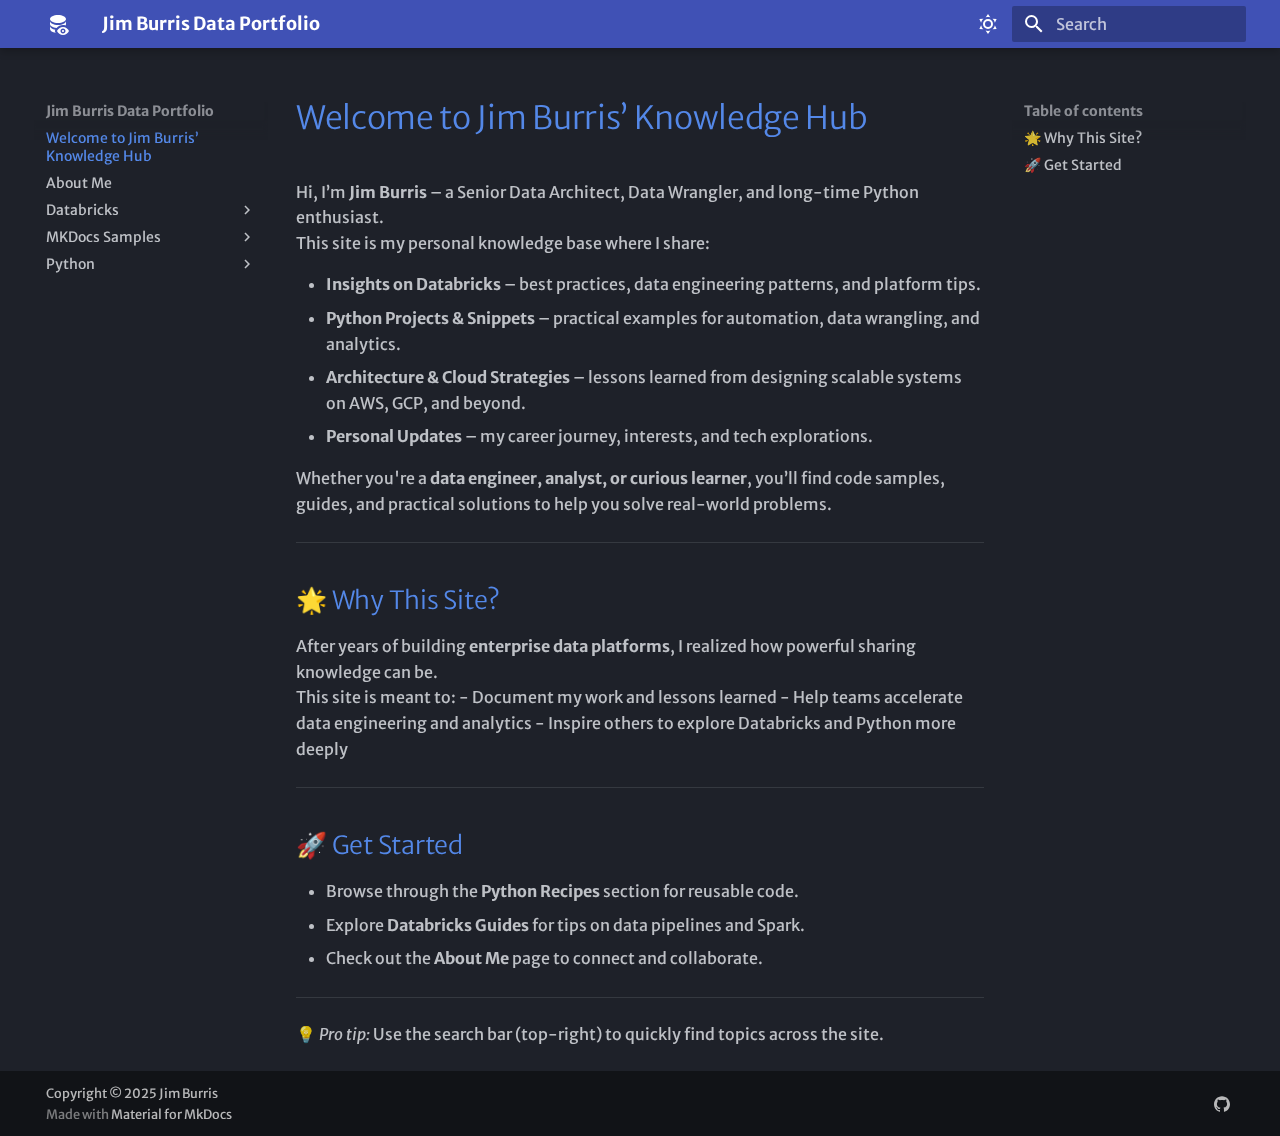
<file: index.html>
<!doctype html>
<html lang="en" class="no-js">
  <head>
    
      <meta charset="utf-8">
      <meta name="viewport" content="width=device-width,initial-scale=1">
      
      
      
        <link rel="canonical" href="https://jimburris.github.io/data-portfolio/">
      
      
      
        <link rel="next" href="About%20Me/">
      
      
      <link rel="icon" href="assets/images/favicon.png">
      <meta name="generator" content="mkdocs-1.6.1, mkdocs-material-9.6.19">
    
    
      
        <title>Jim Burris Data Portfolio</title>
      
    
    
      <link rel="stylesheet" href="assets/stylesheets/main.7e37652d.min.css">
      
        
        <link rel="stylesheet" href="assets/stylesheets/palette.06af60db.min.css">
      
      


    
    
      
    
    
      
        
        
        <link rel="preconnect" href="https://fonts.gstatic.com" crossorigin>
        <link rel="stylesheet" href="https://fonts.googleapis.com/css?family=Merriweather+Sans:300,300i,400,400i,700,700i%7CRed+Hat+Mono:400,400i,700,700i&display=fallback">
        <style>:root{--md-text-font:"Merriweather Sans";--md-code-font:"Red Hat Mono"}</style>
      
    
    
      <link rel="stylesheet" href="stylesheets/extra.css">
    
    <script>__md_scope=new URL(".",location),__md_hash=e=>[...e].reduce(((e,_)=>(e<<5)-e+_.charCodeAt(0)),0),__md_get=(e,_=localStorage,t=__md_scope)=>JSON.parse(_.getItem(t.pathname+"."+e)),__md_set=(e,_,t=localStorage,a=__md_scope)=>{try{t.setItem(a.pathname+"."+e,JSON.stringify(_))}catch(e){}}</script>
    
      

    
    
    
  </head>
  
  
    
    
      
    
    
    
    
    <body dir="ltr" data-md-color-scheme="slate" data-md-color-primary="indigo" data-md-color-accent="deep-purple">
  
    
    <input class="md-toggle" data-md-toggle="drawer" type="checkbox" id="__drawer" autocomplete="off">
    <input class="md-toggle" data-md-toggle="search" type="checkbox" id="__search" autocomplete="off">
    <label class="md-overlay" for="__drawer"></label>
    <div data-md-component="skip">
      
        
        <a href="#welcome-to-jim-burris-knowledge-hub" class="md-skip">
          Skip to content
        </a>
      
    </div>
    <div data-md-component="announce">
      
    </div>
    
    
      

  

<header class="md-header md-header--shadow" data-md-component="header">
  <nav class="md-header__inner md-grid" aria-label="Header">
    <a href="." title="Jim Burris Data Portfolio" class="md-header__button md-logo" aria-label="Jim Burris Data Portfolio" data-md-component="logo">
      
  
  <svg xmlns="http://www.w3.org/2000/svg" viewBox="0 0 24 24"><path d="M4 12V9c0 2.2 3.6 4 8 4s8-1.8 8-4v3c0 .5-.2.9-.5 1.4-.8-.3-1.6-.4-2.5-.4-2.5 0-4.9 1.1-6.4 2.9C6.8 15.6 4 14 4 12m8-1c4.4 0 8-1.8 8-4s-3.6-4-8-4-8 1.8-8 4 3.6 4 8 4m-2.9 8.7-.3-.7.3-.7c.1-.2.2-.3.2-.5-3.1-.6-5.3-2-5.3-3.8v3c0 1.8 2.4 3.3 5.7 3.8-.2-.3-.4-.7-.6-1.1M17 18c-.6 0-1 .4-1 1s.4 1 1 1 1-.4 1-1-.4-1-1-1m6 1c-.9 2.3-3.3 4-6 4s-5.1-1.7-6-4c.9-2.3 3.3-4 6-4s5.1 1.7 6 4m-3.5 0c0-1.4-1.1-2.5-2.5-2.5s-2.5 1.1-2.5 2.5 1.1 2.5 2.5 2.5 2.5-1.1 2.5-2.5"/></svg>

    </a>
    <label class="md-header__button md-icon" for="__drawer">
      
      <svg xmlns="http://www.w3.org/2000/svg" viewBox="0 0 24 24"><path d="M3 6h18v2H3zm0 5h18v2H3zm0 5h18v2H3z"/></svg>
    </label>
    <div class="md-header__title" data-md-component="header-title">
      <div class="md-header__ellipsis">
        <div class="md-header__topic">
          <span class="md-ellipsis">
            Jim Burris Data Portfolio
          </span>
        </div>
        <div class="md-header__topic" data-md-component="header-topic">
          <span class="md-ellipsis">
            
              Welcome to Jim Burris’ Knowledge Hub
            
          </span>
        </div>
      </div>
    </div>
    
      
        <form class="md-header__option" data-md-component="palette">
  
    
    
    
    <input class="md-option" data-md-color-media="" data-md-color-scheme="slate" data-md-color-primary="indigo" data-md-color-accent="deep-purple"  aria-label="Dark mode"  type="radio" name="__palette" id="__palette_0">
    
      <label class="md-header__button md-icon" title="Dark mode" for="__palette_1" hidden>
        <svg xmlns="http://www.w3.org/2000/svg" viewBox="0 0 24 24"><path d="M12 7a5 5 0 0 1 5 5 5 5 0 0 1-5 5 5 5 0 0 1-5-5 5 5 0 0 1 5-5m0 2a3 3 0 0 0-3 3 3 3 0 0 0 3 3 3 3 0 0 0 3-3 3 3 0 0 0-3-3m0-7 2.39 3.42C13.65 5.15 12.84 5 12 5s-1.65.15-2.39.42zM3.34 7l4.16-.35A7.2 7.2 0 0 0 5.94 8.5c-.44.74-.69 1.5-.83 2.29zm.02 10 1.76-3.77a7.131 7.131 0 0 0 2.38 4.14zM20.65 7l-1.77 3.79a7.02 7.02 0 0 0-2.38-4.15zm-.01 10-4.14.36c.59-.51 1.12-1.14 1.54-1.86.42-.73.69-1.5.83-2.29zM12 22l-2.41-3.44c.74.27 1.55.44 2.41.44.82 0 1.63-.17 2.37-.44z"/></svg>
      </label>
    
  
    
    
    
    <input class="md-option" data-md-color-media="" data-md-color-scheme="default" data-md-color-primary="indigo" data-md-color-accent="deep-orange"  aria-label="Light mode"  type="radio" name="__palette" id="__palette_1">
    
      <label class="md-header__button md-icon" title="Light mode" for="__palette_0" hidden>
        <svg xmlns="http://www.w3.org/2000/svg" viewBox="0 0 24 24"><path d="m17.75 4.09-2.53 1.94.91 3.06-2.63-1.81-2.63 1.81.91-3.06-2.53-1.94L12.44 4l1.06-3 1.06 3zm3.5 6.91-1.64 1.25.59 1.98-1.7-1.17-1.7 1.17.59-1.98L15.75 11l2.06-.05L18.5 9l.69 1.95zm-2.28 4.95c.83-.08 1.72 1.1 1.19 1.85-.32.45-.66.87-1.08 1.27C15.17 23 8.84 23 4.94 19.07c-3.91-3.9-3.91-10.24 0-14.14.4-.4.82-.76 1.27-1.08.75-.53 1.93.36 1.85 1.19-.27 2.86.69 5.83 2.89 8.02a9.96 9.96 0 0 0 8.02 2.89m-1.64 2.02a12.08 12.08 0 0 1-7.8-3.47c-2.17-2.19-3.33-5-3.49-7.82-2.81 3.14-2.7 7.96.31 10.98 3.02 3.01 7.84 3.12 10.98.31"/></svg>
      </label>
    
  
</form>
      
    
    
      <script>var palette=__md_get("__palette");if(palette&&palette.color){if("(prefers-color-scheme)"===palette.color.media){var media=matchMedia("(prefers-color-scheme: light)"),input=document.querySelector(media.matches?"[data-md-color-media='(prefers-color-scheme: light)']":"[data-md-color-media='(prefers-color-scheme: dark)']");palette.color.media=input.getAttribute("data-md-color-media"),palette.color.scheme=input.getAttribute("data-md-color-scheme"),palette.color.primary=input.getAttribute("data-md-color-primary"),palette.color.accent=input.getAttribute("data-md-color-accent")}for(var[key,value]of Object.entries(palette.color))document.body.setAttribute("data-md-color-"+key,value)}</script>
    
    
    
      
      
        <label class="md-header__button md-icon" for="__search">
          
          <svg xmlns="http://www.w3.org/2000/svg" viewBox="0 0 24 24"><path d="M9.5 3A6.5 6.5 0 0 1 16 9.5c0 1.61-.59 3.09-1.56 4.23l.27.27h.79l5 5-1.5 1.5-5-5v-.79l-.27-.27A6.52 6.52 0 0 1 9.5 16 6.5 6.5 0 0 1 3 9.5 6.5 6.5 0 0 1 9.5 3m0 2C7 5 5 7 5 9.5S7 14 9.5 14 14 12 14 9.5 12 5 9.5 5"/></svg>
        </label>
        <div class="md-search" data-md-component="search" role="dialog">
  <label class="md-search__overlay" for="__search"></label>
  <div class="md-search__inner" role="search">
    <form class="md-search__form" name="search">
      <input type="text" class="md-search__input" name="query" aria-label="Search" placeholder="Search" autocapitalize="off" autocorrect="off" autocomplete="off" spellcheck="false" data-md-component="search-query" required>
      <label class="md-search__icon md-icon" for="__search">
        
        <svg xmlns="http://www.w3.org/2000/svg" viewBox="0 0 24 24"><path d="M9.5 3A6.5 6.5 0 0 1 16 9.5c0 1.61-.59 3.09-1.56 4.23l.27.27h.79l5 5-1.5 1.5-5-5v-.79l-.27-.27A6.52 6.52 0 0 1 9.5 16 6.5 6.5 0 0 1 3 9.5 6.5 6.5 0 0 1 9.5 3m0 2C7 5 5 7 5 9.5S7 14 9.5 14 14 12 14 9.5 12 5 9.5 5"/></svg>
        
        <svg xmlns="http://www.w3.org/2000/svg" viewBox="0 0 24 24"><path d="M20 11v2H8l5.5 5.5-1.42 1.42L4.16 12l7.92-7.92L13.5 5.5 8 11z"/></svg>
      </label>
      <nav class="md-search__options" aria-label="Search">
        
        <button type="reset" class="md-search__icon md-icon" title="Clear" aria-label="Clear" tabindex="-1">
          
          <svg xmlns="http://www.w3.org/2000/svg" viewBox="0 0 24 24"><path d="M19 6.41 17.59 5 12 10.59 6.41 5 5 6.41 10.59 12 5 17.59 6.41 19 12 13.41 17.59 19 19 17.59 13.41 12z"/></svg>
        </button>
      </nav>
      
    </form>
    <div class="md-search__output">
      <div class="md-search__scrollwrap" tabindex="0" data-md-scrollfix>
        <div class="md-search-result" data-md-component="search-result">
          <div class="md-search-result__meta">
            Initializing search
          </div>
          <ol class="md-search-result__list" role="presentation"></ol>
        </div>
      </div>
    </div>
  </div>
</div>
      
    
    
  </nav>
  
</header>
    
    <div class="md-container" data-md-component="container">
      
      
        
          
        
      
      <main class="md-main" data-md-component="main">
        <div class="md-main__inner md-grid">
          
            
              
              <div class="md-sidebar md-sidebar--primary" data-md-component="sidebar" data-md-type="navigation" >
                <div class="md-sidebar__scrollwrap">
                  <div class="md-sidebar__inner">
                    



<nav class="md-nav md-nav--primary" aria-label="Navigation" data-md-level="0">
  <label class="md-nav__title" for="__drawer">
    <a href="." title="Jim Burris Data Portfolio" class="md-nav__button md-logo" aria-label="Jim Burris Data Portfolio" data-md-component="logo">
      
  
  <svg xmlns="http://www.w3.org/2000/svg" viewBox="0 0 24 24"><path d="M4 12V9c0 2.2 3.6 4 8 4s8-1.8 8-4v3c0 .5-.2.9-.5 1.4-.8-.3-1.6-.4-2.5-.4-2.5 0-4.9 1.1-6.4 2.9C6.8 15.6 4 14 4 12m8-1c4.4 0 8-1.8 8-4s-3.6-4-8-4-8 1.8-8 4 3.6 4 8 4m-2.9 8.7-.3-.7.3-.7c.1-.2.2-.3.2-.5-3.1-.6-5.3-2-5.3-3.8v3c0 1.8 2.4 3.3 5.7 3.8-.2-.3-.4-.7-.6-1.1M17 18c-.6 0-1 .4-1 1s.4 1 1 1 1-.4 1-1-.4-1-1-1m6 1c-.9 2.3-3.3 4-6 4s-5.1-1.7-6-4c.9-2.3 3.3-4 6-4s5.1 1.7 6 4m-3.5 0c0-1.4-1.1-2.5-2.5-2.5s-2.5 1.1-2.5 2.5 1.1 2.5 2.5 2.5 2.5-1.1 2.5-2.5"/></svg>

    </a>
    Jim Burris Data Portfolio
  </label>
  
  <ul class="md-nav__list" data-md-scrollfix>
    
      
      
  
  
    
  
  
  
    <li class="md-nav__item md-nav__item--active">
      
      <input class="md-nav__toggle md-toggle" type="checkbox" id="__toc">
      
      
        
      
      
        <label class="md-nav__link md-nav__link--active" for="__toc">
          
  
  
  <span class="md-ellipsis">
    Welcome to Jim Burris’ Knowledge Hub
    
  </span>
  

          <span class="md-nav__icon md-icon"></span>
        </label>
      
      <a href="." class="md-nav__link md-nav__link--active">
        
  
  
  <span class="md-ellipsis">
    Welcome to Jim Burris’ Knowledge Hub
    
  </span>
  

      </a>
      
        

<nav class="md-nav md-nav--secondary" aria-label="Table of contents">
  
  
  
    
  
  
    <label class="md-nav__title" for="__toc">
      <span class="md-nav__icon md-icon"></span>
      Table of contents
    </label>
    <ul class="md-nav__list" data-md-component="toc" data-md-scrollfix>
      
        <li class="md-nav__item">
  <a href="#why-this-site" class="md-nav__link">
    <span class="md-ellipsis">
      🌟 Why This Site?
    </span>
  </a>
  
</li>
      
        <li class="md-nav__item">
  <a href="#get-started" class="md-nav__link">
    <span class="md-ellipsis">
      🚀 Get Started
    </span>
  </a>
  
</li>
      
    </ul>
  
</nav>
      
    </li>
  

    
      
      
  
  
  
  
    <li class="md-nav__item">
      <a href="About%20Me/" class="md-nav__link">
        
  
  
  <span class="md-ellipsis">
    About Me
    
  </span>
  

      </a>
    </li>
  

    
      
      
  
  
  
  
    
    
    
    
    
    <li class="md-nav__item md-nav__item--nested">
      
        
        
        <input class="md-nav__toggle md-toggle " type="checkbox" id="__nav_3" >
        
          
          <label class="md-nav__link" for="__nav_3" id="__nav_3_label" tabindex="0">
            
  
  
  <span class="md-ellipsis">
    Databricks
    
  </span>
  

            <span class="md-nav__icon md-icon"></span>
          </label>
        
        <nav class="md-nav" data-md-level="1" aria-labelledby="__nav_3_label" aria-expanded="false">
          <label class="md-nav__title" for="__nav_3">
            <span class="md-nav__icon md-icon"></span>
            Databricks
          </label>
          <ul class="md-nav__list" data-md-scrollfix>
            
              
                
  
  
  
  
    <li class="md-nav__item">
      <a href="Databricks/samples/" class="md-nav__link">
        
  
  
  <span class="md-ellipsis">
    Samples
    
  </span>
  

      </a>
    </li>
  

              
            
          </ul>
        </nav>
      
    </li>
  

    
      
      
  
  
  
  
    
    
    
    
    
    <li class="md-nav__item md-nav__item--nested">
      
        
        
        <input class="md-nav__toggle md-toggle " type="checkbox" id="__nav_4" >
        
          
          <label class="md-nav__link" for="__nav_4" id="__nav_4_label" tabindex="0">
            
  
  
  <span class="md-ellipsis">
    MKDocs Samples
    
  </span>
  

            <span class="md-nav__icon md-icon"></span>
          </label>
        
        <nav class="md-nav" data-md-level="1" aria-labelledby="__nav_4_label" aria-expanded="false">
          <label class="md-nav__title" for="__nav_4">
            <span class="md-nav__icon md-icon"></span>
            MKDocs Samples
          </label>
          <ul class="md-nav__list" data-md-scrollfix>
            
              
                
  
  
  
  
    <li class="md-nav__item">
      <a href="MKDocs%20Samples/" class="md-nav__link">
        
  
  
  <span class="md-ellipsis">
    Welcome Sample
    
  </span>
  

      </a>
    </li>
  

              
            
              
                
  
  
  
  
    <li class="md-nav__item">
      <a href="MKDocs%20Samples/admonitions/" class="md-nav__link">
        
  
  
  <span class="md-ellipsis">
    Admonitions
    
  </span>
  

      </a>
    </li>
  

              
            
              
                
  
  
  
  
    <li class="md-nav__item">
      <a href="MKDocs%20Samples/code-examples/" class="md-nav__link">
        
  
  
  <span class="md-ellipsis">
    Code examples
    
  </span>
  

      </a>
    </li>
  

              
            
              
                
  
  
  
  
    <li class="md-nav__item">
      <a href="MKDocs%20Samples/content-tabs/" class="md-nav__link">
        
  
  
  <span class="md-ellipsis">
    Content tabs
    
  </span>
  

      </a>
    </li>
  

              
            
              
                
  
  
  
  
    <li class="md-nav__item">
      <a href="MKDocs%20Samples/diagram-examples/" class="md-nav__link">
        
  
  
  <span class="md-ellipsis">
    Diagram Examples
    
  </span>
  

      </a>
    </li>
  

              
            
          </ul>
        </nav>
      
    </li>
  

    
      
      
  
  
  
  
    
    
    
    
    
    <li class="md-nav__item md-nav__item--nested">
      
        
        
        <input class="md-nav__toggle md-toggle " type="checkbox" id="__nav_5" >
        
          
          <label class="md-nav__link" for="__nav_5" id="__nav_5_label" tabindex="0">
            
  
  
  <span class="md-ellipsis">
    Python
    
  </span>
  

            <span class="md-nav__icon md-icon"></span>
          </label>
        
        <nav class="md-nav" data-md-level="1" aria-labelledby="__nav_5_label" aria-expanded="false">
          <label class="md-nav__title" for="__nav_5">
            <span class="md-nav__icon md-icon"></span>
            Python
          </label>
          <ul class="md-nav__list" data-md-scrollfix>
            
              
                
  
  
  
  
    <li class="md-nav__item">
      <a href="Python/Welcome/" class="md-nav__link">
        
  
  
  <span class="md-ellipsis">
    Welcome
    
  </span>
  

      </a>
    </li>
  

              
            
          </ul>
        </nav>
      
    </li>
  

    
  </ul>
</nav>
                  </div>
                </div>
              </div>
            
            
              
              <div class="md-sidebar md-sidebar--secondary" data-md-component="sidebar" data-md-type="toc" >
                <div class="md-sidebar__scrollwrap">
                  <div class="md-sidebar__inner">
                    

<nav class="md-nav md-nav--secondary" aria-label="Table of contents">
  
  
  
    
  
  
    <label class="md-nav__title" for="__toc">
      <span class="md-nav__icon md-icon"></span>
      Table of contents
    </label>
    <ul class="md-nav__list" data-md-component="toc" data-md-scrollfix>
      
        <li class="md-nav__item">
  <a href="#why-this-site" class="md-nav__link">
    <span class="md-ellipsis">
      🌟 Why This Site?
    </span>
  </a>
  
</li>
      
        <li class="md-nav__item">
  <a href="#get-started" class="md-nav__link">
    <span class="md-ellipsis">
      🚀 Get Started
    </span>
  </a>
  
</li>
      
    </ul>
  
</nav>
                  </div>
                </div>
              </div>
            
          
          
            <div class="md-content" data-md-component="content">
              <article class="md-content__inner md-typeset">
                
                  



<h1 id="welcome-to-jim-burris-knowledge-hub">Welcome to Jim Burris’ Knowledge Hub</h1>
<p>Hi, I’m <strong>Jim Burris</strong> – a Senior Data Architect, Data Wrangler, and long-time Python enthusiast.<br />
This site is my personal knowledge base where I share:</p>
<ul>
<li><strong>Insights on Databricks</strong> – best practices, data engineering patterns, and platform tips.</li>
<li><strong>Python Projects &amp; Snippets</strong> – practical examples for automation, data wrangling, and analytics.</li>
<li><strong>Architecture &amp; Cloud Strategies</strong> – lessons learned from designing scalable systems on AWS, GCP, and beyond.</li>
<li><strong>Personal Updates</strong> – my career journey, interests, and tech explorations.</li>
</ul>
<p>Whether you're a <strong>data engineer, analyst, or curious learner</strong>, you’ll find code samples, guides, and practical solutions to help you solve real-world problems.</p>
<hr />
<h2 id="why-this-site">🌟 Why This Site?</h2>
<p>After years of building <strong>enterprise data platforms</strong>, I realized how powerful sharing knowledge can be.<br />
This site is meant to:
- Document my work and lessons learned
- Help teams accelerate data engineering and analytics
- Inspire others to explore Databricks and Python more deeply</p>
<hr />
<h2 id="get-started">🚀 Get Started</h2>
<ul>
<li>Browse through the <strong>Python Recipes</strong> section for reusable code.</li>
<li>Explore <strong>Databricks Guides</strong> for tips on data pipelines and Spark.</li>
<li>Check out the <strong>About Me</strong> page to connect and collaborate.</li>
</ul>
<hr />
<p>💡 <em>Pro tip:</em> Use the search bar (top-right) to quickly find topics across the site.</p>












                
              </article>
            </div>
          
          
<script>var target=document.getElementById(location.hash.slice(1));target&&target.name&&(target.checked=target.name.startsWith("__tabbed_"))</script>
        </div>
        
      </main>
      
        <footer class="md-footer">
  
  <div class="md-footer-meta md-typeset">
    <div class="md-footer-meta__inner md-grid">
      <div class="md-copyright">
  
    <div class="md-copyright__highlight">
      Copyright &copy; 2025 Jim Burris
    </div>
  
  
    Made with
    <a href="https://squidfunk.github.io/mkdocs-material/" target="_blank" rel="noopener">
      Material for MkDocs
    </a>
  
</div>
      
        
<div class="md-social">
  
    
    
    
    
      
      
    
    <a href="https://github.com/jrburris" target="_blank" rel="noopener" title="github.com" class="md-social__link">
      <svg xmlns="http://www.w3.org/2000/svg" viewBox="0 0 24 24"><path d="M12 .297c-6.63 0-12 5.373-12 12 0 5.303 3.438 9.8 8.205 11.385.6.113.82-.258.82-.577 0-.285-.01-1.04-.015-2.04-3.338.724-4.042-1.61-4.042-1.61C4.422 18.07 3.633 17.7 3.633 17.7c-1.087-.744.084-.729.084-.729 1.205.084 1.838 1.236 1.838 1.236 1.07 1.835 2.809 1.305 3.495.998.108-.776.417-1.305.76-1.605-2.665-.3-5.466-1.332-5.466-5.93 0-1.31.465-2.38 1.235-3.22-.135-.303-.54-1.523.105-3.176 0 0 1.005-.322 3.3 1.23.96-.267 1.98-.399 3-.405 1.02.006 2.04.138 3 .405 2.28-1.552 3.285-1.23 3.285-1.23.645 1.653.24 2.873.12 3.176.765.84 1.23 1.91 1.23 3.22 0 4.61-2.805 5.625-5.475 5.92.42.36.81 1.096.81 2.22 0 1.606-.015 2.896-.015 3.286 0 .315.21.69.825.57C20.565 22.092 24 17.592 24 12.297c0-6.627-5.373-12-12-12"/></svg>
    </a>
  
</div>
      
    </div>
  </div>
</footer>
      
    </div>
    <div class="md-dialog" data-md-component="dialog">
      <div class="md-dialog__inner md-typeset"></div>
    </div>
    
    
    
      
      <script id="__config" type="application/json">{"base": ".", "features": [], "search": "assets/javascripts/workers/search.973d3a69.min.js", "tags": null, "translations": {"clipboard.copied": "Copied to clipboard", "clipboard.copy": "Copy to clipboard", "search.result.more.one": "1 more on this page", "search.result.more.other": "# more on this page", "search.result.none": "No matching documents", "search.result.one": "1 matching document", "search.result.other": "# matching documents", "search.result.placeholder": "Type to start searching", "search.result.term.missing": "Missing", "select.version": "Select version"}, "version": null}</script>
    
    
      <script src="assets/javascripts/bundle.92b07e13.min.js"></script>
      
    
  </body>
</html>
</file>
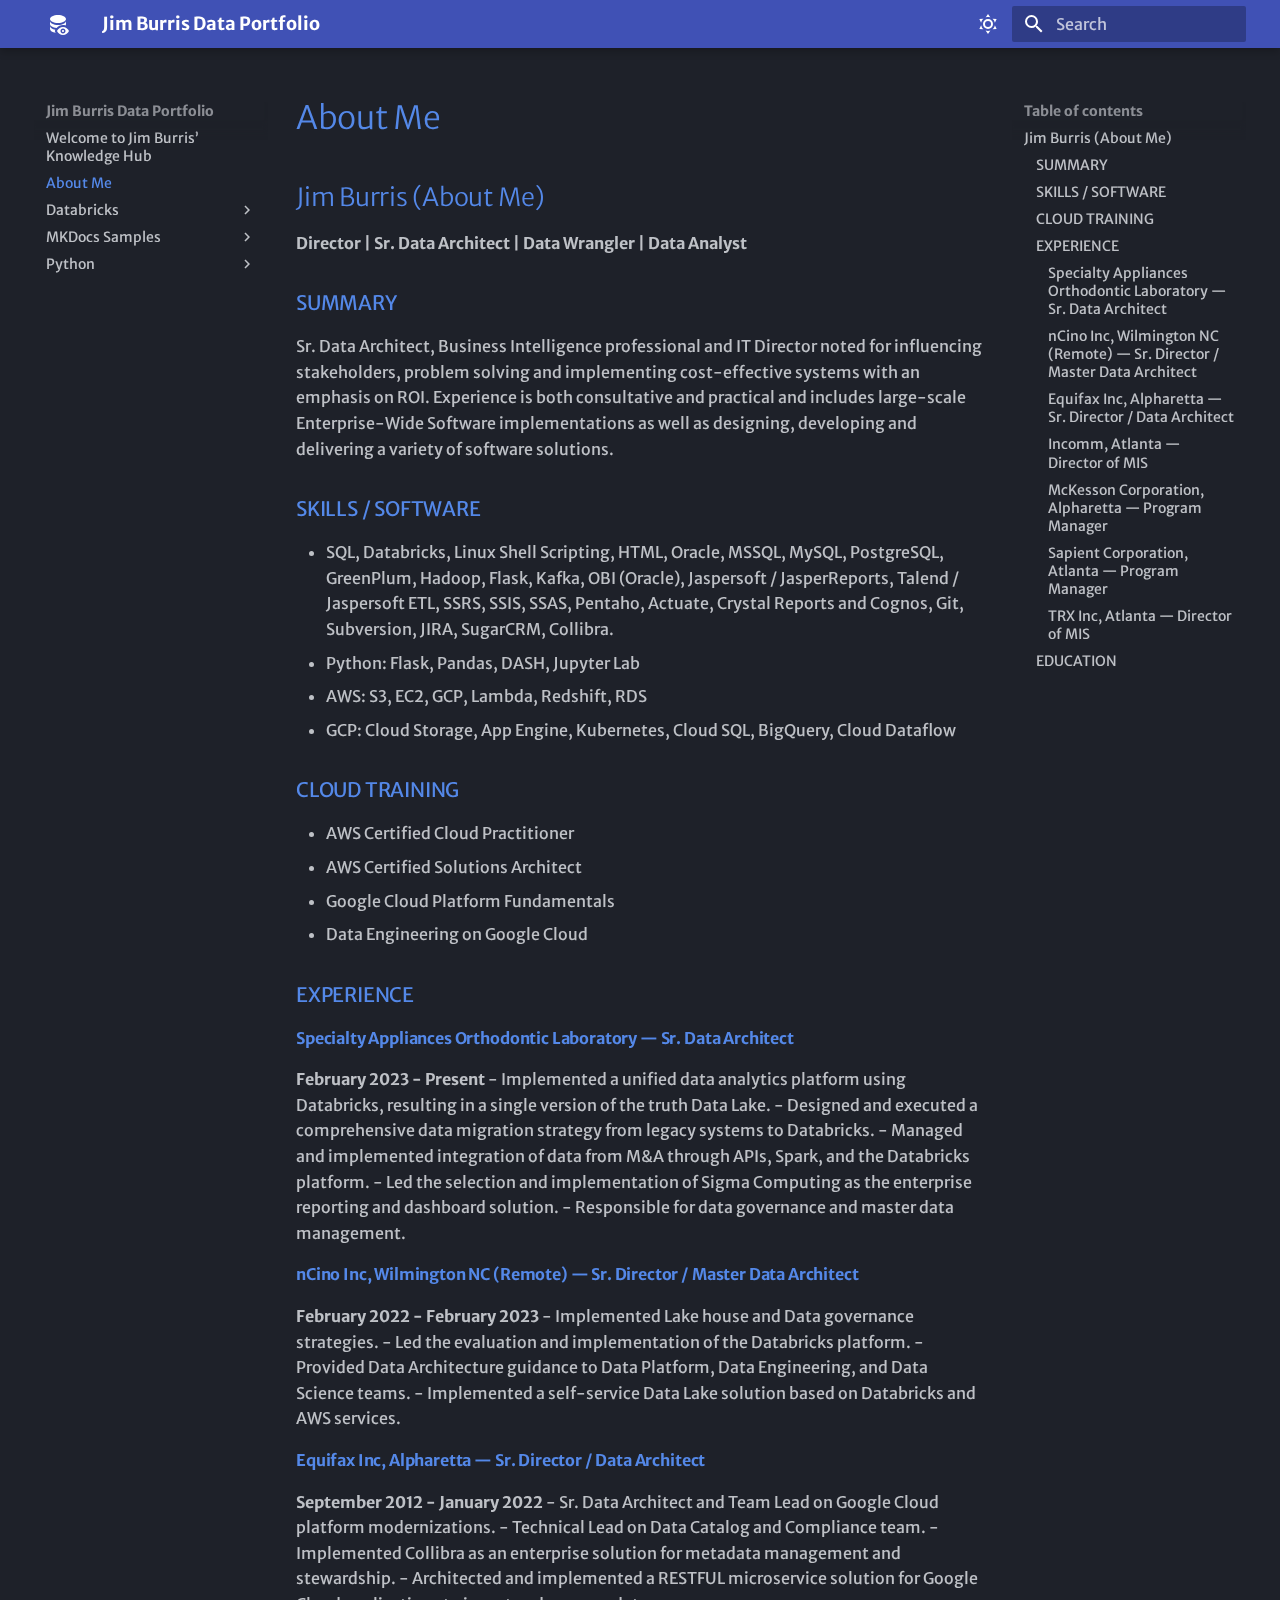
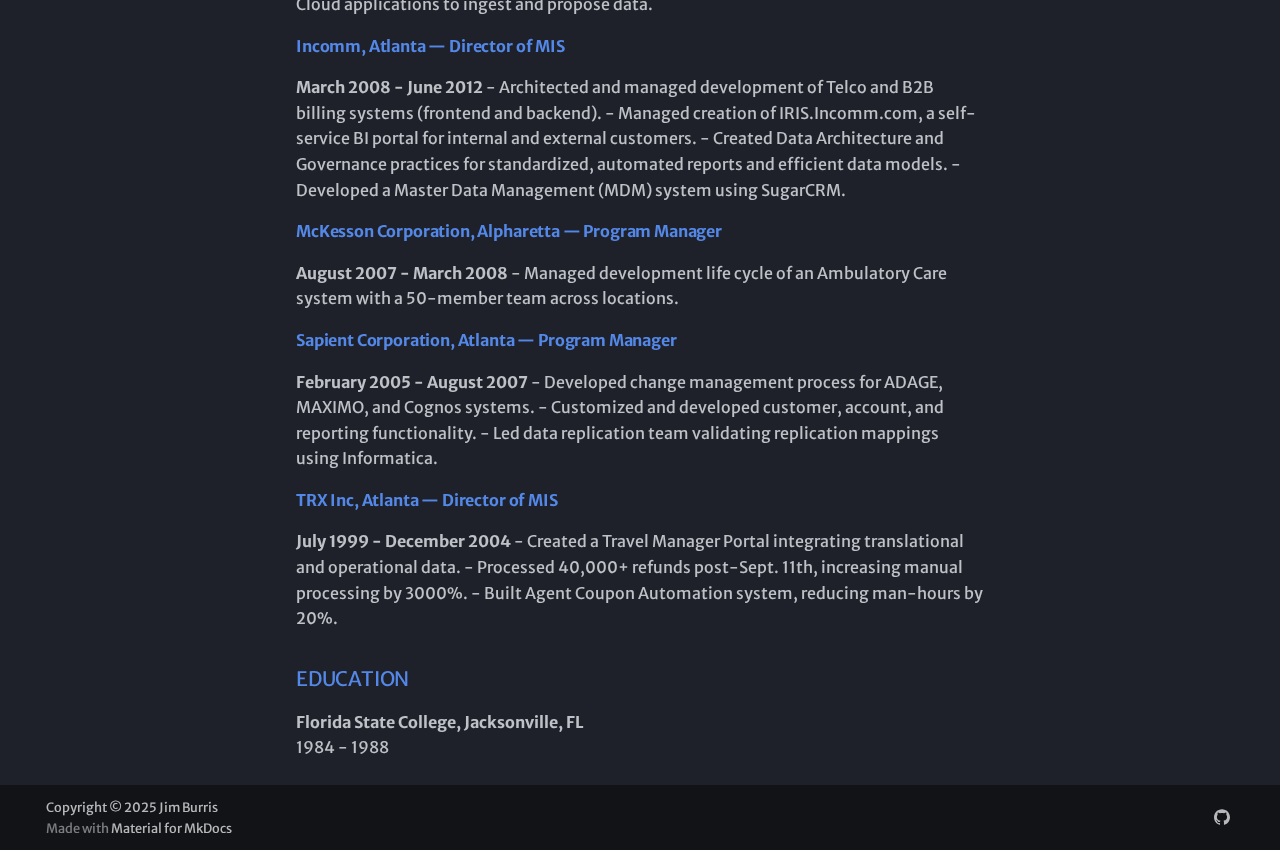
<file: About Me/index.html>
<!doctype html>
<html lang="en" class="no-js">
  <head>
    
      <meta charset="utf-8">
      <meta name="viewport" content="width=device-width,initial-scale=1">
      
      
      
        <link rel="canonical" href="https://jimburris.github.io/data-portfolio/About%20Me/">
      
      
        <link rel="prev" href="..">
      
      
        <link rel="next" href="../Databricks/samples/">
      
      
      <link rel="icon" href="../assets/images/favicon.png">
      <meta name="generator" content="mkdocs-1.6.1, mkdocs-material-9.6.19">
    
    
      
        <title>About Me - Jim Burris Data Portfolio</title>
      
    
    
      <link rel="stylesheet" href="../assets/stylesheets/main.7e37652d.min.css">
      
        
        <link rel="stylesheet" href="../assets/stylesheets/palette.06af60db.min.css">
      
      


    
    
      
    
    
      
        
        
        <link rel="preconnect" href="https://fonts.gstatic.com" crossorigin>
        <link rel="stylesheet" href="https://fonts.googleapis.com/css?family=Merriweather+Sans:300,300i,400,400i,700,700i%7CRed+Hat+Mono:400,400i,700,700i&display=fallback">
        <style>:root{--md-text-font:"Merriweather Sans";--md-code-font:"Red Hat Mono"}</style>
      
    
    
      <link rel="stylesheet" href="../stylesheets/extra.css">
    
    <script>__md_scope=new URL("..",location),__md_hash=e=>[...e].reduce(((e,_)=>(e<<5)-e+_.charCodeAt(0)),0),__md_get=(e,_=localStorage,t=__md_scope)=>JSON.parse(_.getItem(t.pathname+"."+e)),__md_set=(e,_,t=localStorage,a=__md_scope)=>{try{t.setItem(a.pathname+"."+e,JSON.stringify(_))}catch(e){}}</script>
    
      

    
    
    
  </head>
  
  
    
    
      
    
    
    
    
    <body dir="ltr" data-md-color-scheme="slate" data-md-color-primary="indigo" data-md-color-accent="deep-purple">
  
    
    <input class="md-toggle" data-md-toggle="drawer" type="checkbox" id="__drawer" autocomplete="off">
    <input class="md-toggle" data-md-toggle="search" type="checkbox" id="__search" autocomplete="off">
    <label class="md-overlay" for="__drawer"></label>
    <div data-md-component="skip">
      
        
        <a href="#jim-burris-about-me" class="md-skip">
          Skip to content
        </a>
      
    </div>
    <div data-md-component="announce">
      
    </div>
    
    
      

  

<header class="md-header md-header--shadow" data-md-component="header">
  <nav class="md-header__inner md-grid" aria-label="Header">
    <a href=".." title="Jim Burris Data Portfolio" class="md-header__button md-logo" aria-label="Jim Burris Data Portfolio" data-md-component="logo">
      
  
  <svg xmlns="http://www.w3.org/2000/svg" viewBox="0 0 24 24"><path d="M4 12V9c0 2.2 3.6 4 8 4s8-1.8 8-4v3c0 .5-.2.9-.5 1.4-.8-.3-1.6-.4-2.5-.4-2.5 0-4.9 1.1-6.4 2.9C6.8 15.6 4 14 4 12m8-1c4.4 0 8-1.8 8-4s-3.6-4-8-4-8 1.8-8 4 3.6 4 8 4m-2.9 8.7-.3-.7.3-.7c.1-.2.2-.3.2-.5-3.1-.6-5.3-2-5.3-3.8v3c0 1.8 2.4 3.3 5.7 3.8-.2-.3-.4-.7-.6-1.1M17 18c-.6 0-1 .4-1 1s.4 1 1 1 1-.4 1-1-.4-1-1-1m6 1c-.9 2.3-3.3 4-6 4s-5.1-1.7-6-4c.9-2.3 3.3-4 6-4s5.1 1.7 6 4m-3.5 0c0-1.4-1.1-2.5-2.5-2.5s-2.5 1.1-2.5 2.5 1.1 2.5 2.5 2.5 2.5-1.1 2.5-2.5"/></svg>

    </a>
    <label class="md-header__button md-icon" for="__drawer">
      
      <svg xmlns="http://www.w3.org/2000/svg" viewBox="0 0 24 24"><path d="M3 6h18v2H3zm0 5h18v2H3zm0 5h18v2H3z"/></svg>
    </label>
    <div class="md-header__title" data-md-component="header-title">
      <div class="md-header__ellipsis">
        <div class="md-header__topic">
          <span class="md-ellipsis">
            Jim Burris Data Portfolio
          </span>
        </div>
        <div class="md-header__topic" data-md-component="header-topic">
          <span class="md-ellipsis">
            
              About Me
            
          </span>
        </div>
      </div>
    </div>
    
      
        <form class="md-header__option" data-md-component="palette">
  
    
    
    
    <input class="md-option" data-md-color-media="" data-md-color-scheme="slate" data-md-color-primary="indigo" data-md-color-accent="deep-purple"  aria-label="Dark mode"  type="radio" name="__palette" id="__palette_0">
    
      <label class="md-header__button md-icon" title="Dark mode" for="__palette_1" hidden>
        <svg xmlns="http://www.w3.org/2000/svg" viewBox="0 0 24 24"><path d="M12 7a5 5 0 0 1 5 5 5 5 0 0 1-5 5 5 5 0 0 1-5-5 5 5 0 0 1 5-5m0 2a3 3 0 0 0-3 3 3 3 0 0 0 3 3 3 3 0 0 0 3-3 3 3 0 0 0-3-3m0-7 2.39 3.42C13.65 5.15 12.84 5 12 5s-1.65.15-2.39.42zM3.34 7l4.16-.35A7.2 7.2 0 0 0 5.94 8.5c-.44.74-.69 1.5-.83 2.29zm.02 10 1.76-3.77a7.131 7.131 0 0 0 2.38 4.14zM20.65 7l-1.77 3.79a7.02 7.02 0 0 0-2.38-4.15zm-.01 10-4.14.36c.59-.51 1.12-1.14 1.54-1.86.42-.73.69-1.5.83-2.29zM12 22l-2.41-3.44c.74.27 1.55.44 2.41.44.82 0 1.63-.17 2.37-.44z"/></svg>
      </label>
    
  
    
    
    
    <input class="md-option" data-md-color-media="" data-md-color-scheme="default" data-md-color-primary="indigo" data-md-color-accent="deep-orange"  aria-label="Light mode"  type="radio" name="__palette" id="__palette_1">
    
      <label class="md-header__button md-icon" title="Light mode" for="__palette_0" hidden>
        <svg xmlns="http://www.w3.org/2000/svg" viewBox="0 0 24 24"><path d="m17.75 4.09-2.53 1.94.91 3.06-2.63-1.81-2.63 1.81.91-3.06-2.53-1.94L12.44 4l1.06-3 1.06 3zm3.5 6.91-1.64 1.25.59 1.98-1.7-1.17-1.7 1.17.59-1.98L15.75 11l2.06-.05L18.5 9l.69 1.95zm-2.28 4.95c.83-.08 1.72 1.1 1.19 1.85-.32.45-.66.87-1.08 1.27C15.17 23 8.84 23 4.94 19.07c-3.91-3.9-3.91-10.24 0-14.14.4-.4.82-.76 1.27-1.08.75-.53 1.93.36 1.85 1.19-.27 2.86.69 5.83 2.89 8.02a9.96 9.96 0 0 0 8.02 2.89m-1.64 2.02a12.08 12.08 0 0 1-7.8-3.47c-2.17-2.19-3.33-5-3.49-7.82-2.81 3.14-2.7 7.96.31 10.98 3.02 3.01 7.84 3.12 10.98.31"/></svg>
      </label>
    
  
</form>
      
    
    
      <script>var palette=__md_get("__palette");if(palette&&palette.color){if("(prefers-color-scheme)"===palette.color.media){var media=matchMedia("(prefers-color-scheme: light)"),input=document.querySelector(media.matches?"[data-md-color-media='(prefers-color-scheme: light)']":"[data-md-color-media='(prefers-color-scheme: dark)']");palette.color.media=input.getAttribute("data-md-color-media"),palette.color.scheme=input.getAttribute("data-md-color-scheme"),palette.color.primary=input.getAttribute("data-md-color-primary"),palette.color.accent=input.getAttribute("data-md-color-accent")}for(var[key,value]of Object.entries(palette.color))document.body.setAttribute("data-md-color-"+key,value)}</script>
    
    
    
      
      
        <label class="md-header__button md-icon" for="__search">
          
          <svg xmlns="http://www.w3.org/2000/svg" viewBox="0 0 24 24"><path d="M9.5 3A6.5 6.5 0 0 1 16 9.5c0 1.61-.59 3.09-1.56 4.23l.27.27h.79l5 5-1.5 1.5-5-5v-.79l-.27-.27A6.52 6.52 0 0 1 9.5 16 6.5 6.5 0 0 1 3 9.5 6.5 6.5 0 0 1 9.5 3m0 2C7 5 5 7 5 9.5S7 14 9.5 14 14 12 14 9.5 12 5 9.5 5"/></svg>
        </label>
        <div class="md-search" data-md-component="search" role="dialog">
  <label class="md-search__overlay" for="__search"></label>
  <div class="md-search__inner" role="search">
    <form class="md-search__form" name="search">
      <input type="text" class="md-search__input" name="query" aria-label="Search" placeholder="Search" autocapitalize="off" autocorrect="off" autocomplete="off" spellcheck="false" data-md-component="search-query" required>
      <label class="md-search__icon md-icon" for="__search">
        
        <svg xmlns="http://www.w3.org/2000/svg" viewBox="0 0 24 24"><path d="M9.5 3A6.5 6.5 0 0 1 16 9.5c0 1.61-.59 3.09-1.56 4.23l.27.27h.79l5 5-1.5 1.5-5-5v-.79l-.27-.27A6.52 6.52 0 0 1 9.5 16 6.5 6.5 0 0 1 3 9.5 6.5 6.5 0 0 1 9.5 3m0 2C7 5 5 7 5 9.5S7 14 9.5 14 14 12 14 9.5 12 5 9.5 5"/></svg>
        
        <svg xmlns="http://www.w3.org/2000/svg" viewBox="0 0 24 24"><path d="M20 11v2H8l5.5 5.5-1.42 1.42L4.16 12l7.92-7.92L13.5 5.5 8 11z"/></svg>
      </label>
      <nav class="md-search__options" aria-label="Search">
        
        <button type="reset" class="md-search__icon md-icon" title="Clear" aria-label="Clear" tabindex="-1">
          
          <svg xmlns="http://www.w3.org/2000/svg" viewBox="0 0 24 24"><path d="M19 6.41 17.59 5 12 10.59 6.41 5 5 6.41 10.59 12 5 17.59 6.41 19 12 13.41 17.59 19 19 17.59 13.41 12z"/></svg>
        </button>
      </nav>
      
    </form>
    <div class="md-search__output">
      <div class="md-search__scrollwrap" tabindex="0" data-md-scrollfix>
        <div class="md-search-result" data-md-component="search-result">
          <div class="md-search-result__meta">
            Initializing search
          </div>
          <ol class="md-search-result__list" role="presentation"></ol>
        </div>
      </div>
    </div>
  </div>
</div>
      
    
    
  </nav>
  
</header>
    
    <div class="md-container" data-md-component="container">
      
      
        
          
        
      
      <main class="md-main" data-md-component="main">
        <div class="md-main__inner md-grid">
          
            
              
              <div class="md-sidebar md-sidebar--primary" data-md-component="sidebar" data-md-type="navigation" >
                <div class="md-sidebar__scrollwrap">
                  <div class="md-sidebar__inner">
                    



<nav class="md-nav md-nav--primary" aria-label="Navigation" data-md-level="0">
  <label class="md-nav__title" for="__drawer">
    <a href=".." title="Jim Burris Data Portfolio" class="md-nav__button md-logo" aria-label="Jim Burris Data Portfolio" data-md-component="logo">
      
  
  <svg xmlns="http://www.w3.org/2000/svg" viewBox="0 0 24 24"><path d="M4 12V9c0 2.2 3.6 4 8 4s8-1.8 8-4v3c0 .5-.2.9-.5 1.4-.8-.3-1.6-.4-2.5-.4-2.5 0-4.9 1.1-6.4 2.9C6.8 15.6 4 14 4 12m8-1c4.4 0 8-1.8 8-4s-3.6-4-8-4-8 1.8-8 4 3.6 4 8 4m-2.9 8.7-.3-.7.3-.7c.1-.2.2-.3.2-.5-3.1-.6-5.3-2-5.3-3.8v3c0 1.8 2.4 3.3 5.7 3.8-.2-.3-.4-.7-.6-1.1M17 18c-.6 0-1 .4-1 1s.4 1 1 1 1-.4 1-1-.4-1-1-1m6 1c-.9 2.3-3.3 4-6 4s-5.1-1.7-6-4c.9-2.3 3.3-4 6-4s5.1 1.7 6 4m-3.5 0c0-1.4-1.1-2.5-2.5-2.5s-2.5 1.1-2.5 2.5 1.1 2.5 2.5 2.5 2.5-1.1 2.5-2.5"/></svg>

    </a>
    Jim Burris Data Portfolio
  </label>
  
  <ul class="md-nav__list" data-md-scrollfix>
    
      
      
  
  
  
  
    <li class="md-nav__item">
      <a href=".." class="md-nav__link">
        
  
  
  <span class="md-ellipsis">
    Welcome to Jim Burris’ Knowledge Hub
    
  </span>
  

      </a>
    </li>
  

    
      
      
  
  
    
  
  
  
    <li class="md-nav__item md-nav__item--active">
      
      <input class="md-nav__toggle md-toggle" type="checkbox" id="__toc">
      
      
      
        <label class="md-nav__link md-nav__link--active" for="__toc">
          
  
  
  <span class="md-ellipsis">
    About Me
    
  </span>
  

          <span class="md-nav__icon md-icon"></span>
        </label>
      
      <a href="./" class="md-nav__link md-nav__link--active">
        
  
  
  <span class="md-ellipsis">
    About Me
    
  </span>
  

      </a>
      
        

<nav class="md-nav md-nav--secondary" aria-label="Table of contents">
  
  
  
  
    <label class="md-nav__title" for="__toc">
      <span class="md-nav__icon md-icon"></span>
      Table of contents
    </label>
    <ul class="md-nav__list" data-md-component="toc" data-md-scrollfix>
      
        <li class="md-nav__item">
  <a href="#jim-burris-about-me" class="md-nav__link">
    <span class="md-ellipsis">
      Jim Burris (About Me)
    </span>
  </a>
  
    <nav class="md-nav" aria-label="Jim Burris (About Me)">
      <ul class="md-nav__list">
        
          <li class="md-nav__item">
  <a href="#summary" class="md-nav__link">
    <span class="md-ellipsis">
      SUMMARY
    </span>
  </a>
  
</li>
        
          <li class="md-nav__item">
  <a href="#skills-software" class="md-nav__link">
    <span class="md-ellipsis">
      SKILLS / SOFTWARE
    </span>
  </a>
  
</li>
        
          <li class="md-nav__item">
  <a href="#cloud-training" class="md-nav__link">
    <span class="md-ellipsis">
      CLOUD TRAINING
    </span>
  </a>
  
</li>
        
          <li class="md-nav__item">
  <a href="#experience" class="md-nav__link">
    <span class="md-ellipsis">
      EXPERIENCE
    </span>
  </a>
  
    <nav class="md-nav" aria-label="EXPERIENCE">
      <ul class="md-nav__list">
        
          <li class="md-nav__item">
  <a href="#specialty-appliances-orthodontic-laboratory-sr-data-architect" class="md-nav__link">
    <span class="md-ellipsis">
      Specialty Appliances Orthodontic Laboratory — Sr. Data Architect
    </span>
  </a>
  
</li>
        
          <li class="md-nav__item">
  <a href="#ncino-inc-wilmington-nc-remote-sr-director-master-data-architect" class="md-nav__link">
    <span class="md-ellipsis">
      nCino Inc, Wilmington NC (Remote) — Sr. Director / Master Data Architect
    </span>
  </a>
  
</li>
        
          <li class="md-nav__item">
  <a href="#equifax-inc-alpharetta-sr-director-data-architect" class="md-nav__link">
    <span class="md-ellipsis">
      Equifax Inc, Alpharetta — Sr. Director / Data Architect
    </span>
  </a>
  
</li>
        
          <li class="md-nav__item">
  <a href="#incomm-atlanta-director-of-mis" class="md-nav__link">
    <span class="md-ellipsis">
      Incomm, Atlanta — Director of MIS
    </span>
  </a>
  
</li>
        
          <li class="md-nav__item">
  <a href="#mckesson-corporation-alpharetta-program-manager" class="md-nav__link">
    <span class="md-ellipsis">
      McKesson Corporation, Alpharetta — Program Manager
    </span>
  </a>
  
</li>
        
          <li class="md-nav__item">
  <a href="#sapient-corporation-atlanta-program-manager" class="md-nav__link">
    <span class="md-ellipsis">
      Sapient Corporation, Atlanta — Program Manager
    </span>
  </a>
  
</li>
        
          <li class="md-nav__item">
  <a href="#trx-inc-atlanta-director-of-mis" class="md-nav__link">
    <span class="md-ellipsis">
      TRX Inc, Atlanta — Director of MIS
    </span>
  </a>
  
</li>
        
      </ul>
    </nav>
  
</li>
        
          <li class="md-nav__item">
  <a href="#education" class="md-nav__link">
    <span class="md-ellipsis">
      EDUCATION
    </span>
  </a>
  
</li>
        
      </ul>
    </nav>
  
</li>
      
    </ul>
  
</nav>
      
    </li>
  

    
      
      
  
  
  
  
    
    
    
    
    
    <li class="md-nav__item md-nav__item--nested">
      
        
        
        <input class="md-nav__toggle md-toggle " type="checkbox" id="__nav_3" >
        
          
          <label class="md-nav__link" for="__nav_3" id="__nav_3_label" tabindex="0">
            
  
  
  <span class="md-ellipsis">
    Databricks
    
  </span>
  

            <span class="md-nav__icon md-icon"></span>
          </label>
        
        <nav class="md-nav" data-md-level="1" aria-labelledby="__nav_3_label" aria-expanded="false">
          <label class="md-nav__title" for="__nav_3">
            <span class="md-nav__icon md-icon"></span>
            Databricks
          </label>
          <ul class="md-nav__list" data-md-scrollfix>
            
              
                
  
  
  
  
    <li class="md-nav__item">
      <a href="../Databricks/samples/" class="md-nav__link">
        
  
  
  <span class="md-ellipsis">
    Samples
    
  </span>
  

      </a>
    </li>
  

              
            
          </ul>
        </nav>
      
    </li>
  

    
      
      
  
  
  
  
    
    
    
    
    
    <li class="md-nav__item md-nav__item--nested">
      
        
        
        <input class="md-nav__toggle md-toggle " type="checkbox" id="__nav_4" >
        
          
          <label class="md-nav__link" for="__nav_4" id="__nav_4_label" tabindex="0">
            
  
  
  <span class="md-ellipsis">
    MKDocs Samples
    
  </span>
  

            <span class="md-nav__icon md-icon"></span>
          </label>
        
        <nav class="md-nav" data-md-level="1" aria-labelledby="__nav_4_label" aria-expanded="false">
          <label class="md-nav__title" for="__nav_4">
            <span class="md-nav__icon md-icon"></span>
            MKDocs Samples
          </label>
          <ul class="md-nav__list" data-md-scrollfix>
            
              
                
  
  
  
  
    <li class="md-nav__item">
      <a href="../MKDocs%20Samples/" class="md-nav__link">
        
  
  
  <span class="md-ellipsis">
    Welcome Sample
    
  </span>
  

      </a>
    </li>
  

              
            
              
                
  
  
  
  
    <li class="md-nav__item">
      <a href="../MKDocs%20Samples/admonitions/" class="md-nav__link">
        
  
  
  <span class="md-ellipsis">
    Admonitions
    
  </span>
  

      </a>
    </li>
  

              
            
              
                
  
  
  
  
    <li class="md-nav__item">
      <a href="../MKDocs%20Samples/code-examples/" class="md-nav__link">
        
  
  
  <span class="md-ellipsis">
    Code examples
    
  </span>
  

      </a>
    </li>
  

              
            
              
                
  
  
  
  
    <li class="md-nav__item">
      <a href="../MKDocs%20Samples/content-tabs/" class="md-nav__link">
        
  
  
  <span class="md-ellipsis">
    Content tabs
    
  </span>
  

      </a>
    </li>
  

              
            
              
                
  
  
  
  
    <li class="md-nav__item">
      <a href="../MKDocs%20Samples/diagram-examples/" class="md-nav__link">
        
  
  
  <span class="md-ellipsis">
    Diagram Examples
    
  </span>
  

      </a>
    </li>
  

              
            
          </ul>
        </nav>
      
    </li>
  

    
      
      
  
  
  
  
    
    
    
    
    
    <li class="md-nav__item md-nav__item--nested">
      
        
        
        <input class="md-nav__toggle md-toggle " type="checkbox" id="__nav_5" >
        
          
          <label class="md-nav__link" for="__nav_5" id="__nav_5_label" tabindex="0">
            
  
  
  <span class="md-ellipsis">
    Python
    
  </span>
  

            <span class="md-nav__icon md-icon"></span>
          </label>
        
        <nav class="md-nav" data-md-level="1" aria-labelledby="__nav_5_label" aria-expanded="false">
          <label class="md-nav__title" for="__nav_5">
            <span class="md-nav__icon md-icon"></span>
            Python
          </label>
          <ul class="md-nav__list" data-md-scrollfix>
            
              
                
  
  
  
  
    <li class="md-nav__item">
      <a href="../Python/Welcome/" class="md-nav__link">
        
  
  
  <span class="md-ellipsis">
    Welcome
    
  </span>
  

      </a>
    </li>
  

              
            
          </ul>
        </nav>
      
    </li>
  

    
  </ul>
</nav>
                  </div>
                </div>
              </div>
            
            
              
              <div class="md-sidebar md-sidebar--secondary" data-md-component="sidebar" data-md-type="toc" >
                <div class="md-sidebar__scrollwrap">
                  <div class="md-sidebar__inner">
                    

<nav class="md-nav md-nav--secondary" aria-label="Table of contents">
  
  
  
  
    <label class="md-nav__title" for="__toc">
      <span class="md-nav__icon md-icon"></span>
      Table of contents
    </label>
    <ul class="md-nav__list" data-md-component="toc" data-md-scrollfix>
      
        <li class="md-nav__item">
  <a href="#jim-burris-about-me" class="md-nav__link">
    <span class="md-ellipsis">
      Jim Burris (About Me)
    </span>
  </a>
  
    <nav class="md-nav" aria-label="Jim Burris (About Me)">
      <ul class="md-nav__list">
        
          <li class="md-nav__item">
  <a href="#summary" class="md-nav__link">
    <span class="md-ellipsis">
      SUMMARY
    </span>
  </a>
  
</li>
        
          <li class="md-nav__item">
  <a href="#skills-software" class="md-nav__link">
    <span class="md-ellipsis">
      SKILLS / SOFTWARE
    </span>
  </a>
  
</li>
        
          <li class="md-nav__item">
  <a href="#cloud-training" class="md-nav__link">
    <span class="md-ellipsis">
      CLOUD TRAINING
    </span>
  </a>
  
</li>
        
          <li class="md-nav__item">
  <a href="#experience" class="md-nav__link">
    <span class="md-ellipsis">
      EXPERIENCE
    </span>
  </a>
  
    <nav class="md-nav" aria-label="EXPERIENCE">
      <ul class="md-nav__list">
        
          <li class="md-nav__item">
  <a href="#specialty-appliances-orthodontic-laboratory-sr-data-architect" class="md-nav__link">
    <span class="md-ellipsis">
      Specialty Appliances Orthodontic Laboratory — Sr. Data Architect
    </span>
  </a>
  
</li>
        
          <li class="md-nav__item">
  <a href="#ncino-inc-wilmington-nc-remote-sr-director-master-data-architect" class="md-nav__link">
    <span class="md-ellipsis">
      nCino Inc, Wilmington NC (Remote) — Sr. Director / Master Data Architect
    </span>
  </a>
  
</li>
        
          <li class="md-nav__item">
  <a href="#equifax-inc-alpharetta-sr-director-data-architect" class="md-nav__link">
    <span class="md-ellipsis">
      Equifax Inc, Alpharetta — Sr. Director / Data Architect
    </span>
  </a>
  
</li>
        
          <li class="md-nav__item">
  <a href="#incomm-atlanta-director-of-mis" class="md-nav__link">
    <span class="md-ellipsis">
      Incomm, Atlanta — Director of MIS
    </span>
  </a>
  
</li>
        
          <li class="md-nav__item">
  <a href="#mckesson-corporation-alpharetta-program-manager" class="md-nav__link">
    <span class="md-ellipsis">
      McKesson Corporation, Alpharetta — Program Manager
    </span>
  </a>
  
</li>
        
          <li class="md-nav__item">
  <a href="#sapient-corporation-atlanta-program-manager" class="md-nav__link">
    <span class="md-ellipsis">
      Sapient Corporation, Atlanta — Program Manager
    </span>
  </a>
  
</li>
        
          <li class="md-nav__item">
  <a href="#trx-inc-atlanta-director-of-mis" class="md-nav__link">
    <span class="md-ellipsis">
      TRX Inc, Atlanta — Director of MIS
    </span>
  </a>
  
</li>
        
      </ul>
    </nav>
  
</li>
        
          <li class="md-nav__item">
  <a href="#education" class="md-nav__link">
    <span class="md-ellipsis">
      EDUCATION
    </span>
  </a>
  
</li>
        
      </ul>
    </nav>
  
</li>
      
    </ul>
  
</nav>
                  </div>
                </div>
              </div>
            
          
          
            <div class="md-content" data-md-component="content">
              <article class="md-content__inner md-typeset">
                
                  



  <h1>About Me</h1>

<h2 id="jim-burris-about-me">Jim Burris (About Me)</h2>
<p><strong>Director | Sr. Data Architect | Data Wrangler | Data Analyst</strong></p>
<h3 id="summary">SUMMARY</h3>
<p>Sr. Data Architect, Business Intelligence professional and IT Director noted for influencing stakeholders, problem solving and implementing cost-effective systems with an emphasis on ROI. Experience is both consultative and practical and includes large-scale Enterprise-Wide Software implementations as well as designing, developing and delivering a variety of software solutions.</p>
<h3 id="skills-software">SKILLS / SOFTWARE</h3>
<ul>
<li>SQL, Databricks, Linux Shell Scripting, HTML, Oracle, MSSQL, MySQL, PostgreSQL, GreenPlum, Hadoop, Flask, Kafka, OBI (Oracle), Jaspersoft / JasperReports, Talend / Jaspersoft ETL, SSRS, SSIS, SSAS, Pentaho, Actuate, Crystal Reports and Cognos, Git, Subversion, JIRA, SugarCRM, Collibra.</li>
<li>Python: Flask, Pandas, DASH, Jupyter Lab</li>
<li>AWS: S3, EC2, GCP, Lambda, Redshift, RDS</li>
<li>GCP: Cloud Storage, App Engine, Kubernetes, Cloud SQL, BigQuery, Cloud Dataflow</li>
</ul>
<h3 id="cloud-training">CLOUD TRAINING</h3>
<ul>
<li>AWS Certified Cloud Practitioner</li>
<li>AWS Certified Solutions Architect</li>
<li>Google Cloud Platform Fundamentals</li>
<li>Data Engineering on Google Cloud</li>
</ul>
<h3 id="experience">EXPERIENCE</h3>
<h4 id="specialty-appliances-orthodontic-laboratory-sr-data-architect">Specialty Appliances Orthodontic Laboratory — Sr. Data Architect</h4>
<p><strong>February 2023 - Present</strong>
- Implemented a unified data analytics platform using Databricks, resulting in a single version of the truth Data Lake.
- Designed and executed a comprehensive data migration strategy from legacy systems to Databricks.
- Managed and implemented integration of data from M&amp;A through APIs, Spark, and the Databricks platform.
- Led the selection and implementation of Sigma Computing as the enterprise reporting and dashboard solution.
- Responsible for data governance and master data management.</p>
<h4 id="ncino-inc-wilmington-nc-remote-sr-director-master-data-architect">nCino Inc, Wilmington NC (Remote) — Sr. Director / Master Data Architect</h4>
<p><strong>February 2022 - February 2023</strong>
- Implemented Lake house and Data governance strategies.
- Led the evaluation and implementation of the Databricks platform.
- Provided Data Architecture guidance to Data Platform, Data Engineering, and Data Science teams.
- Implemented a self-service Data Lake solution based on Databricks and AWS services.</p>
<h4 id="equifax-inc-alpharetta-sr-director-data-architect">Equifax Inc, Alpharetta — Sr. Director / Data Architect</h4>
<p><strong>September 2012 - January 2022</strong>
- Sr. Data Architect and Team Lead on Google Cloud platform modernizations.
- Technical Lead on Data Catalog and Compliance team.
- Implemented Collibra as an enterprise solution for metadata management and stewardship.
- Architected and implemented a RESTFUL microservice solution for Google Cloud applications to ingest and propose data.</p>
<h4 id="incomm-atlanta-director-of-mis">Incomm, Atlanta — Director of MIS</h4>
<p><strong>March 2008 - June 2012</strong>
- Architected and managed development of Telco and B2B billing systems (frontend and backend).
- Managed creation of IRIS.Incomm.com, a self-service BI portal for internal and external customers.
- Created Data Architecture and Governance practices for standardized, automated reports and efficient data models.
- Developed a Master Data Management (MDM) system using SugarCRM.</p>
<h4 id="mckesson-corporation-alpharetta-program-manager">McKesson Corporation, Alpharetta — Program Manager</h4>
<p><strong>August 2007 - March 2008</strong>
- Managed development life cycle of an Ambulatory Care system with a 50-member team across locations.</p>
<h4 id="sapient-corporation-atlanta-program-manager">Sapient Corporation, Atlanta — Program Manager</h4>
<p><strong>February 2005 - August 2007</strong>
- Developed change management process for ADAGE, MAXIMO, and Cognos systems.
- Customized and developed customer, account, and reporting functionality.
- Led data replication team validating replication mappings using Informatica.</p>
<h4 id="trx-inc-atlanta-director-of-mis">TRX Inc, Atlanta — Director of MIS</h4>
<p><strong>July 1999 - December 2004</strong>
- Created a Travel Manager Portal integrating translational and operational data.
- Processed 40,000+ refunds post-Sept. 11th, increasing manual processing by 3000%.
- Built Agent Coupon Automation system, reducing man-hours by 20%.</p>
<h3 id="education">EDUCATION</h3>
<p><strong>Florida State College, Jacksonville, FL</strong><br />
1984 - 1988</p>












                
              </article>
            </div>
          
          
<script>var target=document.getElementById(location.hash.slice(1));target&&target.name&&(target.checked=target.name.startsWith("__tabbed_"))</script>
        </div>
        
      </main>
      
        <footer class="md-footer">
  
  <div class="md-footer-meta md-typeset">
    <div class="md-footer-meta__inner md-grid">
      <div class="md-copyright">
  
    <div class="md-copyright__highlight">
      Copyright &copy; 2025 Jim Burris
    </div>
  
  
    Made with
    <a href="https://squidfunk.github.io/mkdocs-material/" target="_blank" rel="noopener">
      Material for MkDocs
    </a>
  
</div>
      
        
<div class="md-social">
  
    
    
    
    
      
      
    
    <a href="https://github.com/jrburris" target="_blank" rel="noopener" title="github.com" class="md-social__link">
      <svg xmlns="http://www.w3.org/2000/svg" viewBox="0 0 24 24"><path d="M12 .297c-6.63 0-12 5.373-12 12 0 5.303 3.438 9.8 8.205 11.385.6.113.82-.258.82-.577 0-.285-.01-1.04-.015-2.04-3.338.724-4.042-1.61-4.042-1.61C4.422 18.07 3.633 17.7 3.633 17.7c-1.087-.744.084-.729.084-.729 1.205.084 1.838 1.236 1.838 1.236 1.07 1.835 2.809 1.305 3.495.998.108-.776.417-1.305.76-1.605-2.665-.3-5.466-1.332-5.466-5.93 0-1.31.465-2.38 1.235-3.22-.135-.303-.54-1.523.105-3.176 0 0 1.005-.322 3.3 1.23.96-.267 1.98-.399 3-.405 1.02.006 2.04.138 3 .405 2.28-1.552 3.285-1.23 3.285-1.23.645 1.653.24 2.873.12 3.176.765.84 1.23 1.91 1.23 3.22 0 4.61-2.805 5.625-5.475 5.92.42.36.81 1.096.81 2.22 0 1.606-.015 2.896-.015 3.286 0 .315.21.69.825.57C20.565 22.092 24 17.592 24 12.297c0-6.627-5.373-12-12-12"/></svg>
    </a>
  
</div>
      
    </div>
  </div>
</footer>
      
    </div>
    <div class="md-dialog" data-md-component="dialog">
      <div class="md-dialog__inner md-typeset"></div>
    </div>
    
    
    
      
      <script id="__config" type="application/json">{"base": "..", "features": [], "search": "../assets/javascripts/workers/search.973d3a69.min.js", "tags": null, "translations": {"clipboard.copied": "Copied to clipboard", "clipboard.copy": "Copy to clipboard", "search.result.more.one": "1 more on this page", "search.result.more.other": "# more on this page", "search.result.none": "No matching documents", "search.result.one": "1 matching document", "search.result.other": "# matching documents", "search.result.placeholder": "Type to start searching", "search.result.term.missing": "Missing", "select.version": "Select version"}, "version": null}</script>
    
    
      <script src="../assets/javascripts/bundle.92b07e13.min.js"></script>
      
    
  </body>
</html>
</file>
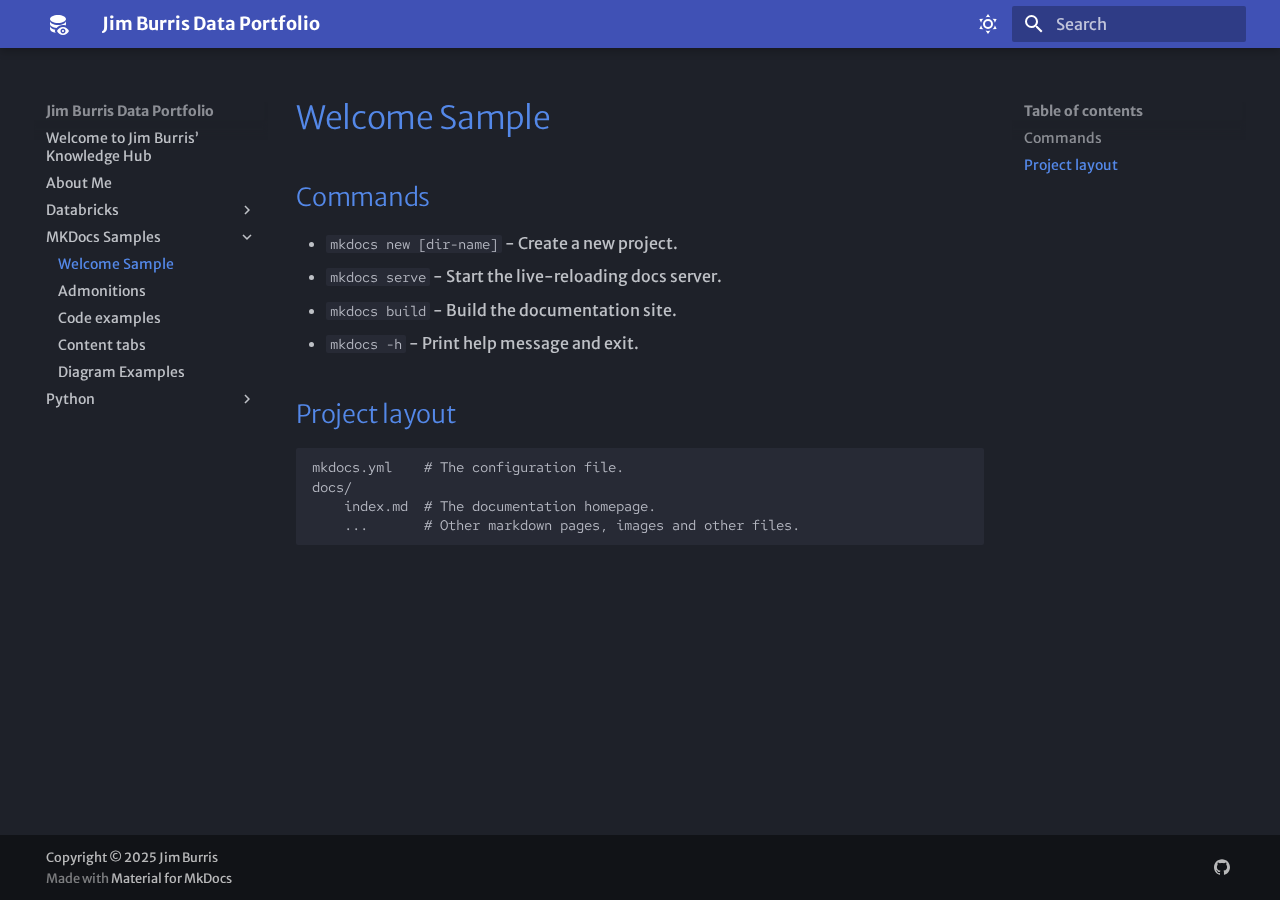
<file: MKDocs Samples/index.html>
<!doctype html>
<html lang="en" class="no-js">
  <head>
    
      <meta charset="utf-8">
      <meta name="viewport" content="width=device-width,initial-scale=1">
      
      
      
        <link rel="canonical" href="https://jimburris.github.io/data-portfolio/MKDocs%20Samples/">
      
      
        <link rel="prev" href="../Databricks/samples/">
      
      
        <link rel="next" href="admonitions/">
      
      
      <link rel="icon" href="../assets/images/favicon.png">
      <meta name="generator" content="mkdocs-1.6.1, mkdocs-material-9.6.19">
    
    
      
        <title>Welcome Sample - Jim Burris Data Portfolio</title>
      
    
    
      <link rel="stylesheet" href="../assets/stylesheets/main.7e37652d.min.css">
      
        
        <link rel="stylesheet" href="../assets/stylesheets/palette.06af60db.min.css">
      
      


    
    
      
    
    
      
        
        
        <link rel="preconnect" href="https://fonts.gstatic.com" crossorigin>
        <link rel="stylesheet" href="https://fonts.googleapis.com/css?family=Merriweather+Sans:300,300i,400,400i,700,700i%7CRed+Hat+Mono:400,400i,700,700i&display=fallback">
        <style>:root{--md-text-font:"Merriweather Sans";--md-code-font:"Red Hat Mono"}</style>
      
    
    
      <link rel="stylesheet" href="../stylesheets/extra.css">
    
    <script>__md_scope=new URL("..",location),__md_hash=e=>[...e].reduce(((e,_)=>(e<<5)-e+_.charCodeAt(0)),0),__md_get=(e,_=localStorage,t=__md_scope)=>JSON.parse(_.getItem(t.pathname+"."+e)),__md_set=(e,_,t=localStorage,a=__md_scope)=>{try{t.setItem(a.pathname+"."+e,JSON.stringify(_))}catch(e){}}</script>
    
      

    
    
    
  </head>
  
  
    
    
      
    
    
    
    
    <body dir="ltr" data-md-color-scheme="slate" data-md-color-primary="indigo" data-md-color-accent="deep-purple">
  
    
    <input class="md-toggle" data-md-toggle="drawer" type="checkbox" id="__drawer" autocomplete="off">
    <input class="md-toggle" data-md-toggle="search" type="checkbox" id="__search" autocomplete="off">
    <label class="md-overlay" for="__drawer"></label>
    <div data-md-component="skip">
      
        
        <a href="#welcome-sample" class="md-skip">
          Skip to content
        </a>
      
    </div>
    <div data-md-component="announce">
      
    </div>
    
    
      

  

<header class="md-header md-header--shadow" data-md-component="header">
  <nav class="md-header__inner md-grid" aria-label="Header">
    <a href=".." title="Jim Burris Data Portfolio" class="md-header__button md-logo" aria-label="Jim Burris Data Portfolio" data-md-component="logo">
      
  
  <svg xmlns="http://www.w3.org/2000/svg" viewBox="0 0 24 24"><path d="M4 12V9c0 2.2 3.6 4 8 4s8-1.8 8-4v3c0 .5-.2.9-.5 1.4-.8-.3-1.6-.4-2.5-.4-2.5 0-4.9 1.1-6.4 2.9C6.8 15.6 4 14 4 12m8-1c4.4 0 8-1.8 8-4s-3.6-4-8-4-8 1.8-8 4 3.6 4 8 4m-2.9 8.7-.3-.7.3-.7c.1-.2.2-.3.2-.5-3.1-.6-5.3-2-5.3-3.8v3c0 1.8 2.4 3.3 5.7 3.8-.2-.3-.4-.7-.6-1.1M17 18c-.6 0-1 .4-1 1s.4 1 1 1 1-.4 1-1-.4-1-1-1m6 1c-.9 2.3-3.3 4-6 4s-5.1-1.7-6-4c.9-2.3 3.3-4 6-4s5.1 1.7 6 4m-3.5 0c0-1.4-1.1-2.5-2.5-2.5s-2.5 1.1-2.5 2.5 1.1 2.5 2.5 2.5 2.5-1.1 2.5-2.5"/></svg>

    </a>
    <label class="md-header__button md-icon" for="__drawer">
      
      <svg xmlns="http://www.w3.org/2000/svg" viewBox="0 0 24 24"><path d="M3 6h18v2H3zm0 5h18v2H3zm0 5h18v2H3z"/></svg>
    </label>
    <div class="md-header__title" data-md-component="header-title">
      <div class="md-header__ellipsis">
        <div class="md-header__topic">
          <span class="md-ellipsis">
            Jim Burris Data Portfolio
          </span>
        </div>
        <div class="md-header__topic" data-md-component="header-topic">
          <span class="md-ellipsis">
            
              Welcome Sample
            
          </span>
        </div>
      </div>
    </div>
    
      
        <form class="md-header__option" data-md-component="palette">
  
    
    
    
    <input class="md-option" data-md-color-media="" data-md-color-scheme="slate" data-md-color-primary="indigo" data-md-color-accent="deep-purple"  aria-label="Dark mode"  type="radio" name="__palette" id="__palette_0">
    
      <label class="md-header__button md-icon" title="Dark mode" for="__palette_1" hidden>
        <svg xmlns="http://www.w3.org/2000/svg" viewBox="0 0 24 24"><path d="M12 7a5 5 0 0 1 5 5 5 5 0 0 1-5 5 5 5 0 0 1-5-5 5 5 0 0 1 5-5m0 2a3 3 0 0 0-3 3 3 3 0 0 0 3 3 3 3 0 0 0 3-3 3 3 0 0 0-3-3m0-7 2.39 3.42C13.65 5.15 12.84 5 12 5s-1.65.15-2.39.42zM3.34 7l4.16-.35A7.2 7.2 0 0 0 5.94 8.5c-.44.74-.69 1.5-.83 2.29zm.02 10 1.76-3.77a7.131 7.131 0 0 0 2.38 4.14zM20.65 7l-1.77 3.79a7.02 7.02 0 0 0-2.38-4.15zm-.01 10-4.14.36c.59-.51 1.12-1.14 1.54-1.86.42-.73.69-1.5.83-2.29zM12 22l-2.41-3.44c.74.27 1.55.44 2.41.44.82 0 1.63-.17 2.37-.44z"/></svg>
      </label>
    
  
    
    
    
    <input class="md-option" data-md-color-media="" data-md-color-scheme="default" data-md-color-primary="indigo" data-md-color-accent="deep-orange"  aria-label="Light mode"  type="radio" name="__palette" id="__palette_1">
    
      <label class="md-header__button md-icon" title="Light mode" for="__palette_0" hidden>
        <svg xmlns="http://www.w3.org/2000/svg" viewBox="0 0 24 24"><path d="m17.75 4.09-2.53 1.94.91 3.06-2.63-1.81-2.63 1.81.91-3.06-2.53-1.94L12.44 4l1.06-3 1.06 3zm3.5 6.91-1.64 1.25.59 1.98-1.7-1.17-1.7 1.17.59-1.98L15.75 11l2.06-.05L18.5 9l.69 1.95zm-2.28 4.95c.83-.08 1.72 1.1 1.19 1.85-.32.45-.66.87-1.08 1.27C15.17 23 8.84 23 4.94 19.07c-3.91-3.9-3.91-10.24 0-14.14.4-.4.82-.76 1.27-1.08.75-.53 1.93.36 1.85 1.19-.27 2.86.69 5.83 2.89 8.02a9.96 9.96 0 0 0 8.02 2.89m-1.64 2.02a12.08 12.08 0 0 1-7.8-3.47c-2.17-2.19-3.33-5-3.49-7.82-2.81 3.14-2.7 7.96.31 10.98 3.02 3.01 7.84 3.12 10.98.31"/></svg>
      </label>
    
  
</form>
      
    
    
      <script>var palette=__md_get("__palette");if(palette&&palette.color){if("(prefers-color-scheme)"===palette.color.media){var media=matchMedia("(prefers-color-scheme: light)"),input=document.querySelector(media.matches?"[data-md-color-media='(prefers-color-scheme: light)']":"[data-md-color-media='(prefers-color-scheme: dark)']");palette.color.media=input.getAttribute("data-md-color-media"),palette.color.scheme=input.getAttribute("data-md-color-scheme"),palette.color.primary=input.getAttribute("data-md-color-primary"),palette.color.accent=input.getAttribute("data-md-color-accent")}for(var[key,value]of Object.entries(palette.color))document.body.setAttribute("data-md-color-"+key,value)}</script>
    
    
    
      
      
        <label class="md-header__button md-icon" for="__search">
          
          <svg xmlns="http://www.w3.org/2000/svg" viewBox="0 0 24 24"><path d="M9.5 3A6.5 6.5 0 0 1 16 9.5c0 1.61-.59 3.09-1.56 4.23l.27.27h.79l5 5-1.5 1.5-5-5v-.79l-.27-.27A6.52 6.52 0 0 1 9.5 16 6.5 6.5 0 0 1 3 9.5 6.5 6.5 0 0 1 9.5 3m0 2C7 5 5 7 5 9.5S7 14 9.5 14 14 12 14 9.5 12 5 9.5 5"/></svg>
        </label>
        <div class="md-search" data-md-component="search" role="dialog">
  <label class="md-search__overlay" for="__search"></label>
  <div class="md-search__inner" role="search">
    <form class="md-search__form" name="search">
      <input type="text" class="md-search__input" name="query" aria-label="Search" placeholder="Search" autocapitalize="off" autocorrect="off" autocomplete="off" spellcheck="false" data-md-component="search-query" required>
      <label class="md-search__icon md-icon" for="__search">
        
        <svg xmlns="http://www.w3.org/2000/svg" viewBox="0 0 24 24"><path d="M9.5 3A6.5 6.5 0 0 1 16 9.5c0 1.61-.59 3.09-1.56 4.23l.27.27h.79l5 5-1.5 1.5-5-5v-.79l-.27-.27A6.52 6.52 0 0 1 9.5 16 6.5 6.5 0 0 1 3 9.5 6.5 6.5 0 0 1 9.5 3m0 2C7 5 5 7 5 9.5S7 14 9.5 14 14 12 14 9.5 12 5 9.5 5"/></svg>
        
        <svg xmlns="http://www.w3.org/2000/svg" viewBox="0 0 24 24"><path d="M20 11v2H8l5.5 5.5-1.42 1.42L4.16 12l7.92-7.92L13.5 5.5 8 11z"/></svg>
      </label>
      <nav class="md-search__options" aria-label="Search">
        
        <button type="reset" class="md-search__icon md-icon" title="Clear" aria-label="Clear" tabindex="-1">
          
          <svg xmlns="http://www.w3.org/2000/svg" viewBox="0 0 24 24"><path d="M19 6.41 17.59 5 12 10.59 6.41 5 5 6.41 10.59 12 5 17.59 6.41 19 12 13.41 17.59 19 19 17.59 13.41 12z"/></svg>
        </button>
      </nav>
      
    </form>
    <div class="md-search__output">
      <div class="md-search__scrollwrap" tabindex="0" data-md-scrollfix>
        <div class="md-search-result" data-md-component="search-result">
          <div class="md-search-result__meta">
            Initializing search
          </div>
          <ol class="md-search-result__list" role="presentation"></ol>
        </div>
      </div>
    </div>
  </div>
</div>
      
    
    
  </nav>
  
</header>
    
    <div class="md-container" data-md-component="container">
      
      
        
          
        
      
      <main class="md-main" data-md-component="main">
        <div class="md-main__inner md-grid">
          
            
              
              <div class="md-sidebar md-sidebar--primary" data-md-component="sidebar" data-md-type="navigation" >
                <div class="md-sidebar__scrollwrap">
                  <div class="md-sidebar__inner">
                    



<nav class="md-nav md-nav--primary" aria-label="Navigation" data-md-level="0">
  <label class="md-nav__title" for="__drawer">
    <a href=".." title="Jim Burris Data Portfolio" class="md-nav__button md-logo" aria-label="Jim Burris Data Portfolio" data-md-component="logo">
      
  
  <svg xmlns="http://www.w3.org/2000/svg" viewBox="0 0 24 24"><path d="M4 12V9c0 2.2 3.6 4 8 4s8-1.8 8-4v3c0 .5-.2.9-.5 1.4-.8-.3-1.6-.4-2.5-.4-2.5 0-4.9 1.1-6.4 2.9C6.8 15.6 4 14 4 12m8-1c4.4 0 8-1.8 8-4s-3.6-4-8-4-8 1.8-8 4 3.6 4 8 4m-2.9 8.7-.3-.7.3-.7c.1-.2.2-.3.2-.5-3.1-.6-5.3-2-5.3-3.8v3c0 1.8 2.4 3.3 5.7 3.8-.2-.3-.4-.7-.6-1.1M17 18c-.6 0-1 .4-1 1s.4 1 1 1 1-.4 1-1-.4-1-1-1m6 1c-.9 2.3-3.3 4-6 4s-5.1-1.7-6-4c.9-2.3 3.3-4 6-4s5.1 1.7 6 4m-3.5 0c0-1.4-1.1-2.5-2.5-2.5s-2.5 1.1-2.5 2.5 1.1 2.5 2.5 2.5 2.5-1.1 2.5-2.5"/></svg>

    </a>
    Jim Burris Data Portfolio
  </label>
  
  <ul class="md-nav__list" data-md-scrollfix>
    
      
      
  
  
  
  
    <li class="md-nav__item">
      <a href=".." class="md-nav__link">
        
  
  
  <span class="md-ellipsis">
    Welcome to Jim Burris’ Knowledge Hub
    
  </span>
  

      </a>
    </li>
  

    
      
      
  
  
  
  
    <li class="md-nav__item">
      <a href="../About%20Me/" class="md-nav__link">
        
  
  
  <span class="md-ellipsis">
    About Me
    
  </span>
  

      </a>
    </li>
  

    
      
      
  
  
  
  
    
    
    
    
    
    <li class="md-nav__item md-nav__item--nested">
      
        
        
        <input class="md-nav__toggle md-toggle " type="checkbox" id="__nav_3" >
        
          
          <label class="md-nav__link" for="__nav_3" id="__nav_3_label" tabindex="0">
            
  
  
  <span class="md-ellipsis">
    Databricks
    
  </span>
  

            <span class="md-nav__icon md-icon"></span>
          </label>
        
        <nav class="md-nav" data-md-level="1" aria-labelledby="__nav_3_label" aria-expanded="false">
          <label class="md-nav__title" for="__nav_3">
            <span class="md-nav__icon md-icon"></span>
            Databricks
          </label>
          <ul class="md-nav__list" data-md-scrollfix>
            
              
                
  
  
  
  
    <li class="md-nav__item">
      <a href="../Databricks/samples/" class="md-nav__link">
        
  
  
  <span class="md-ellipsis">
    Samples
    
  </span>
  

      </a>
    </li>
  

              
            
          </ul>
        </nav>
      
    </li>
  

    
      
      
  
  
    
  
  
  
    
    
    
    
    
    <li class="md-nav__item md-nav__item--active md-nav__item--nested">
      
        
        
        <input class="md-nav__toggle md-toggle " type="checkbox" id="__nav_4" checked>
        
          
          <label class="md-nav__link" for="__nav_4" id="__nav_4_label" tabindex="0">
            
  
  
  <span class="md-ellipsis">
    MKDocs Samples
    
  </span>
  

            <span class="md-nav__icon md-icon"></span>
          </label>
        
        <nav class="md-nav" data-md-level="1" aria-labelledby="__nav_4_label" aria-expanded="true">
          <label class="md-nav__title" for="__nav_4">
            <span class="md-nav__icon md-icon"></span>
            MKDocs Samples
          </label>
          <ul class="md-nav__list" data-md-scrollfix>
            
              
                
  
  
    
  
  
  
    <li class="md-nav__item md-nav__item--active">
      
      <input class="md-nav__toggle md-toggle" type="checkbox" id="__toc">
      
      
        
      
      
        <label class="md-nav__link md-nav__link--active" for="__toc">
          
  
  
  <span class="md-ellipsis">
    Welcome Sample
    
  </span>
  

          <span class="md-nav__icon md-icon"></span>
        </label>
      
      <a href="./" class="md-nav__link md-nav__link--active">
        
  
  
  <span class="md-ellipsis">
    Welcome Sample
    
  </span>
  

      </a>
      
        

<nav class="md-nav md-nav--secondary" aria-label="Table of contents">
  
  
  
    
  
  
    <label class="md-nav__title" for="__toc">
      <span class="md-nav__icon md-icon"></span>
      Table of contents
    </label>
    <ul class="md-nav__list" data-md-component="toc" data-md-scrollfix>
      
        <li class="md-nav__item">
  <a href="#commands" class="md-nav__link">
    <span class="md-ellipsis">
      Commands
    </span>
  </a>
  
</li>
      
        <li class="md-nav__item">
  <a href="#project-layout" class="md-nav__link">
    <span class="md-ellipsis">
      Project layout
    </span>
  </a>
  
</li>
      
    </ul>
  
</nav>
      
    </li>
  

              
            
              
                
  
  
  
  
    <li class="md-nav__item">
      <a href="admonitions/" class="md-nav__link">
        
  
  
  <span class="md-ellipsis">
    Admonitions
    
  </span>
  

      </a>
    </li>
  

              
            
              
                
  
  
  
  
    <li class="md-nav__item">
      <a href="code-examples/" class="md-nav__link">
        
  
  
  <span class="md-ellipsis">
    Code examples
    
  </span>
  

      </a>
    </li>
  

              
            
              
                
  
  
  
  
    <li class="md-nav__item">
      <a href="content-tabs/" class="md-nav__link">
        
  
  
  <span class="md-ellipsis">
    Content tabs
    
  </span>
  

      </a>
    </li>
  

              
            
              
                
  
  
  
  
    <li class="md-nav__item">
      <a href="diagram-examples/" class="md-nav__link">
        
  
  
  <span class="md-ellipsis">
    Diagram Examples
    
  </span>
  

      </a>
    </li>
  

              
            
          </ul>
        </nav>
      
    </li>
  

    
      
      
  
  
  
  
    
    
    
    
    
    <li class="md-nav__item md-nav__item--nested">
      
        
        
        <input class="md-nav__toggle md-toggle " type="checkbox" id="__nav_5" >
        
          
          <label class="md-nav__link" for="__nav_5" id="__nav_5_label" tabindex="0">
            
  
  
  <span class="md-ellipsis">
    Python
    
  </span>
  

            <span class="md-nav__icon md-icon"></span>
          </label>
        
        <nav class="md-nav" data-md-level="1" aria-labelledby="__nav_5_label" aria-expanded="false">
          <label class="md-nav__title" for="__nav_5">
            <span class="md-nav__icon md-icon"></span>
            Python
          </label>
          <ul class="md-nav__list" data-md-scrollfix>
            
              
                
  
  
  
  
    <li class="md-nav__item">
      <a href="../Python/Welcome/" class="md-nav__link">
        
  
  
  <span class="md-ellipsis">
    Welcome
    
  </span>
  

      </a>
    </li>
  

              
            
          </ul>
        </nav>
      
    </li>
  

    
  </ul>
</nav>
                  </div>
                </div>
              </div>
            
            
              
              <div class="md-sidebar md-sidebar--secondary" data-md-component="sidebar" data-md-type="toc" >
                <div class="md-sidebar__scrollwrap">
                  <div class="md-sidebar__inner">
                    

<nav class="md-nav md-nav--secondary" aria-label="Table of contents">
  
  
  
    
  
  
    <label class="md-nav__title" for="__toc">
      <span class="md-nav__icon md-icon"></span>
      Table of contents
    </label>
    <ul class="md-nav__list" data-md-component="toc" data-md-scrollfix>
      
        <li class="md-nav__item">
  <a href="#commands" class="md-nav__link">
    <span class="md-ellipsis">
      Commands
    </span>
  </a>
  
</li>
      
        <li class="md-nav__item">
  <a href="#project-layout" class="md-nav__link">
    <span class="md-ellipsis">
      Project layout
    </span>
  </a>
  
</li>
      
    </ul>
  
</nav>
                  </div>
                </div>
              </div>
            
          
          
            <div class="md-content" data-md-component="content">
              <article class="md-content__inner md-typeset">
                
                  



<h1 id="welcome-sample">Welcome Sample</h1>
<h2 id="commands">Commands</h2>
<ul>
<li><code>mkdocs new [dir-name]</code> - Create a new project.</li>
<li><code>mkdocs serve</code> - Start the live-reloading docs server.</li>
<li><code>mkdocs build</code> - Build the documentation site.</li>
<li><code>mkdocs -h</code> - Print help message and exit.</li>
</ul>
<h2 id="project-layout">Project layout</h2>
<div class="language-text highlight"><pre><span></span><code>mkdocs.yml    # The configuration file.
docs/
    index.md  # The documentation homepage.
    ...       # Other markdown pages, images and other files.
</code></pre></div>
<!-- I like to drink :beers: -->
<!-- I like to drink :beers: -->












                
              </article>
            </div>
          
          
<script>var target=document.getElementById(location.hash.slice(1));target&&target.name&&(target.checked=target.name.startsWith("__tabbed_"))</script>
        </div>
        
      </main>
      
        <footer class="md-footer">
  
  <div class="md-footer-meta md-typeset">
    <div class="md-footer-meta__inner md-grid">
      <div class="md-copyright">
  
    <div class="md-copyright__highlight">
      Copyright &copy; 2025 Jim Burris
    </div>
  
  
    Made with
    <a href="https://squidfunk.github.io/mkdocs-material/" target="_blank" rel="noopener">
      Material for MkDocs
    </a>
  
</div>
      
        
<div class="md-social">
  
    
    
    
    
      
      
    
    <a href="https://github.com/jrburris" target="_blank" rel="noopener" title="github.com" class="md-social__link">
      <svg xmlns="http://www.w3.org/2000/svg" viewBox="0 0 24 24"><path d="M12 .297c-6.63 0-12 5.373-12 12 0 5.303 3.438 9.8 8.205 11.385.6.113.82-.258.82-.577 0-.285-.01-1.04-.015-2.04-3.338.724-4.042-1.61-4.042-1.61C4.422 18.07 3.633 17.7 3.633 17.7c-1.087-.744.084-.729.084-.729 1.205.084 1.838 1.236 1.838 1.236 1.07 1.835 2.809 1.305 3.495.998.108-.776.417-1.305.76-1.605-2.665-.3-5.466-1.332-5.466-5.93 0-1.31.465-2.38 1.235-3.22-.135-.303-.54-1.523.105-3.176 0 0 1.005-.322 3.3 1.23.96-.267 1.98-.399 3-.405 1.02.006 2.04.138 3 .405 2.28-1.552 3.285-1.23 3.285-1.23.645 1.653.24 2.873.12 3.176.765.84 1.23 1.91 1.23 3.22 0 4.61-2.805 5.625-5.475 5.92.42.36.81 1.096.81 2.22 0 1.606-.015 2.896-.015 3.286 0 .315.21.69.825.57C20.565 22.092 24 17.592 24 12.297c0-6.627-5.373-12-12-12"/></svg>
    </a>
  
</div>
      
    </div>
  </div>
</footer>
      
    </div>
    <div class="md-dialog" data-md-component="dialog">
      <div class="md-dialog__inner md-typeset"></div>
    </div>
    
    
    
      
      <script id="__config" type="application/json">{"base": "..", "features": [], "search": "../assets/javascripts/workers/search.973d3a69.min.js", "tags": null, "translations": {"clipboard.copied": "Copied to clipboard", "clipboard.copy": "Copy to clipboard", "search.result.more.one": "1 more on this page", "search.result.more.other": "# more on this page", "search.result.none": "No matching documents", "search.result.one": "1 matching document", "search.result.other": "# matching documents", "search.result.placeholder": "Type to start searching", "search.result.term.missing": "Missing", "select.version": "Select version"}, "version": null}</script>
    
    
      <script src="../assets/javascripts/bundle.92b07e13.min.js"></script>
      
    
  </body>
</html>
</file>
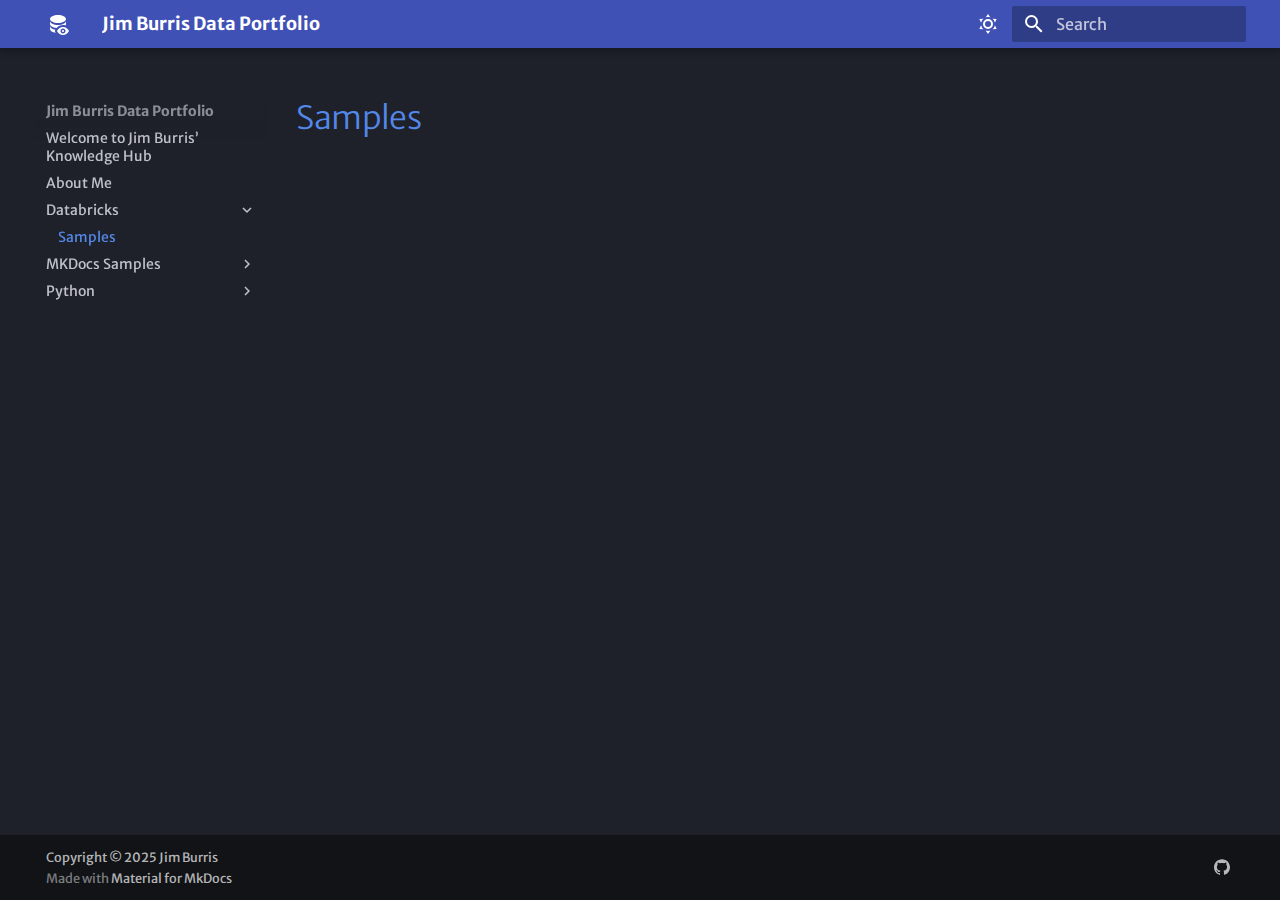
<file: Databricks/samples/index.html>
<!doctype html>
<html lang="en" class="no-js">
  <head>
    
      <meta charset="utf-8">
      <meta name="viewport" content="width=device-width,initial-scale=1">
      
      
      
        <link rel="canonical" href="https://jimburris.github.io/data-portfolio/Databricks/samples/">
      
      
        <link rel="prev" href="../../About%20Me/">
      
      
        <link rel="next" href="../../MKDocs%20Samples/">
      
      
      <link rel="icon" href="../../assets/images/favicon.png">
      <meta name="generator" content="mkdocs-1.6.1, mkdocs-material-9.6.19">
    
    
      
        <title>Samples - Jim Burris Data Portfolio</title>
      
    
    
      <link rel="stylesheet" href="../../assets/stylesheets/main.7e37652d.min.css">
      
        
        <link rel="stylesheet" href="../../assets/stylesheets/palette.06af60db.min.css">
      
      


    
    
      
    
    
      
        
        
        <link rel="preconnect" href="https://fonts.gstatic.com" crossorigin>
        <link rel="stylesheet" href="https://fonts.googleapis.com/css?family=Merriweather+Sans:300,300i,400,400i,700,700i%7CRed+Hat+Mono:400,400i,700,700i&display=fallback">
        <style>:root{--md-text-font:"Merriweather Sans";--md-code-font:"Red Hat Mono"}</style>
      
    
    
      <link rel="stylesheet" href="../../stylesheets/extra.css">
    
    <script>__md_scope=new URL("../..",location),__md_hash=e=>[...e].reduce(((e,_)=>(e<<5)-e+_.charCodeAt(0)),0),__md_get=(e,_=localStorage,t=__md_scope)=>JSON.parse(_.getItem(t.pathname+"."+e)),__md_set=(e,_,t=localStorage,a=__md_scope)=>{try{t.setItem(a.pathname+"."+e,JSON.stringify(_))}catch(e){}}</script>
    
      

    
    
    
  </head>
  
  
    
    
      
    
    
    
    
    <body dir="ltr" data-md-color-scheme="slate" data-md-color-primary="indigo" data-md-color-accent="deep-purple">
  
    
    <input class="md-toggle" data-md-toggle="drawer" type="checkbox" id="__drawer" autocomplete="off">
    <input class="md-toggle" data-md-toggle="search" type="checkbox" id="__search" autocomplete="off">
    <label class="md-overlay" for="__drawer"></label>
    <div data-md-component="skip">
      
    </div>
    <div data-md-component="announce">
      
    </div>
    
    
      

  

<header class="md-header md-header--shadow" data-md-component="header">
  <nav class="md-header__inner md-grid" aria-label="Header">
    <a href="../.." title="Jim Burris Data Portfolio" class="md-header__button md-logo" aria-label="Jim Burris Data Portfolio" data-md-component="logo">
      
  
  <svg xmlns="http://www.w3.org/2000/svg" viewBox="0 0 24 24"><path d="M4 12V9c0 2.2 3.6 4 8 4s8-1.8 8-4v3c0 .5-.2.9-.5 1.4-.8-.3-1.6-.4-2.5-.4-2.5 0-4.9 1.1-6.4 2.9C6.8 15.6 4 14 4 12m8-1c4.4 0 8-1.8 8-4s-3.6-4-8-4-8 1.8-8 4 3.6 4 8 4m-2.9 8.7-.3-.7.3-.7c.1-.2.2-.3.2-.5-3.1-.6-5.3-2-5.3-3.8v3c0 1.8 2.4 3.3 5.7 3.8-.2-.3-.4-.7-.6-1.1M17 18c-.6 0-1 .4-1 1s.4 1 1 1 1-.4 1-1-.4-1-1-1m6 1c-.9 2.3-3.3 4-6 4s-5.1-1.7-6-4c.9-2.3 3.3-4 6-4s5.1 1.7 6 4m-3.5 0c0-1.4-1.1-2.5-2.5-2.5s-2.5 1.1-2.5 2.5 1.1 2.5 2.5 2.5 2.5-1.1 2.5-2.5"/></svg>

    </a>
    <label class="md-header__button md-icon" for="__drawer">
      
      <svg xmlns="http://www.w3.org/2000/svg" viewBox="0 0 24 24"><path d="M3 6h18v2H3zm0 5h18v2H3zm0 5h18v2H3z"/></svg>
    </label>
    <div class="md-header__title" data-md-component="header-title">
      <div class="md-header__ellipsis">
        <div class="md-header__topic">
          <span class="md-ellipsis">
            Jim Burris Data Portfolio
          </span>
        </div>
        <div class="md-header__topic" data-md-component="header-topic">
          <span class="md-ellipsis">
            
              Samples
            
          </span>
        </div>
      </div>
    </div>
    
      
        <form class="md-header__option" data-md-component="palette">
  
    
    
    
    <input class="md-option" data-md-color-media="" data-md-color-scheme="slate" data-md-color-primary="indigo" data-md-color-accent="deep-purple"  aria-label="Dark mode"  type="radio" name="__palette" id="__palette_0">
    
      <label class="md-header__button md-icon" title="Dark mode" for="__palette_1" hidden>
        <svg xmlns="http://www.w3.org/2000/svg" viewBox="0 0 24 24"><path d="M12 7a5 5 0 0 1 5 5 5 5 0 0 1-5 5 5 5 0 0 1-5-5 5 5 0 0 1 5-5m0 2a3 3 0 0 0-3 3 3 3 0 0 0 3 3 3 3 0 0 0 3-3 3 3 0 0 0-3-3m0-7 2.39 3.42C13.65 5.15 12.84 5 12 5s-1.65.15-2.39.42zM3.34 7l4.16-.35A7.2 7.2 0 0 0 5.94 8.5c-.44.74-.69 1.5-.83 2.29zm.02 10 1.76-3.77a7.131 7.131 0 0 0 2.38 4.14zM20.65 7l-1.77 3.79a7.02 7.02 0 0 0-2.38-4.15zm-.01 10-4.14.36c.59-.51 1.12-1.14 1.54-1.86.42-.73.69-1.5.83-2.29zM12 22l-2.41-3.44c.74.27 1.55.44 2.41.44.82 0 1.63-.17 2.37-.44z"/></svg>
      </label>
    
  
    
    
    
    <input class="md-option" data-md-color-media="" data-md-color-scheme="default" data-md-color-primary="indigo" data-md-color-accent="deep-orange"  aria-label="Light mode"  type="radio" name="__palette" id="__palette_1">
    
      <label class="md-header__button md-icon" title="Light mode" for="__palette_0" hidden>
        <svg xmlns="http://www.w3.org/2000/svg" viewBox="0 0 24 24"><path d="m17.75 4.09-2.53 1.94.91 3.06-2.63-1.81-2.63 1.81.91-3.06-2.53-1.94L12.44 4l1.06-3 1.06 3zm3.5 6.91-1.64 1.25.59 1.98-1.7-1.17-1.7 1.17.59-1.98L15.75 11l2.06-.05L18.5 9l.69 1.95zm-2.28 4.95c.83-.08 1.72 1.1 1.19 1.85-.32.45-.66.87-1.08 1.27C15.17 23 8.84 23 4.94 19.07c-3.91-3.9-3.91-10.24 0-14.14.4-.4.82-.76 1.27-1.08.75-.53 1.93.36 1.85 1.19-.27 2.86.69 5.83 2.89 8.02a9.96 9.96 0 0 0 8.02 2.89m-1.64 2.02a12.08 12.08 0 0 1-7.8-3.47c-2.17-2.19-3.33-5-3.49-7.82-2.81 3.14-2.7 7.96.31 10.98 3.02 3.01 7.84 3.12 10.98.31"/></svg>
      </label>
    
  
</form>
      
    
    
      <script>var palette=__md_get("__palette");if(palette&&palette.color){if("(prefers-color-scheme)"===palette.color.media){var media=matchMedia("(prefers-color-scheme: light)"),input=document.querySelector(media.matches?"[data-md-color-media='(prefers-color-scheme: light)']":"[data-md-color-media='(prefers-color-scheme: dark)']");palette.color.media=input.getAttribute("data-md-color-media"),palette.color.scheme=input.getAttribute("data-md-color-scheme"),palette.color.primary=input.getAttribute("data-md-color-primary"),palette.color.accent=input.getAttribute("data-md-color-accent")}for(var[key,value]of Object.entries(palette.color))document.body.setAttribute("data-md-color-"+key,value)}</script>
    
    
    
      
      
        <label class="md-header__button md-icon" for="__search">
          
          <svg xmlns="http://www.w3.org/2000/svg" viewBox="0 0 24 24"><path d="M9.5 3A6.5 6.5 0 0 1 16 9.5c0 1.61-.59 3.09-1.56 4.23l.27.27h.79l5 5-1.5 1.5-5-5v-.79l-.27-.27A6.52 6.52 0 0 1 9.5 16 6.5 6.5 0 0 1 3 9.5 6.5 6.5 0 0 1 9.5 3m0 2C7 5 5 7 5 9.5S7 14 9.5 14 14 12 14 9.5 12 5 9.5 5"/></svg>
        </label>
        <div class="md-search" data-md-component="search" role="dialog">
  <label class="md-search__overlay" for="__search"></label>
  <div class="md-search__inner" role="search">
    <form class="md-search__form" name="search">
      <input type="text" class="md-search__input" name="query" aria-label="Search" placeholder="Search" autocapitalize="off" autocorrect="off" autocomplete="off" spellcheck="false" data-md-component="search-query" required>
      <label class="md-search__icon md-icon" for="__search">
        
        <svg xmlns="http://www.w3.org/2000/svg" viewBox="0 0 24 24"><path d="M9.5 3A6.5 6.5 0 0 1 16 9.5c0 1.61-.59 3.09-1.56 4.23l.27.27h.79l5 5-1.5 1.5-5-5v-.79l-.27-.27A6.52 6.52 0 0 1 9.5 16 6.5 6.5 0 0 1 3 9.5 6.5 6.5 0 0 1 9.5 3m0 2C7 5 5 7 5 9.5S7 14 9.5 14 14 12 14 9.5 12 5 9.5 5"/></svg>
        
        <svg xmlns="http://www.w3.org/2000/svg" viewBox="0 0 24 24"><path d="M20 11v2H8l5.5 5.5-1.42 1.42L4.16 12l7.92-7.92L13.5 5.5 8 11z"/></svg>
      </label>
      <nav class="md-search__options" aria-label="Search">
        
        <button type="reset" class="md-search__icon md-icon" title="Clear" aria-label="Clear" tabindex="-1">
          
          <svg xmlns="http://www.w3.org/2000/svg" viewBox="0 0 24 24"><path d="M19 6.41 17.59 5 12 10.59 6.41 5 5 6.41 10.59 12 5 17.59 6.41 19 12 13.41 17.59 19 19 17.59 13.41 12z"/></svg>
        </button>
      </nav>
      
    </form>
    <div class="md-search__output">
      <div class="md-search__scrollwrap" tabindex="0" data-md-scrollfix>
        <div class="md-search-result" data-md-component="search-result">
          <div class="md-search-result__meta">
            Initializing search
          </div>
          <ol class="md-search-result__list" role="presentation"></ol>
        </div>
      </div>
    </div>
  </div>
</div>
      
    
    
  </nav>
  
</header>
    
    <div class="md-container" data-md-component="container">
      
      
        
          
        
      
      <main class="md-main" data-md-component="main">
        <div class="md-main__inner md-grid">
          
            
              
              <div class="md-sidebar md-sidebar--primary" data-md-component="sidebar" data-md-type="navigation" >
                <div class="md-sidebar__scrollwrap">
                  <div class="md-sidebar__inner">
                    



<nav class="md-nav md-nav--primary" aria-label="Navigation" data-md-level="0">
  <label class="md-nav__title" for="__drawer">
    <a href="../.." title="Jim Burris Data Portfolio" class="md-nav__button md-logo" aria-label="Jim Burris Data Portfolio" data-md-component="logo">
      
  
  <svg xmlns="http://www.w3.org/2000/svg" viewBox="0 0 24 24"><path d="M4 12V9c0 2.2 3.6 4 8 4s8-1.8 8-4v3c0 .5-.2.9-.5 1.4-.8-.3-1.6-.4-2.5-.4-2.5 0-4.9 1.1-6.4 2.9C6.8 15.6 4 14 4 12m8-1c4.4 0 8-1.8 8-4s-3.6-4-8-4-8 1.8-8 4 3.6 4 8 4m-2.9 8.7-.3-.7.3-.7c.1-.2.2-.3.2-.5-3.1-.6-5.3-2-5.3-3.8v3c0 1.8 2.4 3.3 5.7 3.8-.2-.3-.4-.7-.6-1.1M17 18c-.6 0-1 .4-1 1s.4 1 1 1 1-.4 1-1-.4-1-1-1m6 1c-.9 2.3-3.3 4-6 4s-5.1-1.7-6-4c.9-2.3 3.3-4 6-4s5.1 1.7 6 4m-3.5 0c0-1.4-1.1-2.5-2.5-2.5s-2.5 1.1-2.5 2.5 1.1 2.5 2.5 2.5 2.5-1.1 2.5-2.5"/></svg>

    </a>
    Jim Burris Data Portfolio
  </label>
  
  <ul class="md-nav__list" data-md-scrollfix>
    
      
      
  
  
  
  
    <li class="md-nav__item">
      <a href="../.." class="md-nav__link">
        
  
  
  <span class="md-ellipsis">
    Welcome to Jim Burris’ Knowledge Hub
    
  </span>
  

      </a>
    </li>
  

    
      
      
  
  
  
  
    <li class="md-nav__item">
      <a href="../../About%20Me/" class="md-nav__link">
        
  
  
  <span class="md-ellipsis">
    About Me
    
  </span>
  

      </a>
    </li>
  

    
      
      
  
  
    
  
  
  
    
    
    
    
    
    <li class="md-nav__item md-nav__item--active md-nav__item--nested">
      
        
        
        <input class="md-nav__toggle md-toggle " type="checkbox" id="__nav_3" checked>
        
          
          <label class="md-nav__link" for="__nav_3" id="__nav_3_label" tabindex="0">
            
  
  
  <span class="md-ellipsis">
    Databricks
    
  </span>
  

            <span class="md-nav__icon md-icon"></span>
          </label>
        
        <nav class="md-nav" data-md-level="1" aria-labelledby="__nav_3_label" aria-expanded="true">
          <label class="md-nav__title" for="__nav_3">
            <span class="md-nav__icon md-icon"></span>
            Databricks
          </label>
          <ul class="md-nav__list" data-md-scrollfix>
            
              
                
  
  
    
  
  
  
    <li class="md-nav__item md-nav__item--active">
      
      <input class="md-nav__toggle md-toggle" type="checkbox" id="__toc">
      
      
      
      <a href="./" class="md-nav__link md-nav__link--active">
        
  
  
  <span class="md-ellipsis">
    Samples
    
  </span>
  

      </a>
      
    </li>
  

              
            
          </ul>
        </nav>
      
    </li>
  

    
      
      
  
  
  
  
    
    
    
    
    
    <li class="md-nav__item md-nav__item--nested">
      
        
        
        <input class="md-nav__toggle md-toggle " type="checkbox" id="__nav_4" >
        
          
          <label class="md-nav__link" for="__nav_4" id="__nav_4_label" tabindex="0">
            
  
  
  <span class="md-ellipsis">
    MKDocs Samples
    
  </span>
  

            <span class="md-nav__icon md-icon"></span>
          </label>
        
        <nav class="md-nav" data-md-level="1" aria-labelledby="__nav_4_label" aria-expanded="false">
          <label class="md-nav__title" for="__nav_4">
            <span class="md-nav__icon md-icon"></span>
            MKDocs Samples
          </label>
          <ul class="md-nav__list" data-md-scrollfix>
            
              
                
  
  
  
  
    <li class="md-nav__item">
      <a href="../../MKDocs%20Samples/" class="md-nav__link">
        
  
  
  <span class="md-ellipsis">
    Welcome Sample
    
  </span>
  

      </a>
    </li>
  

              
            
              
                
  
  
  
  
    <li class="md-nav__item">
      <a href="../../MKDocs%20Samples/admonitions/" class="md-nav__link">
        
  
  
  <span class="md-ellipsis">
    Admonitions
    
  </span>
  

      </a>
    </li>
  

              
            
              
                
  
  
  
  
    <li class="md-nav__item">
      <a href="../../MKDocs%20Samples/code-examples/" class="md-nav__link">
        
  
  
  <span class="md-ellipsis">
    Code examples
    
  </span>
  

      </a>
    </li>
  

              
            
              
                
  
  
  
  
    <li class="md-nav__item">
      <a href="../../MKDocs%20Samples/content-tabs/" class="md-nav__link">
        
  
  
  <span class="md-ellipsis">
    Content tabs
    
  </span>
  

      </a>
    </li>
  

              
            
              
                
  
  
  
  
    <li class="md-nav__item">
      <a href="../../MKDocs%20Samples/diagram-examples/" class="md-nav__link">
        
  
  
  <span class="md-ellipsis">
    Diagram Examples
    
  </span>
  

      </a>
    </li>
  

              
            
          </ul>
        </nav>
      
    </li>
  

    
      
      
  
  
  
  
    
    
    
    
    
    <li class="md-nav__item md-nav__item--nested">
      
        
        
        <input class="md-nav__toggle md-toggle " type="checkbox" id="__nav_5" >
        
          
          <label class="md-nav__link" for="__nav_5" id="__nav_5_label" tabindex="0">
            
  
  
  <span class="md-ellipsis">
    Python
    
  </span>
  

            <span class="md-nav__icon md-icon"></span>
          </label>
        
        <nav class="md-nav" data-md-level="1" aria-labelledby="__nav_5_label" aria-expanded="false">
          <label class="md-nav__title" for="__nav_5">
            <span class="md-nav__icon md-icon"></span>
            Python
          </label>
          <ul class="md-nav__list" data-md-scrollfix>
            
              
                
  
  
  
  
    <li class="md-nav__item">
      <a href="../../Python/Welcome/" class="md-nav__link">
        
  
  
  <span class="md-ellipsis">
    Welcome
    
  </span>
  

      </a>
    </li>
  

              
            
          </ul>
        </nav>
      
    </li>
  

    
  </ul>
</nav>
                  </div>
                </div>
              </div>
            
            
              
              <div class="md-sidebar md-sidebar--secondary" data-md-component="sidebar" data-md-type="toc" >
                <div class="md-sidebar__scrollwrap">
                  <div class="md-sidebar__inner">
                    

<nav class="md-nav md-nav--secondary" aria-label="Table of contents">
  
  
  
  
</nav>
                  </div>
                </div>
              </div>
            
          
          
            <div class="md-content" data-md-component="content">
              <article class="md-content__inner md-typeset">
                
                  



  <h1>Samples</h1>














                
              </article>
            </div>
          
          
<script>var target=document.getElementById(location.hash.slice(1));target&&target.name&&(target.checked=target.name.startsWith("__tabbed_"))</script>
        </div>
        
      </main>
      
        <footer class="md-footer">
  
  <div class="md-footer-meta md-typeset">
    <div class="md-footer-meta__inner md-grid">
      <div class="md-copyright">
  
    <div class="md-copyright__highlight">
      Copyright &copy; 2025 Jim Burris
    </div>
  
  
    Made with
    <a href="https://squidfunk.github.io/mkdocs-material/" target="_blank" rel="noopener">
      Material for MkDocs
    </a>
  
</div>
      
        
<div class="md-social">
  
    
    
    
    
      
      
    
    <a href="https://github.com/jrburris" target="_blank" rel="noopener" title="github.com" class="md-social__link">
      <svg xmlns="http://www.w3.org/2000/svg" viewBox="0 0 24 24"><path d="M12 .297c-6.63 0-12 5.373-12 12 0 5.303 3.438 9.8 8.205 11.385.6.113.82-.258.82-.577 0-.285-.01-1.04-.015-2.04-3.338.724-4.042-1.61-4.042-1.61C4.422 18.07 3.633 17.7 3.633 17.7c-1.087-.744.084-.729.084-.729 1.205.084 1.838 1.236 1.838 1.236 1.07 1.835 2.809 1.305 3.495.998.108-.776.417-1.305.76-1.605-2.665-.3-5.466-1.332-5.466-5.93 0-1.31.465-2.38 1.235-3.22-.135-.303-.54-1.523.105-3.176 0 0 1.005-.322 3.3 1.23.96-.267 1.98-.399 3-.405 1.02.006 2.04.138 3 .405 2.28-1.552 3.285-1.23 3.285-1.23.645 1.653.24 2.873.12 3.176.765.84 1.23 1.91 1.23 3.22 0 4.61-2.805 5.625-5.475 5.92.42.36.81 1.096.81 2.22 0 1.606-.015 2.896-.015 3.286 0 .315.21.69.825.57C20.565 22.092 24 17.592 24 12.297c0-6.627-5.373-12-12-12"/></svg>
    </a>
  
</div>
      
    </div>
  </div>
</footer>
      
    </div>
    <div class="md-dialog" data-md-component="dialog">
      <div class="md-dialog__inner md-typeset"></div>
    </div>
    
    
    
      
      <script id="__config" type="application/json">{"base": "../..", "features": [], "search": "../../assets/javascripts/workers/search.973d3a69.min.js", "tags": null, "translations": {"clipboard.copied": "Copied to clipboard", "clipboard.copy": "Copy to clipboard", "search.result.more.one": "1 more on this page", "search.result.more.other": "# more on this page", "search.result.none": "No matching documents", "search.result.one": "1 matching document", "search.result.other": "# matching documents", "search.result.placeholder": "Type to start searching", "search.result.term.missing": "Missing", "select.version": "Select version"}, "version": null}</script>
    
    
      <script src="../../assets/javascripts/bundle.92b07e13.min.js"></script>
      
    
  </body>
</html>
</file>
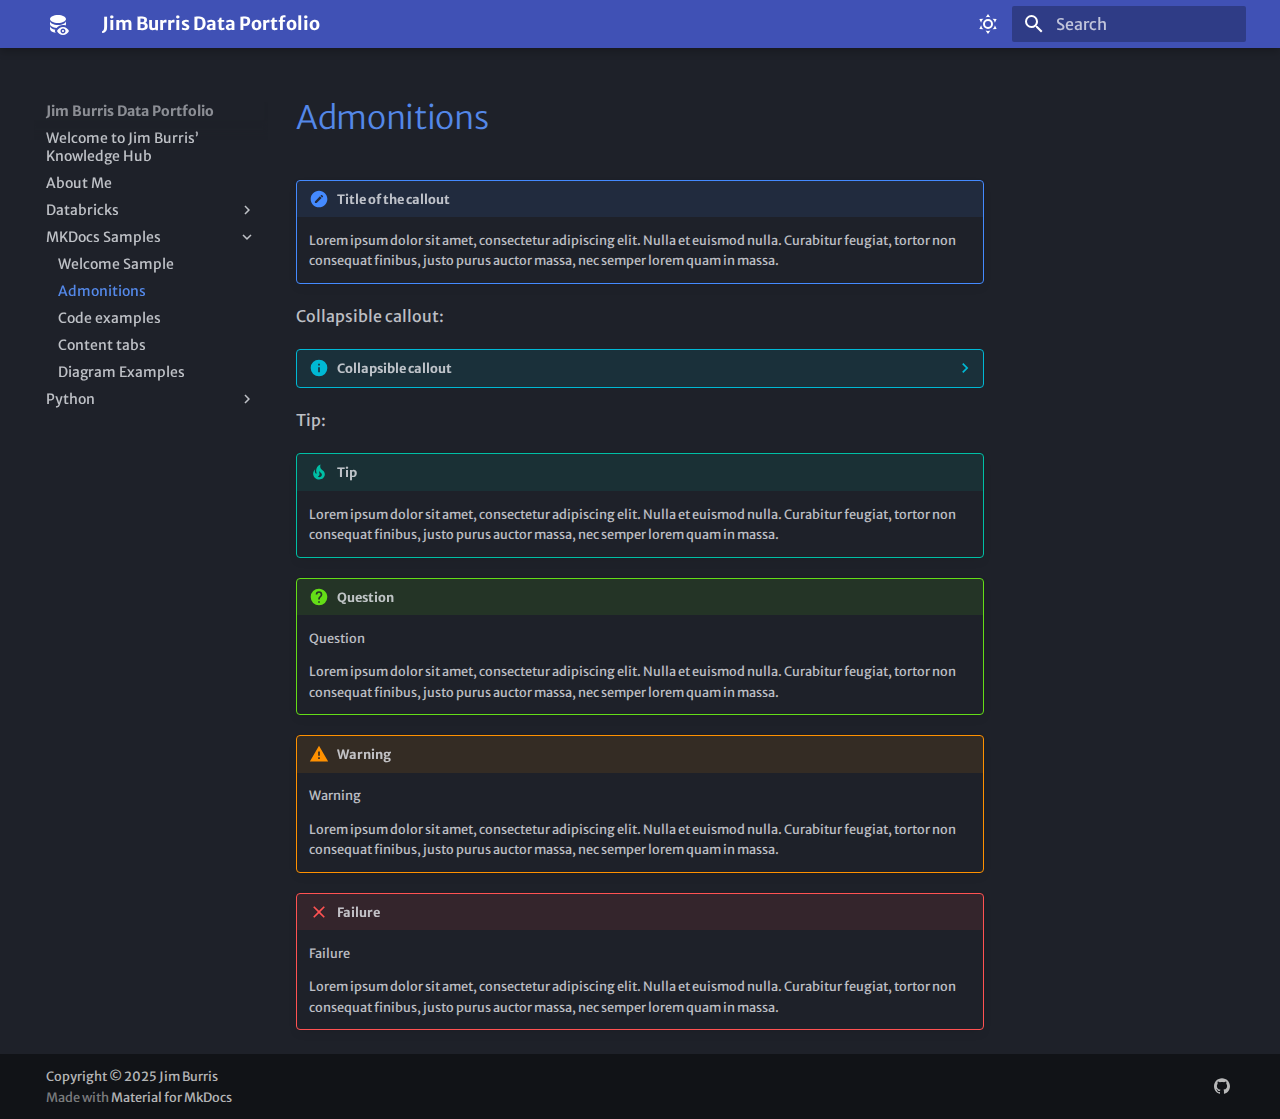
<file: MKDocs Samples/admonitions/index.html>
<!doctype html>
<html lang="en" class="no-js">
  <head>
    
      <meta charset="utf-8">
      <meta name="viewport" content="width=device-width,initial-scale=1">
      
      
      
        <link rel="canonical" href="https://jimburris.github.io/data-portfolio/MKDocs%20Samples/admonitions/">
      
      
        <link rel="prev" href="../">
      
      
        <link rel="next" href="../code-examples/">
      
      
      <link rel="icon" href="../../assets/images/favicon.png">
      <meta name="generator" content="mkdocs-1.6.1, mkdocs-material-9.6.19">
    
    
      
        <title>Admonitions - Jim Burris Data Portfolio</title>
      
    
    
      <link rel="stylesheet" href="../../assets/stylesheets/main.7e37652d.min.css">
      
        
        <link rel="stylesheet" href="../../assets/stylesheets/palette.06af60db.min.css">
      
      


    
    
      
    
    
      
        
        
        <link rel="preconnect" href="https://fonts.gstatic.com" crossorigin>
        <link rel="stylesheet" href="https://fonts.googleapis.com/css?family=Merriweather+Sans:300,300i,400,400i,700,700i%7CRed+Hat+Mono:400,400i,700,700i&display=fallback">
        <style>:root{--md-text-font:"Merriweather Sans";--md-code-font:"Red Hat Mono"}</style>
      
    
    
      <link rel="stylesheet" href="../../stylesheets/extra.css">
    
    <script>__md_scope=new URL("../..",location),__md_hash=e=>[...e].reduce(((e,_)=>(e<<5)-e+_.charCodeAt(0)),0),__md_get=(e,_=localStorage,t=__md_scope)=>JSON.parse(_.getItem(t.pathname+"."+e)),__md_set=(e,_,t=localStorage,a=__md_scope)=>{try{t.setItem(a.pathname+"."+e,JSON.stringify(_))}catch(e){}}</script>
    
      

    
    
    
  </head>
  
  
    
    
      
    
    
    
    
    <body dir="ltr" data-md-color-scheme="slate" data-md-color-primary="indigo" data-md-color-accent="deep-purple">
  
    
    <input class="md-toggle" data-md-toggle="drawer" type="checkbox" id="__drawer" autocomplete="off">
    <input class="md-toggle" data-md-toggle="search" type="checkbox" id="__search" autocomplete="off">
    <label class="md-overlay" for="__drawer"></label>
    <div data-md-component="skip">
      
    </div>
    <div data-md-component="announce">
      
    </div>
    
    
      

  

<header class="md-header md-header--shadow" data-md-component="header">
  <nav class="md-header__inner md-grid" aria-label="Header">
    <a href="../.." title="Jim Burris Data Portfolio" class="md-header__button md-logo" aria-label="Jim Burris Data Portfolio" data-md-component="logo">
      
  
  <svg xmlns="http://www.w3.org/2000/svg" viewBox="0 0 24 24"><path d="M4 12V9c0 2.2 3.6 4 8 4s8-1.8 8-4v3c0 .5-.2.9-.5 1.4-.8-.3-1.6-.4-2.5-.4-2.5 0-4.9 1.1-6.4 2.9C6.8 15.6 4 14 4 12m8-1c4.4 0 8-1.8 8-4s-3.6-4-8-4-8 1.8-8 4 3.6 4 8 4m-2.9 8.7-.3-.7.3-.7c.1-.2.2-.3.2-.5-3.1-.6-5.3-2-5.3-3.8v3c0 1.8 2.4 3.3 5.7 3.8-.2-.3-.4-.7-.6-1.1M17 18c-.6 0-1 .4-1 1s.4 1 1 1 1-.4 1-1-.4-1-1-1m6 1c-.9 2.3-3.3 4-6 4s-5.1-1.7-6-4c.9-2.3 3.3-4 6-4s5.1 1.7 6 4m-3.5 0c0-1.4-1.1-2.5-2.5-2.5s-2.5 1.1-2.5 2.5 1.1 2.5 2.5 2.5 2.5-1.1 2.5-2.5"/></svg>

    </a>
    <label class="md-header__button md-icon" for="__drawer">
      
      <svg xmlns="http://www.w3.org/2000/svg" viewBox="0 0 24 24"><path d="M3 6h18v2H3zm0 5h18v2H3zm0 5h18v2H3z"/></svg>
    </label>
    <div class="md-header__title" data-md-component="header-title">
      <div class="md-header__ellipsis">
        <div class="md-header__topic">
          <span class="md-ellipsis">
            Jim Burris Data Portfolio
          </span>
        </div>
        <div class="md-header__topic" data-md-component="header-topic">
          <span class="md-ellipsis">
            
              Admonitions
            
          </span>
        </div>
      </div>
    </div>
    
      
        <form class="md-header__option" data-md-component="palette">
  
    
    
    
    <input class="md-option" data-md-color-media="" data-md-color-scheme="slate" data-md-color-primary="indigo" data-md-color-accent="deep-purple"  aria-label="Dark mode"  type="radio" name="__palette" id="__palette_0">
    
      <label class="md-header__button md-icon" title="Dark mode" for="__palette_1" hidden>
        <svg xmlns="http://www.w3.org/2000/svg" viewBox="0 0 24 24"><path d="M12 7a5 5 0 0 1 5 5 5 5 0 0 1-5 5 5 5 0 0 1-5-5 5 5 0 0 1 5-5m0 2a3 3 0 0 0-3 3 3 3 0 0 0 3 3 3 3 0 0 0 3-3 3 3 0 0 0-3-3m0-7 2.39 3.42C13.65 5.15 12.84 5 12 5s-1.65.15-2.39.42zM3.34 7l4.16-.35A7.2 7.2 0 0 0 5.94 8.5c-.44.74-.69 1.5-.83 2.29zm.02 10 1.76-3.77a7.131 7.131 0 0 0 2.38 4.14zM20.65 7l-1.77 3.79a7.02 7.02 0 0 0-2.38-4.15zm-.01 10-4.14.36c.59-.51 1.12-1.14 1.54-1.86.42-.73.69-1.5.83-2.29zM12 22l-2.41-3.44c.74.27 1.55.44 2.41.44.82 0 1.63-.17 2.37-.44z"/></svg>
      </label>
    
  
    
    
    
    <input class="md-option" data-md-color-media="" data-md-color-scheme="default" data-md-color-primary="indigo" data-md-color-accent="deep-orange"  aria-label="Light mode"  type="radio" name="__palette" id="__palette_1">
    
      <label class="md-header__button md-icon" title="Light mode" for="__palette_0" hidden>
        <svg xmlns="http://www.w3.org/2000/svg" viewBox="0 0 24 24"><path d="m17.75 4.09-2.53 1.94.91 3.06-2.63-1.81-2.63 1.81.91-3.06-2.53-1.94L12.44 4l1.06-3 1.06 3zm3.5 6.91-1.64 1.25.59 1.98-1.7-1.17-1.7 1.17.59-1.98L15.75 11l2.06-.05L18.5 9l.69 1.95zm-2.28 4.95c.83-.08 1.72 1.1 1.19 1.85-.32.45-.66.87-1.08 1.27C15.17 23 8.84 23 4.94 19.07c-3.91-3.9-3.91-10.24 0-14.14.4-.4.82-.76 1.27-1.08.75-.53 1.93.36 1.85 1.19-.27 2.86.69 5.83 2.89 8.02a9.96 9.96 0 0 0 8.02 2.89m-1.64 2.02a12.08 12.08 0 0 1-7.8-3.47c-2.17-2.19-3.33-5-3.49-7.82-2.81 3.14-2.7 7.96.31 10.98 3.02 3.01 7.84 3.12 10.98.31"/></svg>
      </label>
    
  
</form>
      
    
    
      <script>var palette=__md_get("__palette");if(palette&&palette.color){if("(prefers-color-scheme)"===palette.color.media){var media=matchMedia("(prefers-color-scheme: light)"),input=document.querySelector(media.matches?"[data-md-color-media='(prefers-color-scheme: light)']":"[data-md-color-media='(prefers-color-scheme: dark)']");palette.color.media=input.getAttribute("data-md-color-media"),palette.color.scheme=input.getAttribute("data-md-color-scheme"),palette.color.primary=input.getAttribute("data-md-color-primary"),palette.color.accent=input.getAttribute("data-md-color-accent")}for(var[key,value]of Object.entries(palette.color))document.body.setAttribute("data-md-color-"+key,value)}</script>
    
    
    
      
      
        <label class="md-header__button md-icon" for="__search">
          
          <svg xmlns="http://www.w3.org/2000/svg" viewBox="0 0 24 24"><path d="M9.5 3A6.5 6.5 0 0 1 16 9.5c0 1.61-.59 3.09-1.56 4.23l.27.27h.79l5 5-1.5 1.5-5-5v-.79l-.27-.27A6.52 6.52 0 0 1 9.5 16 6.5 6.5 0 0 1 3 9.5 6.5 6.5 0 0 1 9.5 3m0 2C7 5 5 7 5 9.5S7 14 9.5 14 14 12 14 9.5 12 5 9.5 5"/></svg>
        </label>
        <div class="md-search" data-md-component="search" role="dialog">
  <label class="md-search__overlay" for="__search"></label>
  <div class="md-search__inner" role="search">
    <form class="md-search__form" name="search">
      <input type="text" class="md-search__input" name="query" aria-label="Search" placeholder="Search" autocapitalize="off" autocorrect="off" autocomplete="off" spellcheck="false" data-md-component="search-query" required>
      <label class="md-search__icon md-icon" for="__search">
        
        <svg xmlns="http://www.w3.org/2000/svg" viewBox="0 0 24 24"><path d="M9.5 3A6.5 6.5 0 0 1 16 9.5c0 1.61-.59 3.09-1.56 4.23l.27.27h.79l5 5-1.5 1.5-5-5v-.79l-.27-.27A6.52 6.52 0 0 1 9.5 16 6.5 6.5 0 0 1 3 9.5 6.5 6.5 0 0 1 9.5 3m0 2C7 5 5 7 5 9.5S7 14 9.5 14 14 12 14 9.5 12 5 9.5 5"/></svg>
        
        <svg xmlns="http://www.w3.org/2000/svg" viewBox="0 0 24 24"><path d="M20 11v2H8l5.5 5.5-1.42 1.42L4.16 12l7.92-7.92L13.5 5.5 8 11z"/></svg>
      </label>
      <nav class="md-search__options" aria-label="Search">
        
        <button type="reset" class="md-search__icon md-icon" title="Clear" aria-label="Clear" tabindex="-1">
          
          <svg xmlns="http://www.w3.org/2000/svg" viewBox="0 0 24 24"><path d="M19 6.41 17.59 5 12 10.59 6.41 5 5 6.41 10.59 12 5 17.59 6.41 19 12 13.41 17.59 19 19 17.59 13.41 12z"/></svg>
        </button>
      </nav>
      
    </form>
    <div class="md-search__output">
      <div class="md-search__scrollwrap" tabindex="0" data-md-scrollfix>
        <div class="md-search-result" data-md-component="search-result">
          <div class="md-search-result__meta">
            Initializing search
          </div>
          <ol class="md-search-result__list" role="presentation"></ol>
        </div>
      </div>
    </div>
  </div>
</div>
      
    
    
  </nav>
  
</header>
    
    <div class="md-container" data-md-component="container">
      
      
        
          
        
      
      <main class="md-main" data-md-component="main">
        <div class="md-main__inner md-grid">
          
            
              
              <div class="md-sidebar md-sidebar--primary" data-md-component="sidebar" data-md-type="navigation" >
                <div class="md-sidebar__scrollwrap">
                  <div class="md-sidebar__inner">
                    



<nav class="md-nav md-nav--primary" aria-label="Navigation" data-md-level="0">
  <label class="md-nav__title" for="__drawer">
    <a href="../.." title="Jim Burris Data Portfolio" class="md-nav__button md-logo" aria-label="Jim Burris Data Portfolio" data-md-component="logo">
      
  
  <svg xmlns="http://www.w3.org/2000/svg" viewBox="0 0 24 24"><path d="M4 12V9c0 2.2 3.6 4 8 4s8-1.8 8-4v3c0 .5-.2.9-.5 1.4-.8-.3-1.6-.4-2.5-.4-2.5 0-4.9 1.1-6.4 2.9C6.8 15.6 4 14 4 12m8-1c4.4 0 8-1.8 8-4s-3.6-4-8-4-8 1.8-8 4 3.6 4 8 4m-2.9 8.7-.3-.7.3-.7c.1-.2.2-.3.2-.5-3.1-.6-5.3-2-5.3-3.8v3c0 1.8 2.4 3.3 5.7 3.8-.2-.3-.4-.7-.6-1.1M17 18c-.6 0-1 .4-1 1s.4 1 1 1 1-.4 1-1-.4-1-1-1m6 1c-.9 2.3-3.3 4-6 4s-5.1-1.7-6-4c.9-2.3 3.3-4 6-4s5.1 1.7 6 4m-3.5 0c0-1.4-1.1-2.5-2.5-2.5s-2.5 1.1-2.5 2.5 1.1 2.5 2.5 2.5 2.5-1.1 2.5-2.5"/></svg>

    </a>
    Jim Burris Data Portfolio
  </label>
  
  <ul class="md-nav__list" data-md-scrollfix>
    
      
      
  
  
  
  
    <li class="md-nav__item">
      <a href="../.." class="md-nav__link">
        
  
  
  <span class="md-ellipsis">
    Welcome to Jim Burris’ Knowledge Hub
    
  </span>
  

      </a>
    </li>
  

    
      
      
  
  
  
  
    <li class="md-nav__item">
      <a href="../../About%20Me/" class="md-nav__link">
        
  
  
  <span class="md-ellipsis">
    About Me
    
  </span>
  

      </a>
    </li>
  

    
      
      
  
  
  
  
    
    
    
    
    
    <li class="md-nav__item md-nav__item--nested">
      
        
        
        <input class="md-nav__toggle md-toggle " type="checkbox" id="__nav_3" >
        
          
          <label class="md-nav__link" for="__nav_3" id="__nav_3_label" tabindex="0">
            
  
  
  <span class="md-ellipsis">
    Databricks
    
  </span>
  

            <span class="md-nav__icon md-icon"></span>
          </label>
        
        <nav class="md-nav" data-md-level="1" aria-labelledby="__nav_3_label" aria-expanded="false">
          <label class="md-nav__title" for="__nav_3">
            <span class="md-nav__icon md-icon"></span>
            Databricks
          </label>
          <ul class="md-nav__list" data-md-scrollfix>
            
              
                
  
  
  
  
    <li class="md-nav__item">
      <a href="../../Databricks/samples/" class="md-nav__link">
        
  
  
  <span class="md-ellipsis">
    Samples
    
  </span>
  

      </a>
    </li>
  

              
            
          </ul>
        </nav>
      
    </li>
  

    
      
      
  
  
    
  
  
  
    
    
    
    
    
    <li class="md-nav__item md-nav__item--active md-nav__item--nested">
      
        
        
        <input class="md-nav__toggle md-toggle " type="checkbox" id="__nav_4" checked>
        
          
          <label class="md-nav__link" for="__nav_4" id="__nav_4_label" tabindex="0">
            
  
  
  <span class="md-ellipsis">
    MKDocs Samples
    
  </span>
  

            <span class="md-nav__icon md-icon"></span>
          </label>
        
        <nav class="md-nav" data-md-level="1" aria-labelledby="__nav_4_label" aria-expanded="true">
          <label class="md-nav__title" for="__nav_4">
            <span class="md-nav__icon md-icon"></span>
            MKDocs Samples
          </label>
          <ul class="md-nav__list" data-md-scrollfix>
            
              
                
  
  
  
  
    <li class="md-nav__item">
      <a href="../" class="md-nav__link">
        
  
  
  <span class="md-ellipsis">
    Welcome Sample
    
  </span>
  

      </a>
    </li>
  

              
            
              
                
  
  
    
  
  
  
    <li class="md-nav__item md-nav__item--active">
      
      <input class="md-nav__toggle md-toggle" type="checkbox" id="__toc">
      
      
      
      <a href="./" class="md-nav__link md-nav__link--active">
        
  
  
  <span class="md-ellipsis">
    Admonitions
    
  </span>
  

      </a>
      
    </li>
  

              
            
              
                
  
  
  
  
    <li class="md-nav__item">
      <a href="../code-examples/" class="md-nav__link">
        
  
  
  <span class="md-ellipsis">
    Code examples
    
  </span>
  

      </a>
    </li>
  

              
            
              
                
  
  
  
  
    <li class="md-nav__item">
      <a href="../content-tabs/" class="md-nav__link">
        
  
  
  <span class="md-ellipsis">
    Content tabs
    
  </span>
  

      </a>
    </li>
  

              
            
              
                
  
  
  
  
    <li class="md-nav__item">
      <a href="../diagram-examples/" class="md-nav__link">
        
  
  
  <span class="md-ellipsis">
    Diagram Examples
    
  </span>
  

      </a>
    </li>
  

              
            
          </ul>
        </nav>
      
    </li>
  

    
      
      
  
  
  
  
    
    
    
    
    
    <li class="md-nav__item md-nav__item--nested">
      
        
        
        <input class="md-nav__toggle md-toggle " type="checkbox" id="__nav_5" >
        
          
          <label class="md-nav__link" for="__nav_5" id="__nav_5_label" tabindex="0">
            
  
  
  <span class="md-ellipsis">
    Python
    
  </span>
  

            <span class="md-nav__icon md-icon"></span>
          </label>
        
        <nav class="md-nav" data-md-level="1" aria-labelledby="__nav_5_label" aria-expanded="false">
          <label class="md-nav__title" for="__nav_5">
            <span class="md-nav__icon md-icon"></span>
            Python
          </label>
          <ul class="md-nav__list" data-md-scrollfix>
            
              
                
  
  
  
  
    <li class="md-nav__item">
      <a href="../../Python/Welcome/" class="md-nav__link">
        
  
  
  <span class="md-ellipsis">
    Welcome
    
  </span>
  

      </a>
    </li>
  

              
            
          </ul>
        </nav>
      
    </li>
  

    
  </ul>
</nav>
                  </div>
                </div>
              </div>
            
            
              
              <div class="md-sidebar md-sidebar--secondary" data-md-component="sidebar" data-md-type="toc" >
                <div class="md-sidebar__scrollwrap">
                  <div class="md-sidebar__inner">
                    

<nav class="md-nav md-nav--secondary" aria-label="Table of contents">
  
  
  
  
</nav>
                  </div>
                </div>
              </div>
            
          
          
            <div class="md-content" data-md-component="content">
              <article class="md-content__inner md-typeset">
                
                  



  <h1>Admonitions</h1>

<div class="admonition note">
<p class="admonition-title">Title of the callout</p>
<p>Lorem ipsum dolor sit amet, consectetur adipiscing elit. Nulla et euismod
nulla. Curabitur feugiat, tortor non consequat finibus, justo purus auctor
massa, nec semper lorem quam in massa.</p>
</div>
<p>Collapsible callout:</p>
<details class="info">
<summary>Collapsible callout</summary>
<p>Lorem ipsum dolor sit amet, consectetur adipiscing elit. Nulla et euismod
nulla. Curabitur feugiat, tortor non consequat finibus, justo purus auctor
massa, nec semper lorem quam in massa.    </p>
</details>
<p>Tip:</p>
<div class="admonition tip">
<p class="admonition-title">Tip</p>
<p>Lorem ipsum dolor sit amet, consectetur adipiscing elit. Nulla et euismod
nulla. Curabitur feugiat, tortor non consequat finibus, justo purus auctor
massa, nec semper lorem quam in massa.     </p>
</div>
<div class="admonition question">
<p class="admonition-title">Question</p>
<p>Question</p>
<p>Lorem ipsum dolor sit amet, consectetur adipiscing elit. Nulla et euismod nulla. Curabitur feugiat, tortor non consequat finibus, justo purus auctor massa, nec semper lorem quam in massa.</p>
</div>
<div class="admonition warning">
<p class="admonition-title">Warning</p>
<p>Warning</p>
<p>Lorem ipsum dolor sit amet, consectetur adipiscing elit. Nulla et euismod nulla. Curabitur feugiat, tortor non consequat finibus, justo purus auctor massa, nec semper lorem quam in massa.</p>
</div>
<div class="admonition failure">
<p class="admonition-title">Failure</p>
<p>Failure</p>
<p>Lorem ipsum dolor sit amet, consectetur adipiscing elit. Nulla et euismod nulla. Curabitur feugiat, tortor non consequat finibus, justo purus auctor massa, nec semper lorem quam in massa.</p>
</div>












                
              </article>
            </div>
          
          
<script>var target=document.getElementById(location.hash.slice(1));target&&target.name&&(target.checked=target.name.startsWith("__tabbed_"))</script>
        </div>
        
      </main>
      
        <footer class="md-footer">
  
  <div class="md-footer-meta md-typeset">
    <div class="md-footer-meta__inner md-grid">
      <div class="md-copyright">
  
    <div class="md-copyright__highlight">
      Copyright &copy; 2025 Jim Burris
    </div>
  
  
    Made with
    <a href="https://squidfunk.github.io/mkdocs-material/" target="_blank" rel="noopener">
      Material for MkDocs
    </a>
  
</div>
      
        
<div class="md-social">
  
    
    
    
    
      
      
    
    <a href="https://github.com/jrburris" target="_blank" rel="noopener" title="github.com" class="md-social__link">
      <svg xmlns="http://www.w3.org/2000/svg" viewBox="0 0 24 24"><path d="M12 .297c-6.63 0-12 5.373-12 12 0 5.303 3.438 9.8 8.205 11.385.6.113.82-.258.82-.577 0-.285-.01-1.04-.015-2.04-3.338.724-4.042-1.61-4.042-1.61C4.422 18.07 3.633 17.7 3.633 17.7c-1.087-.744.084-.729.084-.729 1.205.084 1.838 1.236 1.838 1.236 1.07 1.835 2.809 1.305 3.495.998.108-.776.417-1.305.76-1.605-2.665-.3-5.466-1.332-5.466-5.93 0-1.31.465-2.38 1.235-3.22-.135-.303-.54-1.523.105-3.176 0 0 1.005-.322 3.3 1.23.96-.267 1.98-.399 3-.405 1.02.006 2.04.138 3 .405 2.28-1.552 3.285-1.23 3.285-1.23.645 1.653.24 2.873.12 3.176.765.84 1.23 1.91 1.23 3.22 0 4.61-2.805 5.625-5.475 5.92.42.36.81 1.096.81 2.22 0 1.606-.015 2.896-.015 3.286 0 .315.21.69.825.57C20.565 22.092 24 17.592 24 12.297c0-6.627-5.373-12-12-12"/></svg>
    </a>
  
</div>
      
    </div>
  </div>
</footer>
      
    </div>
    <div class="md-dialog" data-md-component="dialog">
      <div class="md-dialog__inner md-typeset"></div>
    </div>
    
    
    
      
      <script id="__config" type="application/json">{"base": "../..", "features": [], "search": "../../assets/javascripts/workers/search.973d3a69.min.js", "tags": null, "translations": {"clipboard.copied": "Copied to clipboard", "clipboard.copy": "Copy to clipboard", "search.result.more.one": "1 more on this page", "search.result.more.other": "# more on this page", "search.result.none": "No matching documents", "search.result.one": "1 matching document", "search.result.other": "# matching documents", "search.result.placeholder": "Type to start searching", "search.result.term.missing": "Missing", "select.version": "Select version"}, "version": null}</script>
    
    
      <script src="../../assets/javascripts/bundle.92b07e13.min.js"></script>
      
    
  </body>
</html>
</file>
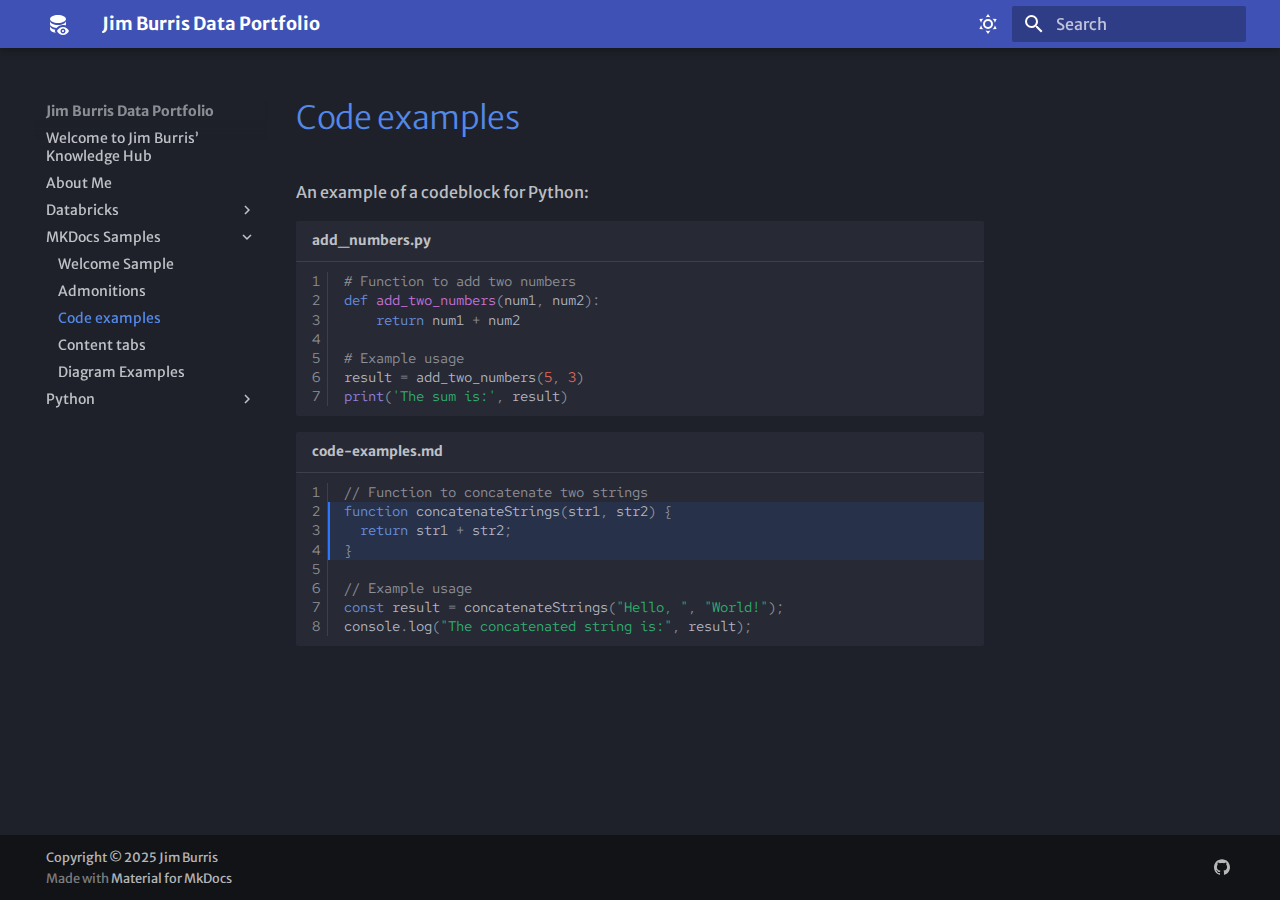
<file: MKDocs Samples/code-examples/index.html>
<!doctype html>
<html lang="en" class="no-js">
  <head>
    
      <meta charset="utf-8">
      <meta name="viewport" content="width=device-width,initial-scale=1">
      
      
      
        <link rel="canonical" href="https://jimburris.github.io/data-portfolio/MKDocs%20Samples/code-examples/">
      
      
        <link rel="prev" href="../admonitions/">
      
      
        <link rel="next" href="../content-tabs/">
      
      
      <link rel="icon" href="../../assets/images/favicon.png">
      <meta name="generator" content="mkdocs-1.6.1, mkdocs-material-9.6.19">
    
    
      
        <title>Code examples - Jim Burris Data Portfolio</title>
      
    
    
      <link rel="stylesheet" href="../../assets/stylesheets/main.7e37652d.min.css">
      
        
        <link rel="stylesheet" href="../../assets/stylesheets/palette.06af60db.min.css">
      
      


    
    
      
    
    
      
        
        
        <link rel="preconnect" href="https://fonts.gstatic.com" crossorigin>
        <link rel="stylesheet" href="https://fonts.googleapis.com/css?family=Merriweather+Sans:300,300i,400,400i,700,700i%7CRed+Hat+Mono:400,400i,700,700i&display=fallback">
        <style>:root{--md-text-font:"Merriweather Sans";--md-code-font:"Red Hat Mono"}</style>
      
    
    
      <link rel="stylesheet" href="../../stylesheets/extra.css">
    
    <script>__md_scope=new URL("../..",location),__md_hash=e=>[...e].reduce(((e,_)=>(e<<5)-e+_.charCodeAt(0)),0),__md_get=(e,_=localStorage,t=__md_scope)=>JSON.parse(_.getItem(t.pathname+"."+e)),__md_set=(e,_,t=localStorage,a=__md_scope)=>{try{t.setItem(a.pathname+"."+e,JSON.stringify(_))}catch(e){}}</script>
    
      

    
    
    
  </head>
  
  
    
    
      
    
    
    
    
    <body dir="ltr" data-md-color-scheme="slate" data-md-color-primary="indigo" data-md-color-accent="deep-purple">
  
    
    <input class="md-toggle" data-md-toggle="drawer" type="checkbox" id="__drawer" autocomplete="off">
    <input class="md-toggle" data-md-toggle="search" type="checkbox" id="__search" autocomplete="off">
    <label class="md-overlay" for="__drawer"></label>
    <div data-md-component="skip">
      
    </div>
    <div data-md-component="announce">
      
    </div>
    
    
      

  

<header class="md-header md-header--shadow" data-md-component="header">
  <nav class="md-header__inner md-grid" aria-label="Header">
    <a href="../.." title="Jim Burris Data Portfolio" class="md-header__button md-logo" aria-label="Jim Burris Data Portfolio" data-md-component="logo">
      
  
  <svg xmlns="http://www.w3.org/2000/svg" viewBox="0 0 24 24"><path d="M4 12V9c0 2.2 3.6 4 8 4s8-1.8 8-4v3c0 .5-.2.9-.5 1.4-.8-.3-1.6-.4-2.5-.4-2.5 0-4.9 1.1-6.4 2.9C6.8 15.6 4 14 4 12m8-1c4.4 0 8-1.8 8-4s-3.6-4-8-4-8 1.8-8 4 3.6 4 8 4m-2.9 8.7-.3-.7.3-.7c.1-.2.2-.3.2-.5-3.1-.6-5.3-2-5.3-3.8v3c0 1.8 2.4 3.3 5.7 3.8-.2-.3-.4-.7-.6-1.1M17 18c-.6 0-1 .4-1 1s.4 1 1 1 1-.4 1-1-.4-1-1-1m6 1c-.9 2.3-3.3 4-6 4s-5.1-1.7-6-4c.9-2.3 3.3-4 6-4s5.1 1.7 6 4m-3.5 0c0-1.4-1.1-2.5-2.5-2.5s-2.5 1.1-2.5 2.5 1.1 2.5 2.5 2.5 2.5-1.1 2.5-2.5"/></svg>

    </a>
    <label class="md-header__button md-icon" for="__drawer">
      
      <svg xmlns="http://www.w3.org/2000/svg" viewBox="0 0 24 24"><path d="M3 6h18v2H3zm0 5h18v2H3zm0 5h18v2H3z"/></svg>
    </label>
    <div class="md-header__title" data-md-component="header-title">
      <div class="md-header__ellipsis">
        <div class="md-header__topic">
          <span class="md-ellipsis">
            Jim Burris Data Portfolio
          </span>
        </div>
        <div class="md-header__topic" data-md-component="header-topic">
          <span class="md-ellipsis">
            
              Code examples
            
          </span>
        </div>
      </div>
    </div>
    
      
        <form class="md-header__option" data-md-component="palette">
  
    
    
    
    <input class="md-option" data-md-color-media="" data-md-color-scheme="slate" data-md-color-primary="indigo" data-md-color-accent="deep-purple"  aria-label="Dark mode"  type="radio" name="__palette" id="__palette_0">
    
      <label class="md-header__button md-icon" title="Dark mode" for="__palette_1" hidden>
        <svg xmlns="http://www.w3.org/2000/svg" viewBox="0 0 24 24"><path d="M12 7a5 5 0 0 1 5 5 5 5 0 0 1-5 5 5 5 0 0 1-5-5 5 5 0 0 1 5-5m0 2a3 3 0 0 0-3 3 3 3 0 0 0 3 3 3 3 0 0 0 3-3 3 3 0 0 0-3-3m0-7 2.39 3.42C13.65 5.15 12.84 5 12 5s-1.65.15-2.39.42zM3.34 7l4.16-.35A7.2 7.2 0 0 0 5.94 8.5c-.44.74-.69 1.5-.83 2.29zm.02 10 1.76-3.77a7.131 7.131 0 0 0 2.38 4.14zM20.65 7l-1.77 3.79a7.02 7.02 0 0 0-2.38-4.15zm-.01 10-4.14.36c.59-.51 1.12-1.14 1.54-1.86.42-.73.69-1.5.83-2.29zM12 22l-2.41-3.44c.74.27 1.55.44 2.41.44.82 0 1.63-.17 2.37-.44z"/></svg>
      </label>
    
  
    
    
    
    <input class="md-option" data-md-color-media="" data-md-color-scheme="default" data-md-color-primary="indigo" data-md-color-accent="deep-orange"  aria-label="Light mode"  type="radio" name="__palette" id="__palette_1">
    
      <label class="md-header__button md-icon" title="Light mode" for="__palette_0" hidden>
        <svg xmlns="http://www.w3.org/2000/svg" viewBox="0 0 24 24"><path d="m17.75 4.09-2.53 1.94.91 3.06-2.63-1.81-2.63 1.81.91-3.06-2.53-1.94L12.44 4l1.06-3 1.06 3zm3.5 6.91-1.64 1.25.59 1.98-1.7-1.17-1.7 1.17.59-1.98L15.75 11l2.06-.05L18.5 9l.69 1.95zm-2.28 4.95c.83-.08 1.72 1.1 1.19 1.85-.32.45-.66.87-1.08 1.27C15.17 23 8.84 23 4.94 19.07c-3.91-3.9-3.91-10.24 0-14.14.4-.4.82-.76 1.27-1.08.75-.53 1.93.36 1.85 1.19-.27 2.86.69 5.83 2.89 8.02a9.96 9.96 0 0 0 8.02 2.89m-1.64 2.02a12.08 12.08 0 0 1-7.8-3.47c-2.17-2.19-3.33-5-3.49-7.82-2.81 3.14-2.7 7.96.31 10.98 3.02 3.01 7.84 3.12 10.98.31"/></svg>
      </label>
    
  
</form>
      
    
    
      <script>var palette=__md_get("__palette");if(palette&&palette.color){if("(prefers-color-scheme)"===palette.color.media){var media=matchMedia("(prefers-color-scheme: light)"),input=document.querySelector(media.matches?"[data-md-color-media='(prefers-color-scheme: light)']":"[data-md-color-media='(prefers-color-scheme: dark)']");palette.color.media=input.getAttribute("data-md-color-media"),palette.color.scheme=input.getAttribute("data-md-color-scheme"),palette.color.primary=input.getAttribute("data-md-color-primary"),palette.color.accent=input.getAttribute("data-md-color-accent")}for(var[key,value]of Object.entries(palette.color))document.body.setAttribute("data-md-color-"+key,value)}</script>
    
    
    
      
      
        <label class="md-header__button md-icon" for="__search">
          
          <svg xmlns="http://www.w3.org/2000/svg" viewBox="0 0 24 24"><path d="M9.5 3A6.5 6.5 0 0 1 16 9.5c0 1.61-.59 3.09-1.56 4.23l.27.27h.79l5 5-1.5 1.5-5-5v-.79l-.27-.27A6.52 6.52 0 0 1 9.5 16 6.5 6.5 0 0 1 3 9.5 6.5 6.5 0 0 1 9.5 3m0 2C7 5 5 7 5 9.5S7 14 9.5 14 14 12 14 9.5 12 5 9.5 5"/></svg>
        </label>
        <div class="md-search" data-md-component="search" role="dialog">
  <label class="md-search__overlay" for="__search"></label>
  <div class="md-search__inner" role="search">
    <form class="md-search__form" name="search">
      <input type="text" class="md-search__input" name="query" aria-label="Search" placeholder="Search" autocapitalize="off" autocorrect="off" autocomplete="off" spellcheck="false" data-md-component="search-query" required>
      <label class="md-search__icon md-icon" for="__search">
        
        <svg xmlns="http://www.w3.org/2000/svg" viewBox="0 0 24 24"><path d="M9.5 3A6.5 6.5 0 0 1 16 9.5c0 1.61-.59 3.09-1.56 4.23l.27.27h.79l5 5-1.5 1.5-5-5v-.79l-.27-.27A6.52 6.52 0 0 1 9.5 16 6.5 6.5 0 0 1 3 9.5 6.5 6.5 0 0 1 9.5 3m0 2C7 5 5 7 5 9.5S7 14 9.5 14 14 12 14 9.5 12 5 9.5 5"/></svg>
        
        <svg xmlns="http://www.w3.org/2000/svg" viewBox="0 0 24 24"><path d="M20 11v2H8l5.5 5.5-1.42 1.42L4.16 12l7.92-7.92L13.5 5.5 8 11z"/></svg>
      </label>
      <nav class="md-search__options" aria-label="Search">
        
        <button type="reset" class="md-search__icon md-icon" title="Clear" aria-label="Clear" tabindex="-1">
          
          <svg xmlns="http://www.w3.org/2000/svg" viewBox="0 0 24 24"><path d="M19 6.41 17.59 5 12 10.59 6.41 5 5 6.41 10.59 12 5 17.59 6.41 19 12 13.41 17.59 19 19 17.59 13.41 12z"/></svg>
        </button>
      </nav>
      
    </form>
    <div class="md-search__output">
      <div class="md-search__scrollwrap" tabindex="0" data-md-scrollfix>
        <div class="md-search-result" data-md-component="search-result">
          <div class="md-search-result__meta">
            Initializing search
          </div>
          <ol class="md-search-result__list" role="presentation"></ol>
        </div>
      </div>
    </div>
  </div>
</div>
      
    
    
  </nav>
  
</header>
    
    <div class="md-container" data-md-component="container">
      
      
        
          
        
      
      <main class="md-main" data-md-component="main">
        <div class="md-main__inner md-grid">
          
            
              
              <div class="md-sidebar md-sidebar--primary" data-md-component="sidebar" data-md-type="navigation" >
                <div class="md-sidebar__scrollwrap">
                  <div class="md-sidebar__inner">
                    



<nav class="md-nav md-nav--primary" aria-label="Navigation" data-md-level="0">
  <label class="md-nav__title" for="__drawer">
    <a href="../.." title="Jim Burris Data Portfolio" class="md-nav__button md-logo" aria-label="Jim Burris Data Portfolio" data-md-component="logo">
      
  
  <svg xmlns="http://www.w3.org/2000/svg" viewBox="0 0 24 24"><path d="M4 12V9c0 2.2 3.6 4 8 4s8-1.8 8-4v3c0 .5-.2.9-.5 1.4-.8-.3-1.6-.4-2.5-.4-2.5 0-4.9 1.1-6.4 2.9C6.8 15.6 4 14 4 12m8-1c4.4 0 8-1.8 8-4s-3.6-4-8-4-8 1.8-8 4 3.6 4 8 4m-2.9 8.7-.3-.7.3-.7c.1-.2.2-.3.2-.5-3.1-.6-5.3-2-5.3-3.8v3c0 1.8 2.4 3.3 5.7 3.8-.2-.3-.4-.7-.6-1.1M17 18c-.6 0-1 .4-1 1s.4 1 1 1 1-.4 1-1-.4-1-1-1m6 1c-.9 2.3-3.3 4-6 4s-5.1-1.7-6-4c.9-2.3 3.3-4 6-4s5.1 1.7 6 4m-3.5 0c0-1.4-1.1-2.5-2.5-2.5s-2.5 1.1-2.5 2.5 1.1 2.5 2.5 2.5 2.5-1.1 2.5-2.5"/></svg>

    </a>
    Jim Burris Data Portfolio
  </label>
  
  <ul class="md-nav__list" data-md-scrollfix>
    
      
      
  
  
  
  
    <li class="md-nav__item">
      <a href="../.." class="md-nav__link">
        
  
  
  <span class="md-ellipsis">
    Welcome to Jim Burris’ Knowledge Hub
    
  </span>
  

      </a>
    </li>
  

    
      
      
  
  
  
  
    <li class="md-nav__item">
      <a href="../../About%20Me/" class="md-nav__link">
        
  
  
  <span class="md-ellipsis">
    About Me
    
  </span>
  

      </a>
    </li>
  

    
      
      
  
  
  
  
    
    
    
    
    
    <li class="md-nav__item md-nav__item--nested">
      
        
        
        <input class="md-nav__toggle md-toggle " type="checkbox" id="__nav_3" >
        
          
          <label class="md-nav__link" for="__nav_3" id="__nav_3_label" tabindex="0">
            
  
  
  <span class="md-ellipsis">
    Databricks
    
  </span>
  

            <span class="md-nav__icon md-icon"></span>
          </label>
        
        <nav class="md-nav" data-md-level="1" aria-labelledby="__nav_3_label" aria-expanded="false">
          <label class="md-nav__title" for="__nav_3">
            <span class="md-nav__icon md-icon"></span>
            Databricks
          </label>
          <ul class="md-nav__list" data-md-scrollfix>
            
              
                
  
  
  
  
    <li class="md-nav__item">
      <a href="../../Databricks/samples/" class="md-nav__link">
        
  
  
  <span class="md-ellipsis">
    Samples
    
  </span>
  

      </a>
    </li>
  

              
            
          </ul>
        </nav>
      
    </li>
  

    
      
      
  
  
    
  
  
  
    
    
    
    
    
    <li class="md-nav__item md-nav__item--active md-nav__item--nested">
      
        
        
        <input class="md-nav__toggle md-toggle " type="checkbox" id="__nav_4" checked>
        
          
          <label class="md-nav__link" for="__nav_4" id="__nav_4_label" tabindex="0">
            
  
  
  <span class="md-ellipsis">
    MKDocs Samples
    
  </span>
  

            <span class="md-nav__icon md-icon"></span>
          </label>
        
        <nav class="md-nav" data-md-level="1" aria-labelledby="__nav_4_label" aria-expanded="true">
          <label class="md-nav__title" for="__nav_4">
            <span class="md-nav__icon md-icon"></span>
            MKDocs Samples
          </label>
          <ul class="md-nav__list" data-md-scrollfix>
            
              
                
  
  
  
  
    <li class="md-nav__item">
      <a href="../" class="md-nav__link">
        
  
  
  <span class="md-ellipsis">
    Welcome Sample
    
  </span>
  

      </a>
    </li>
  

              
            
              
                
  
  
  
  
    <li class="md-nav__item">
      <a href="../admonitions/" class="md-nav__link">
        
  
  
  <span class="md-ellipsis">
    Admonitions
    
  </span>
  

      </a>
    </li>
  

              
            
              
                
  
  
    
  
  
  
    <li class="md-nav__item md-nav__item--active">
      
      <input class="md-nav__toggle md-toggle" type="checkbox" id="__toc">
      
      
      
      <a href="./" class="md-nav__link md-nav__link--active">
        
  
  
  <span class="md-ellipsis">
    Code examples
    
  </span>
  

      </a>
      
    </li>
  

              
            
              
                
  
  
  
  
    <li class="md-nav__item">
      <a href="../content-tabs/" class="md-nav__link">
        
  
  
  <span class="md-ellipsis">
    Content tabs
    
  </span>
  

      </a>
    </li>
  

              
            
              
                
  
  
  
  
    <li class="md-nav__item">
      <a href="../diagram-examples/" class="md-nav__link">
        
  
  
  <span class="md-ellipsis">
    Diagram Examples
    
  </span>
  

      </a>
    </li>
  

              
            
          </ul>
        </nav>
      
    </li>
  

    
      
      
  
  
  
  
    
    
    
    
    
    <li class="md-nav__item md-nav__item--nested">
      
        
        
        <input class="md-nav__toggle md-toggle " type="checkbox" id="__nav_5" >
        
          
          <label class="md-nav__link" for="__nav_5" id="__nav_5_label" tabindex="0">
            
  
  
  <span class="md-ellipsis">
    Python
    
  </span>
  

            <span class="md-nav__icon md-icon"></span>
          </label>
        
        <nav class="md-nav" data-md-level="1" aria-labelledby="__nav_5_label" aria-expanded="false">
          <label class="md-nav__title" for="__nav_5">
            <span class="md-nav__icon md-icon"></span>
            Python
          </label>
          <ul class="md-nav__list" data-md-scrollfix>
            
              
                
  
  
  
  
    <li class="md-nav__item">
      <a href="../../Python/Welcome/" class="md-nav__link">
        
  
  
  <span class="md-ellipsis">
    Welcome
    
  </span>
  

      </a>
    </li>
  

              
            
          </ul>
        </nav>
      
    </li>
  

    
  </ul>
</nav>
                  </div>
                </div>
              </div>
            
            
              
              <div class="md-sidebar md-sidebar--secondary" data-md-component="sidebar" data-md-type="toc" >
                <div class="md-sidebar__scrollwrap">
                  <div class="md-sidebar__inner">
                    

<nav class="md-nav md-nav--secondary" aria-label="Table of contents">
  
  
  
  
</nav>
                  </div>
                </div>
              </div>
            
          
          
            <div class="md-content" data-md-component="content">
              <article class="md-content__inner md-typeset">
                
                  



  <h1>Code examples</h1>

<p>An example of a codeblock for Python:</p>
<div class="language-py highlight"><table class="highlighttable"><tr><th colspan="2" class="filename"><span class="filename">add_numbers.py</span></th></tr><tr><td class="linenos"><div class="linenodiv"><pre><span></span><span class="normal"><a href="#__codelineno-0-1">1</a></span>
<span class="normal"><a href="#__codelineno-0-2">2</a></span>
<span class="normal"><a href="#__codelineno-0-3">3</a></span>
<span class="normal"><a href="#__codelineno-0-4">4</a></span>
<span class="normal"><a href="#__codelineno-0-5">5</a></span>
<span class="normal"><a href="#__codelineno-0-6">6</a></span>
<span class="normal"><a href="#__codelineno-0-7">7</a></span></pre></div></td><td class="code"><div><pre><span></span><code><span id="__span-0-1"><a id="__codelineno-0-1" name="__codelineno-0-1"></a><span class="c1"># Function to add two numbers</span>
</span><span id="__span-0-2"><a id="__codelineno-0-2" name="__codelineno-0-2"></a><span class="k">def</span><span class="w"> </span><span class="nf">add_two_numbers</span><span class="p">(</span><span class="n">num1</span><span class="p">,</span> <span class="n">num2</span><span class="p">):</span>
</span><span id="__span-0-3"><a id="__codelineno-0-3" name="__codelineno-0-3"></a>    <span class="k">return</span> <span class="n">num1</span> <span class="o">+</span> <span class="n">num2</span>
</span><span id="__span-0-4"><a id="__codelineno-0-4" name="__codelineno-0-4"></a>
</span><span id="__span-0-5"><a id="__codelineno-0-5" name="__codelineno-0-5"></a><span class="c1"># Example usage</span>
</span><span id="__span-0-6"><a id="__codelineno-0-6" name="__codelineno-0-6"></a><span class="n">result</span> <span class="o">=</span> <span class="n">add_two_numbers</span><span class="p">(</span><span class="mi">5</span><span class="p">,</span> <span class="mi">3</span><span class="p">)</span>
</span><span id="__span-0-7"><a id="__codelineno-0-7" name="__codelineno-0-7"></a><span class="nb">print</span><span class="p">(</span><span class="s1">&#39;The sum is:&#39;</span><span class="p">,</span> <span class="n">result</span><span class="p">)</span>
</span></code></pre></div></td></tr></table></div>
<div class="language-js highlight"><table class="highlighttable"><tr><th colspan="2" class="filename"><span class="filename">code-examples.md</span></th></tr><tr><td class="linenos"><div class="linenodiv"><pre><span></span><span class="normal"><a href="#__codelineno-1-1">1</a></span>
<span class="normal"><a href="#__codelineno-1-2">2</a></span>
<span class="normal"><a href="#__codelineno-1-3">3</a></span>
<span class="normal"><a href="#__codelineno-1-4">4</a></span>
<span class="normal"><a href="#__codelineno-1-5">5</a></span>
<span class="normal"><a href="#__codelineno-1-6">6</a></span>
<span class="normal"><a href="#__codelineno-1-7">7</a></span>
<span class="normal"><a href="#__codelineno-1-8">8</a></span></pre></div></td><td class="code"><div><pre><span></span><code><span id="__span-1-1"><a id="__codelineno-1-1" name="__codelineno-1-1"></a><span class="c1">// Function to concatenate two strings</span>
</span><span id="__span-1-2"><a id="__codelineno-1-2" name="__codelineno-1-2"></a><span class="hll"><span class="kd">function</span><span class="w"> </span><span class="nx">concatenateStrings</span><span class="p">(</span><span class="nx">str1</span><span class="p">,</span><span class="w"> </span><span class="nx">str2</span><span class="p">)</span><span class="w"> </span><span class="p">{</span>
</span></span><span id="__span-1-3"><a id="__codelineno-1-3" name="__codelineno-1-3"></a><span class="hll"><span class="w">  </span><span class="k">return</span><span class="w"> </span><span class="nx">str1</span><span class="w"> </span><span class="o">+</span><span class="w"> </span><span class="nx">str2</span><span class="p">;</span>
</span></span><span id="__span-1-4"><a id="__codelineno-1-4" name="__codelineno-1-4"></a><span class="hll"><span class="p">}</span>
</span></span><span id="__span-1-5"><a id="__codelineno-1-5" name="__codelineno-1-5"></a>
</span><span id="__span-1-6"><a id="__codelineno-1-6" name="__codelineno-1-6"></a><span class="c1">// Example usage</span>
</span><span id="__span-1-7"><a id="__codelineno-1-7" name="__codelineno-1-7"></a><span class="kd">const</span><span class="w"> </span><span class="nx">result</span><span class="w"> </span><span class="o">=</span><span class="w"> </span><span class="nx">concatenateStrings</span><span class="p">(</span><span class="s2">&quot;Hello, &quot;</span><span class="p">,</span><span class="w"> </span><span class="s2">&quot;World!&quot;</span><span class="p">);</span>
</span><span id="__span-1-8"><a id="__codelineno-1-8" name="__codelineno-1-8"></a><span class="nx">console</span><span class="p">.</span><span class="nx">log</span><span class="p">(</span><span class="s2">&quot;The concatenated string is:&quot;</span><span class="p">,</span><span class="w"> </span><span class="nx">result</span><span class="p">);</span>
</span></code></pre></div></td></tr></table></div>












                
              </article>
            </div>
          
          
<script>var target=document.getElementById(location.hash.slice(1));target&&target.name&&(target.checked=target.name.startsWith("__tabbed_"))</script>
        </div>
        
      </main>
      
        <footer class="md-footer">
  
  <div class="md-footer-meta md-typeset">
    <div class="md-footer-meta__inner md-grid">
      <div class="md-copyright">
  
    <div class="md-copyright__highlight">
      Copyright &copy; 2025 Jim Burris
    </div>
  
  
    Made with
    <a href="https://squidfunk.github.io/mkdocs-material/" target="_blank" rel="noopener">
      Material for MkDocs
    </a>
  
</div>
      
        
<div class="md-social">
  
    
    
    
    
      
      
    
    <a href="https://github.com/jrburris" target="_blank" rel="noopener" title="github.com" class="md-social__link">
      <svg xmlns="http://www.w3.org/2000/svg" viewBox="0 0 24 24"><path d="M12 .297c-6.63 0-12 5.373-12 12 0 5.303 3.438 9.8 8.205 11.385.6.113.82-.258.82-.577 0-.285-.01-1.04-.015-2.04-3.338.724-4.042-1.61-4.042-1.61C4.422 18.07 3.633 17.7 3.633 17.7c-1.087-.744.084-.729.084-.729 1.205.084 1.838 1.236 1.838 1.236 1.07 1.835 2.809 1.305 3.495.998.108-.776.417-1.305.76-1.605-2.665-.3-5.466-1.332-5.466-5.93 0-1.31.465-2.38 1.235-3.22-.135-.303-.54-1.523.105-3.176 0 0 1.005-.322 3.3 1.23.96-.267 1.98-.399 3-.405 1.02.006 2.04.138 3 .405 2.28-1.552 3.285-1.23 3.285-1.23.645 1.653.24 2.873.12 3.176.765.84 1.23 1.91 1.23 3.22 0 4.61-2.805 5.625-5.475 5.92.42.36.81 1.096.81 2.22 0 1.606-.015 2.896-.015 3.286 0 .315.21.69.825.57C20.565 22.092 24 17.592 24 12.297c0-6.627-5.373-12-12-12"/></svg>
    </a>
  
</div>
      
    </div>
  </div>
</footer>
      
    </div>
    <div class="md-dialog" data-md-component="dialog">
      <div class="md-dialog__inner md-typeset"></div>
    </div>
    
    
    
      
      <script id="__config" type="application/json">{"base": "../..", "features": [], "search": "../../assets/javascripts/workers/search.973d3a69.min.js", "tags": null, "translations": {"clipboard.copied": "Copied to clipboard", "clipboard.copy": "Copy to clipboard", "search.result.more.one": "1 more on this page", "search.result.more.other": "# more on this page", "search.result.none": "No matching documents", "search.result.one": "1 matching document", "search.result.other": "# matching documents", "search.result.placeholder": "Type to start searching", "search.result.term.missing": "Missing", "select.version": "Select version"}, "version": null}</script>
    
    
      <script src="../../assets/javascripts/bundle.92b07e13.min.js"></script>
      
    
  </body>
</html>
</file>
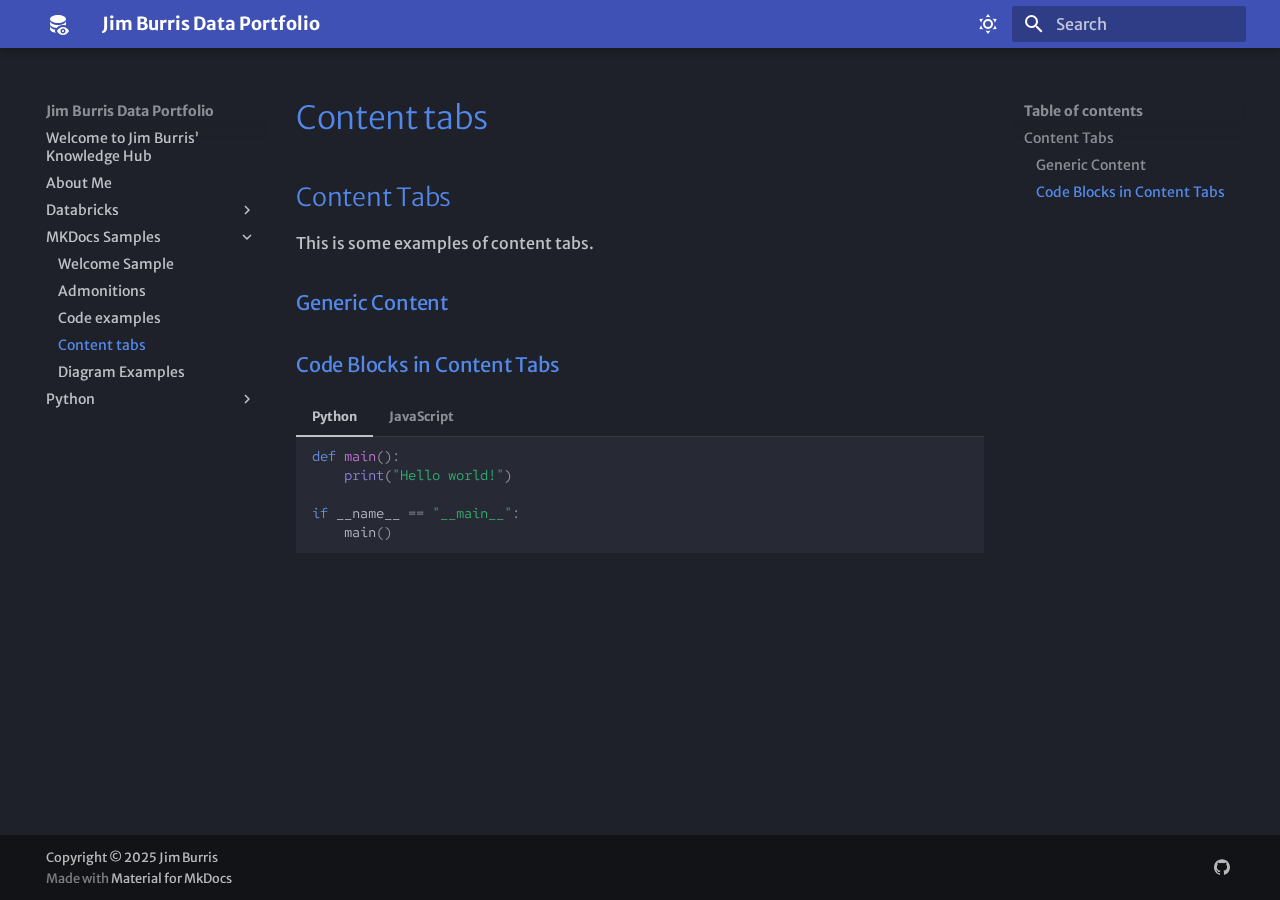
<file: MKDocs Samples/content-tabs/index.html>
<!doctype html>
<html lang="en" class="no-js">
  <head>
    
      <meta charset="utf-8">
      <meta name="viewport" content="width=device-width,initial-scale=1">
      
      
      
        <link rel="canonical" href="https://jimburris.github.io/data-portfolio/MKDocs%20Samples/content-tabs/">
      
      
        <link rel="prev" href="../code-examples/">
      
      
        <link rel="next" href="../diagram-examples/">
      
      
      <link rel="icon" href="../../assets/images/favicon.png">
      <meta name="generator" content="mkdocs-1.6.1, mkdocs-material-9.6.19">
    
    
      
        <title>Content tabs - Jim Burris Data Portfolio</title>
      
    
    
      <link rel="stylesheet" href="../../assets/stylesheets/main.7e37652d.min.css">
      
        
        <link rel="stylesheet" href="../../assets/stylesheets/palette.06af60db.min.css">
      
      


    
    
      
    
    
      
        
        
        <link rel="preconnect" href="https://fonts.gstatic.com" crossorigin>
        <link rel="stylesheet" href="https://fonts.googleapis.com/css?family=Merriweather+Sans:300,300i,400,400i,700,700i%7CRed+Hat+Mono:400,400i,700,700i&display=fallback">
        <style>:root{--md-text-font:"Merriweather Sans";--md-code-font:"Red Hat Mono"}</style>
      
    
    
      <link rel="stylesheet" href="../../stylesheets/extra.css">
    
    <script>__md_scope=new URL("../..",location),__md_hash=e=>[...e].reduce(((e,_)=>(e<<5)-e+_.charCodeAt(0)),0),__md_get=(e,_=localStorage,t=__md_scope)=>JSON.parse(_.getItem(t.pathname+"."+e)),__md_set=(e,_,t=localStorage,a=__md_scope)=>{try{t.setItem(a.pathname+"."+e,JSON.stringify(_))}catch(e){}}</script>
    
      

    
    
    
  </head>
  
  
    
    
      
    
    
    
    
    <body dir="ltr" data-md-color-scheme="slate" data-md-color-primary="indigo" data-md-color-accent="deep-purple">
  
    
    <input class="md-toggle" data-md-toggle="drawer" type="checkbox" id="__drawer" autocomplete="off">
    <input class="md-toggle" data-md-toggle="search" type="checkbox" id="__search" autocomplete="off">
    <label class="md-overlay" for="__drawer"></label>
    <div data-md-component="skip">
      
        
        <a href="#content-tabs" class="md-skip">
          Skip to content
        </a>
      
    </div>
    <div data-md-component="announce">
      
    </div>
    
    
      

  

<header class="md-header md-header--shadow" data-md-component="header">
  <nav class="md-header__inner md-grid" aria-label="Header">
    <a href="../.." title="Jim Burris Data Portfolio" class="md-header__button md-logo" aria-label="Jim Burris Data Portfolio" data-md-component="logo">
      
  
  <svg xmlns="http://www.w3.org/2000/svg" viewBox="0 0 24 24"><path d="M4 12V9c0 2.2 3.6 4 8 4s8-1.8 8-4v3c0 .5-.2.9-.5 1.4-.8-.3-1.6-.4-2.5-.4-2.5 0-4.9 1.1-6.4 2.9C6.8 15.6 4 14 4 12m8-1c4.4 0 8-1.8 8-4s-3.6-4-8-4-8 1.8-8 4 3.6 4 8 4m-2.9 8.7-.3-.7.3-.7c.1-.2.2-.3.2-.5-3.1-.6-5.3-2-5.3-3.8v3c0 1.8 2.4 3.3 5.7 3.8-.2-.3-.4-.7-.6-1.1M17 18c-.6 0-1 .4-1 1s.4 1 1 1 1-.4 1-1-.4-1-1-1m6 1c-.9 2.3-3.3 4-6 4s-5.1-1.7-6-4c.9-2.3 3.3-4 6-4s5.1 1.7 6 4m-3.5 0c0-1.4-1.1-2.5-2.5-2.5s-2.5 1.1-2.5 2.5 1.1 2.5 2.5 2.5 2.5-1.1 2.5-2.5"/></svg>

    </a>
    <label class="md-header__button md-icon" for="__drawer">
      
      <svg xmlns="http://www.w3.org/2000/svg" viewBox="0 0 24 24"><path d="M3 6h18v2H3zm0 5h18v2H3zm0 5h18v2H3z"/></svg>
    </label>
    <div class="md-header__title" data-md-component="header-title">
      <div class="md-header__ellipsis">
        <div class="md-header__topic">
          <span class="md-ellipsis">
            Jim Burris Data Portfolio
          </span>
        </div>
        <div class="md-header__topic" data-md-component="header-topic">
          <span class="md-ellipsis">
            
              Content tabs
            
          </span>
        </div>
      </div>
    </div>
    
      
        <form class="md-header__option" data-md-component="palette">
  
    
    
    
    <input class="md-option" data-md-color-media="" data-md-color-scheme="slate" data-md-color-primary="indigo" data-md-color-accent="deep-purple"  aria-label="Dark mode"  type="radio" name="__palette" id="__palette_0">
    
      <label class="md-header__button md-icon" title="Dark mode" for="__palette_1" hidden>
        <svg xmlns="http://www.w3.org/2000/svg" viewBox="0 0 24 24"><path d="M12 7a5 5 0 0 1 5 5 5 5 0 0 1-5 5 5 5 0 0 1-5-5 5 5 0 0 1 5-5m0 2a3 3 0 0 0-3 3 3 3 0 0 0 3 3 3 3 0 0 0 3-3 3 3 0 0 0-3-3m0-7 2.39 3.42C13.65 5.15 12.84 5 12 5s-1.65.15-2.39.42zM3.34 7l4.16-.35A7.2 7.2 0 0 0 5.94 8.5c-.44.74-.69 1.5-.83 2.29zm.02 10 1.76-3.77a7.131 7.131 0 0 0 2.38 4.14zM20.65 7l-1.77 3.79a7.02 7.02 0 0 0-2.38-4.15zm-.01 10-4.14.36c.59-.51 1.12-1.14 1.54-1.86.42-.73.69-1.5.83-2.29zM12 22l-2.41-3.44c.74.27 1.55.44 2.41.44.82 0 1.63-.17 2.37-.44z"/></svg>
      </label>
    
  
    
    
    
    <input class="md-option" data-md-color-media="" data-md-color-scheme="default" data-md-color-primary="indigo" data-md-color-accent="deep-orange"  aria-label="Light mode"  type="radio" name="__palette" id="__palette_1">
    
      <label class="md-header__button md-icon" title="Light mode" for="__palette_0" hidden>
        <svg xmlns="http://www.w3.org/2000/svg" viewBox="0 0 24 24"><path d="m17.75 4.09-2.53 1.94.91 3.06-2.63-1.81-2.63 1.81.91-3.06-2.53-1.94L12.44 4l1.06-3 1.06 3zm3.5 6.91-1.64 1.25.59 1.98-1.7-1.17-1.7 1.17.59-1.98L15.75 11l2.06-.05L18.5 9l.69 1.95zm-2.28 4.95c.83-.08 1.72 1.1 1.19 1.85-.32.45-.66.87-1.08 1.27C15.17 23 8.84 23 4.94 19.07c-3.91-3.9-3.91-10.24 0-14.14.4-.4.82-.76 1.27-1.08.75-.53 1.93.36 1.85 1.19-.27 2.86.69 5.83 2.89 8.02a9.96 9.96 0 0 0 8.02 2.89m-1.64 2.02a12.08 12.08 0 0 1-7.8-3.47c-2.17-2.19-3.33-5-3.49-7.82-2.81 3.14-2.7 7.96.31 10.98 3.02 3.01 7.84 3.12 10.98.31"/></svg>
      </label>
    
  
</form>
      
    
    
      <script>var palette=__md_get("__palette");if(palette&&palette.color){if("(prefers-color-scheme)"===palette.color.media){var media=matchMedia("(prefers-color-scheme: light)"),input=document.querySelector(media.matches?"[data-md-color-media='(prefers-color-scheme: light)']":"[data-md-color-media='(prefers-color-scheme: dark)']");palette.color.media=input.getAttribute("data-md-color-media"),palette.color.scheme=input.getAttribute("data-md-color-scheme"),palette.color.primary=input.getAttribute("data-md-color-primary"),palette.color.accent=input.getAttribute("data-md-color-accent")}for(var[key,value]of Object.entries(palette.color))document.body.setAttribute("data-md-color-"+key,value)}</script>
    
    
    
      
      
        <label class="md-header__button md-icon" for="__search">
          
          <svg xmlns="http://www.w3.org/2000/svg" viewBox="0 0 24 24"><path d="M9.5 3A6.5 6.5 0 0 1 16 9.5c0 1.61-.59 3.09-1.56 4.23l.27.27h.79l5 5-1.5 1.5-5-5v-.79l-.27-.27A6.52 6.52 0 0 1 9.5 16 6.5 6.5 0 0 1 3 9.5 6.5 6.5 0 0 1 9.5 3m0 2C7 5 5 7 5 9.5S7 14 9.5 14 14 12 14 9.5 12 5 9.5 5"/></svg>
        </label>
        <div class="md-search" data-md-component="search" role="dialog">
  <label class="md-search__overlay" for="__search"></label>
  <div class="md-search__inner" role="search">
    <form class="md-search__form" name="search">
      <input type="text" class="md-search__input" name="query" aria-label="Search" placeholder="Search" autocapitalize="off" autocorrect="off" autocomplete="off" spellcheck="false" data-md-component="search-query" required>
      <label class="md-search__icon md-icon" for="__search">
        
        <svg xmlns="http://www.w3.org/2000/svg" viewBox="0 0 24 24"><path d="M9.5 3A6.5 6.5 0 0 1 16 9.5c0 1.61-.59 3.09-1.56 4.23l.27.27h.79l5 5-1.5 1.5-5-5v-.79l-.27-.27A6.52 6.52 0 0 1 9.5 16 6.5 6.5 0 0 1 3 9.5 6.5 6.5 0 0 1 9.5 3m0 2C7 5 5 7 5 9.5S7 14 9.5 14 14 12 14 9.5 12 5 9.5 5"/></svg>
        
        <svg xmlns="http://www.w3.org/2000/svg" viewBox="0 0 24 24"><path d="M20 11v2H8l5.5 5.5-1.42 1.42L4.16 12l7.92-7.92L13.5 5.5 8 11z"/></svg>
      </label>
      <nav class="md-search__options" aria-label="Search">
        
        <button type="reset" class="md-search__icon md-icon" title="Clear" aria-label="Clear" tabindex="-1">
          
          <svg xmlns="http://www.w3.org/2000/svg" viewBox="0 0 24 24"><path d="M19 6.41 17.59 5 12 10.59 6.41 5 5 6.41 10.59 12 5 17.59 6.41 19 12 13.41 17.59 19 19 17.59 13.41 12z"/></svg>
        </button>
      </nav>
      
    </form>
    <div class="md-search__output">
      <div class="md-search__scrollwrap" tabindex="0" data-md-scrollfix>
        <div class="md-search-result" data-md-component="search-result">
          <div class="md-search-result__meta">
            Initializing search
          </div>
          <ol class="md-search-result__list" role="presentation"></ol>
        </div>
      </div>
    </div>
  </div>
</div>
      
    
    
  </nav>
  
</header>
    
    <div class="md-container" data-md-component="container">
      
      
        
          
        
      
      <main class="md-main" data-md-component="main">
        <div class="md-main__inner md-grid">
          
            
              
              <div class="md-sidebar md-sidebar--primary" data-md-component="sidebar" data-md-type="navigation" >
                <div class="md-sidebar__scrollwrap">
                  <div class="md-sidebar__inner">
                    



<nav class="md-nav md-nav--primary" aria-label="Navigation" data-md-level="0">
  <label class="md-nav__title" for="__drawer">
    <a href="../.." title="Jim Burris Data Portfolio" class="md-nav__button md-logo" aria-label="Jim Burris Data Portfolio" data-md-component="logo">
      
  
  <svg xmlns="http://www.w3.org/2000/svg" viewBox="0 0 24 24"><path d="M4 12V9c0 2.2 3.6 4 8 4s8-1.8 8-4v3c0 .5-.2.9-.5 1.4-.8-.3-1.6-.4-2.5-.4-2.5 0-4.9 1.1-6.4 2.9C6.8 15.6 4 14 4 12m8-1c4.4 0 8-1.8 8-4s-3.6-4-8-4-8 1.8-8 4 3.6 4 8 4m-2.9 8.7-.3-.7.3-.7c.1-.2.2-.3.2-.5-3.1-.6-5.3-2-5.3-3.8v3c0 1.8 2.4 3.3 5.7 3.8-.2-.3-.4-.7-.6-1.1M17 18c-.6 0-1 .4-1 1s.4 1 1 1 1-.4 1-1-.4-1-1-1m6 1c-.9 2.3-3.3 4-6 4s-5.1-1.7-6-4c.9-2.3 3.3-4 6-4s5.1 1.7 6 4m-3.5 0c0-1.4-1.1-2.5-2.5-2.5s-2.5 1.1-2.5 2.5 1.1 2.5 2.5 2.5 2.5-1.1 2.5-2.5"/></svg>

    </a>
    Jim Burris Data Portfolio
  </label>
  
  <ul class="md-nav__list" data-md-scrollfix>
    
      
      
  
  
  
  
    <li class="md-nav__item">
      <a href="../.." class="md-nav__link">
        
  
  
  <span class="md-ellipsis">
    Welcome to Jim Burris’ Knowledge Hub
    
  </span>
  

      </a>
    </li>
  

    
      
      
  
  
  
  
    <li class="md-nav__item">
      <a href="../../About%20Me/" class="md-nav__link">
        
  
  
  <span class="md-ellipsis">
    About Me
    
  </span>
  

      </a>
    </li>
  

    
      
      
  
  
  
  
    
    
    
    
    
    <li class="md-nav__item md-nav__item--nested">
      
        
        
        <input class="md-nav__toggle md-toggle " type="checkbox" id="__nav_3" >
        
          
          <label class="md-nav__link" for="__nav_3" id="__nav_3_label" tabindex="0">
            
  
  
  <span class="md-ellipsis">
    Databricks
    
  </span>
  

            <span class="md-nav__icon md-icon"></span>
          </label>
        
        <nav class="md-nav" data-md-level="1" aria-labelledby="__nav_3_label" aria-expanded="false">
          <label class="md-nav__title" for="__nav_3">
            <span class="md-nav__icon md-icon"></span>
            Databricks
          </label>
          <ul class="md-nav__list" data-md-scrollfix>
            
              
                
  
  
  
  
    <li class="md-nav__item">
      <a href="../../Databricks/samples/" class="md-nav__link">
        
  
  
  <span class="md-ellipsis">
    Samples
    
  </span>
  

      </a>
    </li>
  

              
            
          </ul>
        </nav>
      
    </li>
  

    
      
      
  
  
    
  
  
  
    
    
    
    
    
    <li class="md-nav__item md-nav__item--active md-nav__item--nested">
      
        
        
        <input class="md-nav__toggle md-toggle " type="checkbox" id="__nav_4" checked>
        
          
          <label class="md-nav__link" for="__nav_4" id="__nav_4_label" tabindex="0">
            
  
  
  <span class="md-ellipsis">
    MKDocs Samples
    
  </span>
  

            <span class="md-nav__icon md-icon"></span>
          </label>
        
        <nav class="md-nav" data-md-level="1" aria-labelledby="__nav_4_label" aria-expanded="true">
          <label class="md-nav__title" for="__nav_4">
            <span class="md-nav__icon md-icon"></span>
            MKDocs Samples
          </label>
          <ul class="md-nav__list" data-md-scrollfix>
            
              
                
  
  
  
  
    <li class="md-nav__item">
      <a href="../" class="md-nav__link">
        
  
  
  <span class="md-ellipsis">
    Welcome Sample
    
  </span>
  

      </a>
    </li>
  

              
            
              
                
  
  
  
  
    <li class="md-nav__item">
      <a href="../admonitions/" class="md-nav__link">
        
  
  
  <span class="md-ellipsis">
    Admonitions
    
  </span>
  

      </a>
    </li>
  

              
            
              
                
  
  
  
  
    <li class="md-nav__item">
      <a href="../code-examples/" class="md-nav__link">
        
  
  
  <span class="md-ellipsis">
    Code examples
    
  </span>
  

      </a>
    </li>
  

              
            
              
                
  
  
    
  
  
  
    <li class="md-nav__item md-nav__item--active">
      
      <input class="md-nav__toggle md-toggle" type="checkbox" id="__toc">
      
      
      
        <label class="md-nav__link md-nav__link--active" for="__toc">
          
  
  
  <span class="md-ellipsis">
    Content tabs
    
  </span>
  

          <span class="md-nav__icon md-icon"></span>
        </label>
      
      <a href="./" class="md-nav__link md-nav__link--active">
        
  
  
  <span class="md-ellipsis">
    Content tabs
    
  </span>
  

      </a>
      
        

<nav class="md-nav md-nav--secondary" aria-label="Table of contents">
  
  
  
  
    <label class="md-nav__title" for="__toc">
      <span class="md-nav__icon md-icon"></span>
      Table of contents
    </label>
    <ul class="md-nav__list" data-md-component="toc" data-md-scrollfix>
      
        <li class="md-nav__item">
  <a href="#content-tabs" class="md-nav__link">
    <span class="md-ellipsis">
      Content Tabs
    </span>
  </a>
  
    <nav class="md-nav" aria-label="Content Tabs">
      <ul class="md-nav__list">
        
          <li class="md-nav__item">
  <a href="#generic-content" class="md-nav__link">
    <span class="md-ellipsis">
      Generic Content
    </span>
  </a>
  
</li>
        
          <li class="md-nav__item">
  <a href="#code-blocks-in-content-tabs" class="md-nav__link">
    <span class="md-ellipsis">
      Code Blocks in Content Tabs
    </span>
  </a>
  
</li>
        
      </ul>
    </nav>
  
</li>
      
    </ul>
  
</nav>
      
    </li>
  

              
            
              
                
  
  
  
  
    <li class="md-nav__item">
      <a href="../diagram-examples/" class="md-nav__link">
        
  
  
  <span class="md-ellipsis">
    Diagram Examples
    
  </span>
  

      </a>
    </li>
  

              
            
          </ul>
        </nav>
      
    </li>
  

    
      
      
  
  
  
  
    
    
    
    
    
    <li class="md-nav__item md-nav__item--nested">
      
        
        
        <input class="md-nav__toggle md-toggle " type="checkbox" id="__nav_5" >
        
          
          <label class="md-nav__link" for="__nav_5" id="__nav_5_label" tabindex="0">
            
  
  
  <span class="md-ellipsis">
    Python
    
  </span>
  

            <span class="md-nav__icon md-icon"></span>
          </label>
        
        <nav class="md-nav" data-md-level="1" aria-labelledby="__nav_5_label" aria-expanded="false">
          <label class="md-nav__title" for="__nav_5">
            <span class="md-nav__icon md-icon"></span>
            Python
          </label>
          <ul class="md-nav__list" data-md-scrollfix>
            
              
                
  
  
  
  
    <li class="md-nav__item">
      <a href="../../Python/Welcome/" class="md-nav__link">
        
  
  
  <span class="md-ellipsis">
    Welcome
    
  </span>
  

      </a>
    </li>
  

              
            
          </ul>
        </nav>
      
    </li>
  

    
  </ul>
</nav>
                  </div>
                </div>
              </div>
            
            
              
              <div class="md-sidebar md-sidebar--secondary" data-md-component="sidebar" data-md-type="toc" >
                <div class="md-sidebar__scrollwrap">
                  <div class="md-sidebar__inner">
                    

<nav class="md-nav md-nav--secondary" aria-label="Table of contents">
  
  
  
  
    <label class="md-nav__title" for="__toc">
      <span class="md-nav__icon md-icon"></span>
      Table of contents
    </label>
    <ul class="md-nav__list" data-md-component="toc" data-md-scrollfix>
      
        <li class="md-nav__item">
  <a href="#content-tabs" class="md-nav__link">
    <span class="md-ellipsis">
      Content Tabs
    </span>
  </a>
  
    <nav class="md-nav" aria-label="Content Tabs">
      <ul class="md-nav__list">
        
          <li class="md-nav__item">
  <a href="#generic-content" class="md-nav__link">
    <span class="md-ellipsis">
      Generic Content
    </span>
  </a>
  
</li>
        
          <li class="md-nav__item">
  <a href="#code-blocks-in-content-tabs" class="md-nav__link">
    <span class="md-ellipsis">
      Code Blocks in Content Tabs
    </span>
  </a>
  
</li>
        
      </ul>
    </nav>
  
</li>
      
    </ul>
  
</nav>
                  </div>
                </div>
              </div>
            
          
          
            <div class="md-content" data-md-component="content">
              <article class="md-content__inner md-typeset">
                
                  



  <h1>Content tabs</h1>

<h2 id="content-tabs">Content Tabs</h2>
<p>This is some examples of content tabs.</p>
<h3 id="generic-content">Generic Content</h3>
<h3 id="code-blocks-in-content-tabs">Code Blocks in Content Tabs</h3>
<div class="tabbed-set tabbed-alternate" data-tabs="1:2"><input checked="checked" id="__tabbed_1_1" name="__tabbed_1" type="radio" /><input id="__tabbed_1_2" name="__tabbed_1" type="radio" /><div class="tabbed-labels"><label for="__tabbed_1_1">Python</label><label for="__tabbed_1_2">JavaScript</label></div>
<div class="tabbed-content">
<div class="tabbed-block">
<div class="language-py highlight"><pre><span></span><code><span id="__span-0-1"><a id="__codelineno-0-1" name="__codelineno-0-1" href="#__codelineno-0-1"></a><span class="k">def</span><span class="w"> </span><span class="nf">main</span><span class="p">():</span>
</span><span id="__span-0-2"><a id="__codelineno-0-2" name="__codelineno-0-2" href="#__codelineno-0-2"></a>    <span class="nb">print</span><span class="p">(</span><span class="s2">&quot;Hello world!&quot;</span><span class="p">)</span>
</span><span id="__span-0-3"><a id="__codelineno-0-3" name="__codelineno-0-3" href="#__codelineno-0-3"></a>
</span><span id="__span-0-4"><a id="__codelineno-0-4" name="__codelineno-0-4" href="#__codelineno-0-4"></a><span class="k">if</span> <span class="vm">__name__</span> <span class="o">==</span> <span class="s2">&quot;__main__&quot;</span><span class="p">:</span>
</span><span id="__span-0-5"><a id="__codelineno-0-5" name="__codelineno-0-5" href="#__codelineno-0-5"></a>    <span class="n">main</span><span class="p">()</span>
</span></code></pre></div>
</div>
<div class="tabbed-block">
<div class="language-js highlight"><pre><span></span><code><span id="__span-1-1"><a id="__codelineno-1-1" name="__codelineno-1-1" href="#__codelineno-1-1"></a><span class="kd">function</span><span class="w"> </span><span class="nx">main</span><span class="p">()</span><span class="w"> </span><span class="p">{</span>
</span><span id="__span-1-2"><a id="__codelineno-1-2" name="__codelineno-1-2" href="#__codelineno-1-2"></a><span class="w">    </span><span class="nx">console</span><span class="p">.</span><span class="nx">log</span><span class="p">(</span><span class="s2">&quot;Hello world!&quot;</span><span class="p">);</span>
</span><span id="__span-1-3"><a id="__codelineno-1-3" name="__codelineno-1-3" href="#__codelineno-1-3"></a><span class="p">}</span>
</span><span id="__span-1-4"><a id="__codelineno-1-4" name="__codelineno-1-4" href="#__codelineno-1-4"></a>
</span><span id="__span-1-5"><a id="__codelineno-1-5" name="__codelineno-1-5" href="#__codelineno-1-5"></a><span class="nx">main</span><span class="p">();</span>
</span></code></pre></div>
</div>
</div>
</div>












                
              </article>
            </div>
          
          
<script>var target=document.getElementById(location.hash.slice(1));target&&target.name&&(target.checked=target.name.startsWith("__tabbed_"))</script>
        </div>
        
      </main>
      
        <footer class="md-footer">
  
  <div class="md-footer-meta md-typeset">
    <div class="md-footer-meta__inner md-grid">
      <div class="md-copyright">
  
    <div class="md-copyright__highlight">
      Copyright &copy; 2025 Jim Burris
    </div>
  
  
    Made with
    <a href="https://squidfunk.github.io/mkdocs-material/" target="_blank" rel="noopener">
      Material for MkDocs
    </a>
  
</div>
      
        
<div class="md-social">
  
    
    
    
    
      
      
    
    <a href="https://github.com/jrburris" target="_blank" rel="noopener" title="github.com" class="md-social__link">
      <svg xmlns="http://www.w3.org/2000/svg" viewBox="0 0 24 24"><path d="M12 .297c-6.63 0-12 5.373-12 12 0 5.303 3.438 9.8 8.205 11.385.6.113.82-.258.82-.577 0-.285-.01-1.04-.015-2.04-3.338.724-4.042-1.61-4.042-1.61C4.422 18.07 3.633 17.7 3.633 17.7c-1.087-.744.084-.729.084-.729 1.205.084 1.838 1.236 1.838 1.236 1.07 1.835 2.809 1.305 3.495.998.108-.776.417-1.305.76-1.605-2.665-.3-5.466-1.332-5.466-5.93 0-1.31.465-2.38 1.235-3.22-.135-.303-.54-1.523.105-3.176 0 0 1.005-.322 3.3 1.23.96-.267 1.98-.399 3-.405 1.02.006 2.04.138 3 .405 2.28-1.552 3.285-1.23 3.285-1.23.645 1.653.24 2.873.12 3.176.765.84 1.23 1.91 1.23 3.22 0 4.61-2.805 5.625-5.475 5.92.42.36.81 1.096.81 2.22 0 1.606-.015 2.896-.015 3.286 0 .315.21.69.825.57C20.565 22.092 24 17.592 24 12.297c0-6.627-5.373-12-12-12"/></svg>
    </a>
  
</div>
      
    </div>
  </div>
</footer>
      
    </div>
    <div class="md-dialog" data-md-component="dialog">
      <div class="md-dialog__inner md-typeset"></div>
    </div>
    
    
    
      
      <script id="__config" type="application/json">{"base": "../..", "features": [], "search": "../../assets/javascripts/workers/search.973d3a69.min.js", "tags": null, "translations": {"clipboard.copied": "Copied to clipboard", "clipboard.copy": "Copy to clipboard", "search.result.more.one": "1 more on this page", "search.result.more.other": "# more on this page", "search.result.none": "No matching documents", "search.result.one": "1 matching document", "search.result.other": "# matching documents", "search.result.placeholder": "Type to start searching", "search.result.term.missing": "Missing", "select.version": "Select version"}, "version": null}</script>
    
    
      <script src="../../assets/javascripts/bundle.92b07e13.min.js"></script>
      
    
  </body>
</html>
</file>
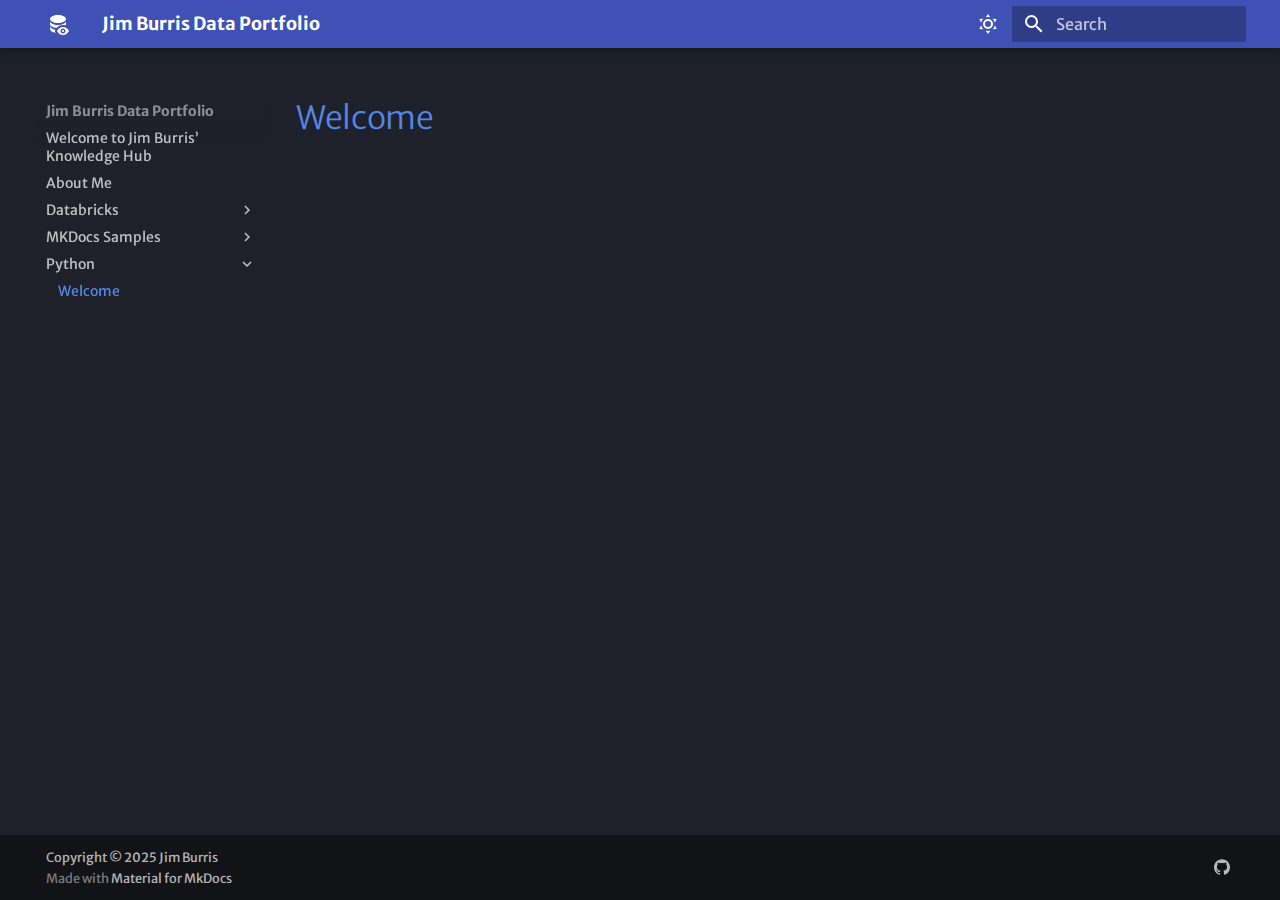
<file: Python/Welcome/index.html>
<!doctype html>
<html lang="en" class="no-js">
  <head>
    
      <meta charset="utf-8">
      <meta name="viewport" content="width=device-width,initial-scale=1">
      
      
      
        <link rel="canonical" href="https://jimburris.github.io/data-portfolio/Python/Welcome/">
      
      
        <link rel="prev" href="../../MKDocs%20Samples/diagram-examples/">
      
      
      
      <link rel="icon" href="../../assets/images/favicon.png">
      <meta name="generator" content="mkdocs-1.6.1, mkdocs-material-9.6.19">
    
    
      
        <title>Welcome - Jim Burris Data Portfolio</title>
      
    
    
      <link rel="stylesheet" href="../../assets/stylesheets/main.7e37652d.min.css">
      
        
        <link rel="stylesheet" href="../../assets/stylesheets/palette.06af60db.min.css">
      
      


    
    
      
    
    
      
        
        
        <link rel="preconnect" href="https://fonts.gstatic.com" crossorigin>
        <link rel="stylesheet" href="https://fonts.googleapis.com/css?family=Merriweather+Sans:300,300i,400,400i,700,700i%7CRed+Hat+Mono:400,400i,700,700i&display=fallback">
        <style>:root{--md-text-font:"Merriweather Sans";--md-code-font:"Red Hat Mono"}</style>
      
    
    
      <link rel="stylesheet" href="../../stylesheets/extra.css">
    
    <script>__md_scope=new URL("../..",location),__md_hash=e=>[...e].reduce(((e,_)=>(e<<5)-e+_.charCodeAt(0)),0),__md_get=(e,_=localStorage,t=__md_scope)=>JSON.parse(_.getItem(t.pathname+"."+e)),__md_set=(e,_,t=localStorage,a=__md_scope)=>{try{t.setItem(a.pathname+"."+e,JSON.stringify(_))}catch(e){}}</script>
    
      

    
    
    
  </head>
  
  
    
    
      
    
    
    
    
    <body dir="ltr" data-md-color-scheme="slate" data-md-color-primary="indigo" data-md-color-accent="deep-purple">
  
    
    <input class="md-toggle" data-md-toggle="drawer" type="checkbox" id="__drawer" autocomplete="off">
    <input class="md-toggle" data-md-toggle="search" type="checkbox" id="__search" autocomplete="off">
    <label class="md-overlay" for="__drawer"></label>
    <div data-md-component="skip">
      
    </div>
    <div data-md-component="announce">
      
    </div>
    
    
      

  

<header class="md-header md-header--shadow" data-md-component="header">
  <nav class="md-header__inner md-grid" aria-label="Header">
    <a href="../.." title="Jim Burris Data Portfolio" class="md-header__button md-logo" aria-label="Jim Burris Data Portfolio" data-md-component="logo">
      
  
  <svg xmlns="http://www.w3.org/2000/svg" viewBox="0 0 24 24"><path d="M4 12V9c0 2.2 3.6 4 8 4s8-1.8 8-4v3c0 .5-.2.9-.5 1.4-.8-.3-1.6-.4-2.5-.4-2.5 0-4.9 1.1-6.4 2.9C6.8 15.6 4 14 4 12m8-1c4.4 0 8-1.8 8-4s-3.6-4-8-4-8 1.8-8 4 3.6 4 8 4m-2.9 8.7-.3-.7.3-.7c.1-.2.2-.3.2-.5-3.1-.6-5.3-2-5.3-3.8v3c0 1.8 2.4 3.3 5.7 3.8-.2-.3-.4-.7-.6-1.1M17 18c-.6 0-1 .4-1 1s.4 1 1 1 1-.4 1-1-.4-1-1-1m6 1c-.9 2.3-3.3 4-6 4s-5.1-1.7-6-4c.9-2.3 3.3-4 6-4s5.1 1.7 6 4m-3.5 0c0-1.4-1.1-2.5-2.5-2.5s-2.5 1.1-2.5 2.5 1.1 2.5 2.5 2.5 2.5-1.1 2.5-2.5"/></svg>

    </a>
    <label class="md-header__button md-icon" for="__drawer">
      
      <svg xmlns="http://www.w3.org/2000/svg" viewBox="0 0 24 24"><path d="M3 6h18v2H3zm0 5h18v2H3zm0 5h18v2H3z"/></svg>
    </label>
    <div class="md-header__title" data-md-component="header-title">
      <div class="md-header__ellipsis">
        <div class="md-header__topic">
          <span class="md-ellipsis">
            Jim Burris Data Portfolio
          </span>
        </div>
        <div class="md-header__topic" data-md-component="header-topic">
          <span class="md-ellipsis">
            
              Welcome
            
          </span>
        </div>
      </div>
    </div>
    
      
        <form class="md-header__option" data-md-component="palette">
  
    
    
    
    <input class="md-option" data-md-color-media="" data-md-color-scheme="slate" data-md-color-primary="indigo" data-md-color-accent="deep-purple"  aria-label="Dark mode"  type="radio" name="__palette" id="__palette_0">
    
      <label class="md-header__button md-icon" title="Dark mode" for="__palette_1" hidden>
        <svg xmlns="http://www.w3.org/2000/svg" viewBox="0 0 24 24"><path d="M12 7a5 5 0 0 1 5 5 5 5 0 0 1-5 5 5 5 0 0 1-5-5 5 5 0 0 1 5-5m0 2a3 3 0 0 0-3 3 3 3 0 0 0 3 3 3 3 0 0 0 3-3 3 3 0 0 0-3-3m0-7 2.39 3.42C13.65 5.15 12.84 5 12 5s-1.65.15-2.39.42zM3.34 7l4.16-.35A7.2 7.2 0 0 0 5.94 8.5c-.44.74-.69 1.5-.83 2.29zm.02 10 1.76-3.77a7.131 7.131 0 0 0 2.38 4.14zM20.65 7l-1.77 3.79a7.02 7.02 0 0 0-2.38-4.15zm-.01 10-4.14.36c.59-.51 1.12-1.14 1.54-1.86.42-.73.69-1.5.83-2.29zM12 22l-2.41-3.44c.74.27 1.55.44 2.41.44.82 0 1.63-.17 2.37-.44z"/></svg>
      </label>
    
  
    
    
    
    <input class="md-option" data-md-color-media="" data-md-color-scheme="default" data-md-color-primary="indigo" data-md-color-accent="deep-orange"  aria-label="Light mode"  type="radio" name="__palette" id="__palette_1">
    
      <label class="md-header__button md-icon" title="Light mode" for="__palette_0" hidden>
        <svg xmlns="http://www.w3.org/2000/svg" viewBox="0 0 24 24"><path d="m17.75 4.09-2.53 1.94.91 3.06-2.63-1.81-2.63 1.81.91-3.06-2.53-1.94L12.44 4l1.06-3 1.06 3zm3.5 6.91-1.64 1.25.59 1.98-1.7-1.17-1.7 1.17.59-1.98L15.75 11l2.06-.05L18.5 9l.69 1.95zm-2.28 4.95c.83-.08 1.72 1.1 1.19 1.85-.32.45-.66.87-1.08 1.27C15.17 23 8.84 23 4.94 19.07c-3.91-3.9-3.91-10.24 0-14.14.4-.4.82-.76 1.27-1.08.75-.53 1.93.36 1.85 1.19-.27 2.86.69 5.83 2.89 8.02a9.96 9.96 0 0 0 8.02 2.89m-1.64 2.02a12.08 12.08 0 0 1-7.8-3.47c-2.17-2.19-3.33-5-3.49-7.82-2.81 3.14-2.7 7.96.31 10.98 3.02 3.01 7.84 3.12 10.98.31"/></svg>
      </label>
    
  
</form>
      
    
    
      <script>var palette=__md_get("__palette");if(palette&&palette.color){if("(prefers-color-scheme)"===palette.color.media){var media=matchMedia("(prefers-color-scheme: light)"),input=document.querySelector(media.matches?"[data-md-color-media='(prefers-color-scheme: light)']":"[data-md-color-media='(prefers-color-scheme: dark)']");palette.color.media=input.getAttribute("data-md-color-media"),palette.color.scheme=input.getAttribute("data-md-color-scheme"),palette.color.primary=input.getAttribute("data-md-color-primary"),palette.color.accent=input.getAttribute("data-md-color-accent")}for(var[key,value]of Object.entries(palette.color))document.body.setAttribute("data-md-color-"+key,value)}</script>
    
    
    
      
      
        <label class="md-header__button md-icon" for="__search">
          
          <svg xmlns="http://www.w3.org/2000/svg" viewBox="0 0 24 24"><path d="M9.5 3A6.5 6.5 0 0 1 16 9.5c0 1.61-.59 3.09-1.56 4.23l.27.27h.79l5 5-1.5 1.5-5-5v-.79l-.27-.27A6.52 6.52 0 0 1 9.5 16 6.5 6.5 0 0 1 3 9.5 6.5 6.5 0 0 1 9.5 3m0 2C7 5 5 7 5 9.5S7 14 9.5 14 14 12 14 9.5 12 5 9.5 5"/></svg>
        </label>
        <div class="md-search" data-md-component="search" role="dialog">
  <label class="md-search__overlay" for="__search"></label>
  <div class="md-search__inner" role="search">
    <form class="md-search__form" name="search">
      <input type="text" class="md-search__input" name="query" aria-label="Search" placeholder="Search" autocapitalize="off" autocorrect="off" autocomplete="off" spellcheck="false" data-md-component="search-query" required>
      <label class="md-search__icon md-icon" for="__search">
        
        <svg xmlns="http://www.w3.org/2000/svg" viewBox="0 0 24 24"><path d="M9.5 3A6.5 6.5 0 0 1 16 9.5c0 1.61-.59 3.09-1.56 4.23l.27.27h.79l5 5-1.5 1.5-5-5v-.79l-.27-.27A6.52 6.52 0 0 1 9.5 16 6.5 6.5 0 0 1 3 9.5 6.5 6.5 0 0 1 9.5 3m0 2C7 5 5 7 5 9.5S7 14 9.5 14 14 12 14 9.5 12 5 9.5 5"/></svg>
        
        <svg xmlns="http://www.w3.org/2000/svg" viewBox="0 0 24 24"><path d="M20 11v2H8l5.5 5.5-1.42 1.42L4.16 12l7.92-7.92L13.5 5.5 8 11z"/></svg>
      </label>
      <nav class="md-search__options" aria-label="Search">
        
        <button type="reset" class="md-search__icon md-icon" title="Clear" aria-label="Clear" tabindex="-1">
          
          <svg xmlns="http://www.w3.org/2000/svg" viewBox="0 0 24 24"><path d="M19 6.41 17.59 5 12 10.59 6.41 5 5 6.41 10.59 12 5 17.59 6.41 19 12 13.41 17.59 19 19 17.59 13.41 12z"/></svg>
        </button>
      </nav>
      
    </form>
    <div class="md-search__output">
      <div class="md-search__scrollwrap" tabindex="0" data-md-scrollfix>
        <div class="md-search-result" data-md-component="search-result">
          <div class="md-search-result__meta">
            Initializing search
          </div>
          <ol class="md-search-result__list" role="presentation"></ol>
        </div>
      </div>
    </div>
  </div>
</div>
      
    
    
  </nav>
  
</header>
    
    <div class="md-container" data-md-component="container">
      
      
        
          
        
      
      <main class="md-main" data-md-component="main">
        <div class="md-main__inner md-grid">
          
            
              
              <div class="md-sidebar md-sidebar--primary" data-md-component="sidebar" data-md-type="navigation" >
                <div class="md-sidebar__scrollwrap">
                  <div class="md-sidebar__inner">
                    



<nav class="md-nav md-nav--primary" aria-label="Navigation" data-md-level="0">
  <label class="md-nav__title" for="__drawer">
    <a href="../.." title="Jim Burris Data Portfolio" class="md-nav__button md-logo" aria-label="Jim Burris Data Portfolio" data-md-component="logo">
      
  
  <svg xmlns="http://www.w3.org/2000/svg" viewBox="0 0 24 24"><path d="M4 12V9c0 2.2 3.6 4 8 4s8-1.8 8-4v3c0 .5-.2.9-.5 1.4-.8-.3-1.6-.4-2.5-.4-2.5 0-4.9 1.1-6.4 2.9C6.8 15.6 4 14 4 12m8-1c4.4 0 8-1.8 8-4s-3.6-4-8-4-8 1.8-8 4 3.6 4 8 4m-2.9 8.7-.3-.7.3-.7c.1-.2.2-.3.2-.5-3.1-.6-5.3-2-5.3-3.8v3c0 1.8 2.4 3.3 5.7 3.8-.2-.3-.4-.7-.6-1.1M17 18c-.6 0-1 .4-1 1s.4 1 1 1 1-.4 1-1-.4-1-1-1m6 1c-.9 2.3-3.3 4-6 4s-5.1-1.7-6-4c.9-2.3 3.3-4 6-4s5.1 1.7 6 4m-3.5 0c0-1.4-1.1-2.5-2.5-2.5s-2.5 1.1-2.5 2.5 1.1 2.5 2.5 2.5 2.5-1.1 2.5-2.5"/></svg>

    </a>
    Jim Burris Data Portfolio
  </label>
  
  <ul class="md-nav__list" data-md-scrollfix>
    
      
      
  
  
  
  
    <li class="md-nav__item">
      <a href="../.." class="md-nav__link">
        
  
  
  <span class="md-ellipsis">
    Welcome to Jim Burris’ Knowledge Hub
    
  </span>
  

      </a>
    </li>
  

    
      
      
  
  
  
  
    <li class="md-nav__item">
      <a href="../../About%20Me/" class="md-nav__link">
        
  
  
  <span class="md-ellipsis">
    About Me
    
  </span>
  

      </a>
    </li>
  

    
      
      
  
  
  
  
    
    
    
    
    
    <li class="md-nav__item md-nav__item--nested">
      
        
        
        <input class="md-nav__toggle md-toggle " type="checkbox" id="__nav_3" >
        
          
          <label class="md-nav__link" for="__nav_3" id="__nav_3_label" tabindex="0">
            
  
  
  <span class="md-ellipsis">
    Databricks
    
  </span>
  

            <span class="md-nav__icon md-icon"></span>
          </label>
        
        <nav class="md-nav" data-md-level="1" aria-labelledby="__nav_3_label" aria-expanded="false">
          <label class="md-nav__title" for="__nav_3">
            <span class="md-nav__icon md-icon"></span>
            Databricks
          </label>
          <ul class="md-nav__list" data-md-scrollfix>
            
              
                
  
  
  
  
    <li class="md-nav__item">
      <a href="../../Databricks/samples/" class="md-nav__link">
        
  
  
  <span class="md-ellipsis">
    Samples
    
  </span>
  

      </a>
    </li>
  

              
            
          </ul>
        </nav>
      
    </li>
  

    
      
      
  
  
  
  
    
    
    
    
    
    <li class="md-nav__item md-nav__item--nested">
      
        
        
        <input class="md-nav__toggle md-toggle " type="checkbox" id="__nav_4" >
        
          
          <label class="md-nav__link" for="__nav_4" id="__nav_4_label" tabindex="0">
            
  
  
  <span class="md-ellipsis">
    MKDocs Samples
    
  </span>
  

            <span class="md-nav__icon md-icon"></span>
          </label>
        
        <nav class="md-nav" data-md-level="1" aria-labelledby="__nav_4_label" aria-expanded="false">
          <label class="md-nav__title" for="__nav_4">
            <span class="md-nav__icon md-icon"></span>
            MKDocs Samples
          </label>
          <ul class="md-nav__list" data-md-scrollfix>
            
              
                
  
  
  
  
    <li class="md-nav__item">
      <a href="../../MKDocs%20Samples/" class="md-nav__link">
        
  
  
  <span class="md-ellipsis">
    Welcome Sample
    
  </span>
  

      </a>
    </li>
  

              
            
              
                
  
  
  
  
    <li class="md-nav__item">
      <a href="../../MKDocs%20Samples/admonitions/" class="md-nav__link">
        
  
  
  <span class="md-ellipsis">
    Admonitions
    
  </span>
  

      </a>
    </li>
  

              
            
              
                
  
  
  
  
    <li class="md-nav__item">
      <a href="../../MKDocs%20Samples/code-examples/" class="md-nav__link">
        
  
  
  <span class="md-ellipsis">
    Code examples
    
  </span>
  

      </a>
    </li>
  

              
            
              
                
  
  
  
  
    <li class="md-nav__item">
      <a href="../../MKDocs%20Samples/content-tabs/" class="md-nav__link">
        
  
  
  <span class="md-ellipsis">
    Content tabs
    
  </span>
  

      </a>
    </li>
  

              
            
              
                
  
  
  
  
    <li class="md-nav__item">
      <a href="../../MKDocs%20Samples/diagram-examples/" class="md-nav__link">
        
  
  
  <span class="md-ellipsis">
    Diagram Examples
    
  </span>
  

      </a>
    </li>
  

              
            
          </ul>
        </nav>
      
    </li>
  

    
      
      
  
  
    
  
  
  
    
    
    
    
    
    <li class="md-nav__item md-nav__item--active md-nav__item--nested">
      
        
        
        <input class="md-nav__toggle md-toggle " type="checkbox" id="__nav_5" checked>
        
          
          <label class="md-nav__link" for="__nav_5" id="__nav_5_label" tabindex="0">
            
  
  
  <span class="md-ellipsis">
    Python
    
  </span>
  

            <span class="md-nav__icon md-icon"></span>
          </label>
        
        <nav class="md-nav" data-md-level="1" aria-labelledby="__nav_5_label" aria-expanded="true">
          <label class="md-nav__title" for="__nav_5">
            <span class="md-nav__icon md-icon"></span>
            Python
          </label>
          <ul class="md-nav__list" data-md-scrollfix>
            
              
                
  
  
    
  
  
  
    <li class="md-nav__item md-nav__item--active">
      
      <input class="md-nav__toggle md-toggle" type="checkbox" id="__toc">
      
      
      
      <a href="./" class="md-nav__link md-nav__link--active">
        
  
  
  <span class="md-ellipsis">
    Welcome
    
  </span>
  

      </a>
      
    </li>
  

              
            
          </ul>
        </nav>
      
    </li>
  

    
  </ul>
</nav>
                  </div>
                </div>
              </div>
            
            
              
              <div class="md-sidebar md-sidebar--secondary" data-md-component="sidebar" data-md-type="toc" >
                <div class="md-sidebar__scrollwrap">
                  <div class="md-sidebar__inner">
                    

<nav class="md-nav md-nav--secondary" aria-label="Table of contents">
  
  
  
  
</nav>
                  </div>
                </div>
              </div>
            
          
          
            <div class="md-content" data-md-component="content">
              <article class="md-content__inner md-typeset">
                
                  



  <h1>Welcome</h1>














                
              </article>
            </div>
          
          
<script>var target=document.getElementById(location.hash.slice(1));target&&target.name&&(target.checked=target.name.startsWith("__tabbed_"))</script>
        </div>
        
      </main>
      
        <footer class="md-footer">
  
  <div class="md-footer-meta md-typeset">
    <div class="md-footer-meta__inner md-grid">
      <div class="md-copyright">
  
    <div class="md-copyright__highlight">
      Copyright &copy; 2025 Jim Burris
    </div>
  
  
    Made with
    <a href="https://squidfunk.github.io/mkdocs-material/" target="_blank" rel="noopener">
      Material for MkDocs
    </a>
  
</div>
      
        
<div class="md-social">
  
    
    
    
    
      
      
    
    <a href="https://github.com/jrburris" target="_blank" rel="noopener" title="github.com" class="md-social__link">
      <svg xmlns="http://www.w3.org/2000/svg" viewBox="0 0 24 24"><path d="M12 .297c-6.63 0-12 5.373-12 12 0 5.303 3.438 9.8 8.205 11.385.6.113.82-.258.82-.577 0-.285-.01-1.04-.015-2.04-3.338.724-4.042-1.61-4.042-1.61C4.422 18.07 3.633 17.7 3.633 17.7c-1.087-.744.084-.729.084-.729 1.205.084 1.838 1.236 1.838 1.236 1.07 1.835 2.809 1.305 3.495.998.108-.776.417-1.305.76-1.605-2.665-.3-5.466-1.332-5.466-5.93 0-1.31.465-2.38 1.235-3.22-.135-.303-.54-1.523.105-3.176 0 0 1.005-.322 3.3 1.23.96-.267 1.98-.399 3-.405 1.02.006 2.04.138 3 .405 2.28-1.552 3.285-1.23 3.285-1.23.645 1.653.24 2.873.12 3.176.765.84 1.23 1.91 1.23 3.22 0 4.61-2.805 5.625-5.475 5.92.42.36.81 1.096.81 2.22 0 1.606-.015 2.896-.015 3.286 0 .315.21.69.825.57C20.565 22.092 24 17.592 24 12.297c0-6.627-5.373-12-12-12"/></svg>
    </a>
  
</div>
      
    </div>
  </div>
</footer>
      
    </div>
    <div class="md-dialog" data-md-component="dialog">
      <div class="md-dialog__inner md-typeset"></div>
    </div>
    
    
    
      
      <script id="__config" type="application/json">{"base": "../..", "features": [], "search": "../../assets/javascripts/workers/search.973d3a69.min.js", "tags": null, "translations": {"clipboard.copied": "Copied to clipboard", "clipboard.copy": "Copy to clipboard", "search.result.more.one": "1 more on this page", "search.result.more.other": "# more on this page", "search.result.none": "No matching documents", "search.result.one": "1 matching document", "search.result.other": "# matching documents", "search.result.placeholder": "Type to start searching", "search.result.term.missing": "Missing", "select.version": "Select version"}, "version": null}</script>
    
    
      <script src="../../assets/javascripts/bundle.92b07e13.min.js"></script>
      
    
  </body>
</html>
</file>
<file: stylesheets/extra.css>
/* Change body text color */
.md-content {
  /* color: #333333; Dark gray text */
}

/* Change headings */
.md-content h1, .md-content h2, .md-content h3,.md-content h4 {
  color: #5488e8; /* Teal headings */
}

/* Change links */
.md-content a {
  /* color: #9d4edd; Purple links */
}
}
</file>
<file: assets/stylesheets/main.7e37652d.min.css>
@charset "UTF-8";html{-webkit-text-size-adjust:none;-moz-text-size-adjust:none;text-size-adjust:none;box-sizing:border-box}*,:after,:before{box-sizing:inherit}@media (prefers-reduced-motion){*,:after,:before{transition:none!important}}body{margin:0}a,button,input,label{-webkit-tap-highlight-color:transparent}a{color:inherit;text-decoration:none}hr{border:0;box-sizing:initial;display:block;height:.05rem;overflow:visible;padding:0}small{font-size:80%}sub,sup{line-height:1em}img{border-style:none}table{border-collapse:initial;border-spacing:0}td,th{font-weight:400;vertical-align:top}button{background:#0000;border:0;font-family:inherit;font-size:inherit;margin:0;padding:0}input{border:0;outline:none}:root{--md-primary-fg-color:#4051b5;--md-primary-fg-color--light:#5d6cc0;--md-primary-fg-color--dark:#303fa1;--md-primary-bg-color:#fff;--md-primary-bg-color--light:#ffffffb3;--md-accent-fg-color:#526cfe;--md-accent-fg-color--transparent:#526cfe1a;--md-accent-bg-color:#fff;--md-accent-bg-color--light:#ffffffb3}[data-md-color-scheme=default]{color-scheme:light}[data-md-color-scheme=default] img[src$="#gh-dark-mode-only"],[data-md-color-scheme=default] img[src$="#only-dark"]{display:none}:root,[data-md-color-scheme=default]{--md-hue:225deg;--md-default-fg-color:#000000de;--md-default-fg-color--light:#0000008a;--md-default-fg-color--lighter:#00000052;--md-default-fg-color--lightest:#00000012;--md-default-bg-color:#fff;--md-default-bg-color--light:#ffffffb3;--md-default-bg-color--lighter:#ffffff4d;--md-default-bg-color--lightest:#ffffff1f;--md-code-fg-color:#36464e;--md-code-bg-color:#f5f5f5;--md-code-hl-color:#4287ff;--md-code-hl-color--light:#4287ff1a;--md-code-hl-number-color:#d52a2a;--md-code-hl-special-color:#db1457;--md-code-hl-function-color:#a846b9;--md-code-hl-constant-color:#6e59d9;--md-code-hl-keyword-color:#3f6ec6;--md-code-hl-string-color:#1c7d4d;--md-code-hl-name-color:var(--md-code-fg-color);--md-code-hl-operator-color:var(--md-default-fg-color--light);--md-code-hl-punctuation-color:var(--md-default-fg-color--light);--md-code-hl-comment-color:var(--md-default-fg-color--light);--md-code-hl-generic-color:var(--md-default-fg-color--light);--md-code-hl-variable-color:var(--md-default-fg-color--light);--md-typeset-color:var(--md-default-fg-color);--md-typeset-a-color:var(--md-primary-fg-color);--md-typeset-del-color:#f5503d26;--md-typeset-ins-color:#0bd57026;--md-typeset-kbd-color:#fafafa;--md-typeset-kbd-accent-color:#fff;--md-typeset-kbd-border-color:#b8b8b8;--md-typeset-mark-color:#ffff0080;--md-typeset-table-color:#0000001f;--md-typeset-table-color--light:rgba(0,0,0,.035);--md-admonition-fg-color:var(--md-default-fg-color);--md-admonition-bg-color:var(--md-default-bg-color);--md-warning-fg-color:#000000de;--md-warning-bg-color:#ff9;--md-footer-fg-color:#fff;--md-footer-fg-color--light:#ffffffb3;--md-footer-fg-color--lighter:#ffffff73;--md-footer-bg-color:#000000de;--md-footer-bg-color--dark:#00000052;--md-shadow-z1:0 0.2rem 0.5rem #0000000d,0 0 0.05rem #0000001a;--md-shadow-z2:0 0.2rem 0.5rem #0000001a,0 0 0.05rem #00000040;--md-shadow-z3:0 0.2rem 0.5rem #0003,0 0 0.05rem #00000059}.md-icon svg{fill:currentcolor;display:block;height:1.2rem;width:1.2rem}body{-webkit-font-smoothing:antialiased;-moz-osx-font-smoothing:grayscale;--md-text-font-family:var(--md-text-font,_),-apple-system,BlinkMacSystemFont,Helvetica,Arial,sans-serif;--md-code-font-family:var(--md-code-font,_),SFMono-Regular,Consolas,Menlo,monospace}aside,body,input{font-feature-settings:"kern","liga";color:var(--md-typeset-color);font-family:var(--md-text-font-family)}code,kbd,pre{font-feature-settings:"kern";font-family:var(--md-code-font-family)}:root{--md-typeset-table-sort-icon:url('data:image/svg+xml;charset=utf-8,<svg xmlns="http://www.w3.org/2000/svg" viewBox="0 0 24 24"><path d="m18 21-4-4h3V7h-3l4-4 4 4h-3v10h3M2 19v-2h10v2M2 13v-2h7v2M2 7V5h4v2z"/></svg>');--md-typeset-table-sort-icon--asc:url('data:image/svg+xml;charset=utf-8,<svg xmlns="http://www.w3.org/2000/svg" viewBox="0 0 24 24"><path d="M19 17h3l-4 4-4-4h3V3h2M2 17h10v2H2M6 5v2H2V5m0 6h7v2H2z"/></svg>');--md-typeset-table-sort-icon--desc:url('data:image/svg+xml;charset=utf-8,<svg xmlns="http://www.w3.org/2000/svg" viewBox="0 0 24 24"><path d="M19 7h3l-4-4-4 4h3v14h2M2 17h10v2H2M6 5v2H2V5m0 6h7v2H2z"/></svg>')}.md-typeset{-webkit-print-color-adjust:exact;color-adjust:exact;font-size:.8rem;line-height:1.6;overflow-wrap:break-word}@media print{.md-typeset{font-size:.68rem}}.md-typeset blockquote,.md-typeset dl,.md-typeset figure,.md-typeset ol,.md-typeset pre,.md-typeset ul{margin-bottom:1em;margin-top:1em}.md-typeset h1{color:var(--md-default-fg-color--light);font-size:2em;line-height:1.3;margin:0 0 1.25em}.md-typeset h1,.md-typeset h2{font-weight:300;letter-spacing:-.01em}.md-typeset h2{font-size:1.5625em;line-height:1.4;margin:1.6em 0 .64em}.md-typeset h3{font-size:1.25em;font-weight:400;letter-spacing:-.01em;line-height:1.5;margin:1.6em 0 .8em}.md-typeset h2+h3{margin-top:.8em}.md-typeset h4{font-weight:700;letter-spacing:-.01em;margin:1em 0}.md-typeset h5,.md-typeset h6{color:var(--md-default-fg-color--light);font-size:.8em;font-weight:700;letter-spacing:-.01em;margin:1.25em 0}.md-typeset h5{text-transform:uppercase}.md-typeset h5 code{text-transform:none}.md-typeset hr{border-bottom:.05rem solid var(--md-default-fg-color--lightest);display:flow-root;margin:1.5em 0}.md-typeset a{color:var(--md-typeset-a-color);word-break:break-word}.md-typeset a,.md-typeset a:before{transition:color 125ms}.md-typeset a:focus,.md-typeset a:hover{color:var(--md-accent-fg-color)}.md-typeset a:focus code,.md-typeset a:hover code{background-color:var(--md-accent-fg-color--transparent)}.md-typeset a code{color:currentcolor;transition:background-color 125ms}.md-typeset a.focus-visible{outline-color:var(--md-accent-fg-color);outline-offset:.2rem}.md-typeset code,.md-typeset kbd,.md-typeset pre{color:var(--md-code-fg-color);direction:ltr;font-variant-ligatures:none}@media print{.md-typeset code,.md-typeset kbd,.md-typeset pre{white-space:pre-wrap}}.md-typeset code{background-color:var(--md-code-bg-color);border-radius:.1rem;-webkit-box-decoration-break:clone;box-decoration-break:clone;font-size:.85em;padding:0 .2941176471em;word-break:break-word}.md-typeset code:not(.focus-visible){-webkit-tap-highlight-color:transparent;outline:none}.md-typeset pre{display:flow-root;line-height:1.4;position:relative}.md-typeset pre>code{-webkit-box-decoration-break:slice;box-decoration-break:slice;box-shadow:none;display:block;margin:0;outline-color:var(--md-accent-fg-color);overflow:auto;padding:.7720588235em 1.1764705882em;scrollbar-color:var(--md-default-fg-color--lighter) #0000;scrollbar-width:thin;touch-action:auto;word-break:normal}.md-typeset pre>code:hover{scrollbar-color:var(--md-accent-fg-color) #0000}.md-typeset pre>code::-webkit-scrollbar{height:.2rem;width:.2rem}.md-typeset pre>code::-webkit-scrollbar-thumb{background-color:var(--md-default-fg-color--lighter)}.md-typeset pre>code::-webkit-scrollbar-thumb:hover{background-color:var(--md-accent-fg-color)}.md-typeset kbd{background-color:var(--md-typeset-kbd-color);border-radius:.1rem;box-shadow:0 .1rem 0 .05rem var(--md-typeset-kbd-border-color),0 .1rem 0 var(--md-typeset-kbd-border-color),0 -.1rem .2rem var(--md-typeset-kbd-accent-color) inset;color:var(--md-default-fg-color);display:inline-block;font-size:.75em;padding:0 .6666666667em;vertical-align:text-top;word-break:break-word}.md-typeset mark{background-color:var(--md-typeset-mark-color);-webkit-box-decoration-break:clone;box-decoration-break:clone;color:inherit;word-break:break-word}.md-typeset abbr{border-bottom:.05rem dotted var(--md-default-fg-color--light);cursor:help;text-decoration:none}.md-typeset small{opacity:.75}[dir=ltr] .md-typeset sub,[dir=ltr] .md-typeset sup{margin-left:.078125em}[dir=rtl] .md-typeset sub,[dir=rtl] .md-typeset sup{margin-right:.078125em}[dir=ltr] .md-typeset blockquote{padding-left:.6rem}[dir=rtl] .md-typeset blockquote{padding-right:.6rem}[dir=ltr] .md-typeset blockquote{border-left:.2rem solid var(--md-default-fg-color--lighter)}[dir=rtl] .md-typeset blockquote{border-right:.2rem solid var(--md-default-fg-color--lighter)}.md-typeset blockquote{color:var(--md-default-fg-color--light);margin-left:0;margin-right:0}.md-typeset ul{list-style-type:disc}.md-typeset ul[type]{list-style-type:revert-layer}[dir=ltr] .md-typeset ol,[dir=ltr] .md-typeset ul{margin-left:.625em}[dir=rtl] .md-typeset ol,[dir=rtl] .md-typeset ul{margin-right:.625em}.md-typeset ol,.md-typeset ul{padding:0}.md-typeset ol:not([hidden]),.md-typeset ul:not([hidden]){display:flow-root}.md-typeset ol ol,.md-typeset ul ol{list-style-type:lower-alpha}.md-typeset ol ol ol,.md-typeset ul ol ol{list-style-type:lower-roman}.md-typeset ol ol ol ol,.md-typeset ul ol ol ol{list-style-type:upper-alpha}.md-typeset ol ol ol ol ol,.md-typeset ul ol ol ol ol{list-style-type:upper-roman}.md-typeset ol[type],.md-typeset ul[type]{list-style-type:revert-layer}[dir=ltr] .md-typeset ol li,[dir=ltr] .md-typeset ul li{margin-left:1.25em}[dir=rtl] .md-typeset ol li,[dir=rtl] .md-typeset ul li{margin-right:1.25em}.md-typeset ol li,.md-typeset ul li{margin-bottom:.5em}.md-typeset ol li blockquote,.md-typeset ol li p,.md-typeset ul li blockquote,.md-typeset ul li p{margin:.5em 0}.md-typeset ol li:last-child,.md-typeset ul li:last-child{margin-bottom:0}[dir=ltr] .md-typeset ol li ol,[dir=ltr] .md-typeset ol li ul,[dir=ltr] .md-typeset ul li ol,[dir=ltr] .md-typeset ul li ul{margin-left:.625em}[dir=rtl] .md-typeset ol li ol,[dir=rtl] .md-typeset ol li ul,[dir=rtl] .md-typeset ul li ol,[dir=rtl] .md-typeset ul li ul{margin-right:.625em}.md-typeset ol li ol,.md-typeset ol li ul,.md-typeset ul li ol,.md-typeset ul li ul{margin-bottom:.5em;margin-top:.5em}[dir=ltr] .md-typeset dd{margin-left:1.875em}[dir=rtl] .md-typeset dd{margin-right:1.875em}.md-typeset dd{margin-bottom:1.5em;margin-top:1em}.md-typeset img,.md-typeset svg,.md-typeset video{height:auto;max-width:100%}.md-typeset img[align=left]{margin:1em 1em 1em 0}.md-typeset img[align=right]{margin:1em 0 1em 1em}.md-typeset img[align]:only-child{margin-top:0}.md-typeset figure{display:flow-root;margin:1em auto;max-width:100%;text-align:center;width:-moz-fit-content;width:fit-content}.md-typeset figure img{display:block;margin:0 auto}.md-typeset figcaption{font-style:italic;margin:1em auto;max-width:24rem}.md-typeset iframe{max-width:100%}.md-typeset table:not([class]){background-color:var(--md-default-bg-color);border:.05rem solid var(--md-typeset-table-color);border-radius:.1rem;display:inline-block;font-size:.64rem;max-width:100%;overflow:auto;touch-action:auto}@media print{.md-typeset table:not([class]){display:table}}.md-typeset table:not([class])+*{margin-top:1.5em}.md-typeset table:not([class]) td>:first-child,.md-typeset table:not([class]) th>:first-child{margin-top:0}.md-typeset table:not([class]) td>:last-child,.md-typeset table:not([class]) th>:last-child{margin-bottom:0}.md-typeset table:not([class]) td:not([align]),.md-typeset table:not([class]) th:not([align]){text-align:left}[dir=rtl] .md-typeset table:not([class]) td:not([align]),[dir=rtl] .md-typeset table:not([class]) th:not([align]){text-align:right}.md-typeset table:not([class]) th{font-weight:700;min-width:5rem;padding:.9375em 1.25em;vertical-align:top}.md-typeset table:not([class]) td{border-top:.05rem solid var(--md-typeset-table-color);padding:.9375em 1.25em;vertical-align:top}.md-typeset table:not([class]) tbody tr{transition:background-color 125ms}.md-typeset table:not([class]) tbody tr:hover{background-color:var(--md-typeset-table-color--light);box-shadow:0 .05rem 0 var(--md-default-bg-color) inset}.md-typeset table:not([class]) a{word-break:normal}.md-typeset table th[role=columnheader]{cursor:pointer}[dir=ltr] .md-typeset table th[role=columnheader]:after{margin-left:.5em}[dir=rtl] .md-typeset table th[role=columnheader]:after{margin-right:.5em}.md-typeset table th[role=columnheader]:after{content:"";display:inline-block;height:1.2em;-webkit-mask-image:var(--md-typeset-table-sort-icon);mask-image:var(--md-typeset-table-sort-icon);-webkit-mask-repeat:no-repeat;mask-repeat:no-repeat;-webkit-mask-size:contain;mask-size:contain;transition:background-color 125ms;vertical-align:text-bottom;width:1.2em}.md-typeset table th[role=columnheader]:hover:after{background-color:var(--md-default-fg-color--lighter)}.md-typeset table th[role=columnheader][aria-sort=ascending]:after{background-color:var(--md-default-fg-color--light);-webkit-mask-image:var(--md-typeset-table-sort-icon--asc);mask-image:var(--md-typeset-table-sort-icon--asc)}.md-typeset table th[role=columnheader][aria-sort=descending]:after{background-color:var(--md-default-fg-color--light);-webkit-mask-image:var(--md-typeset-table-sort-icon--desc);mask-image:var(--md-typeset-table-sort-icon--desc)}.md-typeset__scrollwrap{margin:1em -.8rem;overflow-x:auto;touch-action:auto}.md-typeset__table{display:inline-block;margin-bottom:.5em;padding:0 .8rem}@media print{.md-typeset__table{display:block}}html .md-typeset__table table{display:table;margin:0;overflow:hidden;width:100%}@media screen and (max-width:44.984375em){.md-content__inner>pre{margin:1em -.8rem}.md-content__inner>pre code{border-radius:0}}.md-typeset .md-author{border-radius:100%;display:block;flex-shrink:0;height:1.6rem;overflow:hidden;position:relative;transition:color 125ms,transform 125ms;width:1.6rem}.md-typeset .md-author img{display:block}.md-typeset .md-author--more{background:var(--md-default-fg-color--lightest);color:var(--md-default-fg-color--lighter);font-size:.6rem;font-weight:700;line-height:1.6rem;text-align:center}.md-typeset .md-author--long{height:2.4rem;width:2.4rem}.md-typeset a.md-author{transform:scale(1)}.md-typeset a.md-author img{border-radius:100%;filter:grayscale(100%) opacity(75%);transition:filter 125ms}.md-typeset a.md-author:focus,.md-typeset a.md-author:hover{transform:scale(1.1);z-index:1}.md-typeset a.md-author:focus img,.md-typeset a.md-author:hover img{filter:grayscale(0)}.md-banner{background-color:var(--md-footer-bg-color);color:var(--md-footer-fg-color);overflow:auto}@media print{.md-banner{display:none}}.md-banner--warning{background-color:var(--md-warning-bg-color);color:var(--md-warning-fg-color)}.md-banner__inner{font-size:.7rem;margin:.6rem auto;padding:0 .8rem}[dir=ltr] .md-banner__button{float:right}[dir=rtl] .md-banner__button{float:left}.md-banner__button{color:inherit;cursor:pointer;transition:opacity .25s}.no-js .md-banner__button{display:none}.md-banner__button:hover{opacity:.7}html{font-size:125%;height:100%;overflow-x:hidden}@media screen and (min-width:100em){html{font-size:137.5%}}@media screen and (min-width:125em){html{font-size:150%}}body{background-color:var(--md-default-bg-color);display:flex;flex-direction:column;font-size:.5rem;min-height:100%;position:relative;width:100%}@media print{body{display:block}}@media screen and (max-width:59.984375em){body[data-md-scrolllock]{position:fixed}}.md-grid{margin-left:auto;margin-right:auto;max-width:61rem}.md-container{display:flex;flex-direction:column;flex-grow:1}@media print{.md-container{display:block}}.md-main{flex-grow:1}.md-main__inner{display:flex;height:100%;margin-top:1.5rem}.md-ellipsis{overflow:hidden;text-overflow:ellipsis}.md-toggle{display:none}.md-option{height:0;opacity:0;position:absolute;width:0}.md-option:checked+label:not([hidden]){display:block}.md-option.focus-visible+label{outline-color:var(--md-accent-fg-color);outline-style:auto}.md-skip{background-color:var(--md-default-fg-color);border-radius:.1rem;color:var(--md-default-bg-color);font-size:.64rem;margin:.5rem;opacity:0;outline-color:var(--md-accent-fg-color);padding:.3rem .5rem;position:fixed;transform:translateY(.4rem);z-index:-1}.md-skip:focus{opacity:1;transform:translateY(0);transition:transform .25s cubic-bezier(.4,0,.2,1),opacity 175ms 75ms;z-index:10}@page{margin:25mm}:root{--md-clipboard-icon:url('data:image/svg+xml;charset=utf-8,<svg xmlns="http://www.w3.org/2000/svg" viewBox="0 0 24 24"><path d="M19 21H8V7h11m0-2H8a2 2 0 0 0-2 2v14a2 2 0 0 0 2 2h11a2 2 0 0 0 2-2V7a2 2 0 0 0-2-2m-3-4H4a2 2 0 0 0-2 2v14h2V3h12z"/></svg>')}.md-clipboard{border-radius:.1rem;color:var(--md-default-fg-color--lightest);cursor:pointer;height:1.5em;outline-color:var(--md-accent-fg-color);outline-offset:.1rem;position:absolute;right:.5em;top:.5em;transition:color .25s;width:1.5em;z-index:1}@media print{.md-clipboard{display:none}}.md-clipboard:not(.focus-visible){-webkit-tap-highlight-color:transparent;outline:none}:hover>.md-clipboard{color:var(--md-default-fg-color--light)}.md-clipboard:focus,.md-clipboard:hover{color:var(--md-accent-fg-color)}.md-clipboard:after{background-color:currentcolor;content:"";display:block;height:1.125em;margin:0 auto;-webkit-mask-image:var(--md-clipboard-icon);mask-image:var(--md-clipboard-icon);-webkit-mask-position:center;mask-position:center;-webkit-mask-repeat:no-repeat;mask-repeat:no-repeat;-webkit-mask-size:contain;mask-size:contain;width:1.125em}.md-clipboard--inline{cursor:pointer}.md-clipboard--inline code{transition:color .25s,background-color .25s}.md-clipboard--inline:focus code,.md-clipboard--inline:hover code{background-color:var(--md-accent-fg-color--transparent);color:var(--md-accent-fg-color)}.md-typeset .md-code__content{display:grid}@keyframes consent{0%{opacity:0;transform:translateY(100%)}to{opacity:1;transform:translateY(0)}}@keyframes overlay{0%{opacity:0}to{opacity:1}}.md-consent__overlay{animation:overlay .25s both;-webkit-backdrop-filter:blur(.1rem);backdrop-filter:blur(.1rem);background-color:#0000008a;height:100%;opacity:1;position:fixed;top:0;width:100%;z-index:5}.md-consent__inner{animation:consent .5s cubic-bezier(.1,.7,.1,1) both;background-color:var(--md-default-bg-color);border:0;border-radius:.1rem;bottom:0;box-shadow:0 0 .2rem #0000001a,0 .2rem .4rem #0003;max-height:100%;overflow:auto;padding:0;position:fixed;width:100%;z-index:5}.md-consent__form{padding:.8rem}.md-consent__settings{display:none;margin:1em 0}input:checked+.md-consent__settings{display:block}.md-consent__controls{margin-bottom:.8rem}.md-typeset .md-consent__controls .md-button{display:inline}@media screen and (max-width:44.984375em){.md-typeset .md-consent__controls .md-button{display:block;margin-top:.4rem;text-align:center;width:100%}}.md-consent label{cursor:pointer}.md-content{flex-grow:1;min-width:0}.md-content__inner{margin:0 .8rem 1.2rem;padding-top:.6rem}@media screen and (min-width:76.25em){[dir=ltr] .md-sidebar--primary:not([hidden])~.md-content>.md-content__inner{margin-left:1.2rem}[dir=ltr] .md-sidebar--secondary:not([hidden])~.md-content>.md-content__inner,[dir=rtl] .md-sidebar--primary:not([hidden])~.md-content>.md-content__inner{margin-right:1.2rem}[dir=rtl] .md-sidebar--secondary:not([hidden])~.md-content>.md-content__inner{margin-left:1.2rem}}.md-content__inner:before{content:"";display:block;height:.4rem}.md-content__inner>:last-child{margin-bottom:0}[dir=ltr] .md-content__button{float:right}[dir=rtl] .md-content__button{float:left}[dir=ltr] .md-content__button{margin-left:.4rem}[dir=rtl] .md-content__button{margin-right:.4rem}.md-content__button{margin:.4rem 0;padding:0}@media print{.md-content__button{display:none}}.md-typeset .md-content__button{color:var(--md-default-fg-color--lighter)}.md-content__button svg{display:inline;vertical-align:top}[dir=rtl] .md-content__button svg{transform:scaleX(-1)}[dir=ltr] .md-dialog{right:.8rem}[dir=rtl] .md-dialog{left:.8rem}.md-dialog{background-color:var(--md-default-fg-color);border-radius:.1rem;bottom:.8rem;box-shadow:var(--md-shadow-z3);min-width:11.1rem;opacity:0;padding:.4rem .6rem;pointer-events:none;position:fixed;transform:translateY(100%);transition:transform 0ms .4s,opacity .4s;z-index:4}@media print{.md-dialog{display:none}}.md-dialog--active{opacity:1;pointer-events:auto;transform:translateY(0);transition:transform .4s cubic-bezier(.075,.85,.175,1),opacity .4s}.md-dialog__inner{color:var(--md-default-bg-color);font-size:.7rem}.md-feedback{margin:2em 0 1em;text-align:center}.md-feedback fieldset{border:none;margin:0;padding:0}.md-feedback__title{font-weight:700;margin:1em auto}.md-feedback__inner{position:relative}.md-feedback__list{display:flex;flex-wrap:wrap;place-content:baseline center;position:relative}.md-feedback__list:hover .md-icon:not(:disabled){color:var(--md-default-fg-color--lighter)}:disabled .md-feedback__list{min-height:1.8rem}.md-feedback__icon{color:var(--md-default-fg-color--light);cursor:pointer;flex-shrink:0;margin:0 .1rem;transition:color 125ms}.md-feedback__icon:not(:disabled).md-icon:hover{color:var(--md-accent-fg-color)}.md-feedback__icon:disabled{color:var(--md-default-fg-color--lightest);pointer-events:none}.md-feedback__note{opacity:0;position:relative;transform:translateY(.4rem);transition:transform .4s cubic-bezier(.1,.7,.1,1),opacity .15s}.md-feedback__note>*{margin:0 auto;max-width:16rem}:disabled .md-feedback__note{opacity:1;transform:translateY(0)}@media print{.md-feedback{display:none}}.md-footer{background-color:var(--md-footer-bg-color);color:var(--md-footer-fg-color)}@media print{.md-footer{display:none}}.md-footer__inner{justify-content:space-between;overflow:auto;padding:.2rem}.md-footer__inner:not([hidden]){display:flex}.md-footer__link{align-items:end;display:flex;flex-grow:0.01;margin-bottom:.4rem;margin-top:1rem;max-width:100%;outline-color:var(--md-accent-fg-color);overflow:hidden;transition:opacity .25s}.md-footer__link:focus,.md-footer__link:hover{opacity:.7}[dir=rtl] .md-footer__link svg{transform:scaleX(-1)}@media screen and (max-width:44.984375em){.md-footer__link--prev{flex-shrink:0}.md-footer__link--prev .md-footer__title{display:none}}[dir=ltr] .md-footer__link--next{margin-left:auto}[dir=rtl] .md-footer__link--next{margin-right:auto}.md-footer__link--next{text-align:right}[dir=rtl] .md-footer__link--next{text-align:left}.md-footer__title{flex-grow:1;font-size:.9rem;margin-bottom:.7rem;max-width:calc(100% - 2.4rem);padding:0 1rem;white-space:nowrap}.md-footer__button{margin:.2rem;padding:.4rem}.md-footer__direction{font-size:.64rem;opacity:.7}.md-footer-meta{background-color:var(--md-footer-bg-color--dark)}.md-footer-meta__inner{display:flex;flex-wrap:wrap;justify-content:space-between;padding:.2rem}html .md-footer-meta.md-typeset a{color:var(--md-footer-fg-color--light)}html .md-footer-meta.md-typeset a:focus,html .md-footer-meta.md-typeset a:hover{color:var(--md-footer-fg-color)}.md-copyright{color:var(--md-footer-fg-color--lighter);font-size:.64rem;margin:auto .6rem;padding:.4rem 0;width:100%}@media screen and (min-width:45em){.md-copyright{width:auto}}.md-copyright__highlight{color:var(--md-footer-fg-color--light)}.md-social{display:inline-flex;gap:.2rem;margin:0 .4rem;padding:.2rem 0 .6rem}@media screen and (min-width:45em){.md-social{padding:.6rem 0}}.md-social__link{display:inline-block;height:1.6rem;text-align:center;width:1.6rem}.md-social__link:before{line-height:1.9}.md-social__link svg{fill:currentcolor;max-height:.8rem;vertical-align:-25%}.md-typeset .md-button{border:.1rem solid;border-radius:.1rem;color:var(--md-primary-fg-color);cursor:pointer;display:inline-block;font-weight:700;padding:.625em 2em;transition:color 125ms,background-color 125ms,border-color 125ms}.md-typeset .md-button--primary{background-color:var(--md-primary-fg-color);border-color:var(--md-primary-fg-color);color:var(--md-primary-bg-color)}.md-typeset .md-button:focus,.md-typeset .md-button:hover{background-color:var(--md-accent-fg-color);border-color:var(--md-accent-fg-color);color:var(--md-accent-bg-color)}[dir=ltr] .md-typeset .md-input{border-top-left-radius:.1rem}[dir=ltr] .md-typeset .md-input,[dir=rtl] .md-typeset .md-input{border-top-right-radius:.1rem}[dir=rtl] .md-typeset .md-input{border-top-left-radius:.1rem}.md-typeset .md-input{border-bottom:.1rem solid var(--md-default-fg-color--lighter);box-shadow:var(--md-shadow-z1);font-size:.8rem;height:1.8rem;padding:0 .6rem;transition:border .25s,box-shadow .25s}.md-typeset .md-input:focus,.md-typeset .md-input:hover{border-bottom-color:var(--md-accent-fg-color);box-shadow:var(--md-shadow-z2)}.md-typeset .md-input--stretch{width:100%}.md-header{background-color:var(--md-primary-fg-color);box-shadow:0 0 .2rem #0000,0 .2rem .4rem #0000;color:var(--md-primary-bg-color);display:block;left:0;position:sticky;right:0;top:0;z-index:4}@media print{.md-header{display:none}}.md-header[hidden]{transform:translateY(-100%);transition:transform .25s cubic-bezier(.8,0,.6,1),box-shadow .25s}.md-header--shadow{box-shadow:0 0 .2rem #0000001a,0 .2rem .4rem #0003;transition:transform .25s cubic-bezier(.1,.7,.1,1),box-shadow .25s}.md-header__inner{align-items:center;display:flex;padding:0 .2rem}.md-header__button{color:currentcolor;cursor:pointer;margin:.2rem;outline-color:var(--md-accent-fg-color);padding:.4rem;position:relative;transition:opacity .25s;vertical-align:middle;z-index:1}.md-header__button:hover{opacity:.7}.md-header__button:not([hidden]){display:inline-block}.md-header__button:not(.focus-visible){-webkit-tap-highlight-color:transparent;outline:none}.md-header__button.md-logo{margin:.2rem;padding:.4rem}@media screen and (max-width:76.234375em){.md-header__button.md-logo{display:none}}.md-header__button.md-logo img,.md-header__button.md-logo svg{fill:currentcolor;display:block;height:1.2rem;width:auto}@media screen and (min-width:60em){.md-header__button[for=__search]{display:none}}.no-js .md-header__button[for=__search]{display:none}[dir=rtl] .md-header__button[for=__search] svg{transform:scaleX(-1)}@media screen and (min-width:76.25em){.md-header__button[for=__drawer]{display:none}}.md-header__topic{display:flex;max-width:100%;position:absolute;transition:transform .4s cubic-bezier(.1,.7,.1,1),opacity .15s;white-space:nowrap}.md-header__topic+.md-header__topic{opacity:0;pointer-events:none;transform:translateX(1.25rem);transition:transform .4s cubic-bezier(1,.7,.1,.1),opacity .15s;z-index:-1}[dir=rtl] .md-header__topic+.md-header__topic{transform:translateX(-1.25rem)}.md-header__topic:first-child{font-weight:700}[dir=ltr] .md-header__title{margin-left:1rem;margin-right:.4rem}[dir=rtl] .md-header__title{margin-left:.4rem;margin-right:1rem}.md-header__title{flex-grow:1;font-size:.9rem;height:2.4rem;line-height:2.4rem}.md-header__title--active .md-header__topic{opacity:0;pointer-events:none;transform:translateX(-1.25rem);transition:transform .4s cubic-bezier(1,.7,.1,.1),opacity .15s;z-index:-1}[dir=rtl] .md-header__title--active .md-header__topic{transform:translateX(1.25rem)}.md-header__title--active .md-header__topic+.md-header__topic{opacity:1;pointer-events:auto;transform:translateX(0);transition:transform .4s cubic-bezier(.1,.7,.1,1),opacity .15s;z-index:0}.md-header__title>.md-header__ellipsis{height:100%;position:relative;width:100%}.md-header__option{display:flex;flex-shrink:0;max-width:100%;transition:max-width 0ms .25s,opacity .25s .25s;white-space:nowrap}[data-md-toggle=search]:checked~.md-header .md-header__option{max-width:0;opacity:0;transition:max-width 0ms,opacity 0ms}.md-header__option>input{bottom:0}.md-header__source{display:none}@media screen and (min-width:60em){[dir=ltr] .md-header__source{margin-left:1rem}[dir=rtl] .md-header__source{margin-right:1rem}.md-header__source{display:block;max-width:11.7rem;width:11.7rem}}@media screen and (min-width:76.25em){[dir=ltr] .md-header__source{margin-left:1.4rem}[dir=rtl] .md-header__source{margin-right:1.4rem}}.md-meta{color:var(--md-default-fg-color--light);font-size:.7rem;line-height:1.3}.md-meta__list{display:inline-flex;flex-wrap:wrap;list-style:none;margin:0;padding:0}.md-meta__item:not(:last-child):after{content:"·";margin-left:.2rem;margin-right:.2rem}.md-meta__link{color:var(--md-typeset-a-color)}.md-meta__link:focus,.md-meta__link:hover{color:var(--md-accent-fg-color)}.md-draft{background-color:#ff1744;border-radius:.125em;color:#fff;display:inline-block;font-weight:700;padding-left:.5714285714em;padding-right:.5714285714em}:root{--md-nav-icon--prev:url('data:image/svg+xml;charset=utf-8,<svg xmlns="http://www.w3.org/2000/svg" viewBox="0 0 24 24"><path d="M20 11v2H8l5.5 5.5-1.42 1.42L4.16 12l7.92-7.92L13.5 5.5 8 11z"/></svg>');--md-nav-icon--next:url('data:image/svg+xml;charset=utf-8,<svg xmlns="http://www.w3.org/2000/svg" viewBox="0 0 24 24"><path d="M8.59 16.58 13.17 12 8.59 7.41 10 6l6 6-6 6z"/></svg>');--md-toc-icon:url('data:image/svg+xml;charset=utf-8,<svg xmlns="http://www.w3.org/2000/svg" viewBox="0 0 24 24"><path d="M3 9h14V7H3zm0 4h14v-2H3zm0 4h14v-2H3zm16 0h2v-2h-2zm0-10v2h2V7zm0 6h2v-2h-2z"/></svg>')}.md-nav{font-size:.7rem;line-height:1.3}.md-nav__title{color:var(--md-default-fg-color--light);display:block;font-weight:700;overflow:hidden;padding:0 .6rem;text-overflow:ellipsis}.md-nav__title .md-nav__button{display:none}.md-nav__title .md-nav__button img{height:100%;width:auto}.md-nav__title .md-nav__button.md-logo img,.md-nav__title .md-nav__button.md-logo svg{fill:currentcolor;display:block;height:2.4rem;max-width:100%;object-fit:contain;width:auto}.md-nav__list{list-style:none;margin:0;padding:0}.md-nav__link{align-items:flex-start;display:flex;gap:.4rem;margin-top:.625em;scroll-snap-align:start;transition:color 125ms}.md-nav__link--passed{color:var(--md-default-fg-color--light)}.md-nav__item .md-nav__link--active,.md-nav__item .md-nav__link--active code{color:var(--md-typeset-a-color)}.md-nav__link .md-ellipsis{position:relative}[dir=ltr] .md-nav__link .md-icon:last-child{margin-left:auto}[dir=rtl] .md-nav__link .md-icon:last-child{margin-right:auto}.md-nav__link svg{fill:currentcolor;flex-shrink:0;height:1.3em;position:relative}.md-nav__link[for]:focus,.md-nav__link[for]:hover,.md-nav__link[href]:focus,.md-nav__link[href]:hover{color:var(--md-accent-fg-color);cursor:pointer}.md-nav__link.focus-visible{outline-color:var(--md-accent-fg-color);outline-offset:.2rem}.md-nav--primary .md-nav__link[for=__toc]{display:none}.md-nav--primary .md-nav__link[for=__toc] .md-icon:after{background-color:currentcolor;display:block;height:100%;-webkit-mask-image:var(--md-toc-icon);mask-image:var(--md-toc-icon);width:100%}.md-nav--primary .md-nav__link[for=__toc]~.md-nav{display:none}.md-nav__container>.md-nav__link{margin-top:0}.md-nav__container>.md-nav__link:first-child{flex-grow:1;min-width:0}.md-nav__icon{flex-shrink:0}.md-nav__source{display:none}@media screen and (max-width:76.234375em){.md-nav--primary,.md-nav--primary .md-nav{background-color:var(--md-default-bg-color);display:flex;flex-direction:column;height:100%;left:0;position:absolute;right:0;top:0;z-index:1}.md-nav--primary .md-nav__item,.md-nav--primary .md-nav__title{font-size:.8rem;line-height:1.5}.md-nav--primary .md-nav__title{background-color:var(--md-default-fg-color--lightest);color:var(--md-default-fg-color--light);cursor:pointer;height:5.6rem;line-height:2.4rem;padding:3rem .8rem .2rem;position:relative;white-space:nowrap}[dir=ltr] .md-nav--primary .md-nav__title .md-nav__icon{left:.4rem}[dir=rtl] .md-nav--primary .md-nav__title .md-nav__icon{right:.4rem}.md-nav--primary .md-nav__title .md-nav__icon{display:block;height:1.2rem;margin:.2rem;position:absolute;top:.4rem;width:1.2rem}.md-nav--primary .md-nav__title .md-nav__icon:after{background-color:currentcolor;content:"";display:block;height:100%;-webkit-mask-image:var(--md-nav-icon--prev);mask-image:var(--md-nav-icon--prev);-webkit-mask-position:center;mask-position:center;-webkit-mask-repeat:no-repeat;mask-repeat:no-repeat;-webkit-mask-size:contain;mask-size:contain;width:100%}.md-nav--primary .md-nav__title~.md-nav__list{background-color:var(--md-default-bg-color);box-shadow:0 .05rem 0 var(--md-default-fg-color--lightest) inset;overflow-y:auto;scroll-snap-type:y mandatory;touch-action:pan-y}.md-nav--primary .md-nav__title~.md-nav__list>:first-child{border-top:0}.md-nav--primary .md-nav__title[for=__drawer]{background-color:var(--md-primary-fg-color);color:var(--md-primary-bg-color);font-weight:700}.md-nav--primary .md-nav__title .md-logo{display:block;left:.2rem;margin:.2rem;padding:.4rem;position:absolute;right:.2rem;top:.2rem}.md-nav--primary .md-nav__list{flex:1}.md-nav--primary .md-nav__item{border-top:.05rem solid var(--md-default-fg-color--lightest)}.md-nav--primary .md-nav__item--active>.md-nav__link{color:var(--md-typeset-a-color)}.md-nav--primary .md-nav__item--active>.md-nav__link:focus,.md-nav--primary .md-nav__item--active>.md-nav__link:hover{color:var(--md-accent-fg-color)}.md-nav--primary .md-nav__link{margin-top:0;padding:.6rem .8rem}.md-nav--primary .md-nav__link svg{margin-top:.1em}.md-nav--primary .md-nav__link>.md-nav__link{padding:0}[dir=ltr] .md-nav--primary .md-nav__link .md-nav__icon{margin-right:-.2rem}[dir=rtl] .md-nav--primary .md-nav__link .md-nav__icon{margin-left:-.2rem}.md-nav--primary .md-nav__link .md-nav__icon{font-size:1.2rem;height:1.2rem;width:1.2rem}.md-nav--primary .md-nav__link .md-nav__icon:after{background-color:currentcolor;content:"";display:block;height:100%;-webkit-mask-image:var(--md-nav-icon--next);mask-image:var(--md-nav-icon--next);-webkit-mask-position:center;mask-position:center;-webkit-mask-repeat:no-repeat;mask-repeat:no-repeat;-webkit-mask-size:contain;mask-size:contain;width:100%}[dir=rtl] .md-nav--primary .md-nav__icon:after{transform:scale(-1)}.md-nav--primary .md-nav--secondary .md-nav{background-color:initial;position:static}[dir=ltr] .md-nav--primary .md-nav--secondary .md-nav .md-nav__link{padding-left:1.4rem}[dir=rtl] .md-nav--primary .md-nav--secondary .md-nav .md-nav__link{padding-right:1.4rem}[dir=ltr] .md-nav--primary .md-nav--secondary .md-nav .md-nav .md-nav__link{padding-left:2rem}[dir=rtl] .md-nav--primary .md-nav--secondary .md-nav .md-nav .md-nav__link{padding-right:2rem}[dir=ltr] .md-nav--primary .md-nav--secondary .md-nav .md-nav .md-nav .md-nav__link{padding-left:2.6rem}[dir=rtl] .md-nav--primary .md-nav--secondary .md-nav .md-nav .md-nav .md-nav__link{padding-right:2.6rem}[dir=ltr] .md-nav--primary .md-nav--secondary .md-nav .md-nav .md-nav .md-nav .md-nav__link{padding-left:3.2rem}[dir=rtl] .md-nav--primary .md-nav--secondary .md-nav .md-nav .md-nav .md-nav .md-nav__link{padding-right:3.2rem}.md-nav--secondary{background-color:initial}.md-nav__toggle~.md-nav{display:flex;opacity:0;transform:translateX(100%);transition:transform .25s cubic-bezier(.8,0,.6,1),opacity 125ms 50ms}[dir=rtl] .md-nav__toggle~.md-nav{transform:translateX(-100%)}.md-nav__toggle:checked~.md-nav{opacity:1;transform:translateX(0);transition:transform .25s cubic-bezier(.4,0,.2,1),opacity 125ms 125ms}.md-nav__toggle:checked~.md-nav>.md-nav__list{-webkit-backface-visibility:hidden;backface-visibility:hidden}}@media screen and (max-width:59.984375em){.md-nav--primary .md-nav__link[for=__toc]{display:flex}.md-nav--primary .md-nav__link[for=__toc] .md-icon:after{content:""}.md-nav--primary .md-nav__link[for=__toc]+.md-nav__link{display:none}.md-nav--primary .md-nav__link[for=__toc]~.md-nav{display:flex}.md-nav__source{background-color:var(--md-primary-fg-color--dark);color:var(--md-primary-bg-color);display:block;padding:0 .2rem}}@media screen and (min-width:60em) and (max-width:76.234375em){.md-nav--integrated .md-nav__link[for=__toc]{display:flex}.md-nav--integrated .md-nav__link[for=__toc] .md-icon:after{content:""}.md-nav--integrated .md-nav__link[for=__toc]+.md-nav__link{display:none}.md-nav--integrated .md-nav__link[for=__toc]~.md-nav{display:flex}}@media screen and (min-width:60em){.md-nav{margin-bottom:-.4rem}.md-nav--secondary .md-nav__title{background:var(--md-default-bg-color);box-shadow:0 0 .4rem .4rem var(--md-default-bg-color);position:sticky;top:0;z-index:1}.md-nav--secondary .md-nav__title[for=__toc]{scroll-snap-align:start}.md-nav--secondary .md-nav__title .md-nav__icon{display:none}[dir=ltr] .md-nav--secondary .md-nav__list{padding-left:.6rem}[dir=rtl] .md-nav--secondary .md-nav__list{padding-right:.6rem}.md-nav--secondary .md-nav__list{padding-bottom:.4rem}[dir=ltr] .md-nav--secondary .md-nav__item>.md-nav__link{margin-right:.4rem}[dir=rtl] .md-nav--secondary .md-nav__item>.md-nav__link{margin-left:.4rem}}@media screen and (min-width:76.25em){.md-nav{margin-bottom:-.4rem;transition:max-height .25s cubic-bezier(.86,0,.07,1)}.md-nav--primary .md-nav__title{background:var(--md-default-bg-color);box-shadow:0 0 .4rem .4rem var(--md-default-bg-color);position:sticky;top:0;z-index:1}.md-nav--primary .md-nav__title[for=__drawer]{scroll-snap-align:start}.md-nav--primary .md-nav__title .md-nav__icon{display:none}[dir=ltr] .md-nav--primary .md-nav__list{padding-left:.6rem}[dir=rtl] .md-nav--primary .md-nav__list{padding-right:.6rem}.md-nav--primary .md-nav__list{padding-bottom:.4rem}[dir=ltr] .md-nav--primary .md-nav__item>.md-nav__link{margin-right:.4rem}[dir=rtl] .md-nav--primary .md-nav__item>.md-nav__link{margin-left:.4rem}.md-nav__toggle~.md-nav{display:grid;grid-template-rows:minmax(.4rem,0fr);opacity:0;transition:grid-template-rows .25s cubic-bezier(.86,0,.07,1),opacity .25s,visibility 0ms .25s;visibility:collapse}.md-nav__toggle~.md-nav>.md-nav__list{overflow:hidden}.md-nav__toggle.md-toggle--indeterminate~.md-nav,.md-nav__toggle:checked~.md-nav{grid-template-rows:minmax(.4rem,1fr);opacity:1;transition:grid-template-rows .25s cubic-bezier(.86,0,.07,1),opacity .15s .1s,visibility 0ms;visibility:visible}.md-nav__toggle.md-toggle--indeterminate~.md-nav{transition:none}.md-nav__item--nested>.md-nav>.md-nav__title{display:none}.md-nav__item--section{display:block;margin:1.25em 0}.md-nav__item--section:last-child{margin-bottom:0}.md-nav__item--section>.md-nav__link{font-weight:700}.md-nav__item--section>.md-nav__link[for]{color:var(--md-default-fg-color--light)}.md-nav__item--section>.md-nav__link:not(.md-nav__container){pointer-events:none}.md-nav__item--section>.md-nav__link .md-icon,.md-nav__item--section>.md-nav__link>[for]{display:none}[dir=ltr] .md-nav__item--section>.md-nav{margin-left:-.6rem}[dir=rtl] .md-nav__item--section>.md-nav{margin-right:-.6rem}.md-nav__item--section>.md-nav{display:block;opacity:1;visibility:visible}.md-nav__item--section>.md-nav>.md-nav__list>.md-nav__item{padding:0}.md-nav__icon{border-radius:100%;height:.9rem;transition:background-color .25s;width:.9rem}.md-nav__icon:hover{background-color:var(--md-accent-fg-color--transparent)}.md-nav__icon:after{background-color:currentcolor;border-radius:100%;content:"";display:inline-block;height:100%;-webkit-mask-image:var(--md-nav-icon--next);mask-image:var(--md-nav-icon--next);-webkit-mask-position:center;mask-position:center;-webkit-mask-repeat:no-repeat;mask-repeat:no-repeat;-webkit-mask-size:contain;mask-size:contain;transition:transform .25s;vertical-align:-.1rem;width:100%}[dir=rtl] .md-nav__icon:after{transform:rotate(180deg)}.md-nav__item--nested .md-nav__toggle:checked~.md-nav__link .md-nav__icon:after,.md-nav__item--nested .md-toggle--indeterminate~.md-nav__link .md-nav__icon:after{transform:rotate(90deg)}.md-nav--lifted>.md-nav__list>.md-nav__item,.md-nav--lifted>.md-nav__title{display:none}.md-nav--lifted>.md-nav__list>.md-nav__item--active{display:block}.md-nav--lifted>.md-nav__list>.md-nav__item--active>.md-nav__link{background:var(--md-default-bg-color);box-shadow:0 0 .4rem .4rem var(--md-default-bg-color);margin-top:0;position:sticky;top:0;z-index:1}.md-nav--lifted>.md-nav__list>.md-nav__item--active>.md-nav__link:not(.md-nav__container){pointer-events:none}.md-nav--lifted>.md-nav__list>.md-nav__item--active.md-nav__item--section{margin:0}[dir=ltr] .md-nav--lifted>.md-nav__list>.md-nav__item>.md-nav:not(.md-nav--secondary){margin-left:-.6rem}[dir=rtl] .md-nav--lifted>.md-nav__list>.md-nav__item>.md-nav:not(.md-nav--secondary){margin-right:-.6rem}.md-nav--lifted>.md-nav__list>.md-nav__item>[for]{color:var(--md-default-fg-color--light)}.md-nav--lifted .md-nav[data-md-level="1"]{grid-template-rows:minmax(.4rem,1fr);opacity:1;visibility:visible}[dir=ltr] .md-nav--integrated>.md-nav__list>.md-nav__item--active .md-nav--secondary{border-left:.05rem solid var(--md-primary-fg-color)}[dir=rtl] .md-nav--integrated>.md-nav__list>.md-nav__item--active .md-nav--secondary{border-right:.05rem solid var(--md-primary-fg-color)}.md-nav--integrated>.md-nav__list>.md-nav__item--active .md-nav--secondary{display:block;margin-bottom:1.25em;opacity:1;visibility:visible}.md-nav--integrated>.md-nav__list>.md-nav__item--active .md-nav--secondary>.md-nav__list{overflow:visible;padding-bottom:0}.md-nav--integrated>.md-nav__list>.md-nav__item--active .md-nav--secondary>.md-nav__title{display:none}}.md-pagination{font-size:.8rem;font-weight:700;gap:.4rem}.md-pagination,.md-pagination>*{align-items:center;display:flex;justify-content:center}.md-pagination>*{border-radius:.2rem;height:1.8rem;min-width:1.8rem;text-align:center}.md-pagination__current{background-color:var(--md-default-fg-color--lightest);color:var(--md-default-fg-color--light)}.md-pagination__link{transition:color 125ms,background-color 125ms}.md-pagination__link:focus,.md-pagination__link:hover{background-color:var(--md-accent-fg-color--transparent);color:var(--md-accent-fg-color)}.md-pagination__link:focus svg,.md-pagination__link:hover svg{color:var(--md-accent-fg-color)}.md-pagination__link.focus-visible{outline-color:var(--md-accent-fg-color);outline-offset:.2rem}.md-pagination__link svg{fill:currentcolor;color:var(--md-default-fg-color--lighter);display:block;max-height:100%;width:1.2rem}.md-post__back{border-bottom:.05rem solid var(--md-default-fg-color--lightest);margin-bottom:1.2rem;padding-bottom:1.2rem}@media screen and (max-width:76.234375em){.md-post__back{display:none}}[dir=rtl] .md-post__back svg{transform:scaleX(-1)}.md-post__authors{display:flex;flex-direction:column;gap:.6rem;margin:0 .6rem 1.2rem}.md-post .md-post__meta a{transition:color 125ms}.md-post .md-post__meta a:focus,.md-post .md-post__meta a:hover{color:var(--md-accent-fg-color)}.md-post__title{color:var(--md-default-fg-color--light);font-weight:700}.md-post--excerpt{margin-bottom:3.2rem}.md-post--excerpt .md-post__header{align-items:center;display:flex;gap:.6rem;min-height:1.6rem}.md-post--excerpt .md-post__authors{align-items:center;display:inline-flex;flex-direction:row;gap:.2rem;margin:0;min-height:2.4rem}[dir=ltr] .md-post--excerpt .md-post__meta .md-meta__list{margin-right:.4rem}[dir=rtl] .md-post--excerpt .md-post__meta .md-meta__list{margin-left:.4rem}.md-post--excerpt .md-post__content>:first-child{--md-scroll-margin:6rem;margin-top:0}.md-post>.md-nav--secondary{margin:1em 0}.md-profile{align-items:center;display:flex;font-size:.7rem;gap:.6rem;line-height:1.4;width:100%}.md-profile__description{flex-grow:1}.md-content--post{display:flex}@media screen and (max-width:76.234375em){.md-content--post{flex-flow:column-reverse}}.md-content--post>.md-content__inner{flex-grow:1;min-width:0}@media screen and (min-width:76.25em){[dir=ltr] .md-content--post>.md-content__inner{margin-left:1.2rem}[dir=rtl] .md-content--post>.md-content__inner{margin-right:1.2rem}}@media screen and (max-width:76.234375em){.md-sidebar.md-sidebar--post{padding:0;position:static;width:100%}.md-sidebar.md-sidebar--post .md-sidebar__scrollwrap{overflow:visible}.md-sidebar.md-sidebar--post .md-sidebar__inner{padding:0}.md-sidebar.md-sidebar--post .md-post__meta{margin-left:.6rem;margin-right:.6rem}.md-sidebar.md-sidebar--post .md-nav__item{border:none;display:inline}.md-sidebar.md-sidebar--post .md-nav__list{display:inline-flex;flex-wrap:wrap;gap:.6rem;padding-bottom:.6rem;padding-top:.6rem}.md-sidebar.md-sidebar--post .md-nav__link{padding:0}.md-sidebar.md-sidebar--post .md-nav{height:auto;margin-bottom:0;position:static}}:root{--md-progress-value:0;--md-progress-delay:400ms}.md-progress{background:var(--md-primary-bg-color);height:.075rem;opacity:min(clamp(0,var(--md-progress-value),1),clamp(0,100 - var(--md-progress-value),1));position:fixed;top:0;transform:scaleX(calc(var(--md-progress-value)*1%));transform-origin:left;transition:transform .5s cubic-bezier(.19,1,.22,1),opacity .25s var(--md-progress-delay);width:100%;z-index:4}:root{--md-search-result-icon:url('data:image/svg+xml;charset=utf-8,<svg xmlns="http://www.w3.org/2000/svg" viewBox="0 0 24 24"><path d="M14 2H6a2 2 0 0 0-2 2v16a2 2 0 0 0 2 2h7c-.41-.25-.8-.56-1.14-.9-.33-.33-.61-.7-.86-1.1H6V4h7v5h5v1.18c.71.16 1.39.43 2 .82V8zm6.31 16.9c1.33-2.11.69-4.9-1.4-6.22-2.11-1.33-4.91-.68-6.22 1.4-1.34 2.11-.69 4.89 1.4 6.22 1.46.93 3.32.93 4.79.02L22 23.39 23.39 22zm-3.81.1a2.5 2.5 0 0 1-2.5-2.5 2.5 2.5 0 0 1 2.5-2.5 2.5 2.5 0 0 1 2.5 2.5 2.5 2.5 0 0 1-2.5 2.5"/></svg>')}.md-search{position:relative}@media screen and (min-width:60em){.md-search{padding:.2rem 0}}.no-js .md-search{display:none}.md-search__overlay{opacity:0;z-index:1}@media screen and (max-width:59.984375em){[dir=ltr] .md-search__overlay{left:-2.2rem}[dir=rtl] .md-search__overlay{right:-2.2rem}.md-search__overlay{background-color:var(--md-default-bg-color);border-radius:1rem;height:2rem;overflow:hidden;pointer-events:none;position:absolute;top:-1rem;transform-origin:center;transition:transform .3s .1s,opacity .2s .2s;width:2rem}[data-md-toggle=search]:checked~.md-header .md-search__overlay{opacity:1;transition:transform .4s,opacity .1s}}@media screen and (min-width:60em){[dir=ltr] .md-search__overlay{left:0}[dir=rtl] .md-search__overlay{right:0}.md-search__overlay{background-color:#0000008a;cursor:pointer;height:0;position:fixed;top:0;transition:width 0ms .25s,height 0ms .25s,opacity .25s;width:0}[data-md-toggle=search]:checked~.md-header .md-search__overlay{height:200vh;opacity:1;transition:width 0ms,height 0ms,opacity .25s;width:100%}}@media screen and (max-width:29.984375em){[data-md-toggle=search]:checked~.md-header .md-search__overlay{transform:scale(45)}}@media screen and (min-width:30em) and (max-width:44.984375em){[data-md-toggle=search]:checked~.md-header .md-search__overlay{transform:scale(60)}}@media screen and (min-width:45em) and (max-width:59.984375em){[data-md-toggle=search]:checked~.md-header .md-search__overlay{transform:scale(75)}}.md-search__inner{-webkit-backface-visibility:hidden;backface-visibility:hidden}@media screen and (max-width:59.984375em){[dir=ltr] .md-search__inner{left:0}[dir=rtl] .md-search__inner{right:0}.md-search__inner{height:0;opacity:0;overflow:hidden;position:fixed;top:0;transform:translateX(5%);transition:width 0ms .3s,height 0ms .3s,transform .15s cubic-bezier(.4,0,.2,1) .15s,opacity .15s .15s;width:0;z-index:2}[dir=rtl] .md-search__inner{transform:translateX(-5%)}[data-md-toggle=search]:checked~.md-header .md-search__inner{height:100%;opacity:1;transform:translateX(0);transition:width 0ms 0ms,height 0ms 0ms,transform .15s cubic-bezier(.1,.7,.1,1) .15s,opacity .15s .15s;width:100%}}@media screen and (min-width:60em){[dir=ltr] .md-search__inner{float:right}[dir=rtl] .md-search__inner{float:left}.md-search__inner{padding:.1rem 0;position:relative;transition:width .25s cubic-bezier(.1,.7,.1,1);width:11.7rem}}@media screen and (min-width:60em) and (max-width:76.234375em){[data-md-toggle=search]:checked~.md-header .md-search__inner{width:23.4rem}}@media screen and (min-width:76.25em){[data-md-toggle=search]:checked~.md-header .md-search__inner{width:34.4rem}}.md-search__form{background-color:var(--md-default-bg-color);box-shadow:0 0 .6rem #0000;height:2.4rem;position:relative;transition:color .25s,background-color .25s;z-index:2}@media screen and (min-width:60em){.md-search__form{background-color:#00000042;border-radius:.1rem;height:1.8rem}.md-search__form:hover{background-color:#ffffff1f}}[data-md-toggle=search]:checked~.md-header .md-search__form{background-color:var(--md-default-bg-color);border-radius:.1rem .1rem 0 0;box-shadow:0 0 .6rem #00000012;color:var(--md-default-fg-color)}[dir=ltr] .md-search__input{padding-left:3.6rem;padding-right:2.2rem}[dir=rtl] .md-search__input{padding-left:2.2rem;padding-right:3.6rem}.md-search__input{background:#0000;font-size:.9rem;height:100%;position:relative;text-overflow:ellipsis;width:100%;z-index:2}.md-search__input::placeholder{transition:color .25s}.md-search__input::placeholder,.md-search__input~.md-search__icon{color:var(--md-default-fg-color--light)}.md-search__input::-ms-clear{display:none}@media screen and (max-width:59.984375em){.md-search__input{font-size:.9rem;height:2.4rem;width:100%}}@media screen and (min-width:60em){[dir=ltr] .md-search__input{padding-left:2.2rem}[dir=rtl] .md-search__input{padding-right:2.2rem}.md-search__input{color:inherit;font-size:.8rem}.md-search__input::placeholder{color:var(--md-primary-bg-color--light)}.md-search__input+.md-search__icon{color:var(--md-primary-bg-color)}[data-md-toggle=search]:checked~.md-header .md-search__input{text-overflow:clip}[data-md-toggle=search]:checked~.md-header .md-search__input+.md-search__icon{color:var(--md-default-fg-color--light)}[data-md-toggle=search]:checked~.md-header .md-search__input::placeholder{color:#0000}}.md-search__icon{cursor:pointer;display:inline-block;height:1.2rem;transition:color .25s,opacity .25s;width:1.2rem}.md-search__icon:hover{opacity:.7}[dir=ltr] .md-search__icon[for=__search]{left:.5rem}[dir=rtl] .md-search__icon[for=__search]{right:.5rem}.md-search__icon[for=__search]{position:absolute;top:.3rem;z-index:2}[dir=rtl] .md-search__icon[for=__search] svg{transform:scaleX(-1)}@media screen and (max-width:59.984375em){[dir=ltr] .md-search__icon[for=__search]{left:.8rem}[dir=rtl] .md-search__icon[for=__search]{right:.8rem}.md-search__icon[for=__search]{top:.6rem}.md-search__icon[for=__search] svg:first-child{display:none}}@media screen and (min-width:60em){.md-search__icon[for=__search]{pointer-events:none}.md-search__icon[for=__search] svg:last-child{display:none}}[dir=ltr] .md-search__options{right:.5rem}[dir=rtl] .md-search__options{left:.5rem}.md-search__options{pointer-events:none;position:absolute;top:.3rem;z-index:2}@media screen and (max-width:59.984375em){[dir=ltr] .md-search__options{right:.8rem}[dir=rtl] .md-search__options{left:.8rem}.md-search__options{top:.6rem}}[dir=ltr] .md-search__options>.md-icon{margin-left:.2rem}[dir=rtl] .md-search__options>.md-icon{margin-right:.2rem}.md-search__options>.md-icon{color:var(--md-default-fg-color--light);opacity:0;transform:scale(.75);transition:transform .15s cubic-bezier(.1,.7,.1,1),opacity .15s}.md-search__options>.md-icon:not(.focus-visible){-webkit-tap-highlight-color:transparent;outline:none}[data-md-toggle=search]:checked~.md-header .md-search__input:valid~.md-search__options>.md-icon{opacity:1;pointer-events:auto;transform:scale(1)}[data-md-toggle=search]:checked~.md-header .md-search__input:valid~.md-search__options>.md-icon:hover{opacity:.7}[dir=ltr] .md-search__suggest{padding-left:3.6rem;padding-right:2.2rem}[dir=rtl] .md-search__suggest{padding-left:2.2rem;padding-right:3.6rem}.md-search__suggest{align-items:center;color:var(--md-default-fg-color--lighter);display:flex;font-size:.9rem;height:100%;opacity:0;position:absolute;top:0;transition:opacity 50ms;white-space:nowrap;width:100%}@media screen and (min-width:60em){[dir=ltr] .md-search__suggest{padding-left:2.2rem}[dir=rtl] .md-search__suggest{padding-right:2.2rem}.md-search__suggest{font-size:.8rem}}[data-md-toggle=search]:checked~.md-header .md-search__suggest{opacity:1;transition:opacity .3s .1s}[dir=ltr] .md-search__output{border-bottom-left-radius:.1rem}[dir=ltr] .md-search__output,[dir=rtl] .md-search__output{border-bottom-right-radius:.1rem}[dir=rtl] .md-search__output{border-bottom-left-radius:.1rem}.md-search__output{overflow:hidden;position:absolute;width:100%;z-index:1}@media screen and (max-width:59.984375em){.md-search__output{bottom:0;top:2.4rem}}@media screen and (min-width:60em){.md-search__output{opacity:0;top:1.9rem;transition:opacity .4s}[data-md-toggle=search]:checked~.md-header .md-search__output{box-shadow:var(--md-shadow-z3);opacity:1}}.md-search__scrollwrap{-webkit-backface-visibility:hidden;backface-visibility:hidden;background-color:var(--md-default-bg-color);height:100%;overflow-y:auto;touch-action:pan-y}@media (-webkit-max-device-pixel-ratio:1),(max-resolution:1dppx){.md-search__scrollwrap{transform:translateZ(0)}}@media screen and (min-width:60em) and (max-width:76.234375em){.md-search__scrollwrap{width:23.4rem}}@media screen and (min-width:76.25em){.md-search__scrollwrap{width:34.4rem}}@media screen and (min-width:60em){.md-search__scrollwrap{max-height:0;scrollbar-color:var(--md-default-fg-color--lighter) #0000;scrollbar-width:thin}[data-md-toggle=search]:checked~.md-header .md-search__scrollwrap{max-height:75vh}.md-search__scrollwrap:hover{scrollbar-color:var(--md-accent-fg-color) #0000}.md-search__scrollwrap::-webkit-scrollbar{height:.2rem;width:.2rem}.md-search__scrollwrap::-webkit-scrollbar-thumb{background-color:var(--md-default-fg-color--lighter)}.md-search__scrollwrap::-webkit-scrollbar-thumb:hover{background-color:var(--md-accent-fg-color)}}.md-search-result{color:var(--md-default-fg-color);word-break:break-word}.md-search-result__meta{background-color:var(--md-default-fg-color--lightest);color:var(--md-default-fg-color--light);font-size:.64rem;line-height:1.8rem;padding:0 .8rem;scroll-snap-align:start}@media screen and (min-width:60em){[dir=ltr] .md-search-result__meta{padding-left:2.2rem}[dir=rtl] .md-search-result__meta{padding-right:2.2rem}}.md-search-result__list{list-style:none;margin:0;padding:0;-webkit-user-select:none;user-select:none}.md-search-result__item{box-shadow:0 -.05rem var(--md-default-fg-color--lightest)}.md-search-result__item:first-child{box-shadow:none}.md-search-result__link{display:block;outline:none;scroll-snap-align:start;transition:background-color .25s}.md-search-result__link:focus,.md-search-result__link:hover{background-color:var(--md-accent-fg-color--transparent)}.md-search-result__link:last-child p:last-child{margin-bottom:.6rem}.md-search-result__more>summary{cursor:pointer;display:block;outline:none;position:sticky;scroll-snap-align:start;top:0;z-index:1}.md-search-result__more>summary::marker{display:none}.md-search-result__more>summary::-webkit-details-marker{display:none}.md-search-result__more>summary>div{color:var(--md-typeset-a-color);font-size:.64rem;padding:.75em .8rem;transition:color .25s,background-color .25s}@media screen and (min-width:60em){[dir=ltr] .md-search-result__more>summary>div{padding-left:2.2rem}[dir=rtl] .md-search-result__more>summary>div{padding-right:2.2rem}}.md-search-result__more>summary:focus>div,.md-search-result__more>summary:hover>div{background-color:var(--md-accent-fg-color--transparent);color:var(--md-accent-fg-color)}.md-search-result__more[open]>summary{background-color:var(--md-default-bg-color)}.md-search-result__article{overflow:hidden;padding:0 .8rem;position:relative}@media screen and (min-width:60em){[dir=ltr] .md-search-result__article{padding-left:2.2rem}[dir=rtl] .md-search-result__article{padding-right:2.2rem}}[dir=ltr] .md-search-result__icon{left:0}[dir=rtl] .md-search-result__icon{right:0}.md-search-result__icon{color:var(--md-default-fg-color--light);height:1.2rem;margin:.5rem;position:absolute;width:1.2rem}@media screen and (max-width:59.984375em){.md-search-result__icon{display:none}}.md-search-result__icon:after{background-color:currentcolor;content:"";display:inline-block;height:100%;-webkit-mask-image:var(--md-search-result-icon);mask-image:var(--md-search-result-icon);-webkit-mask-position:center;mask-position:center;-webkit-mask-repeat:no-repeat;mask-repeat:no-repeat;-webkit-mask-size:contain;mask-size:contain;width:100%}[dir=rtl] .md-search-result__icon:after{transform:scaleX(-1)}.md-search-result .md-typeset{color:var(--md-default-fg-color--light);font-size:.64rem;line-height:1.6}.md-search-result .md-typeset h1{color:var(--md-default-fg-color);font-size:.8rem;font-weight:400;line-height:1.4;margin:.55rem 0}.md-search-result .md-typeset h1 mark{text-decoration:none}.md-search-result .md-typeset h2{color:var(--md-default-fg-color);font-size:.64rem;font-weight:700;line-height:1.6;margin:.5em 0}.md-search-result .md-typeset h2 mark{text-decoration:none}.md-search-result__terms{color:var(--md-default-fg-color);display:block;font-size:.64rem;font-style:italic;margin:.5em 0}.md-search-result mark{background-color:initial;color:var(--md-accent-fg-color);text-decoration:underline}.md-select{position:relative;z-index:1}.md-select__inner{background-color:var(--md-default-bg-color);border-radius:.1rem;box-shadow:var(--md-shadow-z2);color:var(--md-default-fg-color);left:50%;margin-top:.2rem;max-height:0;opacity:0;position:absolute;top:calc(100% - .2rem);transform:translate3d(-50%,.3rem,0);transition:transform .25s 375ms,opacity .25s .25s,max-height 0ms .5s}.md-select:focus-within .md-select__inner,.md-select:hover .md-select__inner{max-height:10rem;opacity:1;transform:translate3d(-50%,0,0);transition:transform .25s cubic-bezier(.1,.7,.1,1),opacity .25s,max-height 0ms}.md-select__inner:after{border-bottom:.2rem solid #0000;border-bottom-color:var(--md-default-bg-color);border-left:.2rem solid #0000;border-right:.2rem solid #0000;border-top:0;content:"";height:0;left:50%;margin-left:-.2rem;margin-top:-.2rem;position:absolute;top:0;width:0}.md-select__list{border-radius:.1rem;font-size:.8rem;list-style-type:none;margin:0;max-height:inherit;overflow:auto;padding:0}.md-select__item{line-height:1.8rem}[dir=ltr] .md-select__link{padding-left:.6rem;padding-right:1.2rem}[dir=rtl] .md-select__link{padding-left:1.2rem;padding-right:.6rem}.md-select__link{cursor:pointer;display:block;outline:none;scroll-snap-align:start;transition:background-color .25s,color .25s;width:100%}.md-select__link:focus,.md-select__link:hover{color:var(--md-accent-fg-color)}.md-select__link:focus{background-color:var(--md-default-fg-color--lightest)}.md-sidebar{align-self:flex-start;flex-shrink:0;padding:1.2rem 0;position:sticky;top:2.4rem;width:12.1rem}@media print{.md-sidebar{display:none}}@media screen and (max-width:76.234375em){[dir=ltr] .md-sidebar--primary{left:-12.1rem}[dir=rtl] .md-sidebar--primary{right:-12.1rem}.md-sidebar--primary{background-color:var(--md-default-bg-color);display:block;height:100%;position:fixed;top:0;transform:translateX(0);transition:transform .25s cubic-bezier(.4,0,.2,1),box-shadow .25s;width:12.1rem;z-index:5}[data-md-toggle=drawer]:checked~.md-container .md-sidebar--primary{box-shadow:var(--md-shadow-z3);transform:translateX(12.1rem)}[dir=rtl] [data-md-toggle=drawer]:checked~.md-container .md-sidebar--primary{transform:translateX(-12.1rem)}.md-sidebar--primary .md-sidebar__scrollwrap{bottom:0;left:0;margin:0;overflow:hidden;position:absolute;right:0;scroll-snap-type:none;top:0}}@media screen and (min-width:76.25em){.md-sidebar{height:0}.no-js .md-sidebar{height:auto}.md-header--lifted~.md-container .md-sidebar{top:4.8rem}}.md-sidebar--secondary{display:none;order:2}@media screen and (min-width:60em){.md-sidebar--secondary{height:0}.no-js .md-sidebar--secondary{height:auto}.md-sidebar--secondary:not([hidden]){display:block}.md-sidebar--secondary .md-sidebar__scrollwrap{touch-action:pan-y}}.md-sidebar__scrollwrap{-webkit-backface-visibility:hidden;backface-visibility:hidden;margin:0 .2rem;overflow-y:auto;scrollbar-color:var(--md-default-fg-color--lighter) #0000}@media screen and (min-width:60em){.md-sidebar__scrollwrap{scrollbar-gutter:stable;scrollbar-width:thin}}.md-sidebar__scrollwrap::-webkit-scrollbar{height:.2rem;width:.2rem}.md-sidebar__scrollwrap:focus-within,.md-sidebar__scrollwrap:hover{scrollbar-color:var(--md-accent-fg-color) #0000}.md-sidebar__scrollwrap:focus-within::-webkit-scrollbar-thumb,.md-sidebar__scrollwrap:hover::-webkit-scrollbar-thumb{background-color:var(--md-default-fg-color--lighter)}.md-sidebar__scrollwrap:focus-within::-webkit-scrollbar-thumb:hover,.md-sidebar__scrollwrap:hover::-webkit-scrollbar-thumb:hover{background-color:var(--md-accent-fg-color)}@supports selector(::-webkit-scrollbar){.md-sidebar__scrollwrap{scrollbar-gutter:auto}[dir=ltr] .md-sidebar__inner{padding-right:calc(100% - 11.5rem)}[dir=rtl] .md-sidebar__inner{padding-left:calc(100% - 11.5rem)}}@media screen and (max-width:76.234375em){.md-overlay{background-color:#0000008a;height:0;opacity:0;position:fixed;top:0;transition:width 0ms .25s,height 0ms .25s,opacity .25s;width:0;z-index:5}[data-md-toggle=drawer]:checked~.md-overlay{height:100%;opacity:1;transition:width 0ms,height 0ms,opacity .25s;width:100%}}@keyframes facts{0%{height:0}to{height:.65rem}}@keyframes fact{0%{opacity:0;transform:translateY(100%)}50%{opacity:0}to{opacity:1;transform:translateY(0)}}:root{--md-source-forks-icon:url('data:image/svg+xml;charset=utf-8,<svg xmlns="http://www.w3.org/2000/svg" viewBox="0 0 16 16"><path d="M5 5.372v.878c0 .414.336.75.75.75h4.5a.75.75 0 0 0 .75-.75v-.878a2.25 2.25 0 1 1 1.5 0v.878a2.25 2.25 0 0 1-2.25 2.25h-1.5v2.128a2.251 2.251 0 1 1-1.5 0V8.5h-1.5A2.25 2.25 0 0 1 3.5 6.25v-.878a2.25 2.25 0 1 1 1.5 0M5 3.25a.75.75 0 1 0-1.5 0 .75.75 0 0 0 1.5 0m6.75.75a.75.75 0 1 0 0-1.5.75.75 0 0 0 0 1.5m-3 8.75a.75.75 0 1 0-1.5 0 .75.75 0 0 0 1.5 0"/></svg>');--md-source-repositories-icon:url('data:image/svg+xml;charset=utf-8,<svg xmlns="http://www.w3.org/2000/svg" viewBox="0 0 16 16"><path d="M2 2.5A2.5 2.5 0 0 1 4.5 0h8.75a.75.75 0 0 1 .75.75v12.5a.75.75 0 0 1-.75.75h-2.5a.75.75 0 0 1 0-1.5h1.75v-2h-8a1 1 0 0 0-.714 1.7.75.75 0 1 1-1.072 1.05A2.5 2.5 0 0 1 2 11.5Zm10.5-1h-8a1 1 0 0 0-1 1v6.708A2.5 2.5 0 0 1 4.5 9h8ZM5 12.25a.25.25 0 0 1 .25-.25h3.5a.25.25 0 0 1 .25.25v3.25a.25.25 0 0 1-.4.2l-1.45-1.087a.25.25 0 0 0-.3 0L5.4 15.7a.25.25 0 0 1-.4-.2Z"/></svg>');--md-source-stars-icon:url('data:image/svg+xml;charset=utf-8,<svg xmlns="http://www.w3.org/2000/svg" viewBox="0 0 16 16"><path d="M8 .25a.75.75 0 0 1 .673.418l1.882 3.815 4.21.612a.75.75 0 0 1 .416 1.279l-3.046 2.97.719 4.192a.751.751 0 0 1-1.088.791L8 12.347l-3.766 1.98a.75.75 0 0 1-1.088-.79l.72-4.194L.818 6.374a.75.75 0 0 1 .416-1.28l4.21-.611L7.327.668A.75.75 0 0 1 8 .25m0 2.445L6.615 5.5a.75.75 0 0 1-.564.41l-3.097.45 2.24 2.184a.75.75 0 0 1 .216.664l-.528 3.084 2.769-1.456a.75.75 0 0 1 .698 0l2.77 1.456-.53-3.084a.75.75 0 0 1 .216-.664l2.24-2.183-3.096-.45a.75.75 0 0 1-.564-.41z"/></svg>');--md-source-version-icon:url('data:image/svg+xml;charset=utf-8,<svg xmlns="http://www.w3.org/2000/svg" viewBox="0 0 16 16"><path d="M1 7.775V2.75C1 1.784 1.784 1 2.75 1h5.025c.464 0 .91.184 1.238.513l6.25 6.25a1.75 1.75 0 0 1 0 2.474l-5.026 5.026a1.75 1.75 0 0 1-2.474 0l-6.25-6.25A1.75 1.75 0 0 1 1 7.775m1.5 0c0 .066.026.13.073.177l6.25 6.25a.25.25 0 0 0 .354 0l5.025-5.025a.25.25 0 0 0 0-.354l-6.25-6.25a.25.25 0 0 0-.177-.073H2.75a.25.25 0 0 0-.25.25ZM6 5a1 1 0 1 1 0 2 1 1 0 0 1 0-2"/></svg>')}.md-source{-webkit-backface-visibility:hidden;backface-visibility:hidden;display:block;font-size:.65rem;line-height:1.2;outline-color:var(--md-accent-fg-color);transition:opacity .25s;white-space:nowrap}.md-source:hover{opacity:.7}.md-source__icon{display:inline-block;height:2.4rem;vertical-align:middle;width:2rem}[dir=ltr] .md-source__icon svg{margin-left:.6rem}[dir=rtl] .md-source__icon svg{margin-right:.6rem}.md-source__icon svg{margin-top:.6rem}[dir=ltr] .md-source__icon+.md-source__repository{padding-left:2rem}[dir=rtl] .md-source__icon+.md-source__repository{padding-right:2rem}[dir=ltr] .md-source__icon+.md-source__repository{margin-left:-2rem}[dir=rtl] .md-source__icon+.md-source__repository{margin-right:-2rem}[dir=ltr] .md-source__repository{margin-left:.6rem}[dir=rtl] .md-source__repository{margin-right:.6rem}.md-source__repository{display:inline-block;max-width:calc(100% - 1.2rem);overflow:hidden;text-overflow:ellipsis;vertical-align:middle}.md-source__facts{display:flex;font-size:.55rem;gap:.4rem;list-style-type:none;margin:.1rem 0 0;opacity:.75;overflow:hidden;padding:0;width:100%}.md-source__repository--active .md-source__facts{animation:facts .25s ease-in}.md-source__fact{overflow:hidden;text-overflow:ellipsis}.md-source__repository--active .md-source__fact{animation:fact .4s ease-out}[dir=ltr] .md-source__fact:before{margin-right:.1rem}[dir=rtl] .md-source__fact:before{margin-left:.1rem}.md-source__fact:before{background-color:currentcolor;content:"";display:inline-block;height:.6rem;-webkit-mask-position:center;mask-position:center;-webkit-mask-repeat:no-repeat;mask-repeat:no-repeat;-webkit-mask-size:contain;mask-size:contain;vertical-align:text-top;width:.6rem}.md-source__fact:nth-child(1n+2){flex-shrink:0}.md-source__fact--version:before{-webkit-mask-image:var(--md-source-version-icon);mask-image:var(--md-source-version-icon)}.md-source__fact--stars:before{-webkit-mask-image:var(--md-source-stars-icon);mask-image:var(--md-source-stars-icon)}.md-source__fact--forks:before{-webkit-mask-image:var(--md-source-forks-icon);mask-image:var(--md-source-forks-icon)}.md-source__fact--repositories:before{-webkit-mask-image:var(--md-source-repositories-icon);mask-image:var(--md-source-repositories-icon)}.md-source-file{margin:1em 0}[dir=ltr] .md-source-file__fact{margin-right:.6rem}[dir=rtl] .md-source-file__fact{margin-left:.6rem}.md-source-file__fact{align-items:center;color:var(--md-default-fg-color--light);display:inline-flex;font-size:.68rem;gap:.3rem}.md-source-file__fact .md-icon{flex-shrink:0;margin-bottom:.05rem}[dir=ltr] .md-source-file__fact .md-author{float:left}[dir=rtl] .md-source-file__fact .md-author{float:right}.md-source-file__fact .md-author{margin-right:.2rem}.md-source-file__fact svg{width:.9rem}:root{--md-status:url('data:image/svg+xml;charset=utf-8,<svg xmlns="http://www.w3.org/2000/svg" viewBox="0 0 24 24"><path d="M11 9h2V7h-2m1 13c-4.41 0-8-3.59-8-8s3.59-8 8-8 8 3.59 8 8-3.59 8-8 8m0-18A10 10 0 0 0 2 12a10 10 0 0 0 10 10 10 10 0 0 0 10-10A10 10 0 0 0 12 2m-1 15h2v-6h-2z"/></svg>');--md-status--new:url('data:image/svg+xml;charset=utf-8,<svg xmlns="http://www.w3.org/2000/svg" viewBox="0 0 24 24"><path d="m23 12-2.44-2.78.34-3.68-3.61-.82-1.89-3.18L12 3 8.6 1.54 6.71 4.72l-3.61.81.34 3.68L1 12l2.44 2.78-.34 3.69 3.61.82 1.89 3.18L12 21l3.4 1.46 1.89-3.18 3.61-.82-.34-3.68zm-10 5h-2v-2h2zm0-4h-2V7h2z"/></svg>');--md-status--deprecated:url('data:image/svg+xml;charset=utf-8,<svg xmlns="http://www.w3.org/2000/svg" viewBox="0 0 24 24"><path d="M9 3v1H4v2h1v13a2 2 0 0 0 2 2h10a2 2 0 0 0 2-2V6h1V4h-5V3zm0 5h2v9H9zm4 0h2v9h-2z"/></svg>');--md-status--encrypted:url('data:image/svg+xml;charset=utf-8,<svg xmlns="http://www.w3.org/2000/svg" viewBox="0 0 24 24"><path d="M12 1 3 5v6c0 5.55 3.84 10.74 9 12 5.16-1.26 9-6.45 9-12V5zm0 6c1.4 0 2.8 1.1 2.8 2.5V11c.6 0 1.2.6 1.2 1.3v3.5c0 .6-.6 1.2-1.3 1.2H9.2c-.6 0-1.2-.6-1.2-1.3v-3.5c0-.6.6-1.2 1.2-1.2V9.5C9.2 8.1 10.6 7 12 7m0 1.2c-.8 0-1.5.5-1.5 1.3V11h3V9.5c0-.8-.7-1.3-1.5-1.3"/></svg>')}.md-status:after{background-color:var(--md-default-fg-color--light);content:"";display:inline-block;height:1.125em;-webkit-mask-image:var(--md-status);mask-image:var(--md-status);-webkit-mask-position:center;mask-position:center;-webkit-mask-repeat:no-repeat;mask-repeat:no-repeat;-webkit-mask-size:contain;mask-size:contain;vertical-align:text-bottom;width:1.125em}.md-status:hover:after{background-color:currentcolor}.md-status--new:after{-webkit-mask-image:var(--md-status--new);mask-image:var(--md-status--new)}.md-status--deprecated:after{-webkit-mask-image:var(--md-status--deprecated);mask-image:var(--md-status--deprecated)}.md-status--encrypted:after{-webkit-mask-image:var(--md-status--encrypted);mask-image:var(--md-status--encrypted)}.md-tabs{background-color:var(--md-primary-fg-color);color:var(--md-primary-bg-color);display:block;line-height:1.3;overflow:auto;width:100%;z-index:3}@media print{.md-tabs{display:none}}@media screen and (max-width:76.234375em){.md-tabs{display:none}}.md-tabs[hidden]{pointer-events:none}[dir=ltr] .md-tabs__list{margin-left:.2rem}[dir=rtl] .md-tabs__list{margin-right:.2rem}.md-tabs__list{contain:content;display:flex;list-style:none;margin:0;overflow:auto;padding:0;scrollbar-width:none;white-space:nowrap}.md-tabs__list::-webkit-scrollbar{display:none}.md-tabs__item{height:2.4rem;padding-left:.6rem;padding-right:.6rem}.md-tabs__item--active .md-tabs__link{color:inherit;opacity:1}.md-tabs__link{-webkit-backface-visibility:hidden;backface-visibility:hidden;display:flex;font-size:.7rem;margin-top:.8rem;opacity:.7;outline-color:var(--md-accent-fg-color);outline-offset:.2rem;transition:transform .4s cubic-bezier(.1,.7,.1,1),opacity .25s}.md-tabs__link:focus,.md-tabs__link:hover{color:inherit;opacity:1}[dir=ltr] .md-tabs__link svg{margin-right:.4rem}[dir=rtl] .md-tabs__link svg{margin-left:.4rem}.md-tabs__link svg{fill:currentcolor;height:1.3em}.md-tabs__item:nth-child(2) .md-tabs__link{transition-delay:20ms}.md-tabs__item:nth-child(3) .md-tabs__link{transition-delay:40ms}.md-tabs__item:nth-child(4) .md-tabs__link{transition-delay:60ms}.md-tabs__item:nth-child(5) .md-tabs__link{transition-delay:80ms}.md-tabs__item:nth-child(6) .md-tabs__link{transition-delay:.1s}.md-tabs__item:nth-child(7) .md-tabs__link{transition-delay:.12s}.md-tabs__item:nth-child(8) .md-tabs__link{transition-delay:.14s}.md-tabs__item:nth-child(9) .md-tabs__link{transition-delay:.16s}.md-tabs__item:nth-child(10) .md-tabs__link{transition-delay:.18s}.md-tabs__item:nth-child(11) .md-tabs__link{transition-delay:.2s}.md-tabs__item:nth-child(12) .md-tabs__link{transition-delay:.22s}.md-tabs__item:nth-child(13) .md-tabs__link{transition-delay:.24s}.md-tabs__item:nth-child(14) .md-tabs__link{transition-delay:.26s}.md-tabs__item:nth-child(15) .md-tabs__link{transition-delay:.28s}.md-tabs__item:nth-child(16) .md-tabs__link{transition-delay:.3s}.md-tabs[hidden] .md-tabs__link{opacity:0;transform:translateY(50%);transition:transform 0ms .1s,opacity .1s}:root{--md-tag-icon:url('data:image/svg+xml;charset=utf-8,<svg xmlns="http://www.w3.org/2000/svg" viewBox="0 0 24 24"><path d="m5.41 21 .71-4h-4l.35-2h4l1.06-6h-4l.35-2h4l.71-4h2l-.71 4h6l.71-4h2l-.71 4h4l-.35 2h-4l-1.06 6h4l-.35 2h-4l-.71 4h-2l.71-4h-6l-.71 4zM9.53 9l-1.06 6h6l1.06-6z"/></svg>')}.md-typeset .md-tags:not([hidden]){display:inline-flex;flex-wrap:wrap;gap:.5em;margin-bottom:.75em;margin-top:-.125em}.md-typeset .md-tag{align-items:center;background:var(--md-default-fg-color--lightest);border-radius:2.4rem;display:inline-flex;font-size:.64rem;font-size:min(.8em,.64rem);font-weight:700;gap:.5em;letter-spacing:normal;line-height:1.6;padding:.3125em .78125em}.md-typeset .md-tag[href]{-webkit-tap-highlight-color:transparent;color:inherit;outline:none;transition:color 125ms,background-color 125ms}.md-typeset .md-tag[href]:focus,.md-typeset .md-tag[href]:hover{background-color:var(--md-accent-fg-color);color:var(--md-accent-bg-color)}[id]>.md-typeset .md-tag{vertical-align:text-top}.md-typeset .md-tag-icon:before{background-color:var(--md-default-fg-color--lighter);content:"";display:inline-block;height:1.2em;-webkit-mask-image:var(--md-tag-icon);mask-image:var(--md-tag-icon);-webkit-mask-position:center;mask-position:center;-webkit-mask-repeat:no-repeat;mask-repeat:no-repeat;-webkit-mask-size:contain;mask-size:contain;transition:background-color 125ms;vertical-align:text-bottom;width:1.2em}.md-typeset .md-tag-icon[href]:focus:before,.md-typeset .md-tag-icon[href]:hover:before{background-color:var(--md-accent-bg-color)}@keyframes pulse{0%{transform:scale(.95)}75%{transform:scale(1)}to{transform:scale(.95)}}:root{--md-annotation-bg-icon:url('data:image/svg+xml;charset=utf-8,<svg xmlns="http://www.w3.org/2000/svg" viewBox="0 0 24 24"><path d="M12 2A10 10 0 0 0 2 12a10 10 0 0 0 10 10 10 10 0 0 0 10-10A10 10 0 0 0 12 2"/></svg>');--md-annotation-icon:url('data:image/svg+xml;charset=utf-8,<svg xmlns="http://www.w3.org/2000/svg" viewBox="0 0 24 24"><path d="M17 13h-4v4h-2v-4H7v-2h4V7h2v4h4m-5-9A10 10 0 0 0 2 12a10 10 0 0 0 10 10 10 10 0 0 0 10-10A10 10 0 0 0 12 2"/></svg>')}.md-tooltip{-webkit-backface-visibility:hidden;backface-visibility:hidden;background-color:var(--md-default-bg-color);border-radius:.1rem;box-shadow:var(--md-shadow-z2);color:var(--md-default-fg-color);font-family:var(--md-text-font-family);left:clamp(var(--md-tooltip-0,0rem) + .8rem,var(--md-tooltip-x),100vw + var(--md-tooltip-0,0rem) + .8rem - var(--md-tooltip-width) - 2 * .8rem);max-width:calc(100vw - 1.6rem);opacity:0;position:absolute;top:var(--md-tooltip-y);transform:translateY(-.4rem);transition:transform 0ms .25s,opacity .25s,z-index .25s;width:var(--md-tooltip-width);z-index:0}.md-tooltip--active{opacity:1;transform:translateY(0);transition:transform .25s cubic-bezier(.1,.7,.1,1),opacity .25s,z-index 0ms;z-index:2}.md-tooltip--inline{font-weight:700;-webkit-user-select:none;user-select:none;width:auto}.md-tooltip--inline:not(.md-tooltip--active){transform:translateY(.2rem) scale(.9)}.md-tooltip--inline .md-tooltip__inner{font-size:.5rem;padding:.2rem .4rem}[hidden]+.md-tooltip--inline{display:none}.focus-visible>.md-tooltip,.md-tooltip:target{outline:var(--md-accent-fg-color) auto}.md-tooltip__inner{font-size:.64rem;padding:.8rem}.md-tooltip__inner.md-typeset>:first-child{margin-top:0}.md-tooltip__inner.md-typeset>:last-child{margin-bottom:0}.md-annotation{font-style:normal;font-weight:400;outline:none;text-align:initial;vertical-align:text-bottom;white-space:normal}[dir=rtl] .md-annotation{direction:rtl}code .md-annotation{font-family:var(--md-code-font-family);font-size:inherit}.md-annotation:not([hidden]){display:inline-block;line-height:1.25}.md-annotation__index{border-radius:.01px;cursor:pointer;display:inline-block;margin-left:.4ch;margin-right:.4ch;outline:none;overflow:hidden;position:relative;-webkit-user-select:none;user-select:none;vertical-align:text-top;z-index:0}.md-annotation .md-annotation__index{transition:z-index .25s}@media screen{.md-annotation__index{width:2.2ch}[data-md-visible]>.md-annotation__index{animation:pulse 2s infinite}.md-annotation__index:before{background:var(--md-default-bg-color);-webkit-mask-image:var(--md-annotation-bg-icon);mask-image:var(--md-annotation-bg-icon)}.md-annotation__index:after,.md-annotation__index:before{content:"";height:2.2ch;-webkit-mask-position:center;mask-position:center;-webkit-mask-repeat:no-repeat;mask-repeat:no-repeat;-webkit-mask-size:contain;mask-size:contain;position:absolute;top:-.1ch;width:2.2ch;z-index:-1}.md-annotation__index:after{background-color:var(--md-default-fg-color--lighter);-webkit-mask-image:var(--md-annotation-icon);mask-image:var(--md-annotation-icon);transform:scale(1.0001);transition:background-color .25s,transform .25s}.md-tooltip--active+.md-annotation__index:after{transform:rotate(45deg)}.md-tooltip--active+.md-annotation__index:after,:hover>.md-annotation__index:after{background-color:var(--md-accent-fg-color)}}.md-tooltip--active+.md-annotation__index{animation-play-state:paused;transition-duration:0ms;z-index:2}.md-annotation__index [data-md-annotation-id]{display:inline-block}@media print{.md-annotation__index [data-md-annotation-id]{background:var(--md-default-fg-color--lighter);border-radius:2ch;color:var(--md-default-bg-color);font-weight:700;padding:0 .6ch;white-space:nowrap}.md-annotation__index [data-md-annotation-id]:after{content:attr(data-md-annotation-id)}}.md-typeset .md-annotation-list{counter-reset:annotation;list-style:none!important}.md-typeset .md-annotation-list li{position:relative}[dir=ltr] .md-typeset .md-annotation-list li:before{left:-2.125em}[dir=rtl] .md-typeset .md-annotation-list li:before{right:-2.125em}.md-typeset .md-annotation-list li:before{background:var(--md-default-fg-color--lighter);border-radius:2ch;color:var(--md-default-bg-color);content:counter(annotation);counter-increment:annotation;font-size:.8875em;font-weight:700;height:2ch;line-height:1.25;min-width:2ch;padding:0 .6ch;position:absolute;text-align:center;top:.25em}:root{--md-tooltip-width:20rem;--md-tooltip-tail:0.3rem}.md-tooltip2{-webkit-backface-visibility:hidden;backface-visibility:hidden;color:var(--md-default-fg-color);font-family:var(--md-text-font-family);opacity:0;pointer-events:none;position:absolute;top:calc(var(--md-tooltip-host-y) + var(--md-tooltip-y));transform:translateY(-.4rem);transform-origin:calc(var(--md-tooltip-host-x) + var(--md-tooltip-x)) 0;transition:transform 0ms .25s,opacity .25s,z-index .25s;width:100%;z-index:0}.md-tooltip2:before{border-left:var(--md-tooltip-tail) solid #0000;border-right:var(--md-tooltip-tail) solid #0000;content:"";display:block;left:clamp(1.5 * .8rem,var(--md-tooltip-host-x) + var(--md-tooltip-x) - var(--md-tooltip-tail),100vw - 2 * var(--md-tooltip-tail) - 1.5 * .8rem);position:absolute;z-index:1}.md-tooltip2--top:before{border-top:var(--md-tooltip-tail) solid var(--md-default-bg-color);bottom:calc(var(--md-tooltip-tail)*-1 + .025rem);filter:drop-shadow(0 1px 0 hsla(0,0%,0%,.05))}.md-tooltip2--bottom:before{border-bottom:var(--md-tooltip-tail) solid var(--md-default-bg-color);filter:drop-shadow(0 -1px 0 hsla(0,0%,0%,.05));top:calc(var(--md-tooltip-tail)*-1 + .025rem)}.md-tooltip2--active{opacity:1;transform:translateY(0);transition:transform .4s cubic-bezier(0,1,.5,1),opacity .25s,z-index 0ms;z-index:2}.md-tooltip2__inner{scrollbar-gutter:stable;background-color:var(--md-default-bg-color);border-radius:.1rem;box-shadow:var(--md-shadow-z2);left:clamp(.8rem,var(--md-tooltip-host-x) - .8rem,100vw - var(--md-tooltip-width) - .8rem);max-height:40vh;max-width:calc(100vw - 1.6rem);position:relative;scrollbar-width:thin}.md-tooltip2__inner::-webkit-scrollbar{height:.2rem;width:.2rem}.md-tooltip2__inner::-webkit-scrollbar-thumb{background-color:var(--md-default-fg-color--lighter)}.md-tooltip2__inner::-webkit-scrollbar-thumb:hover{background-color:var(--md-accent-fg-color)}[role=tooltip]>.md-tooltip2__inner{font-size:.5rem;font-weight:700;left:clamp(.8rem,var(--md-tooltip-host-x) + var(--md-tooltip-x) - var(--md-tooltip-width)/2,100vw - var(--md-tooltip-width) - .8rem);max-width:min(100vw - 2 * .8rem,400px);padding:.2rem .4rem;-webkit-user-select:none;user-select:none;width:-moz-fit-content;width:fit-content}.md-tooltip2__inner.md-typeset>:first-child{margin-top:0}.md-tooltip2__inner.md-typeset>:last-child{margin-bottom:0}[dir=ltr] .md-top{margin-left:50%}[dir=rtl] .md-top{margin-right:50%}.md-top{background-color:var(--md-default-bg-color);border-radius:1.6rem;box-shadow:var(--md-shadow-z2);color:var(--md-default-fg-color--light);cursor:pointer;display:block;font-size:.7rem;outline:none;padding:.4rem .8rem;position:fixed;top:3.2rem;transform:translate(-50%);transition:color 125ms,background-color 125ms,transform 125ms cubic-bezier(.4,0,.2,1),opacity 125ms;z-index:2}@media print{.md-top{display:none}}[dir=rtl] .md-top{transform:translate(50%)}.md-top[hidden]{opacity:0;pointer-events:none;transform:translate(-50%,.2rem);transition-duration:0ms}[dir=rtl] .md-top[hidden]{transform:translate(50%,.2rem)}.md-top:focus,.md-top:hover{background-color:var(--md-accent-fg-color);color:var(--md-accent-bg-color)}.md-top svg{display:inline-block;vertical-align:-.5em}@keyframes hoverfix{0%{pointer-events:none}}:root{--md-version-icon:url('data:image/svg+xml;charset=utf-8,<svg xmlns="http://www.w3.org/2000/svg" viewBox="0 0 384 512"><!--! Font Awesome Free 7.0.0 by @fontawesome - https://fontawesome.com License - https://fontawesome.com/license/free (Icons: CC BY 4.0, Fonts: SIL OFL 1.1, Code: MIT License) Copyright 2025 Fonticons, Inc.--><path fill="currentColor" d="M352 160c12.9 0 24.6 7.8 29.6 19.8s2.2 25.7-6.9 34.9l-160 160c-12.5 12.5-32.8 12.5-45.3 0l-160-160c-9.2-9.2-11.9-22.9-6.9-34.9S19.1 160 32 160z"/></svg>')}.md-version{flex-shrink:0;font-size:.8rem;height:2.4rem}[dir=ltr] .md-version__current{margin-left:1.4rem;margin-right:.4rem}[dir=rtl] .md-version__current{margin-left:.4rem;margin-right:1.4rem}.md-version__current{color:inherit;cursor:pointer;outline:none;position:relative;top:.05rem}[dir=ltr] .md-version__current:after{margin-left:.4rem}[dir=rtl] .md-version__current:after{margin-right:.4rem}.md-version__current:after{background-color:currentcolor;content:"";display:inline-block;height:.6rem;-webkit-mask-image:var(--md-version-icon);mask-image:var(--md-version-icon);-webkit-mask-position:center;mask-position:center;-webkit-mask-repeat:no-repeat;mask-repeat:no-repeat;-webkit-mask-size:contain;mask-size:contain;width:.4rem}.md-version__alias{margin-left:.3rem;opacity:.7}.md-version__list{background-color:var(--md-default-bg-color);border-radius:.1rem;box-shadow:var(--md-shadow-z2);color:var(--md-default-fg-color);list-style-type:none;margin:.2rem .8rem;max-height:0;opacity:0;overflow:auto;padding:0;position:absolute;scroll-snap-type:y mandatory;top:.15rem;transition:max-height 0ms .5s,opacity .25s .25s;z-index:3}.md-version:focus-within .md-version__list,.md-version:hover .md-version__list{max-height:10rem;opacity:1;transition:max-height 0ms,opacity .25s}@media (hover:none),(pointer:coarse){.md-version:hover .md-version__list{animation:hoverfix .25s forwards}.md-version:focus-within .md-version__list{animation:none}}.md-version__item{line-height:1.8rem}[dir=ltr] .md-version__link{padding-left:.6rem;padding-right:1.2rem}[dir=rtl] .md-version__link{padding-left:1.2rem;padding-right:.6rem}.md-version__link{cursor:pointer;display:block;outline:none;scroll-snap-align:start;transition:color .25s,background-color .25s;white-space:nowrap;width:100%}.md-version__link:focus,.md-version__link:hover{color:var(--md-accent-fg-color)}.md-version__link:focus{background-color:var(--md-default-fg-color--lightest)}:root{--md-admonition-icon--note:url('data:image/svg+xml;charset=utf-8,<svg xmlns="http://www.w3.org/2000/svg" viewBox="0 0 24 24"><path d="M12 2C6.47 2 2 6.47 2 12s4.47 10 10 10 10-4.47 10-10S17.53 2 12 2m3.1 5.07c.14 0 .28.05.4.16l1.27 1.27c.23.22.23.57 0 .78l-1 1-2.05-2.05 1-1c.1-.11.24-.16.38-.16m-1.97 1.74 2.06 2.06-6.06 6.06H7.07v-2.06z"/></svg>');--md-admonition-icon--abstract:url('data:image/svg+xml;charset=utf-8,<svg xmlns="http://www.w3.org/2000/svg" viewBox="0 0 24 24"><path d="M17 9H7V7h10m0 6H7v-2h10m-3 6H7v-2h7M12 3a1 1 0 0 1 1 1 1 1 0 0 1-1 1 1 1 0 0 1-1-1 1 1 0 0 1 1-1m7 0h-4.18C14.4 1.84 13.3 1 12 1s-2.4.84-2.82 2H5a2 2 0 0 0-2 2v14a2 2 0 0 0 2 2h14a2 2 0 0 0 2-2V5a2 2 0 0 0-2-2"/></svg>');--md-admonition-icon--info:url('data:image/svg+xml;charset=utf-8,<svg xmlns="http://www.w3.org/2000/svg" viewBox="0 0 24 24"><path d="M13 9h-2V7h2m0 10h-2v-6h2m-1-9A10 10 0 0 0 2 12a10 10 0 0 0 10 10 10 10 0 0 0 10-10A10 10 0 0 0 12 2"/></svg>');--md-admonition-icon--tip:url('data:image/svg+xml;charset=utf-8,<svg xmlns="http://www.w3.org/2000/svg" viewBox="0 0 24 24"><path d="M17.66 11.2c-.23-.3-.51-.56-.77-.82-.67-.6-1.43-1.03-2.07-1.66C13.33 7.26 13 4.85 13.95 3c-.95.23-1.78.75-2.49 1.32-2.59 2.08-3.61 5.75-2.39 8.9.04.1.08.2.08.33 0 .22-.15.42-.35.5-.23.1-.47.04-.66-.12a.6.6 0 0 1-.14-.17c-1.13-1.43-1.31-3.48-.55-5.12C5.78 10 4.87 12.3 5 14.47c.06.5.12 1 .29 1.5.14.6.41 1.2.71 1.73 1.08 1.73 2.95 2.97 4.96 3.22 2.14.27 4.43-.12 6.07-1.6 1.83-1.66 2.47-4.32 1.53-6.6l-.13-.26c-.21-.46-.77-1.26-.77-1.26m-3.16 6.3c-.28.24-.74.5-1.1.6-1.12.4-2.24-.16-2.9-.82 1.19-.28 1.9-1.16 2.11-2.05.17-.8-.15-1.46-.28-2.23-.12-.74-.1-1.37.17-2.06.19.38.39.76.63 1.06.77 1 1.98 1.44 2.24 2.8.04.14.06.28.06.43.03.82-.33 1.72-.93 2.27"/></svg>');--md-admonition-icon--success:url('data:image/svg+xml;charset=utf-8,<svg xmlns="http://www.w3.org/2000/svg" viewBox="0 0 24 24"><path d="M21 7 9 19l-5.5-5.5 1.41-1.41L9 16.17 19.59 5.59z"/></svg>');--md-admonition-icon--question:url('data:image/svg+xml;charset=utf-8,<svg xmlns="http://www.w3.org/2000/svg" viewBox="0 0 24 24"><path d="m15.07 11.25-.9.92C13.45 12.89 13 13.5 13 15h-2v-.5c0-1.11.45-2.11 1.17-2.83l1.24-1.26c.37-.36.59-.86.59-1.41a2 2 0 0 0-2-2 2 2 0 0 0-2 2H8a4 4 0 0 1 4-4 4 4 0 0 1 4 4 3.2 3.2 0 0 1-.93 2.25M13 19h-2v-2h2M12 2A10 10 0 0 0 2 12a10 10 0 0 0 10 10 10 10 0 0 0 10-10c0-5.53-4.5-10-10-10"/></svg>');--md-admonition-icon--warning:url('data:image/svg+xml;charset=utf-8,<svg xmlns="http://www.w3.org/2000/svg" viewBox="0 0 24 24"><path d="M13 14h-2V9h2m0 9h-2v-2h2M1 21h22L12 2z"/></svg>');--md-admonition-icon--failure:url('data:image/svg+xml;charset=utf-8,<svg xmlns="http://www.w3.org/2000/svg" viewBox="0 0 24 24"><path d="M19 6.41 17.59 5 12 10.59 6.41 5 5 6.41 10.59 12 5 17.59 6.41 19 12 13.41 17.59 19 19 17.59 13.41 12z"/></svg>');--md-admonition-icon--danger:url('data:image/svg+xml;charset=utf-8,<svg xmlns="http://www.w3.org/2000/svg" viewBox="0 0 24 24"><path d="m11.5 20 4.86-9.73H13V4l-5 9.73h3.5zM12 2c2.75 0 5.1 1 7.05 2.95S22 9.25 22 12s-1 5.1-2.95 7.05S14.75 22 12 22s-5.1-1-7.05-2.95S2 14.75 2 12s1-5.1 2.95-7.05S9.25 2 12 2"/></svg>');--md-admonition-icon--bug:url('data:image/svg+xml;charset=utf-8,<svg xmlns="http://www.w3.org/2000/svg" viewBox="0 0 24 24"><path d="M11 13h2v1h-2zm10-8v6c0 5.5-3.8 10.7-9 12-5.2-1.3-9-6.5-9-12V5l9-4zm-4 5h-2.2c-.2-.6-.6-1.1-1.1-1.5l1.2-1.2-.7-.7L12.8 8H12c-.2 0-.5 0-.7.1L9.9 6.6l-.8.8 1.2 1.2c-.5.3-.9.8-1.1 1.4H7v1h2v1H7v1h2v1H7v1h2.2c.4 1.2 1.5 2 2.8 2s2.4-.8 2.8-2H17v-1h-2v-1h2v-1h-2v-1h2zm-6 2h2v-1h-2z"/></svg>');--md-admonition-icon--example:url('data:image/svg+xml;charset=utf-8,<svg xmlns="http://www.w3.org/2000/svg" viewBox="0 0 24 24"><path d="M7 2v2h1v14a4 4 0 0 0 4 4 4 4 0 0 0 4-4V4h1V2zm4 14c-.6 0-1-.4-1-1s.4-1 1-1 1 .4 1 1-.4 1-1 1m2-4c-.6 0-1-.4-1-1s.4-1 1-1 1 .4 1 1-.4 1-1 1m1-5h-4V4h4z"/></svg>');--md-admonition-icon--quote:url('data:image/svg+xml;charset=utf-8,<svg xmlns="http://www.w3.org/2000/svg" viewBox="0 0 24 24"><path d="M14 17h3l2-4V7h-6v6h3M6 17h3l2-4V7H5v6h3z"/></svg>')}.md-typeset .admonition,.md-typeset details{background-color:var(--md-admonition-bg-color);border:.075rem solid #448aff;border-radius:.2rem;box-shadow:var(--md-shadow-z1);color:var(--md-admonition-fg-color);display:flow-root;font-size:.64rem;margin:1.5625em 0;padding:0 .6rem;page-break-inside:avoid;transition:box-shadow 125ms}@media print{.md-typeset .admonition,.md-typeset details{box-shadow:none}}.md-typeset .admonition:focus-within,.md-typeset details:focus-within{box-shadow:0 0 0 .2rem #448aff1a}.md-typeset .admonition>*,.md-typeset details>*{box-sizing:border-box}.md-typeset .admonition .admonition,.md-typeset .admonition details,.md-typeset details .admonition,.md-typeset details details{margin-bottom:1em;margin-top:1em}.md-typeset .admonition .md-typeset__scrollwrap,.md-typeset details .md-typeset__scrollwrap{margin:1em -.6rem}.md-typeset .admonition .md-typeset__table,.md-typeset details .md-typeset__table{padding:0 .6rem}.md-typeset .admonition>.tabbed-set:only-child,.md-typeset details>.tabbed-set:only-child{margin-top:0}html .md-typeset .admonition>:last-child,html .md-typeset details>:last-child{margin-bottom:.6rem}[dir=ltr] .md-typeset .admonition-title,[dir=ltr] .md-typeset summary{padding-left:2rem;padding-right:.6rem}[dir=rtl] .md-typeset .admonition-title,[dir=rtl] .md-typeset summary{padding-left:.6rem;padding-right:2rem}[dir=ltr] .md-typeset .admonition-title,[dir=ltr] .md-typeset summary{border-left-width:.2rem}[dir=rtl] .md-typeset .admonition-title,[dir=rtl] .md-typeset summary{border-right-width:.2rem}[dir=ltr] .md-typeset .admonition-title,[dir=ltr] .md-typeset summary{border-top-left-radius:.1rem}[dir=ltr] .md-typeset .admonition-title,[dir=ltr] .md-typeset summary,[dir=rtl] .md-typeset .admonition-title,[dir=rtl] .md-typeset summary{border-top-right-radius:.1rem}[dir=rtl] .md-typeset .admonition-title,[dir=rtl] .md-typeset summary{border-top-left-radius:.1rem}.md-typeset .admonition-title,.md-typeset summary{background-color:#448aff1a;border:none;font-weight:700;margin:0 -.6rem;padding-bottom:.4rem;padding-top:.4rem;position:relative}html .md-typeset .admonition-title:last-child,html .md-typeset summary:last-child{margin-bottom:0}[dir=ltr] .md-typeset .admonition-title:before,[dir=ltr] .md-typeset summary:before{left:.6rem}[dir=rtl] .md-typeset .admonition-title:before,[dir=rtl] .md-typeset summary:before{right:.6rem}.md-typeset .admonition-title:before,.md-typeset summary:before{background-color:#448aff;content:"";height:1rem;-webkit-mask-image:var(--md-admonition-icon--note);mask-image:var(--md-admonition-icon--note);-webkit-mask-position:center;mask-position:center;-webkit-mask-repeat:no-repeat;mask-repeat:no-repeat;-webkit-mask-size:contain;mask-size:contain;position:absolute;top:.625em;width:1rem}.md-typeset .admonition-title code,.md-typeset summary code{box-shadow:0 0 0 .05rem var(--md-default-fg-color--lightest)}.md-typeset .admonition.note,.md-typeset details.note{border-color:#448aff}.md-typeset .admonition.note:focus-within,.md-typeset details.note:focus-within{box-shadow:0 0 0 .2rem #448aff1a}.md-typeset .note>.admonition-title,.md-typeset .note>summary{background-color:#448aff1a}.md-typeset .note>.admonition-title:before,.md-typeset .note>summary:before{background-color:#448aff;-webkit-mask-image:var(--md-admonition-icon--note);mask-image:var(--md-admonition-icon--note)}.md-typeset .note>.admonition-title:after,.md-typeset .note>summary:after{color:#448aff}.md-typeset .admonition.abstract,.md-typeset details.abstract{border-color:#00b0ff}.md-typeset .admonition.abstract:focus-within,.md-typeset details.abstract:focus-within{box-shadow:0 0 0 .2rem #00b0ff1a}.md-typeset .abstract>.admonition-title,.md-typeset .abstract>summary{background-color:#00b0ff1a}.md-typeset .abstract>.admonition-title:before,.md-typeset .abstract>summary:before{background-color:#00b0ff;-webkit-mask-image:var(--md-admonition-icon--abstract);mask-image:var(--md-admonition-icon--abstract)}.md-typeset .abstract>.admonition-title:after,.md-typeset .abstract>summary:after{color:#00b0ff}.md-typeset .admonition.info,.md-typeset details.info{border-color:#00b8d4}.md-typeset .admonition.info:focus-within,.md-typeset details.info:focus-within{box-shadow:0 0 0 .2rem #00b8d41a}.md-typeset .info>.admonition-title,.md-typeset .info>summary{background-color:#00b8d41a}.md-typeset .info>.admonition-title:before,.md-typeset .info>summary:before{background-color:#00b8d4;-webkit-mask-image:var(--md-admonition-icon--info);mask-image:var(--md-admonition-icon--info)}.md-typeset .info>.admonition-title:after,.md-typeset .info>summary:after{color:#00b8d4}.md-typeset .admonition.tip,.md-typeset details.tip{border-color:#00bfa5}.md-typeset .admonition.tip:focus-within,.md-typeset details.tip:focus-within{box-shadow:0 0 0 .2rem #00bfa51a}.md-typeset .tip>.admonition-title,.md-typeset .tip>summary{background-color:#00bfa51a}.md-typeset .tip>.admonition-title:before,.md-typeset .tip>summary:before{background-color:#00bfa5;-webkit-mask-image:var(--md-admonition-icon--tip);mask-image:var(--md-admonition-icon--tip)}.md-typeset .tip>.admonition-title:after,.md-typeset .tip>summary:after{color:#00bfa5}.md-typeset .admonition.success,.md-typeset details.success{border-color:#00c853}.md-typeset .admonition.success:focus-within,.md-typeset details.success:focus-within{box-shadow:0 0 0 .2rem #00c8531a}.md-typeset .success>.admonition-title,.md-typeset .success>summary{background-color:#00c8531a}.md-typeset .success>.admonition-title:before,.md-typeset .success>summary:before{background-color:#00c853;-webkit-mask-image:var(--md-admonition-icon--success);mask-image:var(--md-admonition-icon--success)}.md-typeset .success>.admonition-title:after,.md-typeset .success>summary:after{color:#00c853}.md-typeset .admonition.question,.md-typeset details.question{border-color:#64dd17}.md-typeset .admonition.question:focus-within,.md-typeset details.question:focus-within{box-shadow:0 0 0 .2rem #64dd171a}.md-typeset .question>.admonition-title,.md-typeset .question>summary{background-color:#64dd171a}.md-typeset .question>.admonition-title:before,.md-typeset .question>summary:before{background-color:#64dd17;-webkit-mask-image:var(--md-admonition-icon--question);mask-image:var(--md-admonition-icon--question)}.md-typeset .question>.admonition-title:after,.md-typeset .question>summary:after{color:#64dd17}.md-typeset .admonition.warning,.md-typeset details.warning{border-color:#ff9100}.md-typeset .admonition.warning:focus-within,.md-typeset details.warning:focus-within{box-shadow:0 0 0 .2rem #ff91001a}.md-typeset .warning>.admonition-title,.md-typeset .warning>summary{background-color:#ff91001a}.md-typeset .warning>.admonition-title:before,.md-typeset .warning>summary:before{background-color:#ff9100;-webkit-mask-image:var(--md-admonition-icon--warning);mask-image:var(--md-admonition-icon--warning)}.md-typeset .warning>.admonition-title:after,.md-typeset .warning>summary:after{color:#ff9100}.md-typeset .admonition.failure,.md-typeset details.failure{border-color:#ff5252}.md-typeset .admonition.failure:focus-within,.md-typeset details.failure:focus-within{box-shadow:0 0 0 .2rem #ff52521a}.md-typeset .failure>.admonition-title,.md-typeset .failure>summary{background-color:#ff52521a}.md-typeset .failure>.admonition-title:before,.md-typeset .failure>summary:before{background-color:#ff5252;-webkit-mask-image:var(--md-admonition-icon--failure);mask-image:var(--md-admonition-icon--failure)}.md-typeset .failure>.admonition-title:after,.md-typeset .failure>summary:after{color:#ff5252}.md-typeset .admonition.danger,.md-typeset details.danger{border-color:#ff1744}.md-typeset .admonition.danger:focus-within,.md-typeset details.danger:focus-within{box-shadow:0 0 0 .2rem #ff17441a}.md-typeset .danger>.admonition-title,.md-typeset .danger>summary{background-color:#ff17441a}.md-typeset .danger>.admonition-title:before,.md-typeset .danger>summary:before{background-color:#ff1744;-webkit-mask-image:var(--md-admonition-icon--danger);mask-image:var(--md-admonition-icon--danger)}.md-typeset .danger>.admonition-title:after,.md-typeset .danger>summary:after{color:#ff1744}.md-typeset .admonition.bug,.md-typeset details.bug{border-color:#f50057}.md-typeset .admonition.bug:focus-within,.md-typeset details.bug:focus-within{box-shadow:0 0 0 .2rem #f500571a}.md-typeset .bug>.admonition-title,.md-typeset .bug>summary{background-color:#f500571a}.md-typeset .bug>.admonition-title:before,.md-typeset .bug>summary:before{background-color:#f50057;-webkit-mask-image:var(--md-admonition-icon--bug);mask-image:var(--md-admonition-icon--bug)}.md-typeset .bug>.admonition-title:after,.md-typeset .bug>summary:after{color:#f50057}.md-typeset .admonition.example,.md-typeset details.example{border-color:#7c4dff}.md-typeset .admonition.example:focus-within,.md-typeset details.example:focus-within{box-shadow:0 0 0 .2rem #7c4dff1a}.md-typeset .example>.admonition-title,.md-typeset .example>summary{background-color:#7c4dff1a}.md-typeset .example>.admonition-title:before,.md-typeset .example>summary:before{background-color:#7c4dff;-webkit-mask-image:var(--md-admonition-icon--example);mask-image:var(--md-admonition-icon--example)}.md-typeset .example>.admonition-title:after,.md-typeset .example>summary:after{color:#7c4dff}.md-typeset .admonition.quote,.md-typeset details.quote{border-color:#9e9e9e}.md-typeset .admonition.quote:focus-within,.md-typeset details.quote:focus-within{box-shadow:0 0 0 .2rem #9e9e9e1a}.md-typeset .quote>.admonition-title,.md-typeset .quote>summary{background-color:#9e9e9e1a}.md-typeset .quote>.admonition-title:before,.md-typeset .quote>summary:before{background-color:#9e9e9e;-webkit-mask-image:var(--md-admonition-icon--quote);mask-image:var(--md-admonition-icon--quote)}.md-typeset .quote>.admonition-title:after,.md-typeset .quote>summary:after{color:#9e9e9e}:root{--md-footnotes-icon:url('data:image/svg+xml;charset=utf-8,<svg xmlns="http://www.w3.org/2000/svg" viewBox="0 0 24 24"><path d="M19 7v4H5.83l3.58-3.59L8 6l-6 6 6 6 1.41-1.42L5.83 13H21V7z"/></svg>')}.md-typeset .footnote{color:var(--md-default-fg-color--light);font-size:.64rem}[dir=ltr] .md-typeset .footnote>ol{margin-left:0}[dir=rtl] .md-typeset .footnote>ol{margin-right:0}.md-typeset .footnote>ol>li{transition:color 125ms}.md-typeset .footnote>ol>li:target{color:var(--md-default-fg-color)}.md-typeset .footnote>ol>li:focus-within .footnote-backref{opacity:1;transform:translateX(0);transition:none}.md-typeset .footnote>ol>li:hover .footnote-backref,.md-typeset .footnote>ol>li:target .footnote-backref{opacity:1;transform:translateX(0)}.md-typeset .footnote>ol>li>:first-child{margin-top:0}.md-typeset .footnote-ref{font-size:.75em;font-weight:700}html .md-typeset .footnote-ref{outline-offset:.1rem}.md-typeset [id^="fnref:"]:target>.footnote-ref{outline:auto}.md-typeset .footnote-backref{color:var(--md-typeset-a-color);display:inline-block;font-size:0;opacity:0;transform:translateX(.25rem);transition:color .25s,transform .25s .25s,opacity 125ms .25s;vertical-align:text-bottom}@media print{.md-typeset .footnote-backref{color:var(--md-typeset-a-color);opacity:1;transform:translateX(0)}}[dir=rtl] .md-typeset .footnote-backref{transform:translateX(-.25rem)}.md-typeset .footnote-backref:hover{color:var(--md-accent-fg-color)}.md-typeset .footnote-backref:before{background-color:currentcolor;content:"";display:inline-block;height:.8rem;-webkit-mask-image:var(--md-footnotes-icon);mask-image:var(--md-footnotes-icon);-webkit-mask-position:center;mask-position:center;-webkit-mask-repeat:no-repeat;mask-repeat:no-repeat;-webkit-mask-size:contain;mask-size:contain;width:.8rem}[dir=rtl] .md-typeset .footnote-backref:before{transform:scaleX(-1)}[dir=ltr] .md-typeset .headerlink{margin-left:.5rem}[dir=rtl] .md-typeset .headerlink{margin-right:.5rem}.md-typeset .headerlink{color:var(--md-default-fg-color--lighter);display:inline-block;opacity:0;transition:color .25s,opacity 125ms}@media print{.md-typeset .headerlink{display:none}}.md-typeset .headerlink:focus,.md-typeset :hover>.headerlink,.md-typeset :target>.headerlink{opacity:1;transition:color .25s,opacity 125ms}.md-typeset .headerlink:focus,.md-typeset .headerlink:hover,.md-typeset :target>.headerlink{color:var(--md-accent-fg-color)}.md-typeset :target{--md-scroll-margin:3.6rem;--md-scroll-offset:0rem;scroll-margin-top:calc(var(--md-scroll-margin) - var(--md-scroll-offset))}@media screen and (min-width:76.25em){.md-header--lifted~.md-container .md-typeset :target{--md-scroll-margin:6rem}}.md-typeset h1:target,.md-typeset h2:target,.md-typeset h3:target{--md-scroll-offset:0.2rem}.md-typeset h4:target{--md-scroll-offset:0.15rem}.md-typeset div.arithmatex{overflow:auto}@media screen and (max-width:44.984375em){.md-typeset div.arithmatex{margin:0 -.8rem}.md-typeset div.arithmatex>*{width:min-content}}.md-typeset div.arithmatex>*{margin-left:auto!important;margin-right:auto!important;padding:0 .8rem;touch-action:auto}.md-typeset div.arithmatex>* mjx-container{margin:0!important}.md-typeset div.arithmatex mjx-assistive-mml{height:0}.md-typeset del.critic{background-color:var(--md-typeset-del-color)}.md-typeset del.critic,.md-typeset ins.critic{-webkit-box-decoration-break:clone;box-decoration-break:clone}.md-typeset ins.critic{background-color:var(--md-typeset-ins-color)}.md-typeset .critic.comment{-webkit-box-decoration-break:clone;box-decoration-break:clone;color:var(--md-code-hl-comment-color)}.md-typeset .critic.comment:before{content:"/* "}.md-typeset .critic.comment:after{content:" */"}.md-typeset .critic.block{box-shadow:none;display:block;margin:1em 0;overflow:auto;padding-left:.8rem;padding-right:.8rem}.md-typeset .critic.block>:first-child{margin-top:.5em}.md-typeset .critic.block>:last-child{margin-bottom:.5em}:root{--md-details-icon:url('data:image/svg+xml;charset=utf-8,<svg xmlns="http://www.w3.org/2000/svg" viewBox="0 0 24 24"><path d="M8.59 16.58 13.17 12 8.59 7.41 10 6l6 6-6 6z"/></svg>')}.md-typeset details{display:flow-root;overflow:visible;padding-top:0}.md-typeset details[open]>summary:after{transform:rotate(90deg)}.md-typeset details:not([open]){box-shadow:none;padding-bottom:0}.md-typeset details:not([open])>summary{border-radius:.1rem}[dir=ltr] .md-typeset summary{padding-right:1.8rem}[dir=rtl] .md-typeset summary{padding-left:1.8rem}[dir=ltr] .md-typeset summary{border-top-left-radius:.1rem}[dir=ltr] .md-typeset summary,[dir=rtl] .md-typeset summary{border-top-right-radius:.1rem}[dir=rtl] .md-typeset summary{border-top-left-radius:.1rem}.md-typeset summary{cursor:pointer;display:block;min-height:1rem;overflow:hidden}.md-typeset summary.focus-visible{outline-color:var(--md-accent-fg-color);outline-offset:.2rem}.md-typeset summary:not(.focus-visible){-webkit-tap-highlight-color:transparent;outline:none}[dir=ltr] .md-typeset summary:after{right:.4rem}[dir=rtl] .md-typeset summary:after{left:.4rem}.md-typeset summary:after{background-color:currentcolor;content:"";height:1rem;-webkit-mask-image:var(--md-details-icon);mask-image:var(--md-details-icon);-webkit-mask-position:center;mask-position:center;-webkit-mask-repeat:no-repeat;mask-repeat:no-repeat;-webkit-mask-size:contain;mask-size:contain;position:absolute;top:.625em;transform:rotate(0deg);transition:transform .25s;width:1rem}[dir=rtl] .md-typeset summary:after{transform:rotate(180deg)}.md-typeset summary::marker{display:none}.md-typeset summary::-webkit-details-marker{display:none}.md-typeset .emojione,.md-typeset .gemoji,.md-typeset .twemoji{--md-icon-size:1.125em;display:inline-flex;height:var(--md-icon-size);vertical-align:text-top}.md-typeset .emojione svg,.md-typeset .gemoji svg,.md-typeset .twemoji svg{fill:currentcolor;max-height:100%;width:var(--md-icon-size)}.md-typeset .lg,.md-typeset .xl,.md-typeset .xxl,.md-typeset .xxxl{vertical-align:text-bottom}.md-typeset .middle{vertical-align:middle}.md-typeset .lg{--md-icon-size:1.5em}.md-typeset .xl{--md-icon-size:2.25em}.md-typeset .xxl{--md-icon-size:3em}.md-typeset .xxxl{--md-icon-size:4em}.highlight .o,.highlight .ow{color:var(--md-code-hl-operator-color)}.highlight .p{color:var(--md-code-hl-punctuation-color)}.highlight .cpf,.highlight .l,.highlight .s,.highlight .s1,.highlight .s2,.highlight .sb,.highlight .sc,.highlight .si,.highlight .ss{color:var(--md-code-hl-string-color)}.highlight .cp,.highlight .se,.highlight .sh,.highlight .sr,.highlight .sx{color:var(--md-code-hl-special-color)}.highlight .il,.highlight .m,.highlight .mb,.highlight .mf,.highlight .mh,.highlight .mi,.highlight .mo{color:var(--md-code-hl-number-color)}.highlight .k,.highlight .kd,.highlight .kn,.highlight .kp,.highlight .kr,.highlight .kt{color:var(--md-code-hl-keyword-color)}.highlight .kc,.highlight .n{color:var(--md-code-hl-name-color)}.highlight .bp,.highlight .nb,.highlight .no{color:var(--md-code-hl-constant-color)}.highlight .nc,.highlight .ne,.highlight .nf,.highlight .nn{color:var(--md-code-hl-function-color)}.highlight .nd,.highlight .ni,.highlight .nl,.highlight .nt{color:var(--md-code-hl-keyword-color)}.highlight .c,.highlight .c1,.highlight .ch,.highlight .cm,.highlight .cs,.highlight .sd{color:var(--md-code-hl-comment-color)}.highlight .na,.highlight .nv,.highlight .vc,.highlight .vg,.highlight .vi{color:var(--md-code-hl-variable-color)}.highlight .ge,.highlight .gh,.highlight .go,.highlight .gp,.highlight .gr,.highlight .gs,.highlight .gt,.highlight .gu{color:var(--md-code-hl-generic-color)}.highlight .gd,.highlight .gi{border-radius:.1rem;margin:0 -.125em;padding:0 .125em}.highlight .gd{background-color:var(--md-typeset-del-color)}.highlight .gi{background-color:var(--md-typeset-ins-color)}.highlight .hll{background-color:var(--md-code-hl-color--light);box-shadow:2px 0 0 0 var(--md-code-hl-color) inset;display:block;margin:0 -1.1764705882em;padding:0 1.1764705882em}.highlight span.filename{background-color:var(--md-code-bg-color);border-bottom:.05rem solid var(--md-default-fg-color--lightest);border-top-left-radius:.1rem;border-top-right-radius:.1rem;display:flow-root;font-size:.85em;font-weight:700;margin-top:1em;padding:.6617647059em 1.1764705882em;position:relative}.highlight span.filename+pre{margin-top:0}.highlight span.filename+pre>code{border-top-left-radius:0;border-top-right-radius:0}.highlight [data-linenos]:before{background-color:var(--md-code-bg-color);box-shadow:-.05rem 0 var(--md-default-fg-color--lightest) inset;color:var(--md-default-fg-color--light);content:attr(data-linenos);float:left;left:-1.1764705882em;margin-left:-1.1764705882em;margin-right:1.1764705882em;padding-left:1.1764705882em;position:sticky;-webkit-user-select:none;user-select:none;z-index:3}.highlight code a[id]{position:absolute;visibility:hidden}.highlight code[data-md-copying]{display:initial}.highlight code[data-md-copying] .hll{display:contents}.highlight code[data-md-copying] .md-annotation{display:none}.highlighttable{display:flow-root}.highlighttable tbody,.highlighttable td{display:block;padding:0}.highlighttable tr{display:flex}.highlighttable pre{margin:0}.highlighttable th.filename{flex-grow:1;padding:0;text-align:left}.highlighttable th.filename span.filename{margin-top:0}.highlighttable .linenos{background-color:var(--md-code-bg-color);border-bottom-left-radius:.1rem;border-top-left-radius:.1rem;font-size:.85em;padding:.7720588235em 0 .7720588235em 1.1764705882em;-webkit-user-select:none;user-select:none}.highlighttable .linenodiv{box-shadow:-.05rem 0 var(--md-default-fg-color--lightest) inset;padding-right:.5882352941em}.highlighttable .linenodiv pre{color:var(--md-default-fg-color--light);text-align:right}.highlighttable .code{flex:1;min-width:0}.linenodiv a{color:inherit}.md-typeset .highlighttable{direction:ltr;margin:1em 0}.md-typeset .highlighttable>tbody>tr>.code>div>pre>code{border-bottom-left-radius:0;border-top-left-radius:0}.md-typeset .highlight+.result{border:.05rem solid var(--md-code-bg-color);border-bottom-left-radius:.1rem;border-bottom-right-radius:.1rem;border-top-width:.1rem;margin-top:-1.125em;overflow:visible;padding:0 1em}.md-typeset .highlight+.result:after{clear:both;content:"";display:block}@media screen and (max-width:44.984375em){.md-content__inner>.highlight{margin:1em -.8rem}.md-content__inner>.highlight>.filename,.md-content__inner>.highlight>.highlighttable>tbody>tr>.code>div>pre>code,.md-content__inner>.highlight>.highlighttable>tbody>tr>.filename span.filename,.md-content__inner>.highlight>.highlighttable>tbody>tr>.linenos,.md-content__inner>.highlight>pre>code{border-radius:0}.md-content__inner>.highlight+.result{border-left-width:0;border-radius:0;border-right-width:0;margin-left:-.8rem;margin-right:-.8rem}}.md-typeset .keys kbd:after,.md-typeset .keys kbd:before{-moz-osx-font-smoothing:initial;-webkit-font-smoothing:initial;color:inherit;margin:0;position:relative}.md-typeset .keys span{color:var(--md-default-fg-color--light);padding:0 .2em}.md-typeset .keys .key-alt:before,.md-typeset .keys .key-left-alt:before,.md-typeset .keys .key-right-alt:before{content:"⎇";padding-right:.4em}.md-typeset .keys .key-command:before,.md-typeset .keys .key-left-command:before,.md-typeset .keys .key-right-command:before{content:"⌘";padding-right:.4em}.md-typeset .keys .key-control:before,.md-typeset .keys .key-left-control:before,.md-typeset .keys .key-right-control:before{content:"⌃";padding-right:.4em}.md-typeset .keys .key-left-meta:before,.md-typeset .keys .key-meta:before,.md-typeset .keys .key-right-meta:before{content:"◆";padding-right:.4em}.md-typeset .keys .key-left-option:before,.md-typeset .keys .key-option:before,.md-typeset .keys .key-right-option:before{content:"⌥";padding-right:.4em}.md-typeset .keys .key-left-shift:before,.md-typeset .keys .key-right-shift:before,.md-typeset .keys .key-shift:before{content:"⇧";padding-right:.4em}.md-typeset .keys .key-left-super:before,.md-typeset .keys .key-right-super:before,.md-typeset .keys .key-super:before{content:"❖";padding-right:.4em}.md-typeset .keys .key-left-windows:before,.md-typeset .keys .key-right-windows:before,.md-typeset .keys .key-windows:before{content:"⊞";padding-right:.4em}.md-typeset .keys .key-arrow-down:before{content:"↓";padding-right:.4em}.md-typeset .keys .key-arrow-left:before{content:"←";padding-right:.4em}.md-typeset .keys .key-arrow-right:before{content:"→";padding-right:.4em}.md-typeset .keys .key-arrow-up:before{content:"↑";padding-right:.4em}.md-typeset .keys .key-backspace:before{content:"⌫";padding-right:.4em}.md-typeset .keys .key-backtab:before{content:"⇤";padding-right:.4em}.md-typeset .keys .key-caps-lock:before{content:"⇪";padding-right:.4em}.md-typeset .keys .key-clear:before{content:"⌧";padding-right:.4em}.md-typeset .keys .key-context-menu:before{content:"☰";padding-right:.4em}.md-typeset .keys .key-delete:before{content:"⌦";padding-right:.4em}.md-typeset .keys .key-eject:before{content:"⏏";padding-right:.4em}.md-typeset .keys .key-end:before{content:"⤓";padding-right:.4em}.md-typeset .keys .key-escape:before{content:"⎋";padding-right:.4em}.md-typeset .keys .key-home:before{content:"⤒";padding-right:.4em}.md-typeset .keys .key-insert:before{content:"⎀";padding-right:.4em}.md-typeset .keys .key-page-down:before{content:"⇟";padding-right:.4em}.md-typeset .keys .key-page-up:before{content:"⇞";padding-right:.4em}.md-typeset .keys .key-print-screen:before{content:"⎙";padding-right:.4em}.md-typeset .keys .key-tab:after{content:"⇥";padding-left:.4em}.md-typeset .keys .key-num-enter:after{content:"⌤";padding-left:.4em}.md-typeset .keys .key-enter:after{content:"⏎";padding-left:.4em}:root{--md-tabbed-icon--prev:url('data:image/svg+xml;charset=utf-8,<svg xmlns="http://www.w3.org/2000/svg" viewBox="0 0 24 24"><path d="M15.41 16.58 10.83 12l4.58-4.59L14 6l-6 6 6 6z"/></svg>');--md-tabbed-icon--next:url('data:image/svg+xml;charset=utf-8,<svg xmlns="http://www.w3.org/2000/svg" viewBox="0 0 24 24"><path d="M8.59 16.58 13.17 12 8.59 7.41 10 6l6 6-6 6z"/></svg>')}.md-typeset .tabbed-set{border-radius:.1rem;display:flex;flex-flow:column wrap;margin:1em 0;position:relative}.md-typeset .tabbed-set>input{height:0;opacity:0;position:absolute;width:0}.md-typeset .tabbed-set>input:target{--md-scroll-offset:0.625em}.md-typeset .tabbed-set>input.focus-visible~.tabbed-labels:before{background-color:var(--md-accent-fg-color)}.md-typeset .tabbed-labels{-ms-overflow-style:none;box-shadow:0 -.05rem var(--md-default-fg-color--lightest) inset;display:flex;max-width:100%;overflow:auto;scrollbar-width:none}@media print{.md-typeset .tabbed-labels{display:contents}}@media screen{.js .md-typeset .tabbed-labels{position:relative}.js .md-typeset .tabbed-labels:before{background:var(--md-default-fg-color);bottom:0;content:"";display:block;height:2px;left:0;position:absolute;transform:translateX(var(--md-indicator-x));transition:width 225ms,background-color .25s,transform .25s;transition-timing-function:cubic-bezier(.4,0,.2,1);width:var(--md-indicator-width)}}.md-typeset .tabbed-labels::-webkit-scrollbar{display:none}.md-typeset .tabbed-labels>label{border-bottom:.1rem solid #0000;border-radius:.1rem .1rem 0 0;color:var(--md-default-fg-color--light);cursor:pointer;flex-shrink:0;font-size:.64rem;font-weight:700;padding:.78125em 1.25em .625em;scroll-margin-inline-start:1rem;transition:background-color .25s,color .25s;white-space:nowrap;width:auto}@media print{.md-typeset .tabbed-labels>label:first-child{order:1}.md-typeset .tabbed-labels>label:nth-child(2){order:2}.md-typeset .tabbed-labels>label:nth-child(3){order:3}.md-typeset .tabbed-labels>label:nth-child(4){order:4}.md-typeset .tabbed-labels>label:nth-child(5){order:5}.md-typeset .tabbed-labels>label:nth-child(6){order:6}.md-typeset .tabbed-labels>label:nth-child(7){order:7}.md-typeset .tabbed-labels>label:nth-child(8){order:8}.md-typeset .tabbed-labels>label:nth-child(9){order:9}.md-typeset .tabbed-labels>label:nth-child(10){order:10}.md-typeset .tabbed-labels>label:nth-child(11){order:11}.md-typeset .tabbed-labels>label:nth-child(12){order:12}.md-typeset .tabbed-labels>label:nth-child(13){order:13}.md-typeset .tabbed-labels>label:nth-child(14){order:14}.md-typeset .tabbed-labels>label:nth-child(15){order:15}.md-typeset .tabbed-labels>label:nth-child(16){order:16}.md-typeset .tabbed-labels>label:nth-child(17){order:17}.md-typeset .tabbed-labels>label:nth-child(18){order:18}.md-typeset .tabbed-labels>label:nth-child(19){order:19}.md-typeset .tabbed-labels>label:nth-child(20){order:20}}.md-typeset .tabbed-labels>label:hover{color:var(--md-default-fg-color)}.md-typeset .tabbed-labels>label>[href]:first-child{color:inherit}.md-typeset .tabbed-labels--linked>label{padding:0}.md-typeset .tabbed-labels--linked>label>a{display:block;padding:.78125em 1.25em .625em}.md-typeset .tabbed-content{width:100%}@media print{.md-typeset .tabbed-content{display:contents}}.md-typeset .tabbed-block{display:none}@media print{.md-typeset .tabbed-block{display:block}.md-typeset .tabbed-block:first-child{order:1}.md-typeset .tabbed-block:nth-child(2){order:2}.md-typeset .tabbed-block:nth-child(3){order:3}.md-typeset .tabbed-block:nth-child(4){order:4}.md-typeset .tabbed-block:nth-child(5){order:5}.md-typeset .tabbed-block:nth-child(6){order:6}.md-typeset .tabbed-block:nth-child(7){order:7}.md-typeset .tabbed-block:nth-child(8){order:8}.md-typeset .tabbed-block:nth-child(9){order:9}.md-typeset .tabbed-block:nth-child(10){order:10}.md-typeset .tabbed-block:nth-child(11){order:11}.md-typeset .tabbed-block:nth-child(12){order:12}.md-typeset .tabbed-block:nth-child(13){order:13}.md-typeset .tabbed-block:nth-child(14){order:14}.md-typeset .tabbed-block:nth-child(15){order:15}.md-typeset .tabbed-block:nth-child(16){order:16}.md-typeset .tabbed-block:nth-child(17){order:17}.md-typeset .tabbed-block:nth-child(18){order:18}.md-typeset .tabbed-block:nth-child(19){order:19}.md-typeset .tabbed-block:nth-child(20){order:20}}.md-typeset .tabbed-block>.highlight:first-child>pre,.md-typeset .tabbed-block>pre:first-child{margin:0}.md-typeset .tabbed-block>.highlight:first-child>pre>code,.md-typeset .tabbed-block>pre:first-child>code{border-top-left-radius:0;border-top-right-radius:0}.md-typeset .tabbed-block>.highlight:first-child>.filename{border-top-left-radius:0;border-top-right-radius:0;margin:0}.md-typeset .tabbed-block>.highlight:first-child>.highlighttable{margin:0}.md-typeset .tabbed-block>.highlight:first-child>.highlighttable>tbody>tr>.filename span.filename,.md-typeset .tabbed-block>.highlight:first-child>.highlighttable>tbody>tr>.linenos{border-top-left-radius:0;border-top-right-radius:0;margin:0}.md-typeset .tabbed-block>.highlight:first-child>.highlighttable>tbody>tr>.code>div>pre>code{border-top-left-radius:0;border-top-right-radius:0}.md-typeset .tabbed-block>.highlight:first-child+.result{margin-top:-.125em}.md-typeset .tabbed-block>.tabbed-set{margin:0}.md-typeset .tabbed-button{align-self:center;border-radius:100%;color:var(--md-default-fg-color--light);cursor:pointer;display:block;height:.9rem;margin-top:.1rem;pointer-events:auto;transition:background-color .25s;width:.9rem}.md-typeset .tabbed-button:hover{background-color:var(--md-accent-fg-color--transparent);color:var(--md-accent-fg-color)}.md-typeset .tabbed-button:after{background-color:currentcolor;content:"";display:block;height:100%;-webkit-mask-image:var(--md-tabbed-icon--prev);mask-image:var(--md-tabbed-icon--prev);-webkit-mask-position:center;mask-position:center;-webkit-mask-repeat:no-repeat;mask-repeat:no-repeat;-webkit-mask-size:contain;mask-size:contain;transition:background-color .25s,transform .25s;width:100%}.md-typeset .tabbed-control{background:linear-gradient(to right,var(--md-default-bg-color) 60%,#0000);display:flex;height:1.9rem;justify-content:start;pointer-events:none;position:absolute;transition:opacity 125ms;width:1.2rem}[dir=rtl] .md-typeset .tabbed-control{transform:rotate(180deg)}.md-typeset .tabbed-control[hidden]{opacity:0}.md-typeset .tabbed-control--next{background:linear-gradient(to left,var(--md-default-bg-color) 60%,#0000);justify-content:end;right:0}.md-typeset .tabbed-control--next .tabbed-button:after{-webkit-mask-image:var(--md-tabbed-icon--next);mask-image:var(--md-tabbed-icon--next)}@media screen and (max-width:44.984375em){[dir=ltr] .md-content__inner>.tabbed-set .tabbed-labels{padding-left:.8rem}[dir=rtl] .md-content__inner>.tabbed-set .tabbed-labels{padding-right:.8rem}.md-content__inner>.tabbed-set .tabbed-labels{margin:0 -.8rem;max-width:100vw;scroll-padding-inline-start:.8rem}[dir=ltr] .md-content__inner>.tabbed-set .tabbed-labels:after{padding-right:.8rem}[dir=rtl] .md-content__inner>.tabbed-set .tabbed-labels:after{padding-left:.8rem}.md-content__inner>.tabbed-set .tabbed-labels:after{content:""}[dir=ltr] .md-content__inner>.tabbed-set .tabbed-labels~.tabbed-control--prev{padding-left:.8rem}[dir=rtl] .md-content__inner>.tabbed-set .tabbed-labels~.tabbed-control--prev{padding-right:.8rem}[dir=ltr] .md-content__inner>.tabbed-set .tabbed-labels~.tabbed-control--prev{margin-left:-.8rem}[dir=rtl] .md-content__inner>.tabbed-set .tabbed-labels~.tabbed-control--prev{margin-right:-.8rem}.md-content__inner>.tabbed-set .tabbed-labels~.tabbed-control--prev{width:2rem}[dir=ltr] .md-content__inner>.tabbed-set .tabbed-labels~.tabbed-control--next{padding-right:.8rem}[dir=rtl] .md-content__inner>.tabbed-set .tabbed-labels~.tabbed-control--next{padding-left:.8rem}[dir=ltr] .md-content__inner>.tabbed-set .tabbed-labels~.tabbed-control--next{margin-right:-.8rem}[dir=rtl] .md-content__inner>.tabbed-set .tabbed-labels~.tabbed-control--next{margin-left:-.8rem}.md-content__inner>.tabbed-set .tabbed-labels~.tabbed-control--next{width:2rem}}@media screen{.md-typeset .tabbed-set>input:first-child:checked~.tabbed-labels>:first-child,.md-typeset .tabbed-set>input:nth-child(10):checked~.tabbed-labels>:nth-child(10),.md-typeset .tabbed-set>input:nth-child(11):checked~.tabbed-labels>:nth-child(11),.md-typeset .tabbed-set>input:nth-child(12):checked~.tabbed-labels>:nth-child(12),.md-typeset .tabbed-set>input:nth-child(13):checked~.tabbed-labels>:nth-child(13),.md-typeset .tabbed-set>input:nth-child(14):checked~.tabbed-labels>:nth-child(14),.md-typeset .tabbed-set>input:nth-child(15):checked~.tabbed-labels>:nth-child(15),.md-typeset .tabbed-set>input:nth-child(16):checked~.tabbed-labels>:nth-child(16),.md-typeset .tabbed-set>input:nth-child(17):checked~.tabbed-labels>:nth-child(17),.md-typeset .tabbed-set>input:nth-child(18):checked~.tabbed-labels>:nth-child(18),.md-typeset .tabbed-set>input:nth-child(19):checked~.tabbed-labels>:nth-child(19),.md-typeset .tabbed-set>input:nth-child(2):checked~.tabbed-labels>:nth-child(2),.md-typeset .tabbed-set>input:nth-child(20):checked~.tabbed-labels>:nth-child(20),.md-typeset .tabbed-set>input:nth-child(3):checked~.tabbed-labels>:nth-child(3),.md-typeset .tabbed-set>input:nth-child(4):checked~.tabbed-labels>:nth-child(4),.md-typeset .tabbed-set>input:nth-child(5):checked~.tabbed-labels>:nth-child(5),.md-typeset .tabbed-set>input:nth-child(6):checked~.tabbed-labels>:nth-child(6),.md-typeset .tabbed-set>input:nth-child(7):checked~.tabbed-labels>:nth-child(7),.md-typeset .tabbed-set>input:nth-child(8):checked~.tabbed-labels>:nth-child(8),.md-typeset .tabbed-set>input:nth-child(9):checked~.tabbed-labels>:nth-child(9){color:var(--md-default-fg-color)}.md-typeset .no-js .tabbed-set>input:first-child:checked~.tabbed-labels>:first-child,.md-typeset .no-js .tabbed-set>input:nth-child(10):checked~.tabbed-labels>:nth-child(10),.md-typeset .no-js .tabbed-set>input:nth-child(11):checked~.tabbed-labels>:nth-child(11),.md-typeset .no-js .tabbed-set>input:nth-child(12):checked~.tabbed-labels>:nth-child(12),.md-typeset .no-js .tabbed-set>input:nth-child(13):checked~.tabbed-labels>:nth-child(13),.md-typeset .no-js .tabbed-set>input:nth-child(14):checked~.tabbed-labels>:nth-child(14),.md-typeset .no-js .tabbed-set>input:nth-child(15):checked~.tabbed-labels>:nth-child(15),.md-typeset .no-js .tabbed-set>input:nth-child(16):checked~.tabbed-labels>:nth-child(16),.md-typeset .no-js .tabbed-set>input:nth-child(17):checked~.tabbed-labels>:nth-child(17),.md-typeset .no-js .tabbed-set>input:nth-child(18):checked~.tabbed-labels>:nth-child(18),.md-typeset .no-js .tabbed-set>input:nth-child(19):checked~.tabbed-labels>:nth-child(19),.md-typeset .no-js .tabbed-set>input:nth-child(2):checked~.tabbed-labels>:nth-child(2),.md-typeset .no-js .tabbed-set>input:nth-child(20):checked~.tabbed-labels>:nth-child(20),.md-typeset .no-js .tabbed-set>input:nth-child(3):checked~.tabbed-labels>:nth-child(3),.md-typeset .no-js .tabbed-set>input:nth-child(4):checked~.tabbed-labels>:nth-child(4),.md-typeset .no-js .tabbed-set>input:nth-child(5):checked~.tabbed-labels>:nth-child(5),.md-typeset .no-js .tabbed-set>input:nth-child(6):checked~.tabbed-labels>:nth-child(6),.md-typeset .no-js .tabbed-set>input:nth-child(7):checked~.tabbed-labels>:nth-child(7),.md-typeset .no-js .tabbed-set>input:nth-child(8):checked~.tabbed-labels>:nth-child(8),.md-typeset .no-js .tabbed-set>input:nth-child(9):checked~.tabbed-labels>:nth-child(9),.no-js .md-typeset .tabbed-set>input:first-child:checked~.tabbed-labels>:first-child,.no-js .md-typeset .tabbed-set>input:nth-child(10):checked~.tabbed-labels>:nth-child(10),.no-js .md-typeset .tabbed-set>input:nth-child(11):checked~.tabbed-labels>:nth-child(11),.no-js .md-typeset .tabbed-set>input:nth-child(12):checked~.tabbed-labels>:nth-child(12),.no-js .md-typeset .tabbed-set>input:nth-child(13):checked~.tabbed-labels>:nth-child(13),.no-js .md-typeset .tabbed-set>input:nth-child(14):checked~.tabbed-labels>:nth-child(14),.no-js .md-typeset .tabbed-set>input:nth-child(15):checked~.tabbed-labels>:nth-child(15),.no-js .md-typeset .tabbed-set>input:nth-child(16):checked~.tabbed-labels>:nth-child(16),.no-js .md-typeset .tabbed-set>input:nth-child(17):checked~.tabbed-labels>:nth-child(17),.no-js .md-typeset .tabbed-set>input:nth-child(18):checked~.tabbed-labels>:nth-child(18),.no-js .md-typeset .tabbed-set>input:nth-child(19):checked~.tabbed-labels>:nth-child(19),.no-js .md-typeset .tabbed-set>input:nth-child(2):checked~.tabbed-labels>:nth-child(2),.no-js .md-typeset .tabbed-set>input:nth-child(20):checked~.tabbed-labels>:nth-child(20),.no-js .md-typeset .tabbed-set>input:nth-child(3):checked~.tabbed-labels>:nth-child(3),.no-js .md-typeset .tabbed-set>input:nth-child(4):checked~.tabbed-labels>:nth-child(4),.no-js .md-typeset .tabbed-set>input:nth-child(5):checked~.tabbed-labels>:nth-child(5),.no-js .md-typeset .tabbed-set>input:nth-child(6):checked~.tabbed-labels>:nth-child(6),.no-js .md-typeset .tabbed-set>input:nth-child(7):checked~.tabbed-labels>:nth-child(7),.no-js .md-typeset .tabbed-set>input:nth-child(8):checked~.tabbed-labels>:nth-child(8),.no-js .md-typeset .tabbed-set>input:nth-child(9):checked~.tabbed-labels>:nth-child(9){border-color:var(--md-default-fg-color)}}.md-typeset .tabbed-set>input:first-child.focus-visible~.tabbed-labels>:first-child,.md-typeset .tabbed-set>input:nth-child(10).focus-visible~.tabbed-labels>:nth-child(10),.md-typeset .tabbed-set>input:nth-child(11).focus-visible~.tabbed-labels>:nth-child(11),.md-typeset .tabbed-set>input:nth-child(12).focus-visible~.tabbed-labels>:nth-child(12),.md-typeset .tabbed-set>input:nth-child(13).focus-visible~.tabbed-labels>:nth-child(13),.md-typeset .tabbed-set>input:nth-child(14).focus-visible~.tabbed-labels>:nth-child(14),.md-typeset .tabbed-set>input:nth-child(15).focus-visible~.tabbed-labels>:nth-child(15),.md-typeset .tabbed-set>input:nth-child(16).focus-visible~.tabbed-labels>:nth-child(16),.md-typeset .tabbed-set>input:nth-child(17).focus-visible~.tabbed-labels>:nth-child(17),.md-typeset .tabbed-set>input:nth-child(18).focus-visible~.tabbed-labels>:nth-child(18),.md-typeset .tabbed-set>input:nth-child(19).focus-visible~.tabbed-labels>:nth-child(19),.md-typeset .tabbed-set>input:nth-child(2).focus-visible~.tabbed-labels>:nth-child(2),.md-typeset .tabbed-set>input:nth-child(20).focus-visible~.tabbed-labels>:nth-child(20),.md-typeset .tabbed-set>input:nth-child(3).focus-visible~.tabbed-labels>:nth-child(3),.md-typeset .tabbed-set>input:nth-child(4).focus-visible~.tabbed-labels>:nth-child(4),.md-typeset .tabbed-set>input:nth-child(5).focus-visible~.tabbed-labels>:nth-child(5),.md-typeset .tabbed-set>input:nth-child(6).focus-visible~.tabbed-labels>:nth-child(6),.md-typeset .tabbed-set>input:nth-child(7).focus-visible~.tabbed-labels>:nth-child(7),.md-typeset .tabbed-set>input:nth-child(8).focus-visible~.tabbed-labels>:nth-child(8),.md-typeset .tabbed-set>input:nth-child(9).focus-visible~.tabbed-labels>:nth-child(9){color:var(--md-accent-fg-color)}.md-typeset .tabbed-set>input:first-child:checked~.tabbed-content>:first-child,.md-typeset .tabbed-set>input:nth-child(10):checked~.tabbed-content>:nth-child(10),.md-typeset .tabbed-set>input:nth-child(11):checked~.tabbed-content>:nth-child(11),.md-typeset .tabbed-set>input:nth-child(12):checked~.tabbed-content>:nth-child(12),.md-typeset .tabbed-set>input:nth-child(13):checked~.tabbed-content>:nth-child(13),.md-typeset .tabbed-set>input:nth-child(14):checked~.tabbed-content>:nth-child(14),.md-typeset .tabbed-set>input:nth-child(15):checked~.tabbed-content>:nth-child(15),.md-typeset .tabbed-set>input:nth-child(16):checked~.tabbed-content>:nth-child(16),.md-typeset .tabbed-set>input:nth-child(17):checked~.tabbed-content>:nth-child(17),.md-typeset .tabbed-set>input:nth-child(18):checked~.tabbed-content>:nth-child(18),.md-typeset .tabbed-set>input:nth-child(19):checked~.tabbed-content>:nth-child(19),.md-typeset .tabbed-set>input:nth-child(2):checked~.tabbed-content>:nth-child(2),.md-typeset .tabbed-set>input:nth-child(20):checked~.tabbed-content>:nth-child(20),.md-typeset .tabbed-set>input:nth-child(3):checked~.tabbed-content>:nth-child(3),.md-typeset .tabbed-set>input:nth-child(4):checked~.tabbed-content>:nth-child(4),.md-typeset .tabbed-set>input:nth-child(5):checked~.tabbed-content>:nth-child(5),.md-typeset .tabbed-set>input:nth-child(6):checked~.tabbed-content>:nth-child(6),.md-typeset .tabbed-set>input:nth-child(7):checked~.tabbed-content>:nth-child(7),.md-typeset .tabbed-set>input:nth-child(8):checked~.tabbed-content>:nth-child(8),.md-typeset .tabbed-set>input:nth-child(9):checked~.tabbed-content>:nth-child(9){display:block}:root{--md-tasklist-icon:url('data:image/svg+xml;charset=utf-8,<svg xmlns="http://www.w3.org/2000/svg" viewBox="0 0 24 24"><path d="M1 12C1 5.925 5.925 1 12 1s11 4.925 11 11-4.925 11-11 11S1 18.075 1 12m16.28-2.72a.75.75 0 0 0-.018-1.042.75.75 0 0 0-1.042-.018l-5.97 5.97-2.47-2.47a.75.75 0 0 0-1.042.018.75.75 0 0 0-.018 1.042l3 3a.75.75 0 0 0 1.06 0Z"/></svg>');--md-tasklist-icon--checked:url('data:image/svg+xml;charset=utf-8,<svg xmlns="http://www.w3.org/2000/svg" viewBox="0 0 24 24"><path d="M1 12C1 5.925 5.925 1 12 1s11 4.925 11 11-4.925 11-11 11S1 18.075 1 12m16.28-2.72a.75.75 0 0 0-.018-1.042.75.75 0 0 0-1.042-.018l-5.97 5.97-2.47-2.47a.75.75 0 0 0-1.042.018.75.75 0 0 0-.018 1.042l3 3a.75.75 0 0 0 1.06 0Z"/></svg>')}.md-typeset .task-list-item{list-style-type:none;position:relative}[dir=ltr] .md-typeset .task-list-item [type=checkbox]{left:-2em}[dir=rtl] .md-typeset .task-list-item [type=checkbox]{right:-2em}.md-typeset .task-list-item [type=checkbox]{position:absolute;top:.45em}.md-typeset .task-list-control [type=checkbox]{opacity:0;z-index:-1}[dir=ltr] .md-typeset .task-list-indicator:before{left:-1.5em}[dir=rtl] .md-typeset .task-list-indicator:before{right:-1.5em}.md-typeset .task-list-indicator:before{background-color:var(--md-default-fg-color--lightest);content:"";height:1.25em;-webkit-mask-image:var(--md-tasklist-icon);mask-image:var(--md-tasklist-icon);-webkit-mask-position:center;mask-position:center;-webkit-mask-repeat:no-repeat;mask-repeat:no-repeat;-webkit-mask-size:contain;mask-size:contain;position:absolute;top:.15em;width:1.25em}.md-typeset [type=checkbox]:checked+.task-list-indicator:before{background-color:#00e676;-webkit-mask-image:var(--md-tasklist-icon--checked);mask-image:var(--md-tasklist-icon--checked)}@media print{.giscus,[id=__comments]{display:none}}:root>*{--md-mermaid-font-family:var(--md-text-font-family),sans-serif;--md-mermaid-edge-color:var(--md-code-fg-color);--md-mermaid-node-bg-color:var(--md-accent-fg-color--transparent);--md-mermaid-node-fg-color:var(--md-accent-fg-color);--md-mermaid-label-bg-color:var(--md-default-bg-color);--md-mermaid-label-fg-color:var(--md-code-fg-color);--md-mermaid-sequence-actor-bg-color:var(--md-mermaid-label-bg-color);--md-mermaid-sequence-actor-fg-color:var(--md-mermaid-label-fg-color);--md-mermaid-sequence-actor-border-color:var(--md-mermaid-node-fg-color);--md-mermaid-sequence-actor-line-color:var(--md-default-fg-color--lighter);--md-mermaid-sequence-actorman-bg-color:var(--md-mermaid-label-bg-color);--md-mermaid-sequence-actorman-line-color:var(--md-mermaid-node-fg-color);--md-mermaid-sequence-box-bg-color:var(--md-mermaid-node-bg-color);--md-mermaid-sequence-box-fg-color:var(--md-mermaid-edge-color);--md-mermaid-sequence-label-bg-color:var(--md-mermaid-node-bg-color);--md-mermaid-sequence-label-fg-color:var(--md-mermaid-node-fg-color);--md-mermaid-sequence-loop-bg-color:var(--md-mermaid-node-bg-color);--md-mermaid-sequence-loop-fg-color:var(--md-mermaid-edge-color);--md-mermaid-sequence-loop-border-color:var(--md-mermaid-node-fg-color);--md-mermaid-sequence-message-fg-color:var(--md-mermaid-edge-color);--md-mermaid-sequence-message-line-color:var(--md-mermaid-edge-color);--md-mermaid-sequence-note-bg-color:var(--md-mermaid-label-bg-color);--md-mermaid-sequence-note-fg-color:var(--md-mermaid-edge-color);--md-mermaid-sequence-note-border-color:var(--md-mermaid-label-fg-color);--md-mermaid-sequence-number-bg-color:var(--md-mermaid-node-fg-color);--md-mermaid-sequence-number-fg-color:var(--md-accent-bg-color)}.mermaid{line-height:normal;margin:1em 0}.md-typeset .grid{grid-gap:.4rem;display:grid;grid-template-columns:repeat(auto-fit,minmax(min(100%,16rem),1fr));margin:1em 0}.md-typeset .grid.cards>ol,.md-typeset .grid.cards>ul{display:contents}.md-typeset .grid.cards>ol>li,.md-typeset .grid.cards>ul>li,.md-typeset .grid>.card{border:.05rem solid var(--md-default-fg-color--lightest);border-radius:.1rem;display:block;margin:0;padding:.8rem;transition:border .25s,box-shadow .25s}.md-typeset .grid.cards>ol>li:focus-within,.md-typeset .grid.cards>ol>li:hover,.md-typeset .grid.cards>ul>li:focus-within,.md-typeset .grid.cards>ul>li:hover,.md-typeset .grid>.card:focus-within,.md-typeset .grid>.card:hover{border-color:#0000;box-shadow:var(--md-shadow-z2)}.md-typeset .grid.cards>ol>li>hr,.md-typeset .grid.cards>ul>li>hr,.md-typeset .grid>.card>hr{margin-bottom:1em;margin-top:1em}.md-typeset .grid.cards>ol>li>:first-child,.md-typeset .grid.cards>ul>li>:first-child,.md-typeset .grid>.card>:first-child{margin-top:0}.md-typeset .grid.cards>ol>li>:last-child,.md-typeset .grid.cards>ul>li>:last-child,.md-typeset .grid>.card>:last-child{margin-bottom:0}.md-typeset .grid>*,.md-typeset .grid>.admonition,.md-typeset .grid>.highlight>*,.md-typeset .grid>.highlighttable,.md-typeset .grid>.md-typeset details,.md-typeset .grid>details,.md-typeset .grid>pre{margin-bottom:0;margin-top:0}.md-typeset .grid>.highlight>pre:only-child,.md-typeset .grid>.highlight>pre>code,.md-typeset .grid>.highlighttable,.md-typeset .grid>.highlighttable>tbody,.md-typeset .grid>.highlighttable>tbody>tr,.md-typeset .grid>.highlighttable>tbody>tr>.code,.md-typeset .grid>.highlighttable>tbody>tr>.code>.highlight,.md-typeset .grid>.highlighttable>tbody>tr>.code>.highlight>pre,.md-typeset .grid>.highlighttable>tbody>tr>.code>.highlight>pre>code{height:100%}.md-typeset .grid>.tabbed-set{margin-bottom:0;margin-top:0}@media screen and (min-width:45em){[dir=ltr] .md-typeset .inline{float:left}[dir=rtl] .md-typeset .inline{float:right}[dir=ltr] .md-typeset .inline{margin-right:.8rem}[dir=rtl] .md-typeset .inline{margin-left:.8rem}.md-typeset .inline{margin-bottom:.8rem;margin-top:0;width:11.7rem}[dir=ltr] .md-typeset .inline.end{float:right}[dir=rtl] .md-typeset .inline.end{float:left}[dir=ltr] .md-typeset .inline.end{margin-left:.8rem;margin-right:0}[dir=rtl] .md-typeset .inline.end{margin-left:0;margin-right:.8rem}}
</file>
<file: assets/stylesheets/palette.06af60db.min.css>
@media screen{[data-md-color-scheme=slate]{--md-default-fg-color:hsla(var(--md-hue),15%,90%,0.82);--md-default-fg-color--light:hsla(var(--md-hue),15%,90%,0.56);--md-default-fg-color--lighter:hsla(var(--md-hue),15%,90%,0.32);--md-default-fg-color--lightest:hsla(var(--md-hue),15%,90%,0.12);--md-default-bg-color:hsla(var(--md-hue),15%,14%,1);--md-default-bg-color--light:hsla(var(--md-hue),15%,14%,0.54);--md-default-bg-color--lighter:hsla(var(--md-hue),15%,14%,0.26);--md-default-bg-color--lightest:hsla(var(--md-hue),15%,14%,0.07);--md-code-fg-color:hsla(var(--md-hue),18%,86%,0.82);--md-code-bg-color:hsla(var(--md-hue),15%,18%,1);--md-code-hl-color:#2977ff;--md-code-hl-color--light:#2977ff1a;--md-code-hl-number-color:#e6695b;--md-code-hl-special-color:#f06090;--md-code-hl-function-color:#c973d9;--md-code-hl-constant-color:#9383e2;--md-code-hl-keyword-color:#6791e0;--md-code-hl-string-color:#2fb170;--md-code-hl-name-color:var(--md-code-fg-color);--md-code-hl-operator-color:var(--md-default-fg-color--light);--md-code-hl-punctuation-color:var(--md-default-fg-color--light);--md-code-hl-comment-color:var(--md-default-fg-color--light);--md-code-hl-generic-color:var(--md-default-fg-color--light);--md-code-hl-variable-color:var(--md-default-fg-color--light);--md-typeset-color:var(--md-default-fg-color);--md-typeset-a-color:var(--md-primary-fg-color);--md-typeset-kbd-color:hsla(var(--md-hue),15%,90%,0.12);--md-typeset-kbd-accent-color:hsla(var(--md-hue),15%,90%,0.2);--md-typeset-kbd-border-color:hsla(var(--md-hue),15%,14%,1);--md-typeset-mark-color:#4287ff4d;--md-typeset-table-color:hsla(var(--md-hue),15%,95%,0.12);--md-typeset-table-color--light:hsla(var(--md-hue),15%,95%,0.035);--md-admonition-fg-color:var(--md-default-fg-color);--md-admonition-bg-color:var(--md-default-bg-color);--md-footer-bg-color:hsla(var(--md-hue),15%,10%,0.87);--md-footer-bg-color--dark:hsla(var(--md-hue),15%,8%,1);--md-shadow-z1:0 0.2rem 0.5rem #0000000d,0 0 0.05rem #0000001a;--md-shadow-z2:0 0.2rem 0.5rem #00000040,0 0 0.05rem #00000040;--md-shadow-z3:0 0.2rem 0.5rem #0006,0 0 0.05rem #00000059;color-scheme:dark}[data-md-color-scheme=slate] img[src$="#gh-light-mode-only"],[data-md-color-scheme=slate] img[src$="#only-light"]{display:none}[data-md-color-scheme=slate][data-md-color-primary=pink]{--md-typeset-a-color:#ed5487}[data-md-color-scheme=slate][data-md-color-primary=purple]{--md-typeset-a-color:#c46fd3}[data-md-color-scheme=slate][data-md-color-primary=deep-purple]{--md-typeset-a-color:#a47bea}[data-md-color-scheme=slate][data-md-color-primary=indigo]{--md-typeset-a-color:#5488e8}[data-md-color-scheme=slate][data-md-color-primary=teal]{--md-typeset-a-color:#00ccb8}[data-md-color-scheme=slate][data-md-color-primary=green]{--md-typeset-a-color:#71c174}[data-md-color-scheme=slate][data-md-color-primary=deep-orange]{--md-typeset-a-color:#ff764d}[data-md-color-scheme=slate][data-md-color-primary=brown]{--md-typeset-a-color:#c1775c}[data-md-color-scheme=slate][data-md-color-primary=black],[data-md-color-scheme=slate][data-md-color-primary=blue-grey],[data-md-color-scheme=slate][data-md-color-primary=grey],[data-md-color-scheme=slate][data-md-color-primary=white]{--md-typeset-a-color:#5e8bde}[data-md-color-switching] *,[data-md-color-switching] :after,[data-md-color-switching] :before{transition-duration:0ms!important}}[data-md-color-accent=red]{--md-accent-fg-color:#ff1947;--md-accent-fg-color--transparent:#ff19471a;--md-accent-bg-color:#fff;--md-accent-bg-color--light:#ffffffb3}[data-md-color-accent=pink]{--md-accent-fg-color:#f50056;--md-accent-fg-color--transparent:#f500561a;--md-accent-bg-color:#fff;--md-accent-bg-color--light:#ffffffb3}[data-md-color-accent=purple]{--md-accent-fg-color:#df41fb;--md-accent-fg-color--transparent:#df41fb1a;--md-accent-bg-color:#fff;--md-accent-bg-color--light:#ffffffb3}[data-md-color-accent=deep-purple]{--md-accent-fg-color:#7c4dff;--md-accent-fg-color--transparent:#7c4dff1a;--md-accent-bg-color:#fff;--md-accent-bg-color--light:#ffffffb3}[data-md-color-accent=indigo]{--md-accent-fg-color:#526cfe;--md-accent-fg-color--transparent:#526cfe1a;--md-accent-bg-color:#fff;--md-accent-bg-color--light:#ffffffb3}[data-md-color-accent=blue]{--md-accent-fg-color:#4287ff;--md-accent-fg-color--transparent:#4287ff1a;--md-accent-bg-color:#fff;--md-accent-bg-color--light:#ffffffb3}[data-md-color-accent=light-blue]{--md-accent-fg-color:#0091eb;--md-accent-fg-color--transparent:#0091eb1a;--md-accent-bg-color:#fff;--md-accent-bg-color--light:#ffffffb3}[data-md-color-accent=cyan]{--md-accent-fg-color:#00bad6;--md-accent-fg-color--transparent:#00bad61a;--md-accent-bg-color:#fff;--md-accent-bg-color--light:#ffffffb3}[data-md-color-accent=teal]{--md-accent-fg-color:#00bda4;--md-accent-fg-color--transparent:#00bda41a;--md-accent-bg-color:#fff;--md-accent-bg-color--light:#ffffffb3}[data-md-color-accent=green]{--md-accent-fg-color:#00c753;--md-accent-fg-color--transparent:#00c7531a;--md-accent-bg-color:#fff;--md-accent-bg-color--light:#ffffffb3}[data-md-color-accent=light-green]{--md-accent-fg-color:#63de17;--md-accent-fg-color--transparent:#63de171a;--md-accent-bg-color:#fff;--md-accent-bg-color--light:#ffffffb3}[data-md-color-accent=lime]{--md-accent-fg-color:#b0eb00;--md-accent-fg-color--transparent:#b0eb001a;--md-accent-bg-color:#000000de;--md-accent-bg-color--light:#0000008a}[data-md-color-accent=yellow]{--md-accent-fg-color:#ffd500;--md-accent-fg-color--transparent:#ffd5001a;--md-accent-bg-color:#000000de;--md-accent-bg-color--light:#0000008a}[data-md-color-accent=amber]{--md-accent-fg-color:#fa0;--md-accent-fg-color--transparent:#ffaa001a;--md-accent-bg-color:#000000de;--md-accent-bg-color--light:#0000008a}[data-md-color-accent=orange]{--md-accent-fg-color:#ff9100;--md-accent-fg-color--transparent:#ff91001a;--md-accent-bg-color:#000000de;--md-accent-bg-color--light:#0000008a}[data-md-color-accent=deep-orange]{--md-accent-fg-color:#ff6e42;--md-accent-fg-color--transparent:#ff6e421a;--md-accent-bg-color:#fff;--md-accent-bg-color--light:#ffffffb3}[data-md-color-primary=red]{--md-primary-fg-color:#ef5552;--md-primary-fg-color--light:#e57171;--md-primary-fg-color--dark:#e53734;--md-primary-bg-color:#fff;--md-primary-bg-color--light:#ffffffb3}[data-md-color-primary=pink]{--md-primary-fg-color:#e92063;--md-primary-fg-color--light:#ec417a;--md-primary-fg-color--dark:#c3185d;--md-primary-bg-color:#fff;--md-primary-bg-color--light:#ffffffb3}[data-md-color-primary=purple]{--md-primary-fg-color:#ab47bd;--md-primary-fg-color--light:#bb69c9;--md-primary-fg-color--dark:#8c24a8;--md-primary-bg-color:#fff;--md-primary-bg-color--light:#ffffffb3}[data-md-color-primary=deep-purple]{--md-primary-fg-color:#7e56c2;--md-primary-fg-color--light:#9574cd;--md-primary-fg-color--dark:#673ab6;--md-primary-bg-color:#fff;--md-primary-bg-color--light:#ffffffb3}[data-md-color-primary=indigo]{--md-primary-fg-color:#4051b5;--md-primary-fg-color--light:#5d6cc0;--md-primary-fg-color--dark:#303fa1;--md-primary-bg-color:#fff;--md-primary-bg-color--light:#ffffffb3}[data-md-color-primary=blue]{--md-primary-fg-color:#2094f3;--md-primary-fg-color--light:#42a5f5;--md-primary-fg-color--dark:#1975d2;--md-primary-bg-color:#fff;--md-primary-bg-color--light:#ffffffb3}[data-md-color-primary=light-blue]{--md-primary-fg-color:#02a6f2;--md-primary-fg-color--light:#28b5f6;--md-primary-fg-color--dark:#0287cf;--md-primary-bg-color:#fff;--md-primary-bg-color--light:#ffffffb3}[data-md-color-primary=cyan]{--md-primary-fg-color:#00bdd6;--md-primary-fg-color--light:#25c5da;--md-primary-fg-color--dark:#0097a8;--md-primary-bg-color:#fff;--md-primary-bg-color--light:#ffffffb3}[data-md-color-primary=teal]{--md-primary-fg-color:#009485;--md-primary-fg-color--light:#26a699;--md-primary-fg-color--dark:#007a6c;--md-primary-bg-color:#fff;--md-primary-bg-color--light:#ffffffb3}[data-md-color-primary=green]{--md-primary-fg-color:#4cae4f;--md-primary-fg-color--light:#68bb6c;--md-primary-fg-color--dark:#398e3d;--md-primary-bg-color:#fff;--md-primary-bg-color--light:#ffffffb3}[data-md-color-primary=light-green]{--md-primary-fg-color:#8bc34b;--md-primary-fg-color--light:#9ccc66;--md-primary-fg-color--dark:#689f38;--md-primary-bg-color:#fff;--md-primary-bg-color--light:#ffffffb3}[data-md-color-primary=lime]{--md-primary-fg-color:#cbdc38;--md-primary-fg-color--light:#d3e156;--md-primary-fg-color--dark:#b0b52c;--md-primary-bg-color:#000000de;--md-primary-bg-color--light:#0000008a}[data-md-color-primary=yellow]{--md-primary-fg-color:#ffec3d;--md-primary-fg-color--light:#ffee57;--md-primary-fg-color--dark:#fbc02d;--md-primary-bg-color:#000000de;--md-primary-bg-color--light:#0000008a}[data-md-color-primary=amber]{--md-primary-fg-color:#ffc105;--md-primary-fg-color--light:#ffc929;--md-primary-fg-color--dark:#ffa200;--md-primary-bg-color:#000000de;--md-primary-bg-color--light:#0000008a}[data-md-color-primary=orange]{--md-primary-fg-color:#ffa724;--md-primary-fg-color--light:#ffa724;--md-primary-fg-color--dark:#fa8900;--md-primary-bg-color:#000000de;--md-primary-bg-color--light:#0000008a}[data-md-color-primary=deep-orange]{--md-primary-fg-color:#ff6e42;--md-primary-fg-color--light:#ff8a66;--md-primary-fg-color--dark:#f4511f;--md-primary-bg-color:#fff;--md-primary-bg-color--light:#ffffffb3}[data-md-color-primary=brown]{--md-primary-fg-color:#795649;--md-primary-fg-color--light:#8d6e62;--md-primary-fg-color--dark:#5d4037;--md-primary-bg-color:#fff;--md-primary-bg-color--light:#ffffffb3}[data-md-color-primary=grey]{--md-primary-fg-color:#757575;--md-primary-fg-color--light:#9e9e9e;--md-primary-fg-color--dark:#616161;--md-primary-bg-color:#fff;--md-primary-bg-color--light:#ffffffb3;--md-typeset-a-color:#4051b5}[data-md-color-primary=blue-grey]{--md-primary-fg-color:#546d78;--md-primary-fg-color--light:#607c8a;--md-primary-fg-color--dark:#455a63;--md-primary-bg-color:#fff;--md-primary-bg-color--light:#ffffffb3;--md-typeset-a-color:#4051b5}[data-md-color-primary=light-green]:not([data-md-color-scheme=slate]){--md-typeset-a-color:#72ad2e}[data-md-color-primary=lime]:not([data-md-color-scheme=slate]){--md-typeset-a-color:#8b990a}[data-md-color-primary=yellow]:not([data-md-color-scheme=slate]){--md-typeset-a-color:#b8a500}[data-md-color-primary=amber]:not([data-md-color-scheme=slate]){--md-typeset-a-color:#d19d00}[data-md-color-primary=orange]:not([data-md-color-scheme=slate]){--md-typeset-a-color:#e68a00}[data-md-color-primary=white]{--md-primary-fg-color:hsla(var(--md-hue),0%,100%,1);--md-primary-fg-color--light:hsla(var(--md-hue),0%,100%,0.7);--md-primary-fg-color--dark:hsla(var(--md-hue),0%,0%,0.07);--md-primary-bg-color:hsla(var(--md-hue),0%,0%,0.87);--md-primary-bg-color--light:hsla(var(--md-hue),0%,0%,0.54);--md-typeset-a-color:#4051b5}[data-md-color-primary=white] .md-button{color:var(--md-typeset-a-color)}[data-md-color-primary=white] .md-button--primary{background-color:var(--md-typeset-a-color);border-color:var(--md-typeset-a-color);color:hsla(var(--md-hue),0%,100%,1)}@media screen and (min-width:60em){[data-md-color-primary=white] .md-search__form{background-color:hsla(var(--md-hue),0%,0%,.07)}[data-md-color-primary=white] .md-search__form:hover{background-color:hsla(var(--md-hue),0%,0%,.32)}[data-md-color-primary=white] .md-search__input+.md-search__icon{color:hsla(var(--md-hue),0%,0%,.87)}}@media screen and (min-width:76.25em){[data-md-color-primary=white] .md-tabs{border-bottom:.05rem solid #00000012}}[data-md-color-primary=black]{--md-primary-fg-color:hsla(var(--md-hue),15%,9%,1);--md-primary-fg-color--light:hsla(var(--md-hue),15%,9%,0.54);--md-primary-fg-color--dark:hsla(var(--md-hue),15%,9%,1);--md-primary-bg-color:hsla(var(--md-hue),15%,100%,1);--md-primary-bg-color--light:hsla(var(--md-hue),15%,100%,0.7);--md-typeset-a-color:#4051b5}[data-md-color-primary=black] .md-button{color:var(--md-typeset-a-color)}[data-md-color-primary=black] .md-button--primary{background-color:var(--md-typeset-a-color);border-color:var(--md-typeset-a-color);color:hsla(var(--md-hue),0%,100%,1)}[data-md-color-primary=black] .md-header{background-color:hsla(var(--md-hue),15%,9%,1)}@media screen and (max-width:59.984375em){[data-md-color-primary=black] .md-nav__source{background-color:hsla(var(--md-hue),15%,11%,.87)}}@media screen and (max-width:76.234375em){html [data-md-color-primary=black] .md-nav--primary .md-nav__title[for=__drawer]{background-color:hsla(var(--md-hue),15%,9%,1)}}@media screen and (min-width:76.25em){[data-md-color-primary=black] .md-tabs{background-color:hsla(var(--md-hue),15%,9%,1)}}
</file>
